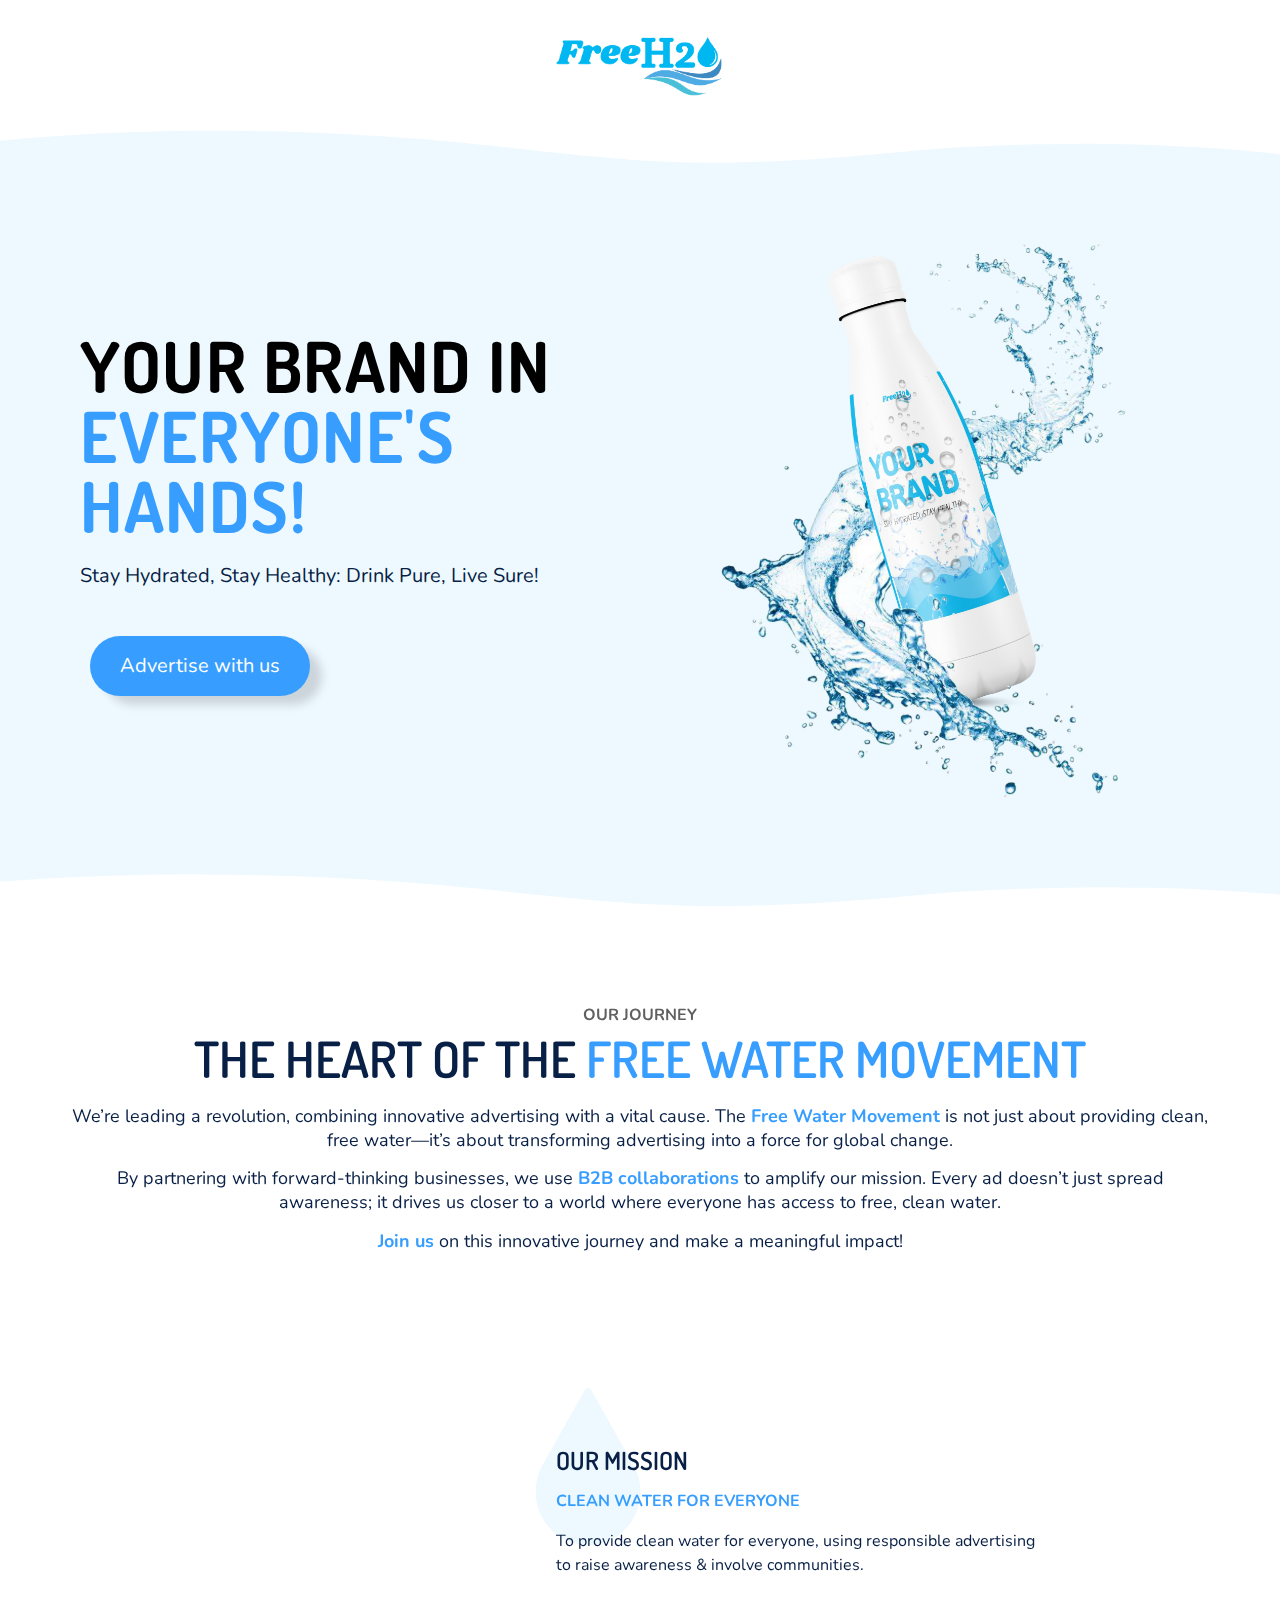
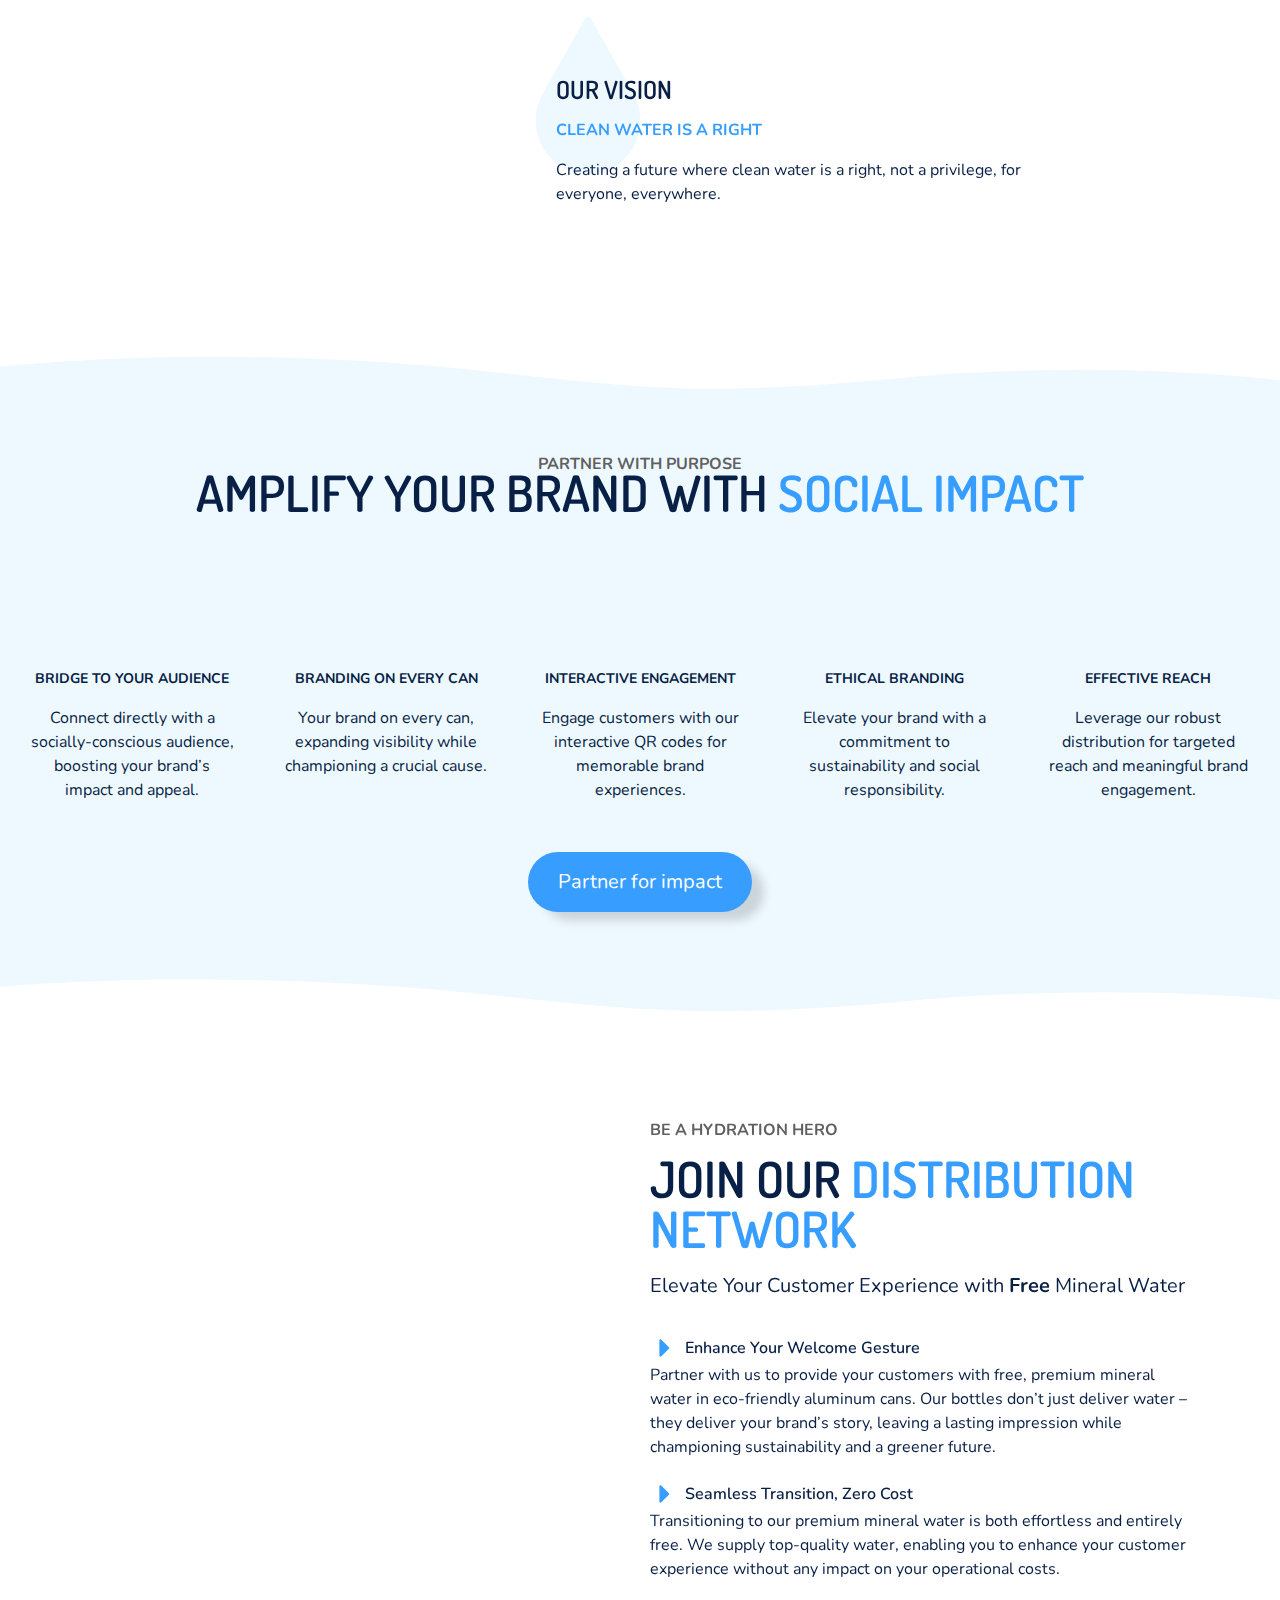
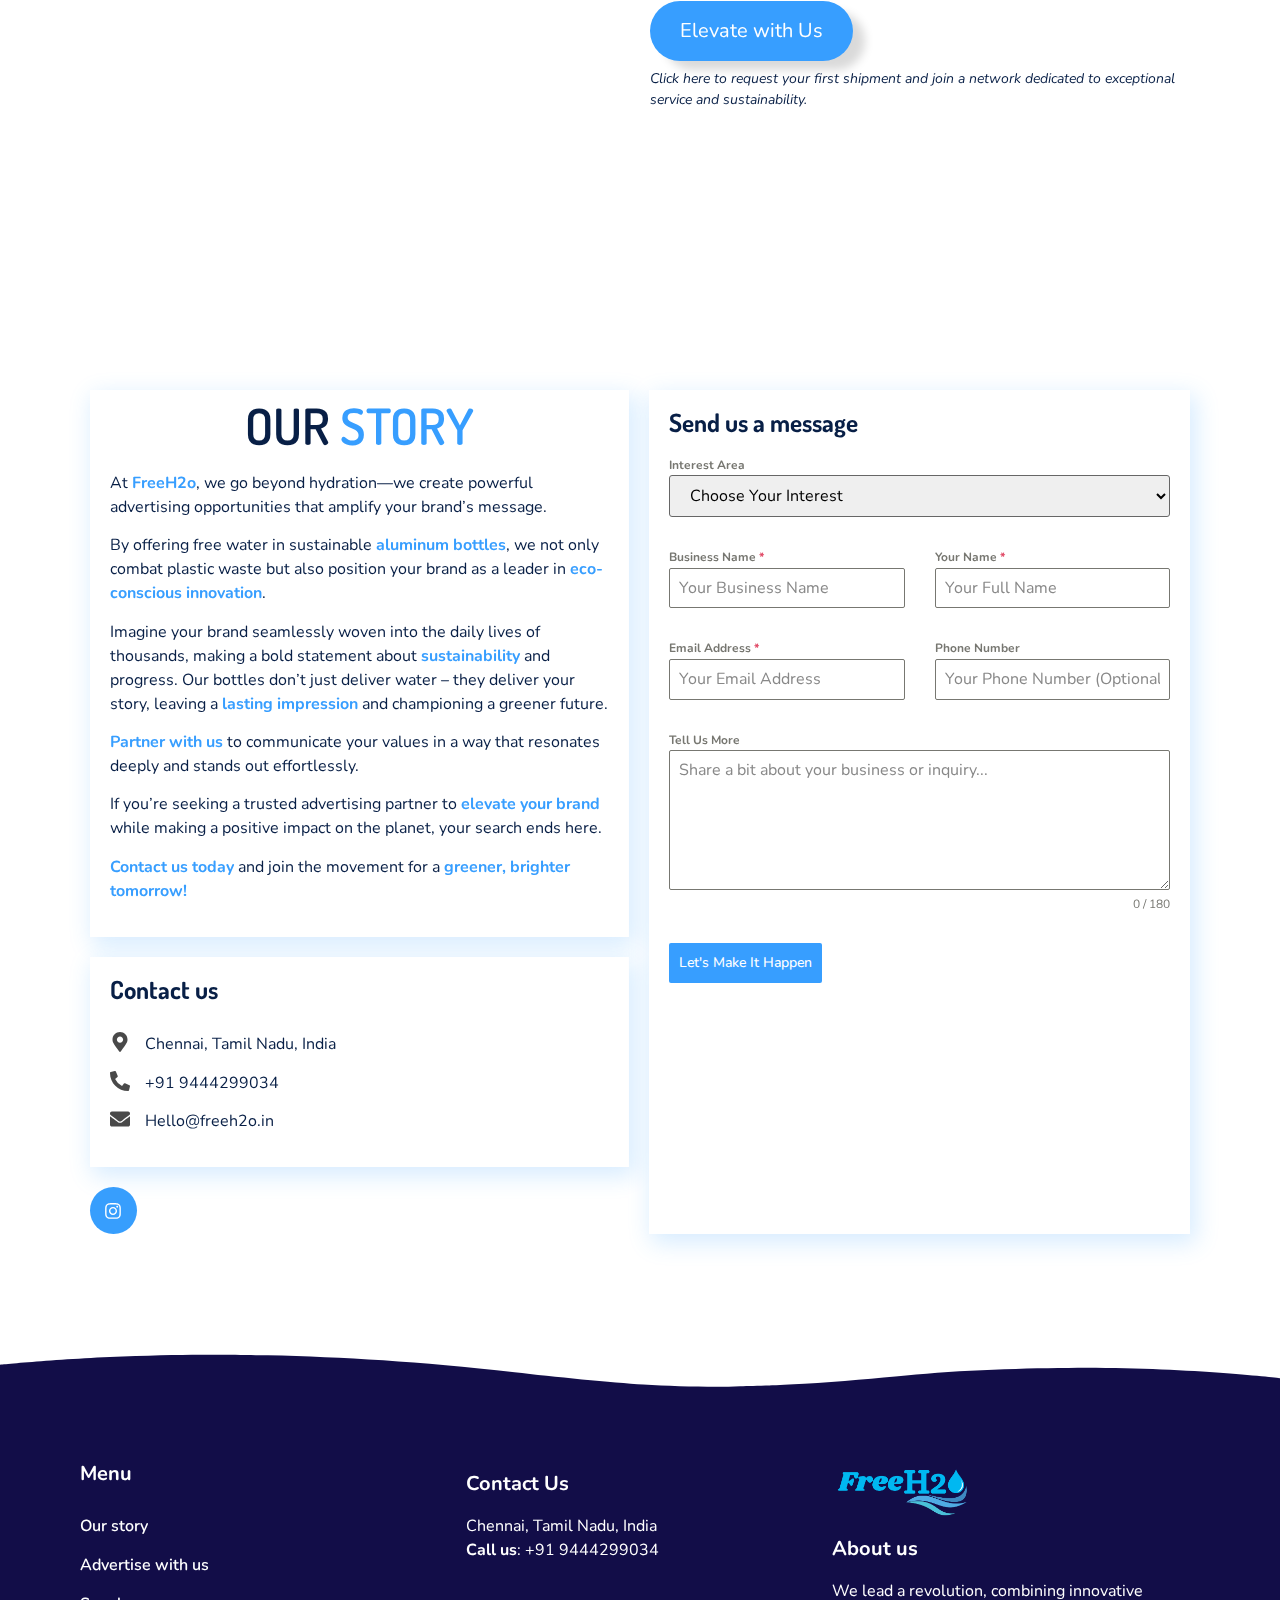
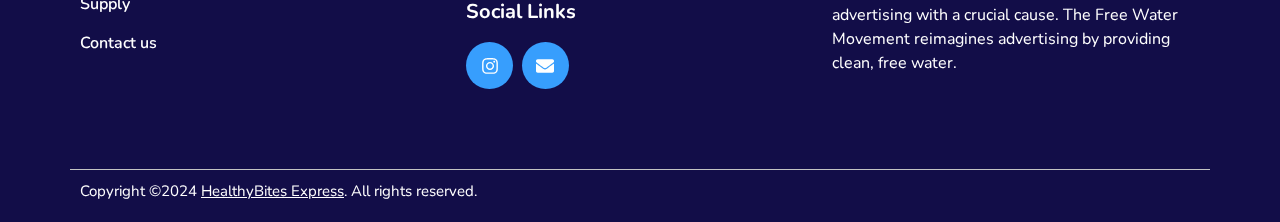
<file: index.html>
<!DOCTYPE html>
<html lang="en-US">


<head>
	<meta charset="UTF-8" />
	<meta name="viewport" content="width=device-width, initial-scale=1" />
	<link rel="profile" href="http://gmpg.org/xfn/11" />
	<link rel="pingback" href="xmlrpc.php" />
	<title>Free Water</title>
<meta name='robots' content='max-image-preview:large' />
<link rel="alternate" type="application/rss+xml" title="Free Water &raquo; Feed" href="feed/index.html" />
<link rel="alternate" type="application/rss+xml" title="Free Water &raquo; Comments Feed" href="comments/feed/index.html" />
<script>
window._wpemojiSettings = {"baseUrl":"https:\/\/s.w.org\/images\/core\/emoji\/14.0.0\/72x72\/","ext":".png","svgUrl":"https:\/\/s.w.org\/images\/core\/emoji\/14.0.0\/svg\/","svgExt":".svg","source":{"concatemoji":"https:\/\/freewater.life\/wp-includes\/js\/wp-emoji-release.min.js?ver=6.4.5"}};
/*! This file is auto-generated */
!function(i,n){var o,s,e;function c(e){try{var t={supportTests:e,timestamp:(new Date).valueOf()};sessionStorage.setItem(o,JSON.stringify(t))}catch(e){}}function p(e,t,n){e.clearRect(0,0,e.canvas.width,e.canvas.height),e.fillText(t,0,0);var t=new Uint32Array(e.getImageData(0,0,e.canvas.width,e.canvas.height).data),r=(e.clearRect(0,0,e.canvas.width,e.canvas.height),e.fillText(n,0,0),new Uint32Array(e.getImageData(0,0,e.canvas.width,e.canvas.height).data));return t.every(function(e,t){return e===r[t]})}function u(e,t,n){switch(t){case"flag":return n(e,"\ud83c\udff3\ufe0f\u200d\u26a7\ufe0f","\ud83c\udff3\ufe0f\u200b\u26a7\ufe0f")?!1:!n(e,"\ud83c\uddfa\ud83c\uddf3","\ud83c\uddfa\u200b\ud83c\uddf3")&&!n(e,"\ud83c\udff4\udb40\udc67\udb40\udc62\udb40\udc65\udb40\udc6e\udb40\udc67\udb40\udc7f","\ud83c\udff4\u200b\udb40\udc67\u200b\udb40\udc62\u200b\udb40\udc65\u200b\udb40\udc6e\u200b\udb40\udc67\u200b\udb40\udc7f");case"emoji":return!n(e,"\ud83e\udef1\ud83c\udffb\u200d\ud83e\udef2\ud83c\udfff","\ud83e\udef1\ud83c\udffb\u200b\ud83e\udef2\ud83c\udfff")}return!1}function f(e,t,n){var r="undefined"!=typeof WorkerGlobalScope&&self instanceof WorkerGlobalScope?new OffscreenCanvas(300,150):i.createElement("canvas"),a=r.getContext("2d",{willReadFrequently:!0}),o=(a.textBaseline="top",a.font="600 32px Arial",{});return e.forEach(function(e){o[e]=t(a,e,n)}),o}function t(e){var t=i.createElement("script");t.src=e,t.defer=!0,i.head.appendChild(t)}"undefined"!=typeof Promise&&(o="wpEmojiSettingsSupports",s=["flag","emoji"],n.supports={everything:!0,everythingExceptFlag:!0},e=new Promise(function(e){i.addEventListener("DOMContentLoaded",e,{once:!0})}),new Promise(function(t){var n=function(){try{var e=JSON.parse(sessionStorage.getItem(o));if("object"==typeof e&&"number"==typeof e.timestamp&&(new Date).valueOf()<e.timestamp+604800&&"object"==typeof e.supportTests)return e.supportTests}catch(e){}return null}();if(!n){if("undefined"!=typeof Worker&&"undefined"!=typeof OffscreenCanvas&&"undefined"!=typeof URL&&URL.createObjectURL&&"undefined"!=typeof Blob)try{var e="postMessage("+f.toString()+"("+[JSON.stringify(s),u.toString(),p.toString()].join(",")+"));",r=new Blob([e],{type:"text/javascript"}),a=new Worker(URL.createObjectURL(r),{name:"wpTestEmojiSupports"});return void(a.onmessage=function(e){c(n=e.data),a.terminate(),t(n)})}catch(e){}c(n=f(s,u,p))}t(n)}).then(function(e){for(var t in e)n.supports[t]=e[t],n.supports.everything=n.supports.everything&&n.supports[t],"flag"!==t&&(n.supports.everythingExceptFlag=n.supports.everythingExceptFlag&&n.supports[t]);n.supports.everythingExceptFlag=n.supports.everythingExceptFlag&&!n.supports.flag,n.DOMReady=!1,n.readyCallback=function(){n.DOMReady=!0}}).then(function(){return e}).then(function(){var e;n.supports.everything||(n.readyCallback(),(e=n.source||{}).concatemoji?t(e.concatemoji):e.wpemoji&&e.twemoji&&(t(e.twemoji),t(e.wpemoji)))}))}((window,document),window._wpemojiSettings);
</script>
<link rel='stylesheet' id='pa-frontend-css' href='wp-content/uploads/premium-addons-elementor/pa-frontend-e295bfe0b.min911b.css?ver=1731639741' media='all' />
<style id='wp-emoji-styles-inline-css'>

	img.wp-smiley, img.emoji {
		display: inline !important;
		border: none !important;
		box-shadow: none !important;
		height: 1em !important;
		width: 1em !important;
		margin: 0 0.07em !important;
		vertical-align: -0.1em !important;
		background: none !important;
		padding: 0 !important;
	}
</style>
<style id='classic-theme-styles-inline-css'>
/*! This file is auto-generated */
.wp-block-button__link{color:#fff;background-color:#32373c;border-radius:9999px;box-shadow:none;text-decoration:none;padding:calc(.667em + 2px) calc(1.333em + 2px);font-size:1.125em}.wp-block-file__button{background:#32373c;color:#fff;text-decoration:none}
</style>
<style id='global-styles-inline-css'>
body{--wp--preset--color--black: #000000;--wp--preset--color--cyan-bluish-gray: #abb8c3;--wp--preset--color--white: #ffffff;--wp--preset--color--pale-pink: #f78da7;--wp--preset--color--vivid-red: #cf2e2e;--wp--preset--color--luminous-vivid-orange: #ff6900;--wp--preset--color--luminous-vivid-amber: #fcb900;--wp--preset--color--light-green-cyan: #7bdcb5;--wp--preset--color--vivid-green-cyan: #00d084;--wp--preset--color--pale-cyan-blue: #8ed1fc;--wp--preset--color--vivid-cyan-blue: #0693e3;--wp--preset--color--vivid-purple: #9b51e0;--wp--preset--gradient--vivid-cyan-blue-to-vivid-purple: linear-gradient(135deg,rgba(6,147,227,1) 0%,rgb(155,81,224) 100%);--wp--preset--gradient--light-green-cyan-to-vivid-green-cyan: linear-gradient(135deg,rgb(122,220,180) 0%,rgb(0,208,130) 100%);--wp--preset--gradient--luminous-vivid-amber-to-luminous-vivid-orange: linear-gradient(135deg,rgba(252,185,0,1) 0%,rgba(255,105,0,1) 100%);--wp--preset--gradient--luminous-vivid-orange-to-vivid-red: linear-gradient(135deg,rgba(255,105,0,1) 0%,rgb(207,46,46) 100%);--wp--preset--gradient--very-light-gray-to-cyan-bluish-gray: linear-gradient(135deg,rgb(238,238,238) 0%,rgb(169,184,195) 100%);--wp--preset--gradient--cool-to-warm-spectrum: linear-gradient(135deg,rgb(74,234,220) 0%,rgb(151,120,209) 20%,rgb(207,42,186) 40%,rgb(238,44,130) 60%,rgb(251,105,98) 80%,rgb(254,248,76) 100%);--wp--preset--gradient--blush-light-purple: linear-gradient(135deg,rgb(255,206,236) 0%,rgb(152,150,240) 100%);--wp--preset--gradient--blush-bordeaux: linear-gradient(135deg,rgb(254,205,165) 0%,rgb(254,45,45) 50%,rgb(107,0,62) 100%);--wp--preset--gradient--luminous-dusk: linear-gradient(135deg,rgb(255,203,112) 0%,rgb(199,81,192) 50%,rgb(65,88,208) 100%);--wp--preset--gradient--pale-ocean: linear-gradient(135deg,rgb(255,245,203) 0%,rgb(182,227,212) 50%,rgb(51,167,181) 100%);--wp--preset--gradient--electric-grass: linear-gradient(135deg,rgb(202,248,128) 0%,rgb(113,206,126) 100%);--wp--preset--gradient--midnight: linear-gradient(135deg,rgb(2,3,129) 0%,rgb(40,116,252) 100%);--wp--preset--font-size--small: 13px;--wp--preset--font-size--medium: 20px;--wp--preset--font-size--large: 36px;--wp--preset--font-size--x-large: 42px;--wp--preset--spacing--20: 0.44rem;--wp--preset--spacing--30: 0.67rem;--wp--preset--spacing--40: 1rem;--wp--preset--spacing--50: 1.5rem;--wp--preset--spacing--60: 2.25rem;--wp--preset--spacing--70: 3.38rem;--wp--preset--spacing--80: 5.06rem;--wp--preset--shadow--natural: 6px 6px 9px rgba(0, 0, 0, 0.2);--wp--preset--shadow--deep: 12px 12px 50px rgba(0, 0, 0, 0.4);--wp--preset--shadow--sharp: 6px 6px 0px rgba(0, 0, 0, 0.2);--wp--preset--shadow--outlined: 6px 6px 0px -3px rgba(255, 255, 255, 1), 6px 6px rgba(0, 0, 0, 1);--wp--preset--shadow--crisp: 6px 6px 0px rgba(0, 0, 0, 1);}:where(.is-layout-flex){gap: 0.5em;}:where(.is-layout-grid){gap: 0.5em;}body .is-layout-flow > .alignleft{float: left;margin-inline-start: 0;margin-inline-end: 2em;}body .is-layout-flow > .alignright{float: right;margin-inline-start: 2em;margin-inline-end: 0;}body .is-layout-flow > .aligncenter{margin-left: auto !important;margin-right: auto !important;}body .is-layout-constrained > .alignleft{float: left;margin-inline-start: 0;margin-inline-end: 2em;}body .is-layout-constrained > .alignright{float: right;margin-inline-start: 2em;margin-inline-end: 0;}body .is-layout-constrained > .aligncenter{margin-left: auto !important;margin-right: auto !important;}body .is-layout-constrained > :where(:not(.alignleft):not(.alignright):not(.alignfull)){max-width: var(--wp--style--global--content-size);margin-left: auto !important;margin-right: auto !important;}body .is-layout-constrained > .alignwide{max-width: var(--wp--style--global--wide-size);}body .is-layout-flex{display: flex;}body .is-layout-flex{flex-wrap: wrap;align-items: center;}body .is-layout-flex > *{margin: 0;}body .is-layout-grid{display: grid;}body .is-layout-grid > *{margin: 0;}:where(.wp-block-columns.is-layout-flex){gap: 2em;}:where(.wp-block-columns.is-layout-grid){gap: 2em;}:where(.wp-block-post-template.is-layout-flex){gap: 1.25em;}:where(.wp-block-post-template.is-layout-grid){gap: 1.25em;}.has-black-color{color: var(--wp--preset--color--black) !important;}.has-cyan-bluish-gray-color{color: var(--wp--preset--color--cyan-bluish-gray) !important;}.has-white-color{color: var(--wp--preset--color--white) !important;}.has-pale-pink-color{color: var(--wp--preset--color--pale-pink) !important;}.has-vivid-red-color{color: var(--wp--preset--color--vivid-red) !important;}.has-luminous-vivid-orange-color{color: var(--wp--preset--color--luminous-vivid-orange) !important;}.has-luminous-vivid-amber-color{color: var(--wp--preset--color--luminous-vivid-amber) !important;}.has-light-green-cyan-color{color: var(--wp--preset--color--light-green-cyan) !important;}.has-vivid-green-cyan-color{color: var(--wp--preset--color--vivid-green-cyan) !important;}.has-pale-cyan-blue-color{color: var(--wp--preset--color--pale-cyan-blue) !important;}.has-vivid-cyan-blue-color{color: var(--wp--preset--color--vivid-cyan-blue) !important;}.has-vivid-purple-color{color: var(--wp--preset--color--vivid-purple) !important;}.has-black-background-color{background-color: var(--wp--preset--color--black) !important;}.has-cyan-bluish-gray-background-color{background-color: var(--wp--preset--color--cyan-bluish-gray) !important;}.has-white-background-color{background-color: var(--wp--preset--color--white) !important;}.has-pale-pink-background-color{background-color: var(--wp--preset--color--pale-pink) !important;}.has-vivid-red-background-color{background-color: var(--wp--preset--color--vivid-red) !important;}.has-luminous-vivid-orange-background-color{background-color: var(--wp--preset--color--luminous-vivid-orange) !important;}.has-luminous-vivid-amber-background-color{background-color: var(--wp--preset--color--luminous-vivid-amber) !important;}.has-light-green-cyan-background-color{background-color: var(--wp--preset--color--light-green-cyan) !important;}.has-vivid-green-cyan-background-color{background-color: var(--wp--preset--color--vivid-green-cyan) !important;}.has-pale-cyan-blue-background-color{background-color: var(--wp--preset--color--pale-cyan-blue) !important;}.has-vivid-cyan-blue-background-color{background-color: var(--wp--preset--color--vivid-cyan-blue) !important;}.has-vivid-purple-background-color{background-color: var(--wp--preset--color--vivid-purple) !important;}.has-black-border-color{border-color: var(--wp--preset--color--black) !important;}.has-cyan-bluish-gray-border-color{border-color: var(--wp--preset--color--cyan-bluish-gray) !important;}.has-white-border-color{border-color: var(--wp--preset--color--white) !important;}.has-pale-pink-border-color{border-color: var(--wp--preset--color--pale-pink) !important;}.has-vivid-red-border-color{border-color: var(--wp--preset--color--vivid-red) !important;}.has-luminous-vivid-orange-border-color{border-color: var(--wp--preset--color--luminous-vivid-orange) !important;}.has-luminous-vivid-amber-border-color{border-color: var(--wp--preset--color--luminous-vivid-amber) !important;}.has-light-green-cyan-border-color{border-color: var(--wp--preset--color--light-green-cyan) !important;}.has-vivid-green-cyan-border-color{border-color: var(--wp--preset--color--vivid-green-cyan) !important;}.has-pale-cyan-blue-border-color{border-color: var(--wp--preset--color--pale-cyan-blue) !important;}.has-vivid-cyan-blue-border-color{border-color: var(--wp--preset--color--vivid-cyan-blue) !important;}.has-vivid-purple-border-color{border-color: var(--wp--preset--color--vivid-purple) !important;}.has-vivid-cyan-blue-to-vivid-purple-gradient-background{background: var(--wp--preset--gradient--vivid-cyan-blue-to-vivid-purple) !important;}.has-light-green-cyan-to-vivid-green-cyan-gradient-background{background: var(--wp--preset--gradient--light-green-cyan-to-vivid-green-cyan) !important;}.has-luminous-vivid-amber-to-luminous-vivid-orange-gradient-background{background: var(--wp--preset--gradient--luminous-vivid-amber-to-luminous-vivid-orange) !important;}.has-luminous-vivid-orange-to-vivid-red-gradient-background{background: var(--wp--preset--gradient--luminous-vivid-orange-to-vivid-red) !important;}.has-very-light-gray-to-cyan-bluish-gray-gradient-background{background: var(--wp--preset--gradient--very-light-gray-to-cyan-bluish-gray) !important;}.has-cool-to-warm-spectrum-gradient-background{background: var(--wp--preset--gradient--cool-to-warm-spectrum) !important;}.has-blush-light-purple-gradient-background{background: var(--wp--preset--gradient--blush-light-purple) !important;}.has-blush-bordeaux-gradient-background{background: var(--wp--preset--gradient--blush-bordeaux) !important;}.has-luminous-dusk-gradient-background{background: var(--wp--preset--gradient--luminous-dusk) !important;}.has-pale-ocean-gradient-background{background: var(--wp--preset--gradient--pale-ocean) !important;}.has-electric-grass-gradient-background{background: var(--wp--preset--gradient--electric-grass) !important;}.has-midnight-gradient-background{background: var(--wp--preset--gradient--midnight) !important;}.has-small-font-size{font-size: var(--wp--preset--font-size--small) !important;}.has-medium-font-size{font-size: var(--wp--preset--font-size--medium) !important;}.has-large-font-size{font-size: var(--wp--preset--font-size--large) !important;}.has-x-large-font-size{font-size: var(--wp--preset--font-size--x-large) !important;}
.wp-block-navigation a:where(:not(.wp-element-button)){color: inherit;}
:where(.wp-block-post-template.is-layout-flex){gap: 1.25em;}:where(.wp-block-post-template.is-layout-grid){gap: 1.25em;}
:where(.wp-block-columns.is-layout-flex){gap: 2em;}:where(.wp-block-columns.is-layout-grid){gap: 2em;}
.wp-block-pullquote{font-size: 1.5em;line-height: 1.6;}
</style>
<link rel='stylesheet' id='hfe-style-css' href='wp-content/plugins/header-footer-elementor/assets/css/header-footer-elementor4a8b.css?ver=1.6.23' media='all' />
<link rel='stylesheet' id='elementor-frontend-css' href='wp-content/plugins/elementor/assets/css/frontend-lite.minf3b2.css?ver=3.18.3' media='all' />
<link rel='stylesheet' id='swiper-css' href='wp-content/plugins/elementor/assets/lib/swiper/v8/css/swiper.min94a4.css?ver=8.4.5' media='all' />
<link rel='stylesheet' id='elementor-post-5-css' href='wp-content/uploads/elementor/css/post-51b86.css?ver=1706357974' media='all' />
<link rel='stylesheet' id='she-header-style-css' href='wp-content/plugins/sticky-header-effects-for-elementor/assets/css/she-header-style744a.css?ver=1.6.10' media='all' />
<link rel='stylesheet' id='elementor-post-37-css' href='wp-content/uploads/elementor/css/post-37fa44.css?ver=1708804208' media='all' />
<link rel='stylesheet' id='hfe-widgets-style-css' href='wp-content/plugins/header-footer-elementor/inc/widgets-css/frontend4a8b.css?ver=1.6.23' media='all' />
<link rel='stylesheet' id='elementor-post-30-css' href='wp-content/uploads/elementor/css/post-30fcd5.css?ver=1708795573' media='all' />
<link rel='stylesheet' id='elementor-post-193-css' href='wp-content/uploads/elementor/css/post-193fa44.css?ver=1708804208' media='all' />
<link rel='stylesheet' id='hello-elementor-css' href='wp-content/themes/hello-elementor/style.min6e0e.css?ver=3.0.0' media='all' />
<link rel='stylesheet' id='hello-elementor-theme-style-css' href='wp-content/themes/hello-elementor/theme.min6e0e.css?ver=3.0.0' media='all' />
<link rel='stylesheet' id='hello-elementor-header-footer-css' href='wp-content/themes/hello-elementor/header-footer.min6e0e.css?ver=3.0.0' media='all' />
<link rel='stylesheet' id='google-fonts-1-css' href='https://fonts.googleapis.com/css?family=Roboto%3A100%2C100italic%2C200%2C200italic%2C300%2C300italic%2C400%2C400italic%2C500%2C500italic%2C600%2C600italic%2C700%2C700italic%2C800%2C800italic%2C900%2C900italic%7CRoboto+Slab%3A100%2C100italic%2C200%2C200italic%2C300%2C300italic%2C400%2C400italic%2C500%2C500italic%2C600%2C600italic%2C700%2C700italic%2C800%2C800italic%2C900%2C900italic%7CNunito%3A100%2C100italic%2C200%2C200italic%2C300%2C300italic%2C400%2C400italic%2C500%2C500italic%2C600%2C600italic%2C700%2C700italic%2C800%2C800italic%2C900%2C900italic%7CDosis%3A100%2C100italic%2C200%2C200italic%2C300%2C300italic%2C400%2C400italic%2C500%2C500italic%2C600%2C600italic%2C700%2C700italic%2C800%2C800italic%2C900%2C900italic&amp;display=swap&amp;ver=6.4.5' media='all' />
<link rel="preconnect" href="https://fonts.gstatic.com/" crossorigin><script src="wp-includes/js/jquery/jquery.minf43b.js?ver=3.7.1" id="jquery-core-js"></script>
<script src="wp-includes/js/jquery/jquery-migrate.min5589.js?ver=3.4.1" id="jquery-migrate-js"></script>
<script src="wp-content/plugins/sticky-header-effects-for-elementor/assets/js/she-header744a.js?ver=1.6.10" id="she-header-js"></script>
<link rel="https://api.w.org/" href="wp-json/index.html" /><link rel="alternate" type="application/json" href="wp-json/wp/v2/pages/37.json" /><link rel="EditURI" type="application/rsd+xml" title="RSD" href="xmlrpc0db0.php?rsd" />
<meta name="generator" content="WordPress 6.4.5" />
<link rel="canonical" href="index.html" />
<link rel='shortlink' href='index.html' />
<link rel="alternate" type="application/json+oembed" href="wp-json/oembed/1.0/embed8235.json?url=https%3A%2F%2Ffreewater.life%2F" />
<link rel="alternate" type="text/xml+oembed" href="wp-json/oembed/1.0/embed2016?url=https%3A%2F%2Ffreewater.life%2F&amp;format=xml" />
<meta name="generator" content="Elementor 3.18.3; features: e_dom_optimization, e_optimized_assets_loading, e_optimized_css_loading, e_font_icon_svg, additional_custom_breakpoints, block_editor_assets_optimize, e_image_loading_optimization; settings: css_print_method-external, google_font-enabled, font_display-swap">
<link rel="icon" href="wp-content/uploads/2024/02/faviconfinal-01.png" sizes="32x32" />
<link rel="icon" href="wp-content/uploads/2024/02/faviconfinal-01.png" sizes="192x192" />
<link rel="apple-touch-icon" href="wp-content/uploads/2024/02/faviconfinal-01.png" />
<meta name="msapplication-TileImage" content="https://freewater.life/wp-content/uploads/2024/02/faviconfinal-01.png" />
</head>

<body class="home page-template-default page page-id-37 ehf-header ehf-footer ehf-template-hello-elementor ehf-stylesheet-hello-elementor elementor-default elementor-kit-5 elementor-page elementor-page-37">
<div id="page" class="hfeed site">

		<header id="masthead" itemscope="itemscope" itemtype="https://schema.org/WPHeader">
			<p class="main-title bhf-hidden" itemprop="headline"><a href="index.html" title="Free Water" rel="home">Free Water</a></p>
					<div data-elementor-type="wp-post" data-elementor-id="30" class="elementor elementor-30">
							<div class="elementor-element elementor-element-3f96b8b e-con-full she-header-yes e-flex e-con e-parent" data-id="3f96b8b" data-element_type="container" data-settings="{&quot;content_width&quot;:&quot;full&quot;,&quot;background_background&quot;:&quot;classic&quot;,&quot;shape_divider_bottom&quot;:&quot;waves&quot;,&quot;transparent&quot;:&quot;yes&quot;,&quot;scroll_distance&quot;:{&quot;unit&quot;:&quot;px&quot;,&quot;size&quot;:80,&quot;sizes&quot;:[]},&quot;transparent_on&quot;:[&quot;desktop&quot;,&quot;tablet&quot;,&quot;mobile&quot;],&quot;scroll_distance_tablet&quot;:{&quot;unit&quot;:&quot;px&quot;,&quot;size&quot;:&quot;&quot;,&quot;sizes&quot;:[]},&quot;scroll_distance_mobile&quot;:{&quot;unit&quot;:&quot;px&quot;,&quot;size&quot;:&quot;&quot;,&quot;sizes&quot;:[]}}" data-core-v316-plus="true">
				<div class="elementor-shape elementor-shape-bottom" data-negative="false">
			<svg xmlns="http://www.w3.org/2000/svg" viewBox="0 0 1000 100" preserveAspectRatio="none">
	<path class="elementor-shape-fill" d="M421.9,6.5c22.6-2.5,51.5,0.4,75.5,5.3c23.6,4.9,70.9,23.5,100.5,35.7c75.8,32.2,133.7,44.5,192.6,49.7
	c23.6,2.1,48.7,3.5,103.4-2.5c54.7-6,106.2-25.6,106.2-25.6V0H0v30.3c0,0,72,32.6,158.4,30.5c39.2-0.7,92.8-6.7,134-22.4
	c21.2-8.1,52.2-18.2,79.7-24.2C399.3,7.9,411.6,7.5,421.9,6.5z"/>
</svg>		</div>
		<div class="elementor-element elementor-element-c1dc7d6 e-con-full e-flex e-con e-child" data-id="c1dc7d6" data-element_type="container" data-settings="{&quot;content_width&quot;:&quot;full&quot;}">
				<div class="elementor-element elementor-element-e7709c3 elementor-widget elementor-widget-image" data-id="e7709c3" data-element_type="widget" data-widget_type="image.default">
				<div class="elementor-widget-container">
			<style>/*! elementor - v3.18.0 - 20-12-2023 */
.elementor-widget-image{text-align:center}.elementor-widget-image a{display:inline-block}.elementor-widget-image a img[src$=".svg"]{width:48px}.elementor-widget-image img{vertical-align:middle;display:inline-block}</style>												<img fetchpriority="high" width="800" height="306" src="wp-content/uploads/2024/01/Blue.png" class="attachment-large size-large wp-image-65" alt="" />															</div>
				</div>
				</div>
				</div>
							</div>
				</header>

	
<main id="content" class="site-main post-37 page type-page status-publish hentry">

	
	<div class="page-content">
				<div data-elementor-type="wp-page" data-elementor-id="37" class="elementor elementor-37">
							<div class="elementor-element elementor-element-9fbce48 e-flex e-con-boxed e-con e-parent" data-id="9fbce48" data-element_type="container" data-settings="{&quot;background_background&quot;:&quot;classic&quot;,&quot;shape_divider_top&quot;:&quot;waves&quot;,&quot;shape_divider_top_negative&quot;:&quot;yes&quot;,&quot;shape_divider_bottom&quot;:&quot;waves&quot;,&quot;content_width&quot;:&quot;boxed&quot;}" data-core-v316-plus="true">
					<div class="e-con-inner">
				<div class="elementor-shape elementor-shape-top" data-negative="true">
			<svg xmlns="http://www.w3.org/2000/svg" viewBox="0 0 1000 100" preserveAspectRatio="none">
	<path class="elementor-shape-fill" d="M790.5,93.1c-59.3-5.3-116.8-18-192.6-50c-29.6-12.7-76.9-31-100.5-35.9c-23.6-4.9-52.6-7.8-75.5-5.3
	c-10.2,1.1-22.6,1.4-50.1,7.4c-27.2,6.3-58.2,16.6-79.4,24.7c-41.3,15.9-94.9,21.9-134,22.6C72,58.2,0,25.8,0,25.8V100h1000V65.3
	c0,0-51.5,19.4-106.2,25.7C839.5,97,814.1,95.2,790.5,93.1z"/>
</svg>		</div>
				<div class="elementor-shape elementor-shape-bottom" data-negative="false">
			<svg xmlns="http://www.w3.org/2000/svg" viewBox="0 0 1000 100" preserveAspectRatio="none">
	<path class="elementor-shape-fill" d="M421.9,6.5c22.6-2.5,51.5,0.4,75.5,5.3c23.6,4.9,70.9,23.5,100.5,35.7c75.8,32.2,133.7,44.5,192.6,49.7
	c23.6,2.1,48.7,3.5,103.4-2.5c54.7-6,106.2-25.6,106.2-25.6V0H0v30.3c0,0,72,32.6,158.4,30.5c39.2-0.7,92.8-6.7,134-22.4
	c21.2-8.1,52.2-18.2,79.7-24.2C399.3,7.9,411.6,7.5,421.9,6.5z"/>
</svg>		</div>
		<div class="elementor-element elementor-element-b50c119 e-con-full e-flex e-con e-child" data-id="b50c119" data-element_type="container" data-settings="{&quot;content_width&quot;:&quot;full&quot;}">
				<div class="elementor-element elementor-element-b0ed817 elementor-widget elementor-widget-heading" data-id="b0ed817" data-element_type="widget" data-widget_type="heading.default">
				<div class="elementor-widget-container">
			<style>/*! elementor - v3.18.0 - 20-12-2023 */
.elementor-heading-title{padding:0;margin:0;line-height:1}.elementor-widget-heading .elementor-heading-title[class*=elementor-size-]>a{color:inherit;font-size:inherit;line-height:inherit}.elementor-widget-heading .elementor-heading-title.elementor-size-small{font-size:15px}.elementor-widget-heading .elementor-heading-title.elementor-size-medium{font-size:19px}.elementor-widget-heading .elementor-heading-title.elementor-size-large{font-size:29px}.elementor-widget-heading .elementor-heading-title.elementor-size-xl{font-size:39px}.elementor-widget-heading .elementor-heading-title.elementor-size-xxl{font-size:59px}</style><h1 class="elementor-heading-title elementor-size-default"><span style="color: #000000;">Your brand in </span> <br>Everyone's Hands!</h1>		</div>
				</div>
				<div class="elementor-element elementor-element-106858a elementor-widget elementor-widget-text-editor" data-id="106858a" data-element_type="widget" data-widget_type="text-editor.default">
				<div class="elementor-widget-container">
			<style>/*! elementor - v3.18.0 - 20-12-2023 */
.elementor-widget-text-editor.elementor-drop-cap-view-stacked .elementor-drop-cap{background-color:#69727d;color:#fff}.elementor-widget-text-editor.elementor-drop-cap-view-framed .elementor-drop-cap{color:#69727d;border:3px solid;background-color:transparent}.elementor-widget-text-editor:not(.elementor-drop-cap-view-default) .elementor-drop-cap{margin-top:8px}.elementor-widget-text-editor:not(.elementor-drop-cap-view-default) .elementor-drop-cap-letter{width:1em;height:1em}.elementor-widget-text-editor .elementor-drop-cap{float:left;text-align:center;line-height:1;font-size:50px}.elementor-widget-text-editor .elementor-drop-cap-letter{display:inline-block}</style>				<p><span style="font-weight: 400;">Stay Hydrated, Stay Healthy: Drink Pure, Live Sure!</span></p>						</div>
				</div>
		<div class="elementor-element elementor-element-2f8e26c e-flex e-con-boxed e-con e-child" data-id="2f8e26c" data-element_type="container" data-settings="{&quot;content_width&quot;:&quot;boxed&quot;}">
					<div class="e-con-inner">
				<div class="elementor-element elementor-element-8fbd9ba elementor-mobile-align-center elementor-widget-mobile__width-auto elementor-widget elementor-widget-button" data-id="8fbd9ba" data-element_type="widget" data-widget_type="button.default">
				<div class="elementor-widget-container">
					<div class="elementor-button-wrapper">
			<a class="elementor-button elementor-button-link elementor-size-sm" href="#advertise">
						<span class="elementor-button-content-wrapper">
						<span class="elementor-button-text">Advertise with us</span>
		</span>
					</a>
		</div>
				</div>
				</div>
					</div>
				</div>
				</div>
		<div class="elementor-element elementor-element-c147c9d e-con-full e-flex e-con e-child" data-id="c147c9d" data-element_type="container" data-settings="{&quot;content_width&quot;:&quot;full&quot;}">
				<div class="elementor-element elementor-element-546aac2 first premium-floating-effects-yes elementor-widget elementor-widget-image" data-id="546aac2" data-element_type="widget" id="first" data-settings="{&quot;premium_fe_target&quot;:&quot;.first&quot;,&quot;premium_fe_Xtranslate&quot;:{&quot;unit&quot;:&quot;px&quot;,&quot;size&quot;:&quot;&quot;,&quot;sizes&quot;:{&quot;from&quot;:0,&quot;to&quot;:0}},&quot;premium_fe_Ytranslate&quot;:{&quot;unit&quot;:&quot;px&quot;,&quot;size&quot;:&quot;&quot;,&quot;sizes&quot;:{&quot;from&quot;:-10,&quot;to&quot;:0}},&quot;premium_fe_trans_duration&quot;:{&quot;unit&quot;:&quot;px&quot;,&quot;size&quot;:6000,&quot;sizes&quot;:[]},&quot;premium_fe_translate_switcher&quot;:&quot;yes&quot;,&quot;premium_fe_Xtranslate_tablet&quot;:{&quot;unit&quot;:&quot;px&quot;,&quot;size&quot;:&quot;&quot;,&quot;sizes&quot;:[]},&quot;premium_fe_Xtranslate_mobile&quot;:{&quot;unit&quot;:&quot;px&quot;,&quot;size&quot;:&quot;&quot;,&quot;sizes&quot;:[]},&quot;premium_fe_Ytranslate_tablet&quot;:{&quot;unit&quot;:&quot;px&quot;,&quot;size&quot;:&quot;&quot;,&quot;sizes&quot;:[]},&quot;premium_fe_Ytranslate_mobile&quot;:{&quot;unit&quot;:&quot;px&quot;,&quot;size&quot;:&quot;&quot;,&quot;sizes&quot;:[]},&quot;premium_fe_trans_delay&quot;:{&quot;unit&quot;:&quot;px&quot;,&quot;size&quot;:&quot;&quot;,&quot;sizes&quot;:[]},&quot;premium_fe_direction&quot;:&quot;alternate&quot;,&quot;premium_fe_loop&quot;:&quot;default&quot;,&quot;premium_fe_easing&quot;:&quot;easeInOutSine&quot;}" data-widget_type="image.default">
				<div class="elementor-widget-container">
															<img decoding="async" width="2172" height="2200" src="wp-content/uploads/2024/02/w-obg1-1.png" class="attachment-full size-full wp-image-398" alt="" />															</div>
				</div>
				</div>
					</div>
				</div>
		<div class="elementor-element elementor-element-3eea14e about e-flex e-con-boxed e-con e-parent" data-id="3eea14e" data-element_type="container" id="about" data-settings="{&quot;content_width&quot;:&quot;boxed&quot;}" data-core-v316-plus="true">
					<div class="e-con-inner">
				<div class="elementor-element elementor-element-6f99c5f elementor-widget elementor-widget-heading" data-id="6f99c5f" data-element_type="widget" data-widget_type="heading.default">
				<div class="elementor-widget-container">
			<p class="elementor-heading-title elementor-size-default">Our Journey</p>		</div>
				</div>
				<div class="elementor-element elementor-element-be0fa9b elementor-widget elementor-widget-heading" data-id="be0fa9b" data-element_type="widget" data-widget_type="heading.default">
				<div class="elementor-widget-container">
			<h2 class="elementor-heading-title elementor-size-default">The Heart of the <span style="color:#379EFF;"> Free Water Movement</span> </h2>		</div>
				</div>
				<div class="elementor-element elementor-element-eadc38d elementor-widget elementor-widget-text-editor" data-id="eadc38d" data-element_type="widget" data-widget_type="text-editor.default">
					<div class="elementor-widget-container">
						<p>
							We’re leading a revolution, combining innovative advertising with a vital cause. The <strong style="color:#379EFF;">Free Water Movement</strong> is not just about providing clean, free water—it’s about transforming advertising into a force for global change. 
						</p>
						<p>
							By partnering with forward-thinking businesses, we use <strong style="color:#379EFF;">B2B collaborations</strong> to amplify our mission. Every ad doesn’t just spread awareness; it drives us closer to a world where everyone has access to free, clean water. 
						</p>
						<p>
							<strong style="color:#379EFF;">Join us</strong> on this innovative journey and make a meaningful impact!
						</p>
					</div>
					
				</div>
					</div>
				</div>
		<div class="elementor-element elementor-element-7626eb4 e-flex e-con-boxed e-con e-parent" data-id="7626eb4" data-element_type="container" data-settings="{&quot;content_width&quot;:&quot;boxed&quot;}" data-core-v316-plus="true">
					<div class="e-con-inner">
		<div class="elementor-element elementor-element-9e5ed74 e-con-full e-flex e-con e-child" data-id="9e5ed74" data-element_type="container" data-settings="{&quot;content_width&quot;:&quot;full&quot;}">
				<div class="elementor-element elementor-element-cab6f93 premium-floating-effects-yes first elementor-widget elementor-widget-image" data-id="cab6f93" data-element_type="widget" id="second" data-settings="{&quot;premium_fe_target&quot;:&quot;.first&quot;,&quot;premium_fe_translate_switcher&quot;:&quot;yes&quot;,&quot;premium_fe_Xtranslate&quot;:{&quot;unit&quot;:&quot;px&quot;,&quot;size&quot;:&quot;&quot;,&quot;sizes&quot;:{&quot;from&quot;:0,&quot;to&quot;:0}},&quot;premium_fe_Ytranslate&quot;:{&quot;unit&quot;:&quot;px&quot;,&quot;size&quot;:&quot;&quot;,&quot;sizes&quot;:{&quot;from&quot;:-10,&quot;to&quot;:0}},&quot;premium_fe_trans_duration&quot;:{&quot;unit&quot;:&quot;px&quot;,&quot;size&quot;:6000,&quot;sizes&quot;:[]},&quot;premium_fe_Xtranslate_tablet&quot;:{&quot;unit&quot;:&quot;px&quot;,&quot;size&quot;:&quot;&quot;,&quot;sizes&quot;:[]},&quot;premium_fe_Xtranslate_mobile&quot;:{&quot;unit&quot;:&quot;px&quot;,&quot;size&quot;:&quot;&quot;,&quot;sizes&quot;:[]},&quot;premium_fe_Ytranslate_tablet&quot;:{&quot;unit&quot;:&quot;px&quot;,&quot;size&quot;:&quot;&quot;,&quot;sizes&quot;:[]},&quot;premium_fe_Ytranslate_mobile&quot;:{&quot;unit&quot;:&quot;px&quot;,&quot;size&quot;:&quot;&quot;,&quot;sizes&quot;:[]},&quot;premium_fe_trans_delay&quot;:{&quot;unit&quot;:&quot;px&quot;,&quot;size&quot;:&quot;&quot;,&quot;sizes&quot;:[]},&quot;premium_fe_direction&quot;:&quot;alternate&quot;,&quot;premium_fe_loop&quot;:&quot;default&quot;,&quot;premium_fe_easing&quot;:&quot;easeInOutSine&quot;}" data-widget_type="image.default">
				<div class="elementor-widget-container">
															<img decoding="async" width="1396" height="3198" src="wp-content/uploads/2024/02/w-obg9-1.png" class="attachment-full size-full wp-image-391" alt="" />															</div>
				</div>
				</div>
		<div class="elementor-element elementor-element-891e24b e-con-full e-flex e-con e-child" data-id="891e24b" data-element_type="container" data-settings="{&quot;content_width&quot;:&quot;full&quot;}">
		<div class="elementor-element elementor-element-6288ea3 e-flex e-con-boxed e-con e-child" data-id="6288ea3" data-element_type="container" data-settings="{&quot;content_width&quot;:&quot;boxed&quot;}">
					<div class="e-con-inner">
		<div class="elementor-element elementor-element-ec79fa0 e-flex e-con-boxed e-con e-child" data-id="ec79fa0" data-element_type="container" data-settings="{&quot;background_background&quot;:&quot;classic&quot;,&quot;content_width&quot;:&quot;boxed&quot;}">
					<div class="e-con-inner">
				<div class="elementor-element elementor-element-c77910b elementor-widget elementor-widget-heading" data-id="c77910b" data-element_type="widget" data-widget_type="heading.default">
				<div class="elementor-widget-container">
			<h6 class="elementor-heading-title elementor-size-default">OUR MISSION</h6>		</div>
				</div>
				<div class="elementor-element elementor-element-8f78bf4 elementor-widget elementor-widget-heading" data-id="8f78bf4" data-element_type="widget" data-widget_type="heading.default">
				<div class="elementor-widget-container">
			<p class="elementor-heading-title elementor-size-default">CLEAN WATER FOR EVERYONE</p>		</div>
				</div>
				<div class="elementor-element elementor-element-b35f60b elementor-widget elementor-widget-text-editor" data-id="b35f60b" data-element_type="widget" data-widget_type="text-editor.default">
				<div class="elementor-widget-container">
							To provide clean water for everyone, using responsible advertising to raise awareness &#038; involve communities.						</div>
				</div>
					</div>
				</div>
		<div class="elementor-element elementor-element-c977b89 e-flex e-con-boxed e-con e-child" data-id="c977b89" data-element_type="container" data-settings="{&quot;background_background&quot;:&quot;classic&quot;,&quot;content_width&quot;:&quot;boxed&quot;}">
					<div class="e-con-inner">
				<div class="elementor-element elementor-element-4c6e26f elementor-widget elementor-widget-heading" data-id="4c6e26f" data-element_type="widget" data-widget_type="heading.default">
				<div class="elementor-widget-container">
			<h6 class="elementor-heading-title elementor-size-default">OUR VISION</h6>		</div>
				</div>
				<div class="elementor-element elementor-element-a170bc4 elementor-widget elementor-widget-heading" data-id="a170bc4" data-element_type="widget" data-widget_type="heading.default">
				<div class="elementor-widget-container">
			<p class="elementor-heading-title elementor-size-default">CLEAN WATER IS A RIGHT</p>		</div>
				</div>
				<div class="elementor-element elementor-element-abdca28 elementor-widget elementor-widget-text-editor" data-id="abdca28" data-element_type="widget" data-widget_type="text-editor.default">
				<div class="elementor-widget-container">
							Creating a future where clean water is a right, not a privilege, for everyone, everywhere.						</div>
				</div>
					</div>
				</div>
					</div>
				</div>
				</div>
					</div>
				</div>
		<div class="elementor-element elementor-element-ff4f62b advertise e-flex e-con-boxed e-con e-parent" data-id="ff4f62b" data-element_type="container" id="advertise" data-settings="{&quot;background_background&quot;:&quot;classic&quot;,&quot;shape_divider_top&quot;:&quot;waves&quot;,&quot;shape_divider_top_negative&quot;:&quot;yes&quot;,&quot;shape_divider_bottom&quot;:&quot;waves&quot;,&quot;content_width&quot;:&quot;boxed&quot;}" data-core-v316-plus="true">
					<div class="e-con-inner">
				<div class="elementor-shape elementor-shape-top" data-negative="true">
			<svg xmlns="http://www.w3.org/2000/svg" viewBox="0 0 1000 100" preserveAspectRatio="none">
	<path class="elementor-shape-fill" d="M790.5,93.1c-59.3-5.3-116.8-18-192.6-50c-29.6-12.7-76.9-31-100.5-35.9c-23.6-4.9-52.6-7.8-75.5-5.3
	c-10.2,1.1-22.6,1.4-50.1,7.4c-27.2,6.3-58.2,16.6-79.4,24.7c-41.3,15.9-94.9,21.9-134,22.6C72,58.2,0,25.8,0,25.8V100h1000V65.3
	c0,0-51.5,19.4-106.2,25.7C839.5,97,814.1,95.2,790.5,93.1z"/>
</svg>		</div>
				<div class="elementor-shape elementor-shape-bottom" data-negative="false">
			<svg xmlns="http://www.w3.org/2000/svg" viewBox="0 0 1000 100" preserveAspectRatio="none">
	<path class="elementor-shape-fill" d="M421.9,6.5c22.6-2.5,51.5,0.4,75.5,5.3c23.6,4.9,70.9,23.5,100.5,35.7c75.8,32.2,133.7,44.5,192.6,49.7
	c23.6,2.1,48.7,3.5,103.4-2.5c54.7-6,106.2-25.6,106.2-25.6V0H0v30.3c0,0,72,32.6,158.4,30.5c39.2-0.7,92.8-6.7,134-22.4
	c21.2-8.1,52.2-18.2,79.7-24.2C399.3,7.9,411.6,7.5,421.9,6.5z"/>
</svg>		</div>
				<div class="elementor-element elementor-element-16d94ee elementor-widget elementor-widget-heading" data-id="16d94ee" data-element_type="widget" data-widget_type="heading.default">
				<div class="elementor-widget-container">
			<p class="elementor-heading-title elementor-size-default">Partner with Purpose</p>		</div>
				</div>
				<div class="elementor-element elementor-element-3e1fdb6 elementor-widget elementor-widget-heading" data-id="3e1fdb6" data-element_type="widget" data-widget_type="heading.default">
				<div class="elementor-widget-container">
			<h2 class="elementor-heading-title elementor-size-default">Amplify Your Brand with <span style="color:#379EFF;">Social Impact</span></h2>		</div>
				</div>
		<div class="elementor-element elementor-element-21207e6 e-flex e-con-boxed e-con e-child" data-id="21207e6" data-element_type="container" data-settings="{&quot;content_width&quot;:&quot;boxed&quot;}">
					<div class="e-con-inner">
		<div class="elementor-element elementor-element-f255a7f e-flex e-con-boxed e-con e-child" data-id="f255a7f" data-element_type="container" data-settings="{&quot;content_width&quot;:&quot;boxed&quot;}">
					<div class="e-con-inner">
		<div class="elementor-element elementor-element-99b235f e-flex e-con-boxed e-con e-child" data-id="99b235f" data-element_type="container" data-settings="{&quot;content_width&quot;:&quot;boxed&quot;}">
					<div class="e-con-inner">
				<div class="elementor-element elementor-element-41f0c57 premium-lottie-svg elementor-widget elementor-widget-premium-lottie" data-id="41f0c57" data-element_type="widget" data-widget_type="premium-lottie.default">
				<div class="elementor-widget-container">
			
		<div class="premium-lottie-animation" data-lottie-url="https://lottie.host/d4a39694-1615-4e63-aa09-7a2be4f8a807/ymTfvV5fnp.json" data-lottie-loop="true" data-lottie-reverse="" data-lottie-hover="" data-lottie-speed="1" data-lottie-render="svg">
					</div>

				</div>
				</div>
				<div class="elementor-element elementor-element-955279f elementor-hidden-desktop elementor-hidden-tablet elementor-hidden-mobile elementor-widget elementor-widget-image" data-id="955279f" data-element_type="widget" data-widget_type="image.default">
				<div class="elementor-widget-container">
															<img loading="lazy" decoding="async" width="512" height="512" src="wp-content/uploads/2024/02/users.png" class="attachment-large size-large wp-image-288" alt="" />															</div>
				</div>
				<div class="elementor-element elementor-element-26cea25 elementor-widget elementor-widget-heading" data-id="26cea25" data-element_type="widget" data-widget_type="heading.default">
				<div class="elementor-widget-container">
			<p class="elementor-heading-title elementor-size-default">Bridge to Your Audience</p>		</div>
				</div>
				<div class="elementor-element elementor-element-6901bbb elementor-widget elementor-widget-text-editor" data-id="6901bbb" data-element_type="widget" data-widget_type="text-editor.default">
				<div class="elementor-widget-container">
							Connect directly with a socially-conscious audience, boosting your brand’s impact and appeal.						</div>
				</div>
					</div>
				</div>
		<div class="elementor-element elementor-element-804b1f9 e-flex e-con-boxed e-con e-child" data-id="804b1f9" data-element_type="container" data-settings="{&quot;content_width&quot;:&quot;boxed&quot;}">
					<div class="e-con-inner">
				<div class="elementor-element elementor-element-77f26e4 premium-lottie-svg elementor-widget elementor-widget-premium-lottie" data-id="77f26e4" data-element_type="widget" data-widget_type="premium-lottie.default">
				<div class="elementor-widget-container">
			
		<div class="premium-lottie-animation" data-lottie-url="https://lottie.host/e5b41d10-1c80-455c-aad1-33fb40e3dfdb/wrsw8gZUpU.json" data-lottie-loop="true" data-lottie-reverse="" data-lottie-hover="" data-lottie-speed="1" data-lottie-render="svg">
					</div>

				</div>
				</div>
				<div class="elementor-element elementor-element-822d00d elementor-hidden-desktop elementor-hidden-tablet elementor-hidden-mobile elementor-widget elementor-widget-image" data-id="822d00d" data-element_type="widget" data-widget_type="image.default">
				<div class="elementor-widget-container">
															<img loading="lazy" decoding="async" width="512" height="512" src="wp-content/uploads/2024/02/beer.png" class="attachment-large size-large wp-image-291" alt="" />															</div>
				</div>
				<div class="elementor-element elementor-element-9741192 elementor-widget elementor-widget-heading" data-id="9741192" data-element_type="widget" data-widget_type="heading.default">
				<div class="elementor-widget-container">
			<p class="elementor-heading-title elementor-size-default">Branding on Every Can</p>		</div>
				</div>
				<div class="elementor-element elementor-element-5faa7c9 elementor-widget elementor-widget-text-editor" data-id="5faa7c9" data-element_type="widget" data-widget_type="text-editor.default">
				<div class="elementor-widget-container">
							Your brand on every can, expanding visibility while championing a crucial cause.						</div>
				</div>
					</div>
				</div>
		<div class="elementor-element elementor-element-1f1f11a e-flex e-con-boxed e-con e-child" data-id="1f1f11a" data-element_type="container" data-settings="{&quot;content_width&quot;:&quot;boxed&quot;}">
					<div class="e-con-inner">
				<div class="elementor-element elementor-element-57ca5d2 premium-lottie-svg elementor-widget elementor-widget-premium-lottie" data-id="57ca5d2" data-element_type="widget" data-widget_type="premium-lottie.default">
				<div class="elementor-widget-container">
			
		<div class="premium-lottie-animation" data-lottie-url="https://lottie.host/3fccac7f-effa-4b4e-a8e2-9a35ff10665c/qBppxU1Ab8.json" data-lottie-loop="true" data-lottie-reverse="" data-lottie-hover="" data-lottie-speed="1" data-lottie-render="svg">
					</div>

				</div>
				</div>
				<div class="elementor-element elementor-element-cd32091 elementor-hidden-desktop elementor-hidden-tablet elementor-hidden-mobile elementor-widget elementor-widget-image" data-id="cd32091" data-element_type="widget" data-widget_type="image.default">
				<div class="elementor-widget-container">
															<img loading="lazy" decoding="async" width="512" height="512" src="wp-content/uploads/2024/02/customer-experience.png" class="attachment-large size-large wp-image-289" alt="" />															</div>
				</div>
				<div class="elementor-element elementor-element-ae6d40f elementor-widget elementor-widget-heading" data-id="ae6d40f" data-element_type="widget" data-widget_type="heading.default">
				<div class="elementor-widget-container">
			<p class="elementor-heading-title elementor-size-default">Interactive Engagement</p>		</div>
				</div>
				<div class="elementor-element elementor-element-20fe7c8 elementor-widget elementor-widget-text-editor" data-id="20fe7c8" data-element_type="widget" data-widget_type="text-editor.default">
				<div class="elementor-widget-container">
							Engage customers with our interactive QR codes for memorable brand experiences.						</div>
				</div>
					</div>
				</div>
		<div class="elementor-element elementor-element-d5768eb e-flex e-con-boxed e-con e-child" data-id="d5768eb" data-element_type="container" data-settings="{&quot;content_width&quot;:&quot;boxed&quot;}">
					<div class="e-con-inner">
				<div class="elementor-element elementor-element-15979f7 premium-lottie-svg elementor-widget elementor-widget-premium-lottie" data-id="15979f7" data-element_type="widget" data-widget_type="premium-lottie.default">
				<div class="elementor-widget-container">
			
		<div class="premium-lottie-animation" data-lottie-url="https://lottie.host/c2fe3e51-57b4-4e3e-a56f-5743642a031a/ZX2N01aUkr.json" data-lottie-loop="true" data-lottie-reverse="" data-lottie-hover="" data-lottie-speed="1" data-lottie-render="svg">
					</div>

				</div>
				</div>
				<div class="elementor-element elementor-element-f888181 elementor-hidden-desktop elementor-hidden-tablet elementor-hidden-mobile elementor-widget elementor-widget-image" data-id="f888181" data-element_type="widget" data-widget_type="image.default">
				<div class="elementor-widget-container">
															<img loading="lazy" decoding="async" width="512" height="512" src="wp-content/uploads/2024/02/brand.png" class="attachment-large size-large wp-image-287" alt="" />															</div>
				</div>
				<div class="elementor-element elementor-element-a618fd1 elementor-widget elementor-widget-heading" data-id="a618fd1" data-element_type="widget" data-widget_type="heading.default">
				<div class="elementor-widget-container">
			<p class="elementor-heading-title elementor-size-default">Ethical Branding</p>		</div>
				</div>
				<div class="elementor-element elementor-element-ec5ba36 elementor-widget elementor-widget-text-editor" data-id="ec5ba36" data-element_type="widget" data-widget_type="text-editor.default">
				<div class="elementor-widget-container">
							Elevate your brand with a commitment to sustainability and social responsibility.						</div>
				</div>
					</div>
				</div>
		<div class="elementor-element elementor-element-ef22014 e-flex e-con-boxed e-con e-child" data-id="ef22014" data-element_type="container" data-settings="{&quot;content_width&quot;:&quot;boxed&quot;}">
					<div class="e-con-inner">
				<div class="elementor-element elementor-element-b2d28a5 premium-lottie-svg elementor-widget elementor-widget-premium-lottie" data-id="b2d28a5" data-element_type="widget" data-widget_type="premium-lottie.default">
				<div class="elementor-widget-container">
			
		<div class="premium-lottie-animation" data-lottie-url="https://lottie.host/e5288391-f06c-4b2d-8cb6-5447af91b796/XEyqWrgUvo.json" data-lottie-loop="true" data-lottie-reverse="" data-lottie-hover="" data-lottie-speed="1" data-lottie-render="svg">
					</div>

				</div>
				</div>
				<div class="elementor-element elementor-element-5f989ab elementor-hidden-desktop elementor-hidden-tablet elementor-hidden-mobile elementor-widget elementor-widget-image" data-id="5f989ab" data-element_type="widget" data-widget_type="image.default">
				<div class="elementor-widget-container">
															<img loading="lazy" decoding="async" width="512" height="512" src="wp-content/uploads/2024/02/megaphone.png" class="attachment-large size-large wp-image-292" alt="" />															</div>
				</div>
				<div class="elementor-element elementor-element-6ed4bdb elementor-widget elementor-widget-heading" data-id="6ed4bdb" data-element_type="widget" data-widget_type="heading.default">
				<div class="elementor-widget-container">
			<p class="elementor-heading-title elementor-size-default">Effective Reach</p>		</div>
				</div>
				<div class="elementor-element elementor-element-aa3e013 elementor-widget elementor-widget-text-editor" data-id="aa3e013" data-element_type="widget" data-widget_type="text-editor.default">
				<div class="elementor-widget-container">
							Leverage our robust distribution for targeted reach and meaningful brand engagement.						</div>
				</div>
					</div>
				</div>
					</div>
				</div>
					</div>
				</div>
				<div class="elementor-element elementor-element-27b1a66 elementor-align-center elementor-widget elementor-widget-button" data-id="27b1a66" data-element_type="widget" data-widget_type="button.default">
				<div class="elementor-widget-container">
					<div class="elementor-button-wrapper">
			<a class="elementor-button elementor-button-link elementor-size-sm" href="#contact">
						<span class="elementor-button-content-wrapper">
						<span class="elementor-button-text">Partner for impact</span>
		</span>
					</a>
		</div>
				</div>
				</div>
					</div>
				</div>
		<div class="elementor-element elementor-element-e1cf5da supply e-flex e-con-boxed e-con e-parent" data-id="e1cf5da" data-element_type="container" id="supply" data-settings="{&quot;content_width&quot;:&quot;boxed&quot;}" data-core-v316-plus="true">
					<div class="e-con-inner">
		<div class="elementor-element elementor-element-9190054 e-con-full e-flex e-con e-child" data-id="9190054" data-element_type="container" data-settings="{&quot;content_width&quot;:&quot;full&quot;}">
				<div class="elementor-element elementor-element-6040862 elementor-widget elementor-widget-image" data-id="6040862" data-element_type="widget" data-widget_type="image.default">
				<div class="elementor-widget-container">
															<img loading="lazy" decoding="async" width="516" height="1024" src="wp-content/uploads/2024/01/netclipart-1-600x1190-1.png" class="attachment-large size-large wp-image-70" alt="" />															</div>
				</div>
				</div>
		<div class="elementor-element elementor-element-b7a62c8 e-con-full e-flex e-con e-child" data-id="b7a62c8" data-element_type="container" data-settings="{&quot;content_width&quot;:&quot;full&quot;}">
				<div class="elementor-element elementor-element-e02fadf elementor-widget elementor-widget-heading" data-id="e02fadf" data-element_type="widget" data-widget_type="heading.default">
				<div class="elementor-widget-container">
			<p class="elementor-heading-title elementor-size-default">Be a Hydration Hero</p>		</div>
				</div>
				<div class="elementor-element elementor-element-0d3e904 elementor-widget elementor-widget-heading" data-id="0d3e904" data-element_type="widget" data-widget_type="heading.default">
				<div class="elementor-widget-container">
			<h2 class="elementor-heading-title elementor-size-default">Join Our <span style="color:#379EFF;">Distribution Network </span></h2>		</div>
				</div>
				<div class="elementor-element elementor-element-5a980dd elementor-widget elementor-widget-text-editor" data-id="5a980dd" data-element_type="widget" data-widget_type="text-editor.default">
				<div class="elementor-widget-container">
							<p>Elevate Your Customer Experience with <strong>Free</strong> Mineral Water</p>						</div>
				</div>
				<div class="elementor-element elementor-element-c1193d3 elementor-widget elementor-widget-premium-icon-list" data-id="c1193d3" data-element_type="widget" data-settings="{&quot;rbadges_repeater&quot;:[]}" data-widget_type="premium-icon-list.default">
				<div class="elementor-widget-container">
						<ul class="premium-bullet-list-box">
		
			<li class="premium-bullet-list-content elementor-repeater-item-f8a9520 premium-bullet-list-content-grow-lc">
				<div class="premium-bullet-list-text">
								<div class="premium-bullet-list-wrapper">
					<div class="premium-drawable-icon"><svg class="premium-svg-nodraw e-font-icon-svg e-fas-caret-right" aria-hidden="true" viewBox="0 0 192 512" xmlns="http://www.w3.org/2000/svg"><path d="M0 384.662V127.338c0-17.818 21.543-26.741 34.142-14.142l128.662 128.662c7.81 7.81 7.81 20.474 0 28.284L34.142 398.804C21.543 411.404 0 402.48 0 384.662z"></path></svg></div>				</div>
				
				<span   data-text="Enhance Your Welcome Gesture"> Enhance Your Welcome Gesture </span>
				</div>

				
				
			</li>

						</ul>
				</div>
				</div>
				<div class="elementor-element elementor-element-4e73dfc elementor-widget elementor-widget-text-editor" data-id="4e73dfc" data-element_type="widget" data-widget_type="text-editor.default">
				<div class="elementor-widget-container">
					Partner with us to provide your customers with free, premium mineral water in eco-friendly aluminum cans. Our bottles don’t just deliver water – they deliver your brand’s story, leaving a lasting impression while championing sustainability and a greener future.						</div>
				</div>
				<div class="elementor-element elementor-element-7086d63 elementor-widget elementor-widget-premium-icon-list" data-id="7086d63" data-element_type="widget" data-settings="{&quot;rbadges_repeater&quot;:[]}" data-widget_type="premium-icon-list.default">
				<div class="elementor-widget-container">
						<ul class="premium-bullet-list-box">
		
			<li class="premium-bullet-list-content elementor-repeater-item-f8a9520 premium-bullet-list-content-grow-lc">
				<div class="premium-bullet-list-text">
								<div class="premium-bullet-list-wrapper">
					<div class="premium-drawable-icon"><svg class="premium-svg-nodraw e-font-icon-svg e-fas-caret-right" aria-hidden="true" viewBox="0 0 192 512" xmlns="http://www.w3.org/2000/svg"><path d="M0 384.662V127.338c0-17.818 21.543-26.741 34.142-14.142l128.662 128.662c7.81 7.81 7.81 20.474 0 28.284L34.142 398.804C21.543 411.404 0 402.48 0 384.662z"></path></svg></div>				</div>
				
				<span   data-text="Seamless Transition, Zero Cost"> Seamless Transition, Zero Cost </span>
				</div>

				
				
			</li>

						</ul>
				</div>
				</div>
				<div class="elementor-element elementor-element-7e4c13c elementor-widget elementor-widget-text-editor" data-id="7e4c13c" data-element_type="widget" data-widget_type="text-editor.default">
				<div class="elementor-widget-container">
					Transitioning to our premium mineral water is both effortless and entirely free. We supply top-quality water, enabling you to enhance your customer experience without any impact on your operational costs.						</div>
				</div>
				<div class="elementor-element elementor-element-271e552 elementor-align-left elementor-widget elementor-widget-button" data-id="271e552" data-element_type="widget" data-widget_type="button.default">
				<div class="elementor-widget-container">
					<div class="elementor-button-wrapper">
			<a class="elementor-button elementor-button-link elementor-size-sm" href="#contact">
						<span class="elementor-button-content-wrapper">
						<span class="elementor-button-text">Elevate with Us</span>
		</span>
					</a>
		</div>
				</div>
				</div>
				<div class="elementor-element elementor-element-01a0fc9 elementor-widget elementor-widget-text-editor" data-id="01a0fc9" data-element_type="widget" data-widget_type="text-editor.default">
				<div class="elementor-widget-container">
							Click here to request your first shipment and join a network dedicated to exceptional service and sustainability.						</div>
				</div>
				</div>
					</div>
				</div>
		<div class="elementor-element elementor-element-8e38a3e elementor-hidden-desktop elementor-hidden-tablet elementor-hidden-mobile e-flex e-con-boxed e-con e-parent" data-id="8e38a3e" data-element_type="container" data-settings="{&quot;background_background&quot;:&quot;classic&quot;,&quot;shape_divider_top&quot;:&quot;waves&quot;,&quot;shape_divider_top_negative&quot;:&quot;yes&quot;,&quot;shape_divider_bottom&quot;:&quot;waves&quot;,&quot;content_width&quot;:&quot;boxed&quot;}" data-core-v316-plus="true">
					<div class="e-con-inner">
				<div class="elementor-shape elementor-shape-top" data-negative="true">
			<svg xmlns="http://www.w3.org/2000/svg" viewBox="0 0 1000 100" preserveAspectRatio="none">
	<path class="elementor-shape-fill" d="M790.5,93.1c-59.3-5.3-116.8-18-192.6-50c-29.6-12.7-76.9-31-100.5-35.9c-23.6-4.9-52.6-7.8-75.5-5.3
	c-10.2,1.1-22.6,1.4-50.1,7.4c-27.2,6.3-58.2,16.6-79.4,24.7c-41.3,15.9-94.9,21.9-134,22.6C72,58.2,0,25.8,0,25.8V100h1000V65.3
	c0,0-51.5,19.4-106.2,25.7C839.5,97,814.1,95.2,790.5,93.1z"/>
</svg>		</div>
				<div class="elementor-shape elementor-shape-bottom" data-negative="false">
			<svg xmlns="http://www.w3.org/2000/svg" viewBox="0 0 1000 100" preserveAspectRatio="none">
	<path class="elementor-shape-fill" d="M421.9,6.5c22.6-2.5,51.5,0.4,75.5,5.3c23.6,4.9,70.9,23.5,100.5,35.7c75.8,32.2,133.7,44.5,192.6,49.7
	c23.6,2.1,48.7,3.5,103.4-2.5c54.7-6,106.2-25.6,106.2-25.6V0H0v30.3c0,0,72,32.6,158.4,30.5c39.2-0.7,92.8-6.7,134-22.4
	c21.2-8.1,52.2-18.2,79.7-24.2C399.3,7.9,411.6,7.5,421.9,6.5z"/>
</svg>		</div>
				<div class="elementor-element elementor-element-7589008 elementor-widget elementor-widget-heading" data-id="7589008" data-element_type="widget" data-widget_type="heading.default">
				<div class="elementor-widget-container">
			<h2 class="elementor-heading-title elementor-size-default"><span style="color:#379EFF;">How</span>  It Works</h2>		</div>
				</div>
		<div class="elementor-element elementor-element-7b9b5f0 e-flex e-con-boxed e-con e-child" data-id="7b9b5f0" data-element_type="container" data-settings="{&quot;content_width&quot;:&quot;boxed&quot;}">
					<div class="e-con-inner">
		<div class="elementor-element elementor-element-c382679 e-flex e-con-boxed e-con e-child" data-id="c382679" data-element_type="container" data-settings="{&quot;background_background&quot;:&quot;classic&quot;,&quot;content_width&quot;:&quot;boxed&quot;}">
					<div class="e-con-inner">
				<div class="elementor-element elementor-element-27777f3 elementor-widget elementor-widget-heading" data-id="27777f3" data-element_type="widget" data-widget_type="heading.default">
				<div class="elementor-widget-container">
			<h2 class="elementor-heading-title elementor-size-default">01</h2>		</div>
				</div>
				<div class="elementor-element elementor-element-e352140 elementor-widget elementor-widget-heading" data-id="e352140" data-element_type="widget" data-widget_type="heading.default">
				<div class="elementor-widget-container">
			<h4 class="elementor-heading-title elementor-size-default">Connect</h4>		</div>
				</div>
				<div class="elementor-element elementor-element-d178282 elementor-widget elementor-widget-text-editor" data-id="d178282" data-element_type="widget" data-widget_type="text-editor.default">
				<div class="elementor-widget-container">
							Connect with us to embark on a sustainable journey. Reach out through filling our form. Let&#8217;s start a conversation about how you can become a key partner in promoting eco-friendly hydration.						</div>
				</div>
					</div>
				</div>
		<div class="elementor-element elementor-element-518a3ec e-flex e-con-boxed e-con e-child" data-id="518a3ec" data-element_type="container" data-settings="{&quot;background_background&quot;:&quot;classic&quot;,&quot;content_width&quot;:&quot;boxed&quot;}">
					<div class="e-con-inner">
				<div class="elementor-element elementor-element-43e88b8 elementor-widget elementor-widget-heading" data-id="43e88b8" data-element_type="widget" data-widget_type="heading.default">
				<div class="elementor-widget-container">
			<h2 class="elementor-heading-title elementor-size-default">02</h2>		</div>
				</div>
				<div class="elementor-element elementor-element-e2e5f3e elementor-widget elementor-widget-heading" data-id="e2e5f3e" data-element_type="widget" data-widget_type="heading.default">
				<div class="elementor-widget-container">
			<h4 class="elementor-heading-title elementor-size-default">Get Verified</h4>		</div>
				</div>
				<div class="elementor-element elementor-element-92fcf26 elementor-widget elementor-widget-text-editor" data-id="92fcf26" data-element_type="widget" data-widget_type="text-editor.default">
				<div class="elementor-widget-container">
							<p>Once you express your interest, our team will guide you through a straightforward verification process. Join us in championing the cause of providing clean water in environmentally responsible packaging.</p>						</div>
				</div>
					</div>
				</div>
		<div class="elementor-element elementor-element-c74d196 e-flex e-con-boxed e-con e-child" data-id="c74d196" data-element_type="container" data-settings="{&quot;background_background&quot;:&quot;classic&quot;,&quot;content_width&quot;:&quot;boxed&quot;}">
					<div class="e-con-inner">
				<div class="elementor-element elementor-element-0326a0a elementor-widget elementor-widget-heading" data-id="0326a0a" data-element_type="widget" data-widget_type="heading.default">
				<div class="elementor-widget-container">
			<h2 class="elementor-heading-title elementor-size-default">03</h2>		</div>
				</div>
				<div class="elementor-element elementor-element-ba5a409 elementor-widget elementor-widget-heading" data-id="ba5a409" data-element_type="widget" data-widget_type="heading.default">
				<div class="elementor-widget-container">
			<h4 class="elementor-heading-title elementor-size-default">Start Distributing</h4>		</div>
				</div>
				<div class="elementor-element elementor-element-f6c431d elementor-widget elementor-widget-text-editor" data-id="f6c431d" data-element_type="widget" data-widget_type="text-editor.default">
				<div class="elementor-widget-container">
							With verification complete, it&#8217;s time to bring free water in aluminium cans to your community.  Join us in the movement towards a greener future, one can at a time.						</div>
				</div>
					</div>
				</div>
					</div>
				</div>
					</div>
				</div>
		<div class="elementor-element elementor-element-69987b0 contact e-flex e-con-boxed e-con e-parent" data-id="69987b0" data-element_type="container" id="contact" data-settings="{&quot;content_width&quot;:&quot;boxed&quot;}" data-core-v316-plus="true">
					<div class="e-con-inner">
		<div class="elementor-element elementor-element-3288bdc e-flex e-con-boxed e-con e-child" data-id="3288bdc" data-element_type="container" data-settings="{&quot;content_width&quot;:&quot;boxed&quot;}">
					<div class="e-con-inner">
		<div class="elementor-element elementor-element-565535b e-con-full e-flex e-con e-child" data-id="565535b" data-element_type="container" data-settings="{&quot;content_width&quot;:&quot;full&quot;}">
		<div class="elementor-element elementor-element-2bc9fe9 e-con-full e-flex e-con e-child" data-id="2bc9fe9" data-element_type="container" data-settings="{&quot;content_width&quot;:&quot;full&quot;,&quot;background_background&quot;:&quot;classic&quot;}">
				<div class="elementor-element elementor-element-042ca9a elementor-widget elementor-widget-heading" data-id="042ca9a" data-element_type="widget" data-widget_type="heading.default">
				<div class="elementor-widget-container">
			<h2 class="elementor-heading-title elementor-size-default">Our <span style="color:#379EFF;">Story </span></h2>		</div>
				</div>
				<div class="elementor-element elementor-element-8224d72 elementor-widget elementor-widget-text-editor" data-id="8224d72" data-element_type="widget" data-widget_type="text-editor.default">
				<div class="elementor-widget-container">
					<p>
						At <strong style="color:#379EFF;">FreeH2o</strong>, we go beyond hydration—we create powerful advertising opportunities that amplify your brand’s message.
					</p>
					<p>
						By offering free water in sustainable <strong style="color:#379EFF;">aluminum bottles</strong>, we not only combat plastic waste but also position your brand as a leader in <strong style="color:#379EFF;">eco-conscious innovation</strong>.
					</p>
					<p>
						Imagine your brand seamlessly woven into the daily lives of thousands, making a bold statement about <strong style="color:#379EFF;">sustainability</strong> and progress. Our bottles don’t just deliver water – they deliver your story, leaving a <strong style="color:#379EFF;">lasting impression</strong> and championing a greener future.
					</p>
					<p>
						<strong style="color:#379EFF;">Partner with us</strong> to communicate your values in a way that resonates deeply and stands out effortlessly.
					</p>
					<p>
						If you’re seeking a trusted advertising partner to <strong style="color:#379EFF;">elevate your brand</strong> while making a positive impact on the planet, your search ends here.
					</p>
					<p>
						<strong style="color:#379EFF;">Contact us today</strong> and join the movement for a <strong style="color:#379EFF;">greener, brighter tomorrow!</strong>
					</p>
				</div>
				
								</div>
				</div>
		<div class="elementor-element elementor-element-19ce6d8 e-con-full e-flex e-con e-child" data-id="19ce6d8" data-element_type="container" data-settings="{&quot;content_width&quot;:&quot;full&quot;,&quot;background_background&quot;:&quot;classic&quot;}">
				<div class="elementor-element elementor-element-5394373 elementor-widget elementor-widget-heading" data-id="5394373" data-element_type="widget" data-widget_type="heading.default">
				<div class="elementor-widget-container">
			<h6 class="elementor-heading-title elementor-size-default">Contact us</h6>		</div>
				</div>
				<div class="elementor-element elementor-element-7cd2226 elementor-position-left elementor-view-default elementor-mobile-position-top elementor-vertical-align-top elementor-widget elementor-widget-icon-box" data-id="7cd2226" data-element_type="widget" data-widget_type="icon-box.default">
				<div class="elementor-widget-container">
			<link rel="stylesheet" href="wp-content/plugins/elementor/assets/css/widget-icon-box.min.css">		<div class="elementor-icon-box-wrapper">
						<div class="elementor-icon-box-icon">
				<span  class="elementor-icon elementor-animation-">
				<svg aria-hidden="true" class="e-font-icon-svg e-fas-map-marker-alt" viewBox="0 0 384 512" xmlns="http://www.w3.org/2000/svg"><path d="M172.268 501.67C26.97 291.031 0 269.413 0 192 0 85.961 85.961 0 192 0s192 85.961 192 192c0 77.413-26.97 99.031-172.268 309.67-9.535 13.774-29.93 13.773-39.464 0zM192 272c44.183 0 80-35.817 80-80s-35.817-80-80-80-80 35.817-80 80 35.817 80 80 80z"></path></svg>				</span>
			</div>
						<div class="elementor-icon-box-content">
				<p class="elementor-icon-box-title">
					<span  >
						Chennai, Tamil Nadu, India					</span>
				</p>
							</div>
		</div>
				</div>
				</div>
				<div class="elementor-element elementor-element-8c7bad4 elementor-position-left elementor-view-default elementor-mobile-position-top elementor-vertical-align-top elementor-widget elementor-widget-icon-box" data-id="8c7bad4" data-element_type="widget" data-widget_type="icon-box.default">
				<div class="elementor-widget-container">
					<div class="elementor-icon-box-wrapper">
						<div class="elementor-icon-box-icon">
				<a href="tel:%20+91%208383808021" class="elementor-icon elementor-animation-" tabindex="-1">
				<svg aria-hidden="true" class="e-font-icon-svg e-fas-phone-alt" viewBox="0 0 512 512" xmlns="http://www.w3.org/2000/svg"><path d="M497.39 361.8l-112-48a24 24 0 0 0-28 6.9l-49.6 60.6A370.66 370.66 0 0 1 130.6 204.11l60.6-49.6a23.94 23.94 0 0 0 6.9-28l-48-112A24.16 24.16 0 0 0 122.6.61l-104 24A24 24 0 0 0 0 48c0 256.5 207.9 464 464 464a24 24 0 0 0 23.4-18.6l24-104a24.29 24.29 0 0 0-14.01-27.6z"></path></svg>				</a>
			</div>
						<div class="elementor-icon-box-content">
				<p class="elementor-icon-box-title">
					<a href="tel:%20+91%208383808021" >
						+91 9444299034					</a>
				</p>
							</div>
		</div>
				</div>
				</div>
				<div class="elementor-element elementor-element-3fb4279 elementor-position-left elementor-view-default elementor-mobile-position-top elementor-vertical-align-top elementor-widget elementor-widget-icon-box" data-id="3fb4279" data-element_type="widget" data-widget_type="icon-box.default">
				<div class="elementor-widget-container">
					<div class="elementor-icon-box-wrapper">
						<div class="elementor-icon-box-icon">
				<a href="mailto:healthybitesexpress@gmail.com" class="elementor-icon elementor-animation-" tabindex="-1">
				<svg aria-hidden="true" class="e-font-icon-svg e-fas-envelope" viewBox="0 0 512 512" xmlns="http://www.w3.org/2000/svg"><path d="M502.3 190.8c3.9-3.1 9.7-.2 9.7 4.7V400c0 26.5-21.5 48-48 48H48c-26.5 0-48-21.5-48-48V195.6c0-5 5.7-7.8 9.7-4.7 22.4 17.4 52.1 39.5 154.1 113.6 21.1 15.4 56.7 47.8 92.2 47.6 35.7.3 72-32.8 92.3-47.6 102-74.1 131.6-96.3 154-113.7zM256 320c23.2.4 56.6-29.2 73.4-41.4 132.7-96.3 142.8-104.7 173.4-128.7 5.8-4.5 9.2-11.5 9.2-18.9v-19c0-26.5-21.5-48-48-48H48C21.5 64 0 85.5 0 112v19c0 7.4 3.4 14.3 9.2 18.9 30.6 23.9 40.7 32.4 173.4 128.7 16.8 12.2 50.2 41.8 73.4 41.4z"></path></svg>				</a>
			</div>
						<div class="elementor-icon-box-content">
				<p class="elementor-icon-box-title">
					<a href="mailto:healthybitesexpress@gmail.com" >
						Hello@freeh2o.in					</a>
				</p>
							</div>
		</div>
				</div>
				</div>
				</div>
				<div class="elementor-element elementor-element-74a7a70 elementor-shape-circle e-grid-align-left e-grid-align-mobile-center elementor-grid-0 elementor-widget elementor-widget-social-icons" data-id="74a7a70" data-element_type="widget" data-widget_type="social-icons.default">
				<div class="elementor-widget-container">
			<style>/*! elementor - v3.18.0 - 20-12-2023 */
.elementor-widget-social-icons.elementor-grid-0 .elementor-widget-container,.elementor-widget-social-icons.elementor-grid-mobile-0 .elementor-widget-container,.elementor-widget-social-icons.elementor-grid-tablet-0 .elementor-widget-container{line-height:1;font-size:0}.elementor-widget-social-icons:not(.elementor-grid-0):not(.elementor-grid-tablet-0):not(.elementor-grid-mobile-0) .elementor-grid{display:inline-grid}.elementor-widget-social-icons .elementor-grid{grid-column-gap:var(--grid-column-gap,5px);grid-row-gap:var(--grid-row-gap,5px);grid-template-columns:var(--grid-template-columns);justify-content:var(--justify-content,center);justify-items:var(--justify-content,center)}.elementor-icon.elementor-social-icon{font-size:var(--icon-size,25px);line-height:var(--icon-size,25px);width:calc(var(--icon-size, 25px) + 2 * var(--icon-padding, .5em));height:calc(var(--icon-size, 25px) + 2 * var(--icon-padding, .5em))}.elementor-social-icon{--e-social-icon-icon-color:#fff;display:inline-flex;background-color:#69727d;align-items:center;justify-content:center;text-align:center;cursor:pointer}.elementor-social-icon i{color:var(--e-social-icon-icon-color)}.elementor-social-icon svg{fill:var(--e-social-icon-icon-color)}.elementor-social-icon:last-child{margin:0}.elementor-social-icon:hover{opacity:.9;color:#fff}.elementor-social-icon-android{background-color:#a4c639}.elementor-social-icon-apple{background-color:#999}.elementor-social-icon-behance{background-color:#1769ff}.elementor-social-icon-bitbucket{background-color:#205081}.elementor-social-icon-codepen{background-color:#000}.elementor-social-icon-delicious{background-color:#39f}.elementor-social-icon-deviantart{background-color:#05cc47}.elementor-social-icon-digg{background-color:#005be2}.elementor-social-icon-dribbble{background-color:#ea4c89}.elementor-social-icon-elementor{background-color:#d30c5c}.elementor-social-icon-envelope{background-color:#ea4335}.elementor-social-icon-facebook,.elementor-social-icon-facebook-f{background-color:#3b5998}.elementor-social-icon-flickr{background-color:#0063dc}.elementor-social-icon-foursquare{background-color:#2d5be3}.elementor-social-icon-free-code-camp,.elementor-social-icon-freecodecamp{background-color:#006400}.elementor-social-icon-github{background-color:#333}.elementor-social-icon-gitlab{background-color:#e24329}.elementor-social-icon-globe{background-color:#69727d}.elementor-social-icon-google-plus,.elementor-social-icon-google-plus-g{background-color:#dd4b39}.elementor-social-icon-houzz{background-color:#7ac142}.elementor-social-icon-instagram{background-color:#262626}.elementor-social-icon-jsfiddle{background-color:#487aa2}.elementor-social-icon-link{background-color:#818a91}.elementor-social-icon-linkedin,.elementor-social-icon-linkedin-in{background-color:#0077b5}.elementor-social-icon-medium{background-color:#00ab6b}.elementor-social-icon-meetup{background-color:#ec1c40}.elementor-social-icon-mixcloud{background-color:#273a4b}.elementor-social-icon-odnoklassniki{background-color:#f4731c}.elementor-social-icon-pinterest{background-color:#bd081c}.elementor-social-icon-product-hunt{background-color:#da552f}.elementor-social-icon-reddit{background-color:#ff4500}.elementor-social-icon-rss{background-color:#f26522}.elementor-social-icon-shopping-cart{background-color:#4caf50}.elementor-social-icon-skype{background-color:#00aff0}.elementor-social-icon-slideshare{background-color:#0077b5}.elementor-social-icon-snapchat{background-color:#fffc00}.elementor-social-icon-soundcloud{background-color:#f80}.elementor-social-icon-spotify{background-color:#2ebd59}.elementor-social-icon-stack-overflow{background-color:#fe7a15}.elementor-social-icon-steam{background-color:#00adee}.elementor-social-icon-stumbleupon{background-color:#eb4924}.elementor-social-icon-telegram{background-color:#2ca5e0}.elementor-social-icon-thumb-tack{background-color:#1aa1d8}.elementor-social-icon-tripadvisor{background-color:#589442}.elementor-social-icon-tumblr{background-color:#35465c}.elementor-social-icon-twitch{background-color:#6441a5}.elementor-social-icon-twitter{background-color:#1da1f2}.elementor-social-icon-viber{background-color:#665cac}.elementor-social-icon-vimeo{background-color:#1ab7ea}.elementor-social-icon-vk{background-color:#45668e}.elementor-social-icon-weibo{background-color:#dd2430}.elementor-social-icon-weixin{background-color:#31a918}.elementor-social-icon-whatsapp{background-color:#25d366}.elementor-social-icon-wordpress{background-color:#21759b}.elementor-social-icon-xing{background-color:#026466}.elementor-social-icon-yelp{background-color:#af0606}.elementor-social-icon-youtube{background-color:#cd201f}.elementor-social-icon-500px{background-color:#0099e5}.elementor-shape-rounded .elementor-icon.elementor-social-icon{border-radius:10%}.elementor-shape-circle .elementor-icon.elementor-social-icon{border-radius:50%}</style>		<div class="elementor-social-icons-wrapper elementor-grid">
							<span class="elementor-grid-item">
					<a class="elementor-icon elementor-social-icon elementor-social-icon-instagram elementor-repeater-item-a933eaf" href="https://www.instagram.com/freeh20.in/" target="_blank">
						<span class="elementor-screen-only">Instagram</span>
						<svg class="e-font-icon-svg e-fab-instagram" viewBox="0 0 448 512" xmlns="http://www.w3.org/2000/svg"><path d="M224.1 141c-63.6 0-114.9 51.3-114.9 114.9s51.3 114.9 114.9 114.9S339 319.5 339 255.9 287.7 141 224.1 141zm0 189.6c-41.1 0-74.7-33.5-74.7-74.7s33.5-74.7 74.7-74.7 74.7 33.5 74.7 74.7-33.6 74.7-74.7 74.7zm146.4-194.3c0 14.9-12 26.8-26.8 26.8-14.9 0-26.8-12-26.8-26.8s12-26.8 26.8-26.8 26.8 12 26.8 26.8zm76.1 27.2c-1.7-35.9-9.9-67.7-36.2-93.9-26.2-26.2-58-34.4-93.9-36.2-37-2.1-147.9-2.1-184.9 0-35.8 1.7-67.6 9.9-93.9 36.1s-34.4 58-36.2 93.9c-2.1 37-2.1 147.9 0 184.9 1.7 35.9 9.9 67.7 36.2 93.9s58 34.4 93.9 36.2c37 2.1 147.9 2.1 184.9 0 35.9-1.7 67.7-9.9 93.9-36.2 26.2-26.2 34.4-58 36.2-93.9 2.1-37 2.1-147.8 0-184.8zM398.8 388c-7.8 19.6-22.9 34.7-42.6 42.6-29.5 11.7-99.5 9-132.1 9s-102.7 2.6-132.1-9c-19.6-7.8-34.7-22.9-42.6-42.6-11.7-29.5-9-99.5-9-132.1s-2.6-102.7 9-132.1c7.8-19.6 22.9-34.7 42.6-42.6 29.5-11.7 99.5-9 132.1-9s102.7-2.6 132.1 9c19.6 7.8 34.7 22.9 42.6 42.6 11.7 29.5 9 99.5 9 132.1s2.7 102.7-9 132.1z"></path></svg>					</a>
				</span>
					</div>
				</div>
				</div>
				</div>
		<div class="elementor-element elementor-element-59042d2 e-con-full e-flex e-con e-child" data-id="59042d2" data-element_type="container" data-settings="{&quot;content_width&quot;:&quot;full&quot;,&quot;background_background&quot;:&quot;classic&quot;}">
				<div class="elementor-element elementor-element-549baaf elementor-widget elementor-widget-heading" data-id="549baaf" data-element_type="widget" data-widget_type="heading.default">
				<div class="elementor-widget-container">
			<h6 class="elementor-heading-title elementor-size-default">Send us a message</h6>		</div>
				</div>
				<div class="elementor-element elementor-element-f99b85e elementor-widget elementor-widget-shortcode" data-id="f99b85e" data-element_type="widget" data-widget_type="shortcode.default">
				<div class="elementor-widget-container">
					<div class="elementor-shortcode"><div class="forminator-ui forminator-custom-form forminator-custom-form-209 forminator-design--default  forminator_ajax" data-forminator-render="0" data-form="forminator-module-209" data-uid="6736b9be16dbe"><br/></div><form
				id="forminator-module-209"
				class="forminator-ui forminator-custom-form forminator-custom-form-209 forminator-design--default  forminator_ajax"
				method="post"
				data-forminator-render="0"
				data-form-id="209"
				
				data-design="default"
				
				
				
				data-grid="open"
				
				
				style="display: none;"
				
				data-uid="6736b9be16dbe"
			><div role="alert" aria-live="polite" class="forminator-response-message forminator-error" aria-hidden="true"></div><div class="forminator-row"><div id="select-1" class="forminator-field-select forminator-col forminator-col-12 "><div class="forminator-field"><label for="forminator-form-209__field--select-1_6736b9be16dbe" id="forminator-form-209__field--select-1_6736b9be16dbe-label" class="forminator-label">Interest Area</label><select id="forminator-form-209__field--select-1_6736b9be16dbe" class="forminator-select--field forminator-select2" data-required="" name="select-1" data-default-value="" data-hidden-behavior="zero" data-placeholder="Choose Your Interest" data-search="false" aria-labelledby="forminator-form-209__field--select-1_6736b9be16dbe-label" aria-describedby="forminator-form-209__field--select-1_6736b9be16dbe-description"><option value="">Choose Your Interest</option><option value="one"  data-calculation="0">Advertise with Us</option><option value="two"  data-calculation="0">Supply Network Partnership</option></select></div></div></div><div class="forminator-row"><div id="text-1" class="forminator-field-text forminator-col forminator-col-6 "><div class="forminator-field"><label for="forminator-field-text-1_6736b9be16dbe" class="forminator-label" id="forminator-field-text-1_6736b9be16dbe-label">Business Name <span class="forminator-required">*</span></label><input type="text" name="text-1" value="" placeholder="Your Business Name" id="forminator-field-text-1_6736b9be16dbe" class="forminator-input forminator-name--field" data-required="1" /></div></div><div id="name-1" class="forminator-field-name forminator-col forminator-col-6 "><div class="forminator-field"><label for="forminator-field-name-1_6736b9be16dbe" class="forminator-label" id="forminator-field-name-1_6736b9be16dbe-label">Your Name <span class="forminator-required">*</span></label><input type="text" name="name-1" value="" placeholder="Your Full Name" id="forminator-field-name-1_6736b9be16dbe" class="forminator-input forminator-name--field" aria-required="true" /></div></div></div><div class="forminator-row"><div id="email-1" class="forminator-field-email forminator-col forminator-col-6 "><div class="forminator-field"><label for="forminator-field-email-1_6736b9be16dbe" class="forminator-label" id="forminator-field-email-1_6736b9be16dbe-label">Email Address <span class="forminator-required">*</span></label><input type="email" name="email-1" value="" placeholder="Your Email Address" id="forminator-field-email-1_6736b9be16dbe" class="forminator-input forminator-email--field" data-required="true" aria-required="true" /></div></div><div id="phone-1" class="forminator-field-phone forminator-col forminator-col-6 "><div class="forminator-field"><label for="forminator-field-phone-1_6736b9be16dbe" class="forminator-label" id="forminator-field-phone-1_6736b9be16dbe-label">Phone Number</label><input type="text" name="phone-1" value="" placeholder="Your Phone Number (Optional)" id="forminator-field-phone-1_6736b9be16dbe" class="forminator-input forminator-field--phone" data-required="" aria-required="false" autocomplete="off" /></div></div></div><div class="forminator-row"><div id="textarea-1" class="forminator-field-textarea forminator-col forminator-col-12 "><div class="forminator-field"><label for="forminator-field-textarea-1_6736b9be16dbe" id="forminator-field-textarea-1_6736b9be16dbe-label" class="forminator-label">Tell Us More</label><textarea name="textarea-1" placeholder="Share a bit about your business or inquiry..." id="forminator-field-textarea-1_6736b9be16dbe" class="forminator-textarea" rows="6" style="min-height:140px;" maxlength="180" ></textarea><span id="forminator-field-textarea-1_6736b9be16dbe-description" class="forminator-description"><span data-limit="180" data-type="characters">0 / 180</span></span></div></div></div><input type="hidden" name="referer_url" value="" /><div class="forminator-row forminator-row-last"><div class="forminator-col"><div class="forminator-field"><button class="forminator-button forminator-button-submit">Let&#039;s Make It Happen</button></div></div></div><input type="hidden" id="forminator_nonce" name="forminator_nonce" value="9d979d2ebb" /><input type="hidden" name="_wp_http_referer" value="/" /><input type="hidden" name="form_id" value="209"><input type="hidden" name="page_id" value="37"><input type="hidden" name="form_type" value="default"><input type="hidden" name="current_url" value="index.html"><input type="hidden" name="render_id" value="0"><input type="hidden" name="action" value="forminator_submit_form_custom-forms"></form></div>
				</div>
				</div>
				</div>
					</div>
				</div>
					</div>
				</div>
							</div>
				<div class="post-tags">
					</div>
			</div>

	
</main>

	
		<footer itemtype="https://schema.org/WPFooter" itemscope="itemscope" id="colophon" role="contentinfo">
			<div class='footer-width-fixer'>		<div data-elementor-type="wp-post" data-elementor-id="193" class="elementor elementor-193">
							<div class="elementor-element elementor-element-07f3da0 e-flex e-con-boxed e-con e-parent" data-id="07f3da0" data-element_type="container" data-settings="{&quot;background_background&quot;:&quot;classic&quot;,&quot;shape_divider_top&quot;:&quot;waves&quot;,&quot;shape_divider_top_negative&quot;:&quot;yes&quot;,&quot;content_width&quot;:&quot;boxed&quot;}" data-core-v316-plus="true">
					<div class="e-con-inner">
				<div class="elementor-shape elementor-shape-top" data-negative="true">
			<svg xmlns="http://www.w3.org/2000/svg" viewBox="0 0 1000 100" preserveAspectRatio="none">
	<path class="elementor-shape-fill" d="M790.5,93.1c-59.3-5.3-116.8-18-192.6-50c-29.6-12.7-76.9-31-100.5-35.9c-23.6-4.9-52.6-7.8-75.5-5.3
	c-10.2,1.1-22.6,1.4-50.1,7.4c-27.2,6.3-58.2,16.6-79.4,24.7c-41.3,15.9-94.9,21.9-134,22.6C72,58.2,0,25.8,0,25.8V100h1000V65.3
	c0,0-51.5,19.4-106.2,25.7C839.5,97,814.1,95.2,790.5,93.1z"/>
</svg>		</div>
		<div class="elementor-element elementor-element-89598bc e-con-full e-flex e-con e-child" data-id="89598bc" data-element_type="container" data-settings="{&quot;content_width&quot;:&quot;full&quot;}">
				<div class="elementor-element elementor-element-fe18cf0 elementor-widget elementor-widget-heading" data-id="fe18cf0" data-element_type="widget" data-widget_type="heading.default">
				<div class="elementor-widget-container">
			<p class="elementor-heading-title elementor-size-default">Menu</p>		</div>
				</div>
				<div class="elementor-element elementor-element-6eafd58 elementor-mobile-align-center elementor-icon-list--layout-traditional elementor-list-item-link-full_width elementor-widget elementor-widget-icon-list" data-id="6eafd58" data-element_type="widget" data-widget_type="icon-list.default">
				<div class="elementor-widget-container">
			<link rel="stylesheet" href="wp-content/plugins/elementor/assets/css/widget-icon-list.min.css">		<ul class="elementor-icon-list-items">
							<li class="elementor-icon-list-item">
											<a href="#about">

											<span class="elementor-icon-list-text">Our story</span>
											</a>
									</li>
								<li class="elementor-icon-list-item">
											<a href="#advertise">

											<span class="elementor-icon-list-text">Advertise with us</span>
											</a>
									</li>
								<li class="elementor-icon-list-item">
											<a href="#supply">

											<span class="elementor-icon-list-text">Supply</span>
											</a>
									</li>
								<li class="elementor-icon-list-item">
											<a href="#contact">

											<span class="elementor-icon-list-text">Contact us</span>
											</a>
									</li>
						</ul>
				</div>
				</div>
				</div>
		<div class="elementor-element elementor-element-7b0b2fe e-con-full e-flex e-con e-child" data-id="7b0b2fe" data-element_type="container" data-settings="{&quot;content_width&quot;:&quot;full&quot;}">
		<div class="elementor-element elementor-element-6c76b98 e-flex e-con-boxed e-con e-child" data-id="6c76b98" data-element_type="container" data-settings="{&quot;content_width&quot;:&quot;boxed&quot;}">
					<div class="e-con-inner">
				<div class="elementor-element elementor-element-9936389 elementor-widget elementor-widget-heading" data-id="9936389" data-element_type="widget" data-widget_type="heading.default">
				<div class="elementor-widget-container">
			<p class="elementor-heading-title elementor-size-default">Contact Us</p>		</div>
				</div>
				<div class="elementor-element elementor-element-4aff21a elementor-widget elementor-widget-text-editor" data-id="4aff21a" data-element_type="widget" data-widget_type="text-editor.default">
				<div class="elementor-widget-container">
					Chennai, Tamil Nadu, India<br>
<strong>Call us</strong>: <a style="color: #ffffff;" href="tel: +91 9444299034">+91 9444299034</a>						</div>
				</div>
					</div>
				</div>
		<div class="elementor-element elementor-element-1cc6d8c e-flex e-con-boxed e-con e-child" data-id="1cc6d8c" data-element_type="container" data-settings="{&quot;content_width&quot;:&quot;boxed&quot;}">
					<div class="e-con-inner">
				<div class="elementor-element elementor-element-f3b1c9b elementor-widget elementor-widget-heading" data-id="f3b1c9b" data-element_type="widget" data-widget_type="heading.default">
				<div class="elementor-widget-container">
			<p class="elementor-heading-title elementor-size-default">Social Links</p>		</div>
				</div>
				<div class="elementor-element elementor-element-877f4de elementor-shape-circle e-grid-align-left e-grid-align-mobile-center elementor-grid-0 elementor-widget elementor-widget-social-icons" data-id="877f4de" data-element_type="widget" data-widget_type="social-icons.default">
				<div class="elementor-widget-container">
					<div class="elementor-social-icons-wrapper elementor-grid">
							<span class="elementor-grid-item">
					<a class="elementor-icon elementor-social-icon elementor-social-icon-instagram elementor-repeater-item-a933eaf" href="https://www.instagram.com/freeh20.in/" target="_blank">
						<span class="elementor-screen-only">Instagram</span>
						<svg class="e-font-icon-svg e-fab-instagram" viewBox="0 0 448 512" xmlns="http://www.w3.org/2000/svg"><path d="M224.1 141c-63.6 0-114.9 51.3-114.9 114.9s51.3 114.9 114.9 114.9S339 319.5 339 255.9 287.7 141 224.1 141zm0 189.6c-41.1 0-74.7-33.5-74.7-74.7s33.5-74.7 74.7-74.7 74.7 33.5 74.7 74.7-33.6 74.7-74.7 74.7zm146.4-194.3c0 14.9-12 26.8-26.8 26.8-14.9 0-26.8-12-26.8-26.8s12-26.8 26.8-26.8 26.8 12 26.8 26.8zm76.1 27.2c-1.7-35.9-9.9-67.7-36.2-93.9-26.2-26.2-58-34.4-93.9-36.2-37-2.1-147.9-2.1-184.9 0-35.8 1.7-67.6 9.9-93.9 36.1s-34.4 58-36.2 93.9c-2.1 37-2.1 147.9 0 184.9 1.7 35.9 9.9 67.7 36.2 93.9s58 34.4 93.9 36.2c37 2.1 147.9 2.1 184.9 0 35.9-1.7 67.7-9.9 93.9-36.2 26.2-26.2 34.4-58 36.2-93.9 2.1-37 2.1-147.8 0-184.8zM398.8 388c-7.8 19.6-22.9 34.7-42.6 42.6-29.5 11.7-99.5 9-132.1 9s-102.7 2.6-132.1-9c-19.6-7.8-34.7-22.9-42.6-42.6-11.7-29.5-9-99.5-9-132.1s-2.6-102.7 9-132.1c7.8-19.6 22.9-34.7 42.6-42.6 29.5-11.7 99.5-9 132.1-9s102.7-2.6 132.1 9c19.6 7.8 34.7 22.9 42.6 42.6 11.7 29.5 9 99.5 9 132.1s2.7 102.7-9 132.1z"></path></svg>					</a>
				</span>
							<span class="elementor-grid-item">
					<a class="elementor-icon elementor-social-icon elementor-social-icon-envelope elementor-repeater-item-9d4ce54" href="mailto:healthybitesexpress@gmail.com" target="_blank">
						<span class="elementor-screen-only">Envelope</span>
						<svg class="e-font-icon-svg e-fas-envelope" viewBox="0 0 512 512" xmlns="http://www.w3.org/2000/svg"><path d="M502.3 190.8c3.9-3.1 9.7-.2 9.7 4.7V400c0 26.5-21.5 48-48 48H48c-26.5 0-48-21.5-48-48V195.6c0-5 5.7-7.8 9.7-4.7 22.4 17.4 52.1 39.5 154.1 113.6 21.1 15.4 56.7 47.8 92.2 47.6 35.7.3 72-32.8 92.3-47.6 102-74.1 131.6-96.3 154-113.7zM256 320c23.2.4 56.6-29.2 73.4-41.4 132.7-96.3 142.8-104.7 173.4-128.7 5.8-4.5 9.2-11.5 9.2-18.9v-19c0-26.5-21.5-48-48-48H48C21.5 64 0 85.5 0 112v19c0 7.4 3.4 14.3 9.2 18.9 30.6 23.9 40.7 32.4 173.4 128.7 16.8 12.2 50.2 41.8 73.4 41.4z"></path></svg>					</a>
				</span>
					</div>
				</div>
				</div>
					</div>
				</div>
				</div>
		<div class="elementor-element elementor-element-7d07871 e-con-full e-flex e-con e-child" data-id="7d07871" data-element_type="container" data-settings="{&quot;content_width&quot;:&quot;full&quot;}">
				<div class="elementor-element elementor-element-ac431de elementor-widget elementor-widget-image" data-id="ac431de" data-element_type="widget" data-widget_type="image.default">
				<div class="elementor-widget-container">
															<img fetchpriority="high" width="800" height="306" src="wp-content/uploads/2024/01/Blue.png" class="attachment-large size-large wp-image-65" alt="" />															</div>
				</div>
				<div class="elementor-element elementor-element-4e6c369 elementor-widget elementor-widget-heading" data-id="4e6c369" data-element_type="widget" data-widget_type="heading.default">
				<div class="elementor-widget-container">
			<p class="elementor-heading-title elementor-size-default">About us</p>		</div>
				</div>
				<div class="elementor-element elementor-element-a8e608d elementor-widget elementor-widget-text-editor" data-id="a8e608d" data-element_type="widget" data-widget_type="text-editor.default">
				<div class="elementor-widget-container">
							
We lead a revolution, combining innovative advertising with a crucial cause. The Free Water Movement reimagines advertising by providing clean, free water.						</div>
				</div>
				</div>
					</div>
				</div>
		<div class="elementor-element elementor-element-e181ef2 e-flex e-con-boxed e-con e-parent" data-id="e181ef2" data-element_type="container" data-settings="{&quot;background_background&quot;:&quot;classic&quot;,&quot;content_width&quot;:&quot;boxed&quot;}" data-core-v316-plus="true">
					<div class="e-con-inner">
		<div class="elementor-element elementor-element-52ddcd3 e-flex e-con-boxed e-con e-child" data-id="52ddcd3" data-element_type="container" data-settings="{&quot;content_width&quot;:&quot;boxed&quot;}">
					<div class="e-con-inner">
				<div class="elementor-element elementor-element-f4d3eff elementor-widget elementor-widget-text-editor" data-id="f4d3eff" data-element_type="widget" data-widget_type="text-editor.default">
				<div class="elementor-widget-container">
							Copyright ©2024 <a style="color: #ffffff; text-decoration: underline;" href="https://www.linkedin.com/company/healthybitesexpress/">HealthyBites Express</a>. All rights reserved.						</div>
				</div>
					</div>
				</div>
					</div>
				</div>
							</div>
		</div>		</footer>
	</div><!-- #page -->
<link rel='stylesheet' id='forminator-module-css-209-css' href='wp-content/uploads/forminator/209_f494e5790d84055c441f02494c1128cb/css/style-209a708.css?ver=1707327136' media='all' />
<link rel='stylesheet' id='forminator-icons-css' href='wp-content/plugins/forminator/assets/forminator-ui/css/forminator-icons.min8915.css?ver=1.28.1' media='all' />
<link rel='stylesheet' id='forminator-utilities-css' href='wp-content/plugins/forminator/assets/forminator-ui/css/src/forminator-utilities.min8915.css?ver=1.28.1' media='all' />
<link rel='stylesheet' id='forminator-grid-default-css' href='wp-content/plugins/forminator/assets/forminator-ui/css/src/grid/forminator-grid.open.min8915.css?ver=1.28.1' media='all' />
<link rel='stylesheet' id='forminator-forms-default-base-css' href='wp-content/plugins/forminator/assets/forminator-ui/css/src/form/forminator-form-default.base.min8915.css?ver=1.28.1' media='all' />
<link rel='stylesheet' id='forminator-forms-default-select2-css' href='wp-content/plugins/forminator/assets/forminator-ui/css/src/form/forminator-form-default.select2.min8915.css?ver=1.28.1' media='all' />
<link rel='stylesheet' id='forminator-forms-default-full-css' href='wp-content/plugins/forminator/assets/forminator-ui/css/src/form/forminator-form-default.full.min8915.css?ver=1.28.1' media='all' />
<link rel='stylesheet' id='intlTelInput-forminator-css-css' href='wp-content/plugins/forminator/assets/css/intlTelInput.minfa0c.css?ver=4.0.3' media='all' />
<link rel='stylesheet' id='buttons-css' href='wp-includes/css/buttons.min75e4.css?ver=6.4.5' media='all' />
<script id="pa-frontend-js-extra">
var PremiumSettings = {"ajaxurl":"https:\/\/freewater.life\/wp-admin\/admin-ajax.php","nonce":"8813250d0e"};
</script>
<script src="wp-content/uploads/premium-addons-elementor/pa-frontend-e295bfe0b.min911b.js?ver=1731639741" id="pa-frontend-js"></script>
<script src="wp-content/themes/hello-elementor/assets/js/hello-frontend.min6e0e.js?ver=3.0.0" id="hello-theme-frontend-js"></script>
<script src="wp-content/plugins/premium-addons-for-elementor/assets/frontend/min-js/premium-wrapper-link.mincd9f.js?ver=4.10.18" id="pa-wrapper-link-js"></script>
<script src="wp-content/plugins/elementor/assets/lib/waypoints/waypoints.min05da.js?ver=4.0.2" id="elementor-waypoints-js"></script>
<script src="wp-content/plugins/premium-addons-for-elementor/assets/frontend/min-js/anime.mincd9f.js?ver=4.10.18" id="pa-anime-js"></script>
<script id="pa-feffects-js-extra">
var PremiumFESettings = {"papro_installed":""};
</script>
<script src="wp-content/plugins/premium-addons-for-elementor/assets/frontend/min-js/premium-floating-effects.mincd9f.js?ver=4.10.18" id="pa-feffects-js"></script>
<script src="wp-content/plugins/premium-addons-for-elementor/assets/frontend/min-js/universal-tilt.mincd9f.js?ver=4.10.18" id="pa-tilt-js"></script>
<script src="wp-content/plugins/premium-addons-for-elementor/assets/frontend/min-js/lottie.mincd9f.js?ver=4.10.18" id="lottie-js-js"></script>
<script src="wp-content/plugins/forminator/assets/forminator-ui/js/select2.full.min8915.js?ver=1.28.1" id="forminator-select2-js"></script>
<script src="wp-content/plugins/forminator/assets/js/library/jquery.validate.min8915.js?ver=1.28.1" id="forminator-jquery-validate-js"></script>
<script src="wp-content/plugins/forminator/assets/forminator-ui/js/forminator-form.min8915.js?ver=1.28.1" id="forminator-form-js"></script>
<script id="forminator-front-scripts-js-extra">
var ForminatorFront = {"ajaxUrl":"https:\/\/freewater.life\/wp-admin\/admin-ajax.php","cform":{"processing":"Submitting form, please wait","error":"An error occurred while processing the form. Please try again","upload_error":"An upload error occurred while processing the form. Please try again","pagination_prev":"Previous","pagination_next":"Next","pagination_go":"Submit","gateway":{"processing":"Processing payment, please wait","paid":"Success! Payment confirmed. Submitting form, please wait","error":"Error! Something went wrong when verifying the payment"},"captcha_error":"Invalid CAPTCHA","no_file_chosen":"No file chosen","intlTelInput_utils_script":"https:\/\/freewater.life\/wp-content\/plugins\/forminator\/assets\/js\/library\/intlTelInputUtils.js","process_error":"Please try again"},"poll":{"processing":"Submitting vote, please wait","error":"An error occurred saving the vote. Please try again"},"quiz":{"view_results":"View Results"},"select2":{"load_more":"Loading more results\u2026","no_result_found":"No results found","searching":"Searching\u2026","loaded_error":"The results could not be loaded."}};
</script>
<script src="wp-content/plugins/forminator/build/front/front.multi.min8915.js?ver=1.28.1" id="forminator-front-scripts-js"></script>
<script src="wp-content/plugins/forminator/assets/js/library/intlTelInput.min8915.js?ver=1.28.1" id="forminator-intlTelInput-js"></script>
<script src="wp-content/plugins/forminator/assets/js/library/cleave.min8915.js?ver=1.28.1" id="forminator-cleave-js"></script>
<script src="wp-content/plugins/forminator/assets/js/library/cleave-phone.i18n8915.js?ver=1.28.1" id="forminator-cleave-phone-js"></script>
<script src="wp-content/plugins/elementor/assets/js/webpack.runtime.minf3b2.js?ver=3.18.3" id="elementor-webpack-runtime-js"></script>
<script src="wp-content/plugins/elementor/assets/js/frontend-modules.minf3b2.js?ver=3.18.3" id="elementor-frontend-modules-js"></script>
<script src="wp-includes/js/jquery/ui/core.min3f14.js?ver=1.13.2" id="jquery-ui-core-js"></script>
<script id="elementor-frontend-js-before">
var elementorFrontendConfig = {"environmentMode":{"edit":false,"wpPreview":false,"isScriptDebug":false},"i18n":{"shareOnFacebook":"Share on Facebook","shareOnTwitter":"Share on Twitter","pinIt":"Pin it","download":"Download","downloadImage":"Download image","fullscreen":"Fullscreen","zoom":"Zoom","share":"Share","playVideo":"Play Video","previous":"Previous","next":"Next","close":"Close","a11yCarouselWrapperAriaLabel":"Carousel | Horizontal scrolling: Arrow Left & Right","a11yCarouselPrevSlideMessage":"Previous slide","a11yCarouselNextSlideMessage":"Next slide","a11yCarouselFirstSlideMessage":"This is the first slide","a11yCarouselLastSlideMessage":"This is the last slide","a11yCarouselPaginationBulletMessage":"Go to slide"},"is_rtl":false,"breakpoints":{"xs":0,"sm":480,"md":768,"lg":1025,"xl":1440,"xxl":1600},"responsive":{"breakpoints":{"mobile":{"label":"Mobile Portrait","value":767,"default_value":767,"direction":"max","is_enabled":true},"mobile_extra":{"label":"Mobile Landscape","value":880,"default_value":880,"direction":"max","is_enabled":false},"tablet":{"label":"Tablet Portrait","value":1024,"default_value":1024,"direction":"max","is_enabled":true},"tablet_extra":{"label":"Tablet Landscape","value":1200,"default_value":1200,"direction":"max","is_enabled":false},"laptop":{"label":"Laptop","value":1366,"default_value":1366,"direction":"max","is_enabled":false},"widescreen":{"label":"Widescreen","value":2400,"default_value":2400,"direction":"min","is_enabled":false}}},"version":"3.18.3","is_static":false,"experimentalFeatures":{"e_dom_optimization":true,"e_optimized_assets_loading":true,"e_optimized_css_loading":true,"e_font_icon_svg":true,"additional_custom_breakpoints":true,"container":true,"e_swiper_latest":true,"hello-theme-header-footer":true,"block_editor_assets_optimize":true,"landing-pages":true,"e_image_loading_optimization":true,"e_global_styleguide":true},"urls":{"assets":"https:\/\/freewater.life\/wp-content\/plugins\/elementor\/assets\/"},"swiperClass":"swiper","settings":{"page":[],"editorPreferences":[]},"kit":{"active_breakpoints":["viewport_mobile","viewport_tablet"],"global_image_lightbox":"yes","lightbox_enable_counter":"yes","lightbox_enable_fullscreen":"yes","lightbox_enable_zoom":"yes","lightbox_enable_share":"yes","lightbox_title_src":"title","lightbox_description_src":"description","hello_header_logo_type":"title","hello_header_menu_layout":"horizontal","hello_footer_logo_type":"logo"},"post":{"id":37,"title":"Free%20Water","excerpt":"","featuredImage":false}};
</script>
<script src="wp-content/plugins/elementor/assets/js/frontend.minf3b2.js?ver=3.18.3" id="elementor-frontend-js"></script>
<script type="text/javascript">jQuery(function() {jQuery.ajax({url: 'https://freewater.life/wp-admin/admin-ajax.php',type: "POST",data: {action: "forminator_get_nonce",},success: function (response) {jQuery('#forminator-module-209 #forminator_nonce').val( response.data );}});})</script>        <script type="text/javascript">
            jQuery(function () {
                window.Forminator_Cform_Paginations = window.Forminator_Cform_Paginations || [];
				                window.Forminator_Cform_Paginations[209] =
						{"has-pagination":false,"pagination-header-design":"show","pagination-header":"nav","last-steps":"Finish","last-previous":"Previous","pagination-labels":"default","has-paypal":false};

                var runForminatorFront = function () {
                    jQuery('#forminator-module-209[data-forminator-render="0"]')
                        .forminatorFront({"form_type":"custom-form","inline_validation":true,"print_value":false,"rules":"\"text-1\": {\"required\": true,},\"name-1\": \"required\",\"name-1\": \"trim\",\"email-1\": {\n\"required\": true,\"emailWP\": true,},\n\"phone-1\": {},\"textarea-1\": {\"maxlength\": 180,},","messages":"\"text-1\": {\"required\": \"This field is required. Please enter text.\",\n},\"name-1\": \"This field is required. Please input your name.\",\n\"email-1\": {\n\"required\": \"This field is required. Please input a valid email.\",\n\"emailWP\": \"This is not a valid email.\",\n\"email\": \"This is not a valid email.\",\n},\n\"phone-1\": {\n\"phone\": \"Please enter a valid phone number.\",\n},\n\"textarea-1\": {\"maxlength\": \"You exceeded the allowed amount of characters. Please check again.\",\n},","conditions":{"fields":[],"relations":{"select-1":[],"text-1":[],"name-1":[],"email-1":[],"phone-1":[],"textarea-1":[],"submit":[]}},"calendar":"{\"days\":[\"Su\",\"Mo\",\"Tu\",\"We\",\"Th\",\"Fr\",\"Sa\"],\"months\":[\"Jan\",\"Feb\",\"Mar\",\"Apr\",\"May\",\"Jun\",\"Jul\",\"Aug\",\"Sep\",\"Oct\",\"Nov\",\"Dec\"]}","paypal_config":{"live_id":"","sandbox_id":"","redirect_url":"https:\/\/freewater.life","form_id":209},"forminator_fields":["address","calculation","captcha","consent","currency","custom","date","email","gdprcheckbox","group","hidden","html","checkbox","name","number","page-break","password","paypal","phone","postdata","radio","section","select","stripe","text","textarea","time","upload","url"],"general_messages":{"calculation_error":"Failed to calculate field.","payment_require_ssl_error":"SSL required to submit this form, please check your URL.","payment_require_amount_error":"PayPal amount must be greater than 0.","form_has_error":"Please correct the errors before submission."},"payment_require_ssl":false,"has_loader":true,"loader_label":"Submitting...","calcs_memoize_time":300,"is_reset_enabled":true,"has_stripe":false,"has_paypal":false,"submit_button_class":""});
                }

				if (window.elementorFrontend) {
					if (typeof elementorFrontend.hooks !== "undefined") {
						elementorFrontend.hooks.addAction('frontend/element_ready/global', function () {
							runForminatorFront();
						});
					}
				} else {
					runForminatorFront();
				}

										if (typeof ForminatorValidationErrors !== 'undefined') {
					var forminatorFrontSubmit = jQuery(ForminatorValidationErrors.selector).data('forminatorFrontSubmit');
					if (typeof forminatorFrontSubmit !== 'undefined') {
						forminatorFrontSubmit.show_messages(ForminatorValidationErrors.errors);
					}
				}
				if (typeof ForminatorFormHider !== 'undefined') {
					var forminatorFront = jQuery(ForminatorFormHider.selector).data('forminatorFront');
					if (typeof forminatorFront !== 'undefined') {
						jQuery(forminatorFront.forminator_selector).find('.forminator-row').hide();
						jQuery(forminatorFront.forminator_selector).find('.forminator-pagination-steps').hide();
						jQuery(forminatorFront.forminator_selector).find('.forminator-pagination-footer').hide();
					}
				}
				if (typeof ForminatorFormNewTabRedirect !== 'undefined') {
					var forminatorFront = ForminatorFormNewTabRedirect.url;
					if (typeof forminatorFront !== 'undefined') {
						window.open(ForminatorFormNewTabRedirect.url, '_blank');
					}
				}
			});
		</script>
		</body>


</html>
</file>
<file: wp-content/uploads/premium-addons-elementor/pa-frontend-e295bfe0b.min911b.css>
@charset "UTF-8";.elementor-widget-premium-lottie .premium-lottie-animation{position:relative;display:-webkit-inline-flex;display:-ms-inline-flexbox;display:inline-flex;-webkit-transition:all .3s ease-in-out;transition:all .3s ease-in-out}.elementor-widget-premium-lottie .premium-lottie-animation a{position:absolute;left:0;top:0;width:100%;height:100%;z-index:2}.premium-bullet-list-box{display:-webkit-flex;display:-ms-flexbox;display:flex;-webkit-flex-wrap:wrap;-ms-flex-wrap:wrap;flex-wrap:wrap;-webkit-flex-direction:column;-ms-flex-direction:column;flex-direction:column;padding:0}.premium-bullet-list-box .premium-bullet-list-content-grow-lc{-webkit-transform-origin:left center;-ms-transform-origin:left center;transform-origin:left center}.premium-bullet-list-box .premium-bullet-list-content-grow-rc{-webkit-transform-origin:right center;-ms-transform-origin:right center;transform-origin:right center}.premium-bullet-list-box .premium-bullet-list-content-grow-cc{-webkit-transform-origin:center center;-ms-transform-origin:center center;transform-origin:center center}.premium-bullet-list-content{display:-webkit-flex;display:-ms-flexbox;display:flex;-webkit-transition:all .3s ease-in-out;transition:all .3s ease-in-out;width:auto;position:relative}.premium-bullet-list-content .premium-bullet-list-text span,.premium-bullet-list-content .premium-bullet-list-wrapper{display:inline-block;-webkit-align-self:center;-ms-flex-item-align:center;align-self:center;-webkit-transition:all .3s ease-in-out;transition:all .3s ease-in-out}.premium-bullet-list-content .premium-bullet-list-text span{margin:0 5px;-webkit-flex:1;-ms-flex:1;flex:1}.premium-bullet-list-content .premium-bullet-list-icon-text p{font-size:18px;background-color:#eee;padding:1px 5px;border-radius:2px}.premium-bullet-list-content .premium-bullet-list-icon-text p,.premium-bullet-list-content .premium-bullet-list-text span,.premium-bullet-list-content .premium-bullet-list-wrapper i,.premium-bullet-list-content .premium-bullet-list-wrapper img,.premium-bullet-list-content .premium-bullet-list-wrapper svg{-webkit-transition:all .3s ease-in-out;transition:all .3s ease-in-out}.premium-bullet-list-content .premium-bullet-list-wrapper{position:relative;line-height:0}.premium-bullet-list-content .premium-bullet-list-wrapper img,.premium-bullet-list-content .premium-bullet-list-wrapper svg{width:30px!important;height:30px!important;position:relative;z-index:3}.premium-bullet-list-content .premium-bullet-list-wrapper .premium-bullet-list-icon-text,.premium-bullet-list-content .premium-bullet-list-wrapper i{position:relative;z-index:3}.premium-bullet-list-content .premium-bullet-list-link{position:absolute;top:0;left:0;width:100%;height:100%;z-index:1000}.premium-bullet-list-content .premium-bullet-list-link span{display:none}.premium-bullet-list-content:not(:last-of-type) .premium-bullet-list-connector{width:100%;height:100%;position:absolute;top:.5em;z-index:100;display:-webkit-flex;display:-ms-flexbox;display:flex;-webkit-justify-content:center;-ms-flex-pack:center;justify-content:center}.premium-bullet-list-content:not(:last-of-type) .premium-bullet-list-connector .premium-icon-connector-content:after{content:"";border-right-width:1px;border-right-style:solid;border-color:#333;display:block;height:100%}li.premium-bullet-list-content.premium-bullet-list-content-inline{-webkit-align-self:center;-ms-flex-item-align:center;align-self:center;z-index:2}li.premium-bullet-list-content.premium-bullet-list-content-inline:not(:first-child){margin:0 3px}li.premium-bullet-list-content.premium-bullet-list-content-inline:first-child{margin:0 3px 0 0}.premium-bullet-list-divider:not(:last-child){width:100%;-webkit-flex:0 0 100%;-ms-flex:0 0 100%;flex:0 0 100%;overflow:hidden}.premium-bullet-list-divider:not(:last-child):after{content:"";display:block;border-top-style:solid;border-top-width:1px}.premium-bullet-list-divider-inline:not(:last-child){float:right;display:inline-block;position:relative;height:100%;overflow:hidden;-webkit-align-self:center;-ms-flex-item-align:center;align-self:center;margin:0 3px}.premium-bullet-list-divider-inline:not(:last-child):after{content:"";display:block;border-left-width:1px;height:33px;border-left-style:solid}.premium-bullet-list-icon-text{line-height:1.5}.premium-bullet-list-icon-text p,li.premium-bullet-list-content,ul.premium-bullet-list-box{margin:0}.premium-bullet-list-blur:hover .premium-bullet-list-content .premium-bullet-list-icon-text p,.premium-bullet-list-blur:hover .premium-bullet-list-content .premium-bullet-list-text span,.premium-bullet-list-blur:hover .premium-bullet-list-content .premium-bullet-list-wrapper i{color:transparent!important;text-shadow:0 0 3px #aaa}.premium-bullet-list-blur:hover .premium-bullet-list-content .premium-bullet-list-badge,.premium-bullet-list-blur:hover .premium-bullet-list-content .premium-bullet-list-wrapper .premium-lottie-animation svg,.premium-bullet-list-blur:hover .premium-bullet-list-content .premium-bullet-list-wrapper img,.premium-bullet-list-blur:hover .premium-bullet-list-content .premium-icon-connector-content{-webkit-filter:blur(3px);filter:blur(3px)}.premium-bullet-list-blur:hover .premium-bullet-list-content:hover .premium-bullet-list-icon-text p,.premium-bullet-list-blur:hover .premium-bullet-list-content:hover .premium-bullet-list-text span,.premium-bullet-list-blur:hover .premium-bullet-list-content:hover .premium-bullet-list-wrapper i{color:#aaa!important;text-shadow:0 0 0 transparent}.premium-bullet-list-blur:hover .premium-bullet-list-content:hover .premium-bullet-list-badge,.premium-bullet-list-blur:hover .premium-bullet-list-content:hover .premium-bullet-list-wrapper .premium-lottie-animation svg,.premium-bullet-list-blur:hover .premium-bullet-list-content:hover .premium-bullet-list-wrapper img,.premium-bullet-list-blur:hover .premium-bullet-list-content:hover .premium-icon-connector-content{-webkit-filter:none;filter:none}.premium-bullet-list-content .premium-bullet-list-badge{font-size:11px;top:auto;min-width:-webkit-max-content;min-width:max-content;height:-webkit-fit-content;height:fit-content}.premium-bullet-list-content .premium-bullet-list-icon-text p{font-size:13px}.premium-bullet-list-gradient-effect[data-text]{display:inline-block;position:relative;text-decoration:none}.premium-bullet-list-gradient-effect[data-text]::before{content:attr(data-text);position:absolute;z-index:1;overflow:hidden;-webkit-clip-path:polygon(0 0,1px 0,1px 100%,0 100%);clip-path:polygon(0 0,1px 0,1px 100%,0 100%);-webkit-background-clip:text;background-clip:text;-webkit-text-fill-color:transparent;-webkit-transition:all .4s ease;transition:all .4s ease}.premium-bullet-list-content:focus .premium-bullet-list-gradient-effect[data-text]::before,.premium-bullet-list-content:hover .premium-bullet-list-gradient-effect[data-text]::before{-webkit-clip-path:polygon(0 0,100% 0,100% 100%,0 100%);clip-path:polygon(0 0,100% 0,100% 100%,0 100%)}ul[data-list-animation*=animated-] .premium-bullet-list-content,ul[data-list-animation*=animated-] .premium-bullet-list-divider,ul[data-list-animation*=animated-] .premium-bullet-list-divider-inline{opacity:0}.premium-bullet-list-content-grow-effect:hover{-webkit-transform:scale(1.07);-ms-transform:scale(1.07);transform:scale(1.07)}@-webkit-keyframes spin{100%{-webkit-transform:rotate(360deg);transform:rotate(360deg)}}@keyframes spin{100%{-webkit-transform:rotate(360deg);transform:rotate(360deg)}}.premium-title-bg-text:before{position:absolute;content:attr(data-background);top:0;left:0;text-align:left}.premium-bg-text-yes .elementor-widget-container:before{position:absolute;top:0;left:0;text-align:left}.premium-mask-yes .premium-dual-header-first-clip .premium-dual-header-first-span .premium-mask-span,.premium-mask-yes .premium-dual-header-second-clip .premium-mask-span{background:inherit}.premium-mask-yes .premium-mask-span{position:relative;overflow:hidden;display:-webkit-inline-flex!important;display:-ms-inline-flexbox!important;display:inline-flex!important}.premium-mask-yes .premium-mask-span::after{content:"";position:absolute;top:0;right:0;width:100%;height:100%;background-color:currentColor;-webkit-backface-visibility:visible;backface-visibility:visible}.premium-mask-active.premium-mask-tr .premium-mask-span::after{-webkit-animation:pa-mask-tr 1.7s cubic-bezier(1,0,.18,1) forwards;animation:pa-mask-tr 1.7s cubic-bezier(1,0,.18,1) forwards;-webkit-transform:translateX(-103%);-ms-transform:translateX(-103%);transform:translateX(-103%)}.premium-mask-active.premium-mask-tl .premium-mask-span::after{-webkit-animation:pa-mask-tl 1.7s cubic-bezier(1,0,.18,1) forwards;animation:pa-mask-tl 1.7s cubic-bezier(1,0,.18,1) forwards;-webkit-transform:translateX(103%);-ms-transform:translateX(103%);transform:translateX(103%)}.premium-mask-active.premium-mask-tb .premium-mask-span::after{-webkit-animation:pa-mask-tb 1.7s cubic-bezier(1,0,.18,1) forwards;animation:pa-mask-tb 1.7s cubic-bezier(1,0,.18,1) forwards;-webkit-transform:translateY(-103%);-ms-transform:translateY(-103%);transform:translateY(-103%)}.premium-mask-active.premium-mask-tt .premium-mask-span::after{-webkit-animation:pa-mask-tt 1.7s cubic-bezier(1,0,.18,1) forwards;animation:pa-mask-tt 1.7s cubic-bezier(1,0,.18,1) forwards;-webkit-transform:translateY(103%);-ms-transform:translateY(103%);transform:translateY(103%)}@-webkit-keyframes pa-mask-tr{0%{-webkit-transform:translateX(0);transform:translateX(0)}100%{-webkit-transform:translateX(103%);transform:translateX(103%)}}@keyframes pa-mask-tr{0%{-webkit-transform:translateX(0);transform:translateX(0)}100%{-webkit-transform:translateX(103%);transform:translateX(103%)}}@-webkit-keyframes pa-mask-tl{0%{-webkit-transform:translateX(0);transform:translateX(0)}100%{-webkit-transform:translateX(-103%);transform:translateX(-103%)}}@keyframes pa-mask-tl{0%{-webkit-transform:translateX(0);transform:translateX(0)}100%{-webkit-transform:translateX(-103%);transform:translateX(-103%)}}@-webkit-keyframes pa-mask-tb{0%{-webkit-transform:translateY(0);transform:translateY(0)}100%{-webkit-transform:translateY(103%);transform:translateY(103%)}}@keyframes pa-mask-tb{0%{-webkit-transform:translateY(0);transform:translateY(0)}100%{-webkit-transform:translateY(103%);transform:translateY(103%)}}@-webkit-keyframes pa-mask-tt{0%{-webkit-transform:translateY(0);transform:translateY(0)}100%{-webkit-transform:translateY(-103%);transform:translateY(-103%)}}@keyframes pa-mask-tt{0%{-webkit-transform:translateY(0);transform:translateY(0)}100%{-webkit-transform:translateY(-103%);transform:translateY(-103%)}}.premium-button .premium-lottie-animation,.premium-image-button .premium-lottie-animation{display:-webkit-flex;display:-ms-flexbox;display:flex}.premium-button svg:not(.premium-btn-svg),.premium-image-button svg:not(.premium-btn-svg){width:30px;height:30px}.premium-btn-block,.premium-btn-lg,.premium-btn-md,.premium-btn-sm{background-color:#eee;color:#042551;margin:0;text-decoration:none}.premium-btn-block:hover,.premium-btn-lg:hover,.premium-btn-md:hover,.premium-btn-sm:hover{background-color:#54595f;color:#eee}div[class*=elementor-widget-premium] .premium-btn-sm{padding:12px 24px;font-size:14px;line-height:1}div[class*=elementor-widget-premium] .premium-btn-sm.premium-button-line6::after{padding:12px 24px}div[class*=elementor-widget-premium] .premium-btn-md{padding:14px 26px;font-size:16px;line-height:1.2}div[class*=elementor-widget-premium] .premium-btn-md.premium-button-line6::after{padding:14px 26px}div[class*=elementor-widget-premium] .premium-btn-lg{padding:16px 28px;font-size:18px;line-height:1.3333}div[class*=elementor-widget-premium] .premium-btn-lg.premium-button-line6::after{padding:16px 28px}div[class*=elementor-widget-premium] .premium-btn-block{font-size:18px;line-height:1;padding:20px 0;width:100%;text-align:center}div[class*=elementor-widget-premium] .premium-btn-block.premium-button-line6::after{padding:20px 0}.premium-button-text{display:inline-block;width:100%}.premium-mouse-detect-yes .premium-button-style6 .premium-button-style6-bg{position:absolute;z-index:0;top:0;left:0;width:0;height:0;border-radius:50%;display:block;-webkit-transform:translate(-50%,-50%);-ms-transform:translate(-50%,-50%);transform:translate(-50%,-50%);-webkit-transition:width .4s ease-in-out,height .4s ease-in-out;transition:width .4s ease-in-out,height .4s ease-in-out}.premium-mouse-detect-yes .premium-button-style6:hover .premium-button-style6-bg{width:225%;height:560px}.premium-mouse-detect-yes .premium-button-style6:before{width:0;height:0}.premium-loader{border:3px solid #f3f3f3;border-top-width:3px;border-top-style:solid;border-top-color:#f3f3f3;border-radius:50%;border-top:3px solid;border-top-color:#bbb;width:30px;height:30px;-webkit-animation:spin 2s linear infinite;animation:spin 2s linear infinite;margin:0 auto}.premium-svg-drawer *,.premium-svg-nodraw *{-webkit-transition:all .3s ease-in-out;transition:all .3s ease-in-out;-webkit-transition-property:stroke,fill,background-color;transition-property:stroke,fill,background-color}.premium-svg-drawer .no-transition,.premium-svg-nodraw .no-transition{-webkit-transition:none!important;transition:none!important}@-webkit-keyframes spin{0%{-webkit-transform:rotate(0);transform:rotate(0)}100%{-webkit-transform:rotate(360deg);transform:rotate(360deg)}}@keyframes spin{0%{-webkit-transform:rotate(0);transform:rotate(0)}100%{-webkit-transform:rotate(360deg);transform:rotate(360deg)}}@-webkit-keyframes pa-btn-glitch{0%{-webkit-transform:scale3d(1,1,1);transform:scale3d(1,1,1)}10%{-webkit-transform:translate3d(10px,0,0);transform:translate3d(10px,0,0)}20%{-webkit-transform:translate3d(0,4px,0);transform:translate3d(0,4px,0)}30%{-webkit-transform:scale3d(.1,1.4,1) translate3d(0,-25px,0);transform:scale3d(.1,1.4,1) translate3d(0,-25px,0);-webkit-transform-origin:100% 0;transform-origin:100% 0}40%{-webkit-transform:scale3d(1,.3,1) translate3d(0,25px,0);transform:scale3d(1,.3,1) translate3d(0,25px,0)}50%{-webkit-transform:scale3d(.5,.3,1) translate3d(-100px,-80px,0);transform:scale3d(.5,.3,1) translate3d(-100px,-80px,0)}60%{-webkit-transform:scale3d(1,1.25,1) translate3d(10px,-5px,0);transform:scale3d(1,1.25,1) translate3d(10px,-5px,0)}70%{-webkit-transform:scale3d(.5,.5,1) translate3d(0,20px,0);transform:scale3d(.5,.5,1) translate3d(0,20px,0)}80%{-webkit-transform:translate3d(-30,10px,0) scale3d(1,.4,1);transform:translate3d(-30,10px,0) scale3d(1,.4,1);-webkit-transform-origin:100% 0;transform-origin:100% 0}90%{-webkit-transform:scale3d(1,.5,1) translate3d(0,-15px,0);transform:scale3d(1,.5,1) translate3d(0,-15px,0);-webkit-transform-origin:0 50%;transform-origin:0 50%}100%{opacity:1}}@keyframes pa-btn-glitch{0%{-webkit-transform:scale3d(1,1,1);transform:scale3d(1,1,1)}10%{-webkit-transform:translate3d(10px,0,0);transform:translate3d(10px,0,0)}20%{-webkit-transform:translate3d(0,4px,0);transform:translate3d(0,4px,0)}30%{-webkit-transform:scale3d(.1,1.4,1) translate3d(0,-25px,0);transform:scale3d(.1,1.4,1) translate3d(0,-25px,0);-webkit-transform-origin:100% 0;transform-origin:100% 0}40%{-webkit-transform:scale3d(1,.3,1) translate3d(0,25px,0);transform:scale3d(1,.3,1) translate3d(0,25px,0)}50%{-webkit-transform:scale3d(.5,.3,1) translate3d(-100px,-80px,0);transform:scale3d(.5,.3,1) translate3d(-100px,-80px,0)}60%{-webkit-transform:scale3d(1,1.25,1) translate3d(10px,-5px,0);transform:scale3d(1,1.25,1) translate3d(10px,-5px,0)}70%{-webkit-transform:scale3d(.5,.5,1) translate3d(0,20px,0);transform:scale3d(.5,.5,1) translate3d(0,20px,0)}80%{-webkit-transform:translate3d(-30,10px,0) scale3d(1,.4,1);transform:translate3d(-30,10px,0) scale3d(1,.4,1);-webkit-transform-origin:100% 0;transform-origin:100% 0}90%{-webkit-transform:scale3d(1,.5,1) translate3d(0,-15px,0);transform:scale3d(1,.5,1) translate3d(0,-15px,0);-webkit-transform-origin:0 50%;transform-origin:0 50%}100%{opacity:1}}@-webkit-keyframes pa-text-glitch{0%{opacity:1;-webkit-transform:translate3d(-10px,0,0) scale3d(-1,-1,1);transform:translate3d(-10px,0,0) scale3d(-1,-1,1);-webkit-clip-path:polygon(0 20%,100% 20%,100% 21%,0 21%);clip-path:polygon(0 20%,100% 20%,100% 21%,0 21%)}10%{-webkit-clip-path:polygon(0 33%,100% 33%,100% 33%,0 33%);clip-path:polygon(0 33%,100% 33%,100% 33%,0 33%)}20%{-webkit-clip-path:polygon(0 44%,100% 44%,100% 44%,0 44%);clip-path:polygon(0 44%,100% 44%,100% 44%,0 44%)}35%{-webkit-clip-path:polygon(0 50%,100% 50%,100% 20%,0 20%);clip-path:polygon(0 50%,100% 50%,100% 20%,0 20%)}50%{-webkit-clip-path:polygon(0 70%,100% 70%,100% 70%,0 70%);clip-path:polygon(0 70%,100% 70%,100% 70%,0 70%)}60%{-webkit-clip-path:polygon(0 80%,100% 80%,100% 80%,0 80%);clip-path:polygon(0 80%,100% 80%,100% 80%,0 80%)}70%{-webkit-clip-path:polygon(0 50%,100% 50%,100% 55%,0 55%);clip-path:polygon(0 50%,100% 50%,100% 55%,0 55%)}80%{-webkit-clip-path:polygon(0 70%,100% 70%,100% 80%,0 80%);clip-path:polygon(0 70%,100% 70%,100% 80%,0 80%)}90%{-webkit-transform:translate3d(-10px,0,0) scale3d(-1,-1,1);transform:translate3d(-10px,0,0) scale3d(-1,-1,1)}100%{opacity:1;-webkit-transform:translate3d(0,0,0) scale3d(1,1,1);transform:translate3d(0,0,0) scale3d(1,1,1);-webkit-clip-path:polygon(0 0,100% 0,100% 100%,0 100%);clip-path:polygon(0 0,100% 0,100% 100%,0 100%)}}@keyframes pa-text-glitch{0%{opacity:1;-webkit-transform:translate3d(-10px,0,0) scale3d(-1,-1,1);transform:translate3d(-10px,0,0) scale3d(-1,-1,1);-webkit-clip-path:polygon(0 20%,100% 20%,100% 21%,0 21%);clip-path:polygon(0 20%,100% 20%,100% 21%,0 21%)}10%{-webkit-clip-path:polygon(0 33%,100% 33%,100% 33%,0 33%);clip-path:polygon(0 33%,100% 33%,100% 33%,0 33%)}20%{-webkit-clip-path:polygon(0 44%,100% 44%,100% 44%,0 44%);clip-path:polygon(0 44%,100% 44%,100% 44%,0 44%)}35%{-webkit-clip-path:polygon(0 50%,100% 50%,100% 20%,0 20%);clip-path:polygon(0 50%,100% 50%,100% 20%,0 20%)}50%{-webkit-clip-path:polygon(0 70%,100% 70%,100% 70%,0 70%);clip-path:polygon(0 70%,100% 70%,100% 70%,0 70%)}60%{-webkit-clip-path:polygon(0 80%,100% 80%,100% 80%,0 80%);clip-path:polygon(0 80%,100% 80%,100% 80%,0 80%)}70%{-webkit-clip-path:polygon(0 50%,100% 50%,100% 55%,0 55%);clip-path:polygon(0 50%,100% 50%,100% 55%,0 55%)}80%{-webkit-clip-path:polygon(0 70%,100% 70%,100% 80%,0 80%);clip-path:polygon(0 70%,100% 70%,100% 80%,0 80%)}90%{-webkit-transform:translate3d(-10px,0,0) scale3d(-1,-1,1);transform:translate3d(-10px,0,0) scale3d(-1,-1,1)}100%{opacity:1;-webkit-transform:translate3d(0,0,0) scale3d(1,1,1);transform:translate3d(0,0,0) scale3d(1,1,1);-webkit-clip-path:polygon(0 0,100% 0,100% 100%,0 100%);clip-path:polygon(0 0,100% 0,100% 100%,0 100%)}}.premium-error-notice{width:100%;padding:10px;color:#b94a48;background-color:#f2dede;border-color:#eed3d7;text-align:center}.premium-error-notice a{color:#252c59}.premium-addons__v-hidden{visibility:hidden;opacity:0}.premium-instafeed-share-container,.premium-pinterest-share-container,.premium-tiktok-share-container{padding:2px;display:-webkit-flex;display:-ms-flexbox;display:flex}.premium-instafeed-share-container .fa.fa-share,.premium-pinterest-share-container .fa.fa-share,.premium-tiktok-share-container .fa.fa-share{color:transparent}.premium-instafeed-share-container .fa.custom-fa,.premium-pinterest-share-container .fa.custom-fa,.premium-tiktok-share-container .fa.custom-fa{font-size:17px;-webkit-text-stroke-color:#595959;color:transparent}.premium-instafeed-share-container .fa.fa-share,.premium-pinterest-share-container .fa.fa-share{-webkit-text-stroke-width:2px}.premium-tiktok-share-container .fa.fa-share{-webkit-text-stroke-width:1px}.premium-instafeed-share-container{background-color:#fff}.premium-pinterest-share-container,.premium-tiktok-share-container{border-radius:12px}.premium-instafeed-share-menu,.premium-pinterest-share-menu,.premium-tiktok-share-menu{position:absolute;z-index:100;padding:20px 0;opacity:0;bottom:40px;visibility:hidden;background-color:#fff;width:-webkit-max-content;width:max-content;border-radius:4px;box-shadow:0 10px 20px rgba(0,0,0,.1)}.premium-instafeed-share-menu,.premium-pinterest-share-menu{left:10px}.premium-tiktok-share-menu{right:0;border-radius:20px;padding:15px 0}.premium-instafeed-share-button,.premium-pinterest-share-button,.premium-tiktok-share-button{padding:12px;position:relative;-webkit-flex:1;-ms-flex:1;flex:1;display:-webkit-flex;display:-ms-flexbox;display:flex;-webkit-align-items:center;-ms-flex-align:center;align-items:center;-webkit-transition:all .5s ease;transition:all .5s ease;cursor:pointer}.premium-instafeed-share-button:hover .premium-instafeed-share-menu{visibility:visible;opacity:1;z-index:100;-webkit-transition:all .5s ease;transition:all .5s ease}.premium-pinterest-share-button:hover .premium-pinterest-share-menu{visibility:visible;opacity:1;z-index:1000;-webkit-transition:all .5s ease;transition:all .5s ease}.premium-tiktok-share-button:hover .premium-tiktok-share-menu{visibility:visible;opacity:1;z-index:1000;-webkit-transition:all .5s ease;transition:all .5s ease}.premium-instafeed-sharer,.premium-pinterest-sharer,.premium-tiktok-sharer{font-size:16px;font-weight:200;line-height:22px;color:#595959}.premium-instafeed-share-item,.premium-pinterest-share-item,.premium-tiktok-share-item{word-break:keep-all!important;display:-webkit-flex;display:-ms-flexbox;display:flex;padding:0 20px;-webkit-align-items:center;-ms-flex-align:center;align-items:center;line-height:30px;font-weight:200}.premium-instafeed-share-item *,.premium-instafeed-share-item ::after,.premium-instafeed-share-item ::before,.premium-pinterest-share-item *,.premium-pinterest-share-item ::after,.premium-pinterest-share-item ::before,.premium-tiktok-share-item *,.premium-tiktok-share-item ::after,.premium-tiktok-share-item ::before{word-break:keep-all!important}.premium-instafeed-share-item i,.premium-pinterest-share-item i,.premium-tiktok-share-item i{text-align:center;-ms-flex-negative:0;-webkit-flex-shrink:0;flex-shrink:0;width:1.25em}.premium-tiktok-share-item{padding:6px 20px;line-height:0}.premium-instafeed-share-text,.premium-pinterest-share-text,.premium-tiktok-share-text{display:inline-block;-webkit-align-self:center;-ms-flex-item-align:center;align-self:center;font-size:13px;color:#595959}.if-fb{color:#4674d1}.if-tw{color:#23abff}.if-pi{color:#e60023}.if-link{color:#000}.premium-loading-animation__slide-up .premium-pinterest-feed__board-wrapper,.premium-loading-animation__slide-up .premium-pinterest-feed__content-wrapper,.premium-loading-animation__slide-up .premium-pinterest-feed__pin-outer-wrapper.premium-display-none,.premium-loading-animation__slide-up .premium-smart-listing__grid-item,.premium-loading-animation__slide-up .premium-tiktok-feed__video-outer-wrapper.premium-display-none{-webkit-transform:translateY(20px);-ms-transform:translateY(20px);transform:translateY(20px);opacity:0;-webkit-animation:pa-smart-slide-up .4s forwards;animation:pa-smart-slide-up .4s forwards}.premium-loading-animation__slide-down .premium-pinterest-feed__board-wrapper,.premium-loading-animation__slide-down .premium-pinterest-feed__content-wrapper,.premium-loading-animation__slide-down .premium-pinterest-feed__pin-outer-wrapper.premium-display-none,.premium-loading-animation__slide-down .premium-smart-listing__grid-item,.premium-loading-animation__slide-down .premium-tiktok-feed__video-outer-wrapper.premium-display-none{-webkit-transform:translateY(-20px);-ms-transform:translateY(-20px);transform:translateY(-20px);opacity:0;-webkit-animation:pa-smart-slide-down .4s forwards;animation:pa-smart-slide-down .4s forwards}.premium-loading-animation__slide-left .premium-pinterest-feed__board-wrapper,.premium-loading-animation__slide-left .premium-pinterest-feed__content-wrapper,.premium-loading-animation__slide-left .premium-pinterest-feed__pin-outer-wrapper.premium-display-none,.premium-loading-animation__slide-left .premium-smart-listing__grid-item,.premium-loading-animation__slide-left .premium-tiktok-feed__video-outer-wrapper.premium-display-none{-webkit-transform:translateX(20px);-ms-transform:translateX(20px);transform:translateX(20px);opacity:0;-webkit-animation:pa-smart-slide-left .4s forwards;animation:pa-smart-slide-left .4s forwards}.premium-loading-animation__slide-right .premium-pinterest-feed__board-wrapper,.premium-loading-animation__slide-right .premium-pinterest-feed__content-wrapper,.premium-loading-animation__slide-right .premium-pinterest-feed__pin-outer-wrapper.premium-display-none,.premium-loading-animation__slide-right .premium-smart-listing__grid-item,.premium-loading-animation__slide-right .premium-tiktok-feed__video-outer-wrapper.premium-display-none{-webkit-transform:translateX(-20px);-ms-transform:translateX(-20px);transform:translateX(-20px);opacity:0;-webkit-animation:pa-smart-slide-right .4s forwards;animation:pa-smart-slide-right .4s forwards}@-webkit-keyframes pa-smart-slide-up{0%{-webkit-transform:translateY(20px);transform:translateY(20px);opacity:0}100%{-webkit-transform:translateY(0);transform:translateY(0);opacity:1}}@keyframes pa-smart-slide-up{0%{-webkit-transform:translateY(20px);transform:translateY(20px);opacity:0}100%{-webkit-transform:translateY(0);transform:translateY(0);opacity:1}}@-webkit-keyframes pa-smart-slide-down{0%{-webkit-transform:translateY(-20px);transform:translateY(-20px);opacity:0}100%{-webkit-transform:translateY(0);transform:translateY(0);opacity:1}}@keyframes pa-smart-slide-down{0%{-webkit-transform:translateY(-20px);transform:translateY(-20px);opacity:0}100%{-webkit-transform:translateY(0);transform:translateY(0);opacity:1}}@-webkit-keyframes pa-smart-slide-left{0%{-webkit-transform:translateX(20px);transform:translateX(20px);opacity:0}100%{-webkit-transform:translateX(0);transform:translateX(0);opacity:1}}@keyframes pa-smart-slide-left{0%{-webkit-transform:translateX(20px);transform:translateX(20px);opacity:0}100%{-webkit-transform:translateX(0);transform:translateX(0);opacity:1}}@-webkit-keyframes pa-smart-slide-right{0%{-webkit-transform:translateX(-20px);transform:translateX(-20px);opacity:0}100%{-webkit-transform:translateX(0);transform:translateX(0);opacity:1}}@keyframes pa-smart-slide-right{0%{-webkit-transform:translateX(-20px);transform:translateX(-20px);opacity:0}100%{-webkit-transform:translateX(0);transform:translateX(0);opacity:1}}.premium-hover-effects__scale,.premium-hover-effects__zoomout{-webkit-transform:scale(1.2);-ms-transform:scale(1.2);transform:scale(1.2)}.premium-hover-effects__blur{-webkit-filter:blur(1px);filter:blur(1px)}.premium-hover-effects__gray{-webkit-filter:grayscale(100%);filter:grayscale(100%)}.premium-hover-effects__sepia{-webkit-filter:sepia(30%);filter:sepia(30%)}.premium-hover-effects__bright{-webkit-filter:brightness(1);filter:brightness(1)}.premium-hover-effects__trans{-webkit-transform:translateX(-15px) scale(1.1);-ms-transform:translateX(-15px) scale(1.1);transform:translateX(-15px) scale(1.1)}.premium-media-wheel__item:hover .premium-hover-effects__zoomin,.premium-pinterest-feed__board-wrapper:hover .premium-hover-effects__zoomin,.premium-pinterest-feed__pin-wrapper:hover .premium-hover-effects__zoomin,.premium-tiktok-feed__video-wrapper:hover .premium-hover-effects__zoomin{-webkit-transform:scale(1.2);-ms-transform:scale(1.2);transform:scale(1.2)}.premium-media-wheel__item:hover .premium-hover-effects__zoomout,.premium-pinterest-feed__board-wrapper:hover .premium-hover-effects__zoomout,.premium-pinterest-feed__pin-wrapper:hover .premium-hover-effects__zoomout,.premium-tiktok-feed__video-wrapper:hover .premium-hover-effects__zoomout{-webkit-transform:scale(1.1);-ms-transform:scale(1.1);transform:scale(1.1)}.premium-media-wheel__item:hover .premium-hover-effects__scale,.premium-pinterest-feed__board-wrapper:hover .premium-hover-effects__scale,.premium-pinterest-feed__pin-wrapper:hover .premium-hover-effects__scale,.premium-tiktok-feed__video-wrapper:hover .premium-hover-effects__scale{-webkit-transform:scale(1.3) rotate(5deg);-ms-transform:scale(1.3) rotate(5deg);transform:scale(1.3) rotate(5deg)}.premium-media-wheel__item:hover .premium-hover-effects__gray,.premium-pinterest-feed__board-wrapper:hover .premium-hover-effects__gray,.premium-pinterest-feed__pin-wrapper:hover .premium-hover-effects__gray,.premium-tiktok-feed__video-wrapper:hover .premium-hover-effects__gray{-webkit-filter:grayscale(0);filter:grayscale(0)}.premium-media-wheel__item:hover .premium-hover-effects__blur,.premium-pinterest-feed__board-wrapper:hover .premium-hover-effects__blur,.premium-pinterest-feed__pin-wrapper:hover .premium-hover-effects__blur,.premium-tiktok-feed__video-wrapper:hover .premium-hover-effects__blur{-webkit-filter:blur(0);filter:blur(0)}.premium-media-wheel__item:hover .premium-hover-effects__sepia,.premium-pinterest-feed__board-wrapper:hover .premium-hover-effects__sepia,.premium-pinterest-feed__pin-wrapper:hover .premium-hover-effects__sepia,.premium-tiktok-feed__video-wrapper:hover .premium-hover-effects__sepia{-webkit-filter:sepia(0);filter:sepia(0)}.premium-media-wheel__item:hover .premium-hover-effects__bright,.premium-pinterest-feed__board-wrapper:hover .premium-hover-effects__bright,.premium-pinterest-feed__pin-wrapper:hover .premium-hover-effects__bright,.premium-tiktok-feed__video-wrapper:hover .premium-hover-effects__bright{-webkit-filter:brightness(1.2);filter:brightness(1.2)}.premium-media-wheel__item:hover .premium-hover-effects__trans,.premium-pinterest-feed__board-wrapper:hover .premium-hover-effects__trans,.premium-pinterest-feed__pin-wrapper:hover .premium-hover-effects__trans,.premium-tiktok-feed__video-wrapper:hover .premium-hover-effects__trans{-webkit-transform:translateX(0) scale(1.1);-ms-transform:translateX(0) scale(1.1);transform:translateX(0) scale(1.1)}.premium-button-text-icon-wrapper{display:-webkit-flex;display:-ms-flexbox;display:flex}.premium-image-button:not(.premium-button-style8),[class*=premium-button-style]:not(.premium-button-style8){overflow:hidden}.premium-button-style1,.premium-button-style2,.premium-button-style5,.premium-button-style7{display:inline-block;vertical-align:middle;-webkit-transform:perspective(1px) translateZ(0);transform:perspective(1px) translateZ(0);box-shadow:0 0 1px transparent;position:relative;-webkit-transition-property:all;transition-property:all;-webkit-transition-duration:.15s;transition-duration:.15s}.premium-button-style1:before,.premium-button-style2:before,.premium-button-style5:before{content:"";position:absolute;z-index:-1;top:0;left:0;right:0;bottom:0;-webkit-transform:scaleY(0);-ms-transform:scaleY(0);transform:scaleY(0);-webkit-transform-origin:50% 0;-ms-transform-origin:50% 0;transform-origin:50% 0;-webkit-transition-property:-webkit-transform;transition-property:-webkit-transform;transition-property:transform;transition-property:transform,-webkit-transform;-webkit-transition-duration:.15s;transition-duration:.15s;-webkit-transition-timing-function:ease-out;transition-timing-function:ease-out}.premium-button-style5-radialin:before,.premium-button-style5-radialout:before{-webkit-transform-origin:50%;-ms-transform-origin:50%;transform-origin:50%;border-radius:100%;-webkit-transform:scale(0);-ms-transform:scale(0);transform:scale(0)}.premium-button-style5-radialin:before{-webkit-transform:scale(2);-ms-transform:scale(2);transform:scale(2)}.premium-button-style5-rectin:before{-webkit-transform-origin:50%;-ms-transform-origin:50%;transform-origin:50%;-webkit-transform:scale(1);-ms-transform:scale(1);transform:scale(1)}.premium-button-style5-rectout:before{-webkit-transform-origin:50%;-ms-transform-origin:50%;transform-origin:50%;-webkit-transform:scale(0);-ms-transform:scale(0);transform:scale(0)}.premium-button-style5-rectout:hover:before{-webkit-transform:scale(1);-ms-transform:scale(1);transform:scale(1)}.premium-button-style5-rectin:hover:before{-webkit-transform:scale(0);-ms-transform:scale(0);transform:scale(0)}.premium-button-style5-radialout:hover:before{-webkit-transform:scale(2);-ms-transform:scale(2);transform:scale(2)}.premium-button-style5-radialin:hover:before{-webkit-transform:scale(0);-ms-transform:scale(0);transform:scale(0)}.premium-button-style1-top:before{-webkit-transform-origin:50% 100%;-ms-transform-origin:50% 100%;transform-origin:50% 100%}.premium-button-style1-right:before{-webkit-transform:scaleX(0);-ms-transform:scaleX(0);transform:scaleX(0);-webkit-transform-origin:0 50%;-ms-transform-origin:0 50%;transform-origin:0 50%}.premium-button-style1-left:before{-webkit-transform:scaleX(0);-ms-transform:scaleX(0);transform:scaleX(0);-webkit-transform-origin:100% 50%;-ms-transform-origin:100% 50%;transform-origin:100% 50%}.premium-button-style2-scshutoutver:before,.premium-button-style2-shutouthor:before{-webkit-transform:scaleY(0);-ms-transform:scaleY(0);transform:scaleY(0);-webkit-transform-origin:100% 50%;-ms-transform-origin:100% 50%;transform-origin:100% 50%}.premium-button-style2-scshutouthor:before,.premium-button-style2-shutoutver:before{-webkit-transform:scaleX(0);-ms-transform:scaleX(0);transform:scaleX(0);-webkit-transform-origin:50% 50%;-ms-transform-origin:50% 50%;transform-origin:50% 50%}.premium-button-style2-shutinhor:before{-webkit-transform:scaleX(1);-ms-transform:scaleX(1);transform:scaleX(1);-webkit-transform-origin:50%;-ms-transform-origin:50%;transform-origin:50%}.premium-button-style2-shutinver:before{-webkit-transform:scaleY(1);-ms-transform:scaleY(1);transform:scaleY(1);-webkit-transform-origin:50%;-ms-transform-origin:50%;transform-origin:50%}.premium-button-style1-bottom:hover:before,.premium-button-style1-top:hover:before{-webkit-transform:scaleY(1);-ms-transform:scaleY(1);transform:scaleY(1)}.premium-button-style1-left:hover:before,.premium-button-style1-right:hover:before,.premium-button-style2-shutouthor:hover:before,.premium-button-style2-shutoutver:hover:before{-webkit-transform:scaleX(1);-ms-transform:scaleX(1);transform:scaleX(1)}.premium-button-style2-shutinhor:hover:before{-webkit-transform:scaleX(0);-ms-transform:scaleX(0);transform:scaleX(0)}.premium-button-style2-shutinver:hover:before{-webkit-transform:scaleY(0);-ms-transform:scaleY(0);transform:scaleY(0)}.premium-button-style2-scshutouthor:hover:before{-webkit-transform:scaleX(.9);-ms-transform:scaleX(.9);transform:scaleX(.9)}.premium-button-style2-scshutoutver:hover:before{-webkit-transform:scaleY(.8);-ms-transform:scaleY(.8);transform:scaleY(.8)}.premium-button-style2-dshutinhor:before{top:50%;left:50%;width:120%;height:0%;-webkit-transform:translateX(-50%) translateY(-50%) rotate(-45deg);-ms-transform:translateX(-50%) translateY(-50%) rotate(-45deg);transform:translateX(-50%) translateY(-50%) rotate(-45deg);-webkit-transform-origin:50%;-ms-transform-origin:50%;transform-origin:50%;-webkit-transition-property:all;transition-property:all}.premium-button-style2-dshutinver:before{top:50%;left:50%;width:120%;height:0%;-webkit-transform-origin:50%;-ms-transform-origin:50%;transform-origin:50%;-webkit-transition-property:all;transition-property:all;-webkit-transform:translateX(-50%) translateY(-50%) rotate(45deg);-ms-transform:translateX(-50%) translateY(-50%) rotate(45deg);transform:translateX(-50%) translateY(-50%) rotate(45deg)}.premium-button-style2-dshutinhor:hover:before,.premium-button-style2-dshutinver:hover:before{height:220%}.premium-button-style6{position:relative}.premium-button-style6:before{content:"";position:absolute;left:50%;top:50%;width:100px;height:100px;border-radius:100%;-webkit-transform:translate(-50%,-50%) scale(0);-ms-transform:translate(-50%,-50%) scale(0);transform:translate(-50%,-50%) scale(0);-webkit-transition:all .3s ease-in-out;transition:all .3s ease-in-out}.premium-button-style6:hover:before{-webkit-transform:translate(-50%,-50%) scale(3);-ms-transform:translate(-50%,-50%) scale(3);transform:translate(-50%,-50%) scale(3)}.premium-button-style6>:not(.premium-button-style6-bg){position:relative;z-index:1}.premium-button-style7-left .premium-button-text-icon-wrapper:before,.premium-button-style7-right .premium-button-text-icon-wrapper:before{-webkit-transition:width .3s ease-out .15s;transition:width .3s ease-out .15s}.premium-button-style7-left .premium-button-text-icon-wrapper:after,.premium-button-style7-right .premium-button-text-icon-wrapper:after{-webkit-transition:width .3s ease-out 0s;transition:width .3s ease-out 0s}.premium-button-style7-bottom .premium-button-text-icon-wrapper:before,.premium-button-style7-top .premium-button-text-icon-wrapper:before{-webkit-transition:height .3s ease-out .15s;transition:height .3s ease-out .15s}.premium-button-style7-bottom .premium-button-text-icon-wrapper:after,.premium-button-style7-top .premium-button-text-icon-wrapper:after{-webkit-transition:height .3s ease-out 0s;transition:height .3s ease-out 0s}.premium-button-style7:hover .premium-button-text-icon-wrapper:before{-webkit-transition-delay:0s;transition-delay:0s}.premium-button-style7:hover .premium-button-text-icon-wrapper:after{-webkit-transition-delay:.15s;transition-delay:.15s}.premium-button-style7-bottom .premium-button-text-icon-wrapper:after,.premium-button-style7-bottom .premium-button-text-icon-wrapper:before{content:"";position:absolute;right:0;top:0;left:0;height:0;z-index:-1}.premium-button-style7-top .premium-button-text-icon-wrapper:after,.premium-button-style7-top .premium-button-text-icon-wrapper:before{content:"";position:absolute;right:0;bottom:0;left:0;height:0;z-index:-1}.premium-button-style7-right .premium-button-text-icon-wrapper:after,.premium-button-style7-right .premium-button-text-icon-wrapper:before{content:"";position:absolute;right:0;top:0;bottom:0;width:0;z-index:-1}.premium-button-style7-left .premium-button-text-icon-wrapper:after,.premium-button-style7-left .premium-button-text-icon-wrapper:before{content:"";position:absolute;left:0;top:0;bottom:0;width:0;z-index:-1}.premium-button-style7-bottom:hover .premium-button-text-icon-wrapper:after,.premium-button-style7-bottom:hover .premium-button-text-icon-wrapper:before{height:100%;top:0}.premium-button-style7-top:hover .premium-button-text-icon-wrapper:after,.premium-button-style7-top:hover .premium-button-text-icon-wrapper:before{height:100%;bottom:0}.premium-button-style7-left:hover .premium-button-text-icon-wrapper:after,.premium-button-style7-left:hover .premium-button-text-icon-wrapper:before{width:100%;left:0}.premium-button-style7-right:hover .premium-button-text-icon-wrapper:after,.premium-button-style7-right:hover .premium-button-text-icon-wrapper:before{width:100%;right:0}.premium-button-style8{position:relative}.premium-button-line1 .premium-btn-line-wrap{position:absolute;top:100%;left:0;width:100%}.premium-button-line1 .premium-btn-svg{stroke:currentColor;stroke-width:1px;height:auto}.premium-button-line1 .premium-btn-svg path{-webkit-transition:stroke-dashoffset .6s cubic-bezier(.7,0,.3,1);transition:stroke-dashoffset .6s cubic-bezier(.7,0,.3,1);stroke-dasharray:1;stroke-dashoffset:1;fill:none}.premium-button-line1:hover .premium-btn-svg path{-webkit-transition-timing-function:cubic-bezier(.8,1,.7,1);transition-timing-function:cubic-bezier(.8,1,.7,1);-webkit-transition-duration:.3s;transition-duration:.3s;stroke-dashoffset:0}.premium-button-line4{overflow:hidden}.premium-button-line4::before{position:absolute;content:"";width:100%;height:1px;top:100%;left:0;pointer-events:none}.premium-button-line4 .premium-btn-svg{position:absolute;left:0;top:-3px;pointer-events:none;fill:none;width:300%;max-width:inherit;height:100%;stroke-width:2px;-webkit-transition:-webkit-transform .7s;transition:-webkit-transform .7s;transition:transform .7s;transition:transform .7s,-webkit-transform .7s;-webkit-transition-timing-function:cubic-bezier(0,.25,.5,1);transition-timing-function:cubic-bezier(0,.25,.5,1)}.premium-button-line4 .premium-btn-svg path{fill:none}.premium-button-line4:hover .premium-btn-svg{-webkit-transform:translate3d(-66.6%,0,0);transform:translate3d(-66.6%,0,0)}.premium-button-line2::before{position:absolute;content:"";width:100%;height:1px;background:currentColor;left:0;top:50%;pointer-events:none;height:2px;-webkit-transform-origin:100% 50%;-ms-transform-origin:100% 50%;transform-origin:100% 50%;-webkit-transform:scale3d(0,1,1);transform:scale3d(0,1,1);-webkit-transition:-webkit-transform .3s cubic-bezier(.4,1,.8,1);transition:-webkit-transform .3s cubic-bezier(.4,1,.8,1);transition:transform .3s cubic-bezier(.4,1,.8,1);transition:transform .3s cubic-bezier(.4,1,.8,1),-webkit-transform .3s cubic-bezier(.4,1,.8,1)}.premium-button-line2:hover span{-webkit-transform:scale3d(1.1,1.1,1.1);transform:scale3d(1.1,1.1,1.1)}.premium-button-line2:hover::before{-webkit-transform-origin:0 50%;-ms-transform-origin:0 50%;transform-origin:0 50%;-webkit-transform:scale3d(1,1,1);transform:scale3d(1,1,1)}.premium-button-line3 .premium-btn-line-wrap{position:absolute;top:100%;left:0;width:100%}.premium-button-line3 .premium-btn-svg{stroke:currentColor;stroke-width:1px;height:auto}.premium-button-line3 .premium-btn-svg path{-webkit-transition:stroke-dashoffset .6s cubic-bezier(.7,0,.3,1);transition:stroke-dashoffset .6s cubic-bezier(.7,0,.3,1);stroke-dasharray:1;stroke-dashoffset:1;fill:none}.premium-button-line3:hover .premium-btn-svg path{-webkit-transition-timing-function:cubic-bezier(.8,1,.7,1);transition-timing-function:cubic-bezier(.8,1,.7,1);-webkit-transition-duration:.3s;transition-duration:.3s;stroke-dashoffset:0}.premium-button-line5::after,.premium-button-line5::before{position:absolute;content:"";width:100%;height:1px;top:100%;left:0;pointer-events:none}.premium-button-line5::before{-webkit-transform-origin:100% 50%;-ms-transform-origin:100% 50%;transform-origin:100% 50%;-webkit-transform:scale3d(0,1,1);transform:scale3d(0,1,1);-webkit-transition:-webkit-transform .3s cubic-bezier(.2,1,.8,1);transition:-webkit-transform .3s cubic-bezier(.2,1,.8,1);transition:transform .3s cubic-bezier(.2,1,.8,1);transition:transform .3s cubic-bezier(.2,1,.8,1),-webkit-transform .3s cubic-bezier(.2,1,.8,1)}.premium-button-line5::after{top:-webkit-calc(100% + 4px);top:calc(100% + 4px);-webkit-transform-origin:100% 50%;-ms-transform-origin:100% 50%;transform-origin:100% 50%;-webkit-transform:scale3d(0,1,1);transform:scale3d(0,1,1);-webkit-transition:-webkit-transform .4s .1s cubic-bezier(.2,1,.8,1);transition:-webkit-transform .4s .1s cubic-bezier(.2,1,.8,1);transition:transform .4s .1s cubic-bezier(.2,1,.8,1);transition:transform .4s .1s cubic-bezier(.2,1,.8,1),-webkit-transform .4s .1s cubic-bezier(.2,1,.8,1)}.premium-button-line5:hover::after,.premium-button-line5:hover::before{-webkit-transform-origin:0 50%;-ms-transform-origin:0 50%;transform-origin:0 50%;-webkit-transition-timing-function:cubic-bezier(.7,0,.2,1);transition-timing-function:cubic-bezier(.7,0,.2,1)}.premium-button-line5:hover::before{-webkit-transform:scale3d(1,2,1);transform:scale3d(1,2,1)}.premium-button-line5:hover::after{-webkit-transform:scale3d(1,1,1);transform:scale3d(1,1,1)}.premium-button-line6{overflow:hidden}.premium-button-line6::after,.premium-button-line6::before{position:absolute;content:"";width:100%;height:1px;top:100%;left:0;pointer-events:none}.premium-button-line6::before{height:2px;top:-webkit-calc(100% - 2px);top:calc(100% - 2px);-webkit-transform-origin:100% 50%;-ms-transform-origin:100% 50%;transform-origin:100% 50%;-webkit-transform:scale3d(0,1,1);transform:scale3d(0,1,1);-webkit-transition:-webkit-transform .3s cubic-bezier(.5,.5,.3,1);transition:-webkit-transform .3s cubic-bezier(.5,.5,.3,1);transition:transform .3s cubic-bezier(.5,.5,.3,1);transition:transform .3s cubic-bezier(.5,.5,.3,1),-webkit-transform .3s cubic-bezier(.5,.5,.3,1)}.premium-button-line6::after{content:attr(data-text);height:100%;top:0;background:0 0;-webkit-transform-origin:100% 50%;-ms-transform-origin:100% 50%;transform-origin:100% 50%;-webkit-transform:translate3d(150%,0,0);transform:translate3d(150%,0,0);-webkit-transition:-webkit-transform .3s cubic-bezier(.5,.5,.3,1);transition:-webkit-transform .3s cubic-bezier(.5,.5,.3,1);transition:transform .3s cubic-bezier(.5,.5,.3,1);transition:transform .3s cubic-bezier(.5,.5,.3,1),-webkit-transform .3s cubic-bezier(.5,.5,.3,1);padding:16px 28px;text-align:center}.premium-button-line6:hover::before{-webkit-transform-origin:0 50%;-ms-transform-origin:0 50%;transform-origin:0 50%;-webkit-transform:scale3d(1,1,1);transform:scale3d(1,1,1)}.premium-button-line6:hover::after{-webkit-transform:translate3d(0,0,0);transform:translate3d(0,0,0)}.premium-button-line6 span{-webkit-transition:all .3s ease-in-out;transition:all .3s ease-in-out}.premium-button-line6:hover span{-webkit-transform:translate3d(-200%,0,0);transform:translate3d(-200%,0,0);opacity:0}.premium-button-line7::before{position:absolute;content:"";width:100%;height:1px;top:100%;left:0;pointer-events:none;opacity:0}.premium-button-line7:hover::before{opacity:1;-webkit-animation:pa-btn-glitch .4s steps(2,start) forwards;animation:pa-btn-glitch .4s steps(2,start) forwards}.premium-button-line7:hover span{-webkit-animation:pa-text-glitch .4s linear;animation:pa-text-glitch .4s linear}
</file>
<file: wp-content/plugins/header-footer-elementor/assets/css/header-footer-elementor4a8b.css>
.footer-width-fixer {
    width: 100%;
}

/* Container fix for genesis themes */

.ehf-template-genesis.ehf-header .site-header .wrap,
.ehf-template-genesis.ehf-footer .site-footer .wrap,
.ehf-template-generatepress.ehf-header .site-header .inside-header {
    width: 100%;
    padding: 0;
    max-width: 100%;
}

/* Container fix for generatepress theme */

.ehf-template-generatepress.ehf-header .site-header,
.ehf-template-generatepress.ehf-footer .site-footer {
    width: 100%;
    padding: 0;
    max-width: 100%;
    background-color: transparent !important; /* override generatepress default white color for header */
}

.bhf-hidden {
    display: none
}

/* Fix: Header hidden below the page content */
.ehf-header #masthead {
	z-index: 99;
    position: relative;
}
</file>
<file: wp-content/uploads/elementor/css/post-51b86.css>
.elementor-kit-5{--e-global-color-primary:#6EC1E4;--e-global-color-secondary:#54595F;--e-global-color-text:#7A7A7A;--e-global-color-accent:#61CE70;--e-global-typography-primary-font-family:"Roboto";--e-global-typography-primary-font-weight:600;--e-global-typography-secondary-font-family:"Roboto Slab";--e-global-typography-secondary-font-weight:400;--e-global-typography-text-font-family:"Roboto";--e-global-typography-text-font-weight:400;--e-global-typography-accent-font-family:"Roboto";--e-global-typography-accent-font-weight:500;color:#081F46;font-family:"Nunito", Sans-serif;}.elementor-kit-5 a{color:#000000;font-family:"Nunito", Sans-serif;}.elementor-kit-5 h1{color:#379EFF;font-family:"Dosis", Sans-serif;font-size:70px;font-weight:700;}.elementor-kit-5 h2{color:#081F46;font-family:"Dosis", Sans-serif;font-size:50px;}.elementor-kit-5 h3{color:#081F46;font-family:"Dosis", Sans-serif;font-size:40px;}.elementor-kit-5 h4{color:#081F46;font-family:"Dosis", Sans-serif;font-size:35px;}.elementor-kit-5 h5{color:#081F46;font-family:"Dosis", Sans-serif;font-size:30px;}.elementor-kit-5 h6{color:#081F46;font-family:"Dosis", Sans-serif;font-size:25px;}.elementor-section.elementor-section-boxed > .elementor-container{max-width:1140px;}.e-con{--container-max-width:1140px;}.elementor-widget:not(:last-child){margin-block-end:20px;}.elementor-element{--widgets-spacing:20px 20px;}{}h1.entry-title{display:var(--page-title-display);}.site-header{padding-inline-end:0px;padding-inline-start:0px;}@media(max-width:1024px){.elementor-section.elementor-section-boxed > .elementor-container{max-width:1024px;}.e-con{--container-max-width:1024px;}}@media(max-width:767px){.elementor-section.elementor-section-boxed > .elementor-container{max-width:767px;}.e-con{--container-max-width:767px;}}
</file>
<file: wp-content/plugins/sticky-header-effects-for-elementor/assets/css/she-header-style744a.css>
/*------------------------------------------------------------------

Sticky Header Effects Style

-------------------------------------------------------------------*/

/* MAIN HEADER */
.header,
.she-header-yes,
.she-header-yes.e-con,
.she-header {
	transition: all 0.4s ease-in-out, height 0.4s ease-in-out, background-color 0.4s ease-in-out, border-bottom-width 0.4s ease-in-out, border-bottom-color 0.4s ease-in-out, margin 0s !important;
	width: 100% !important;
	max-width: 100%;
	z-index: 9999;
}

/* STICKY HEADER */
.she-header {
	margin-bottom: 0;
	margin-top: 0;
	padding-bottom: 0;
	padding-top: 0;
}

.she-header:not(.elementor-sticky) {
	position: fixed !important;
	top: 0 !important;
}

/* BLURRY HEADER */
.she-header.she-blur-yes {
	-webkit-backdrop-filter: saturate(180%) blur(20px);
	backdrop-filter: saturate(180%) blur(20px);
}

/* HIDE HEADER */
.headerup {
	-ms-transform: translateY(-110vh) !important;
	-o-transition: transform 0.4s ease-in-out !important;
	-webkit-transform: translateY(-110vh) !important;
	-webkit-transition: transform 0.4s ease-in-out !important;
	-webkit-transition: -webkit-transform 0.4s ease-in-out !important;
	transform: translateY(-110vh) !important;
	transition: transform 0.4s ease-in-out !important;
}

/* HEADER LOGO */
.she-header-yes .elementor-widget-theme-site-logo,
.she-header-yes .elementor-widget-image,
.she-header-yes .logo,
.she-header-yes .elementor-widget-theme-site-logo img,
.she-header-yes .elementor-widget-image img,
.she-header-yes .logo img {
	transition: all 0.4s ease-in-out !important;
}

/* TRANSPARENT HEADER */
.she-header-transparent-yes,
.elementor-editor-active .she-header-transparent-yes {
	transition: all 0.4s ease-in-out, top 0s;
	width: 100%;
	background-color: rgba(0, 0, 0, 0) !important;
	position: absolute !important;
	z-index: 99;
}

/* ADMIN BAR OFFSET */
@media screen and (min-width: 783px) {
.admin-bar .she-header:not(.elementor-sticky) {
top:32px!important
}
}

/* .she-header-hide-on-scroll-yes {
  -webkit-transition: transform 0.4s ease-in-out !important;
	-o-transition: transform 0.4s ease-in-out !important;
	-webkit-transition: -webkit-transform 0.4s ease-in-out !important;
	transition: -webkit-transform 0.4s ease-in-out !important;
	transition: transform 0.4s ease-in-out !important;
	transition: transform 0.4s ease-in-out, -webkit-transform 00.4s ease-in-out !important;
} */
</file>
<file: wp-content/uploads/elementor/css/post-37fa44.css>
.elementor-37 .elementor-element.elementor-element-9fbce48{--display:flex;--flex-direction:row;--container-widget-width:initial;--container-widget-height:100%;--container-widget-flex-grow:1;--container-widget-align-self:stretch;--gap:0px 0px;--background-transition:0.3s;--padding-block-start:100px;--padding-block-end:100px;--padding-inline-start:0px;--padding-inline-end:0px;}.elementor-37 .elementor-element.elementor-element-9fbce48:not(.elementor-motion-effects-element-type-background), .elementor-37 .elementor-element.elementor-element-9fbce48 > .elementor-motion-effects-container > .elementor-motion-effects-layer{background-color:#EEF9FF;}.elementor-37 .elementor-element.elementor-element-9fbce48, .elementor-37 .elementor-element.elementor-element-9fbce48::before{--border-transition:0.3s;}.elementor-37 .elementor-element.elementor-element-9fbce48 > .elementor-shape-top svg, .elementor-37 .elementor-element.elementor-element-9fbce48 > .e-con-inner > .elementor-shape-top svg{height:34px;}.elementor-37 .elementor-element.elementor-element-9fbce48 > .elementor-shape-bottom svg, .elementor-37 .elementor-element.elementor-element-9fbce48 > .e-con-inner > .elementor-shape-bottom svg{width:calc(105% + 1.3px);height:34px;}.elementor-37 .elementor-element.elementor-element-b50c119{--display:flex;--flex-direction:column;--container-widget-width:100%;--container-widget-height:initial;--container-widget-flex-grow:0;--container-widget-align-self:initial;--justify-content:center;--background-transition:0.3s;}.elementor-37 .elementor-element.elementor-element-b50c119.e-con{--flex-grow:0;--flex-shrink:0;}.elementor-37 .elementor-element.elementor-element-b0ed817 .elementor-heading-title{text-transform:uppercase;letter-spacing:1.5px;}.elementor-37 .elementor-element.elementor-element-106858a{font-size:20px;}.elementor-37 .elementor-element.elementor-element-2f8e26c{--display:flex;--flex-direction:row;--container-widget-width:calc( ( 1 - var( --container-widget-flex-grow ) ) * 100% );--container-widget-height:100%;--container-widget-flex-grow:1;--container-widget-align-self:stretch;--align-items:center;--gap:0px 40px;--background-transition:0.3s;}.elementor-37 .elementor-element.elementor-element-8fbd9ba .elementor-button{font-family:"Nunito", Sans-serif;font-size:20px;text-decoration:none;fill:#FFFFFF;color:#FFFFFF;background-color:#379EFF;border-radius:30px 30px 30px 30px;box-shadow:13px 10px 10px -1px rgba(0, 0, 0, 0.15);padding:20px 30px 20px 30px;}.elementor-37 .elementor-element.elementor-element-c147c9d{--display:flex;--flex-direction:column;--container-widget-width:100%;--container-widget-height:initial;--container-widget-flex-grow:0;--container-widget-align-self:initial;--background-transition:0.3s;}.elementor-37 .elementor-element.elementor-element-546aac2 img{width:100%;max-width:100%;}.elementor-37 .elementor-element.elementor-element-3eea14e{--display:flex;--flex-direction:column;--container-widget-width:100%;--container-widget-height:initial;--container-widget-flex-grow:0;--container-widget-align-self:initial;--background-transition:0.3s;--padding-block-start:100px;--padding-block-end:0px;--padding-inline-start:0px;--padding-inline-end:0px;}.elementor-37 .elementor-element.elementor-element-6f99c5f{text-align:center;}.elementor-37 .elementor-element.elementor-element-6f99c5f .elementor-heading-title{color:#606060;font-weight:700;text-transform:uppercase;}.elementor-37 .elementor-element.elementor-element-6f99c5f > .elementor-widget-container{padding:0px 0px -11px 0px;}.elementor-37 .elementor-element.elementor-element-be0fa9b{text-align:center;}.elementor-37 .elementor-element.elementor-element-be0fa9b .elementor-heading-title{font-weight:600;text-transform:uppercase;}.elementor-37 .elementor-element.elementor-element-be0fa9b > .elementor-widget-container{margin:-9px 0px 0px 0px;}.elementor-37 .elementor-element.elementor-element-eadc38d{text-align:center;font-size:18px;line-height:24px;}.elementor-37 .elementor-element.elementor-element-7626eb4{--display:flex;--flex-direction:row;--container-widget-width:initial;--container-widget-height:100%;--container-widget-flex-grow:1;--container-widget-align-self:stretch;--gap:0px 0px;--background-transition:0.3s;--margin-block-start:0px;--margin-block-end:50px;--margin-inline-start:0px;--margin-inline-end:0px;}.elementor-37 .elementor-element.elementor-element-9e5ed74{--display:flex;--flex-direction:column;--container-widget-width:100%;--container-widget-height:initial;--container-widget-flex-grow:0;--container-widget-align-self:initial;--justify-content:center;--background-transition:0.3s;}.elementor-37 .elementor-element.elementor-element-cab6f93 img{width:60%;}.elementor-37 .elementor-element.elementor-element-891e24b{--display:flex;--flex-direction:column;--container-widget-width:100%;--container-widget-height:initial;--container-widget-flex-grow:0;--container-widget-align-self:initial;--justify-content:center;--background-transition:0.3s;}.elementor-37 .elementor-element.elementor-element-6288ea3{--display:flex;--justify-content:flex-end;--background-transition:0.3s;--margin-block-start:0px;--margin-block-end:20px;--margin-inline-start:0px;--margin-inline-end:0px;--padding-block-start:60px;--padding-block-end:0px;--padding-inline-start:0px;--padding-inline-end:0px;}.elementor-37 .elementor-element.elementor-element-ec79fa0{--display:flex;--justify-content:flex-end;--background-transition:0.3s;--margin-block-start:0px;--margin-block-end:20px;--margin-inline-start:0px;--margin-inline-end:0px;--padding-block-start:60px;--padding-block-end:0px;--padding-inline-start:20px;--padding-inline-end:50px;}.elementor-37 .elementor-element.elementor-element-ec79fa0:not(.elementor-motion-effects-element-type-background), .elementor-37 .elementor-element.elementor-element-ec79fa0 > .elementor-motion-effects-container > .elementor-motion-effects-layer{background-image:url("../../2024/01/drop-filled-1.png");background-position:-25px 0px;background-repeat:no-repeat;background-size:28% auto;}.elementor-37 .elementor-element.elementor-element-ec79fa0, .elementor-37 .elementor-element.elementor-element-ec79fa0::before{--border-transition:0.3s;}.elementor-37 .elementor-element.elementor-element-c77910b{text-align:left;}.elementor-37 .elementor-element.elementor-element-c77910b .elementor-heading-title{font-weight:600;}.elementor-37 .elementor-element.elementor-element-c77910b > .elementor-widget-container{padding:0px 0px 0px 0px;}.elementor-37 .elementor-element.elementor-element-8f78bf4{text-align:left;}.elementor-37 .elementor-element.elementor-element-8f78bf4 .elementor-heading-title{color:#379EFF;font-weight:700;}.elementor-37 .elementor-element.elementor-element-8f78bf4 > .elementor-widget-container{padding:0px 0px 0px 0px;}.elementor-37 .elementor-element.elementor-element-b35f60b{text-align:left;}.elementor-37 .elementor-element.elementor-element-b35f60b > .elementor-widget-container{padding:0px 0px 0px 0px;}.elementor-37 .elementor-element.elementor-element-c977b89{--display:flex;--justify-content:flex-end;--background-transition:0.3s;--margin-block-start:0px;--margin-block-end:20px;--margin-inline-start:0px;--margin-inline-end:0px;--padding-block-start:60px;--padding-block-end:0px;--padding-inline-start:20px;--padding-inline-end:50px;}.elementor-37 .elementor-element.elementor-element-c977b89:not(.elementor-motion-effects-element-type-background), .elementor-37 .elementor-element.elementor-element-c977b89 > .elementor-motion-effects-container > .elementor-motion-effects-layer{background-image:url("../../2024/01/drop-filled-1.png");background-position:-25px 0px;background-repeat:no-repeat;background-size:28% auto;}.elementor-37 .elementor-element.elementor-element-c977b89, .elementor-37 .elementor-element.elementor-element-c977b89::before{--border-transition:0.3s;}.elementor-37 .elementor-element.elementor-element-4c6e26f{text-align:left;}.elementor-37 .elementor-element.elementor-element-4c6e26f .elementor-heading-title{font-weight:600;}.elementor-37 .elementor-element.elementor-element-4c6e26f > .elementor-widget-container{padding:0px 0px 0px 0px;}.elementor-37 .elementor-element.elementor-element-a170bc4{text-align:left;}.elementor-37 .elementor-element.elementor-element-a170bc4 .elementor-heading-title{color:#379EFF;font-weight:700;}.elementor-37 .elementor-element.elementor-element-a170bc4 > .elementor-widget-container{padding:0px 0px 0px 0px;}.elementor-37 .elementor-element.elementor-element-abdca28{text-align:left;}.elementor-37 .elementor-element.elementor-element-abdca28 > .elementor-widget-container{padding:0px 0px 0px 0px;}.elementor-37 .elementor-element.elementor-element-ff4f62b{--display:flex;--flex-direction:column;--container-widget-width:100%;--container-widget-height:initial;--container-widget-flex-grow:0;--container-widget-align-self:initial;--gap:0px 0px;--background-transition:0.3s;--padding-block-start:100px;--padding-block-end:100px;--padding-inline-start:0px;--padding-inline-end:0px;}.elementor-37 .elementor-element.elementor-element-ff4f62b:not(.elementor-motion-effects-element-type-background), .elementor-37 .elementor-element.elementor-element-ff4f62b > .elementor-motion-effects-container > .elementor-motion-effects-layer{background-color:#EEF9FF;}.elementor-37 .elementor-element.elementor-element-ff4f62b, .elementor-37 .elementor-element.elementor-element-ff4f62b::before{--border-transition:0.3s;}.elementor-37 .elementor-element.elementor-element-ff4f62b > .elementor-shape-top svg, .elementor-37 .elementor-element.elementor-element-ff4f62b > .e-con-inner > .elementor-shape-top svg{height:34px;}.elementor-37 .elementor-element.elementor-element-ff4f62b > .elementor-shape-bottom svg, .elementor-37 .elementor-element.elementor-element-ff4f62b > .e-con-inner > .elementor-shape-bottom svg{width:calc(105% + 1.3px);height:34px;}.elementor-37 .elementor-element.elementor-element-16d94ee{text-align:center;}.elementor-37 .elementor-element.elementor-element-16d94ee .elementor-heading-title{color:#606060;font-weight:700;text-transform:uppercase;}.elementor-37 .elementor-element.elementor-element-16d94ee > .elementor-widget-container{margin:0px 0px 5px 0px;padding:0px 0px 0px 0px;}.elementor-37 .elementor-element.elementor-element-3e1fdb6{text-align:center;}.elementor-37 .elementor-element.elementor-element-3e1fdb6 .elementor-heading-title{font-weight:600;text-transform:uppercase;}.elementor-37 .elementor-element.elementor-element-3e1fdb6 > .elementor-widget-container{margin:-9px 0px 0px 0px;}.elementor-37 .elementor-element.elementor-element-21207e6{--display:flex;--flex-direction:row;--container-widget-width:initial;--container-widget-height:100%;--container-widget-flex-grow:1;--container-widget-align-self:stretch;--background-transition:0.3s;--margin-block-start:30px;--margin-block-end:0px;--margin-inline-start:0px;--margin-inline-end:0px;}.elementor-37 .elementor-element.elementor-element-f255a7f{--display:flex;--flex-direction:row;--container-widget-width:initial;--container-widget-height:100%;--container-widget-flex-grow:1;--container-widget-align-self:stretch;--gap:0px 30px;--background-transition:0.3s;--margin-block-start:30px;--margin-block-end:0px;--margin-inline-start:0px;--margin-inline-end:0px;}.elementor-37 .elementor-element.elementor-element-99b235f{--display:flex;--background-transition:0.3s;--border-radius:50px 50px 50px 50px;}.elementor-37 .elementor-element.elementor-element-41f0c57.premium-lottie-canvas .premium-lottie-animation, .elementor-37 .elementor-element.elementor-element-41f0c57.premium-lottie-svg svg{width:200px !important;}.elementor-37 .elementor-element.elementor-element-41f0c57 .premium-lottie-animation{transform:rotate(0deg);}.elementor-37 .elementor-element.elementor-element-41f0c57 .elementor-widget-container{text-align:center;}.elementor-37 .elementor-element.elementor-element-955279f img{width:40%;}.elementor-37 .elementor-element.elementor-element-955279f > .elementor-widget-container{margin:0px 40px 0px 40px;padding:30px 0px 30px 0px;background-color:#FFFFFF;border-radius:200px 200px 200px 200px;box-shadow:0px 0px 37px -16px rgba(55.00000000000003, 158.00000000000003, 255, 0.6);}.elementor-37 .elementor-element.elementor-element-26cea25{text-align:center;}.elementor-37 .elementor-element.elementor-element-26cea25 .elementor-heading-title{font-size:14px;font-weight:700;text-transform:uppercase;}.elementor-37 .elementor-element.elementor-element-26cea25 > .elementor-widget-container{margin:20px 0px 10px 0px;}.elementor-37 .elementor-element.elementor-element-6901bbb{text-align:center;}.elementor-37 .elementor-element.elementor-element-6901bbb > .elementor-widget-container{margin:-10px 0px 0px 0px;}.elementor-37 .elementor-element.elementor-element-804b1f9{--display:flex;--background-transition:0.3s;--border-radius:50px 50px 50px 50px;}.elementor-37 .elementor-element.elementor-element-77f26e4.premium-lottie-canvas .premium-lottie-animation, .elementor-37 .elementor-element.elementor-element-77f26e4.premium-lottie-svg svg{width:200px !important;}.elementor-37 .elementor-element.elementor-element-77f26e4 .premium-lottie-animation{transform:rotate(0deg);}.elementor-37 .elementor-element.elementor-element-77f26e4 .elementor-widget-container{text-align:center;}.elementor-37 .elementor-element.elementor-element-822d00d img{width:40%;}.elementor-37 .elementor-element.elementor-element-822d00d > .elementor-widget-container{margin:0px 40px 0px 40px;padding:30px 0px 30px 0px;background-color:#FFFFFF;border-radius:200px 200px 200px 200px;box-shadow:0px 0px 37px -16px rgba(55.00000000000003, 158.00000000000003, 255, 0.6);}.elementor-37 .elementor-element.elementor-element-9741192{text-align:center;}.elementor-37 .elementor-element.elementor-element-9741192 .elementor-heading-title{font-size:14px;font-weight:700;text-transform:uppercase;}.elementor-37 .elementor-element.elementor-element-9741192 > .elementor-widget-container{margin:20px 0px 10px 0px;}.elementor-37 .elementor-element.elementor-element-5faa7c9{text-align:center;}.elementor-37 .elementor-element.elementor-element-5faa7c9 > .elementor-widget-container{margin:-10px 0px 0px 0px;}.elementor-37 .elementor-element.elementor-element-1f1f11a{--display:flex;--background-transition:0.3s;--border-radius:50px 50px 50px 50px;}.elementor-37 .elementor-element.elementor-element-57ca5d2.premium-lottie-canvas .premium-lottie-animation, .elementor-37 .elementor-element.elementor-element-57ca5d2.premium-lottie-svg svg{width:200px !important;}.elementor-37 .elementor-element.elementor-element-57ca5d2 .premium-lottie-animation{transform:rotate(0deg);}.elementor-37 .elementor-element.elementor-element-57ca5d2 .elementor-widget-container{text-align:center;}.elementor-37 .elementor-element.elementor-element-cd32091 img{width:40%;}.elementor-37 .elementor-element.elementor-element-cd32091 > .elementor-widget-container{margin:0px 40px 0px 40px;padding:30px 0px 30px 0px;background-color:#FFFFFF;border-radius:200px 200px 200px 200px;box-shadow:0px 0px 37px -16px rgba(55.00000000000003, 158.00000000000003, 255, 0.6);}.elementor-37 .elementor-element.elementor-element-ae6d40f{text-align:center;}.elementor-37 .elementor-element.elementor-element-ae6d40f .elementor-heading-title{font-size:14px;font-weight:700;text-transform:uppercase;}.elementor-37 .elementor-element.elementor-element-ae6d40f > .elementor-widget-container{margin:20px 0px 10px 0px;}.elementor-37 .elementor-element.elementor-element-20fe7c8{text-align:center;}.elementor-37 .elementor-element.elementor-element-20fe7c8 > .elementor-widget-container{margin:-10px 0px 0px 0px;}.elementor-37 .elementor-element.elementor-element-d5768eb{--display:flex;--background-transition:0.3s;--border-radius:50px 50px 50px 50px;}.elementor-37 .elementor-element.elementor-element-15979f7.premium-lottie-canvas .premium-lottie-animation, .elementor-37 .elementor-element.elementor-element-15979f7.premium-lottie-svg svg{width:200px !important;}.elementor-37 .elementor-element.elementor-element-15979f7 .premium-lottie-animation{transform:rotate(0deg);}.elementor-37 .elementor-element.elementor-element-15979f7 .elementor-widget-container{text-align:center;}.elementor-37 .elementor-element.elementor-element-f888181 img{width:40%;}.elementor-37 .elementor-element.elementor-element-f888181 > .elementor-widget-container{margin:0px 40px 0px 40px;padding:30px 0px 30px 0px;background-color:#FFFFFF;border-radius:200px 200px 200px 200px;box-shadow:0px 0px 37px -16px rgba(55.00000000000003, 158.00000000000003, 255, 0.6);}.elementor-37 .elementor-element.elementor-element-a618fd1{text-align:center;}.elementor-37 .elementor-element.elementor-element-a618fd1 .elementor-heading-title{font-size:14px;font-weight:700;text-transform:uppercase;}.elementor-37 .elementor-element.elementor-element-a618fd1 > .elementor-widget-container{margin:20px 0px 10px 0px;}.elementor-37 .elementor-element.elementor-element-ec5ba36{text-align:center;}.elementor-37 .elementor-element.elementor-element-ec5ba36 > .elementor-widget-container{margin:-10px 0px 0px 0px;}.elementor-37 .elementor-element.elementor-element-ef22014{--display:flex;--background-transition:0.3s;--border-radius:50px 50px 50px 50px;}.elementor-37 .elementor-element.elementor-element-b2d28a5.premium-lottie-canvas .premium-lottie-animation, .elementor-37 .elementor-element.elementor-element-b2d28a5.premium-lottie-svg svg{width:200px !important;}.elementor-37 .elementor-element.elementor-element-b2d28a5 .premium-lottie-animation{transform:rotate(0deg);}.elementor-37 .elementor-element.elementor-element-b2d28a5 .elementor-widget-container{text-align:center;}.elementor-37 .elementor-element.elementor-element-5f989ab img{width:40%;}.elementor-37 .elementor-element.elementor-element-5f989ab > .elementor-widget-container{margin:0px 40px 0px 40px;padding:30px 0px 30px 0px;background-color:#FFFFFF;border-radius:200px 200px 200px 200px;box-shadow:0px 0px 37px -16px rgba(55.00000000000003, 158.00000000000003, 255, 0.6);}.elementor-37 .elementor-element.elementor-element-6ed4bdb{text-align:center;}.elementor-37 .elementor-element.elementor-element-6ed4bdb .elementor-heading-title{font-size:14px;font-weight:700;text-transform:uppercase;}.elementor-37 .elementor-element.elementor-element-6ed4bdb > .elementor-widget-container{margin:20px 0px 10px 0px;}.elementor-37 .elementor-element.elementor-element-aa3e013{text-align:center;}.elementor-37 .elementor-element.elementor-element-aa3e013 > .elementor-widget-container{margin:-10px 0px 0px 0px;}.elementor-37 .elementor-element.elementor-element-27b1a66 .elementor-button{font-family:"Nunito", Sans-serif;font-size:20px;text-decoration:none;fill:#FFFFFF;color:#FFFFFF;background-color:#379EFF;border-radius:30px 30px 30px 30px;box-shadow:13px 10px 10px -1px rgba(0, 0, 0, 0.15);padding:20px 30px 20px 30px;}.elementor-37 .elementor-element.elementor-element-27b1a66 > .elementor-widget-container{margin:20px 0px 0px 0px;}.elementor-37 .elementor-element.elementor-element-e1cf5da{--display:flex;--flex-direction:row;--container-widget-width:initial;--container-widget-height:100%;--container-widget-flex-grow:1;--container-widget-align-self:stretch;--gap:0px 0px;--background-transition:0.3s;--padding-block-start:100px;--padding-block-end:100px;--padding-inline-start:0px;--padding-inline-end:0px;}.elementor-37 .elementor-element.elementor-element-9190054{--display:flex;--flex-direction:column;--container-widget-width:100%;--container-widget-height:initial;--container-widget-flex-grow:0;--container-widget-align-self:initial;--background-transition:0.3s;}.elementor-37 .elementor-element.elementor-element-6040862 img{width:46%;}.elementor-37 .elementor-element.elementor-element-b7a62c8{--display:flex;--flex-direction:column;--container-widget-width:100%;--container-widget-height:initial;--container-widget-flex-grow:0;--container-widget-align-self:initial;--justify-content:center;--background-transition:0.3s;}.elementor-37 .elementor-element.elementor-element-e02fadf{text-align:left;}.elementor-37 .elementor-element.elementor-element-e02fadf .elementor-heading-title{color:#606060;font-weight:700;text-transform:uppercase;}.elementor-37 .elementor-element.elementor-element-e02fadf > .elementor-widget-container{margin:0px 0px 5px 0px;padding:0px 0px 0px 0px;}.elementor-37 .elementor-element.elementor-element-0d3e904{text-align:left;}.elementor-37 .elementor-element.elementor-element-0d3e904 .elementor-heading-title{font-weight:600;text-transform:uppercase;}.elementor-37 .elementor-element.elementor-element-0d3e904 > .elementor-widget-container{margin:-9px 0px 0px 0px;}.elementor-37 .elementor-element.elementor-element-5a980dd{text-align:left;font-size:20px;line-height:24px;}.elementor-37 .elementor-element.elementor-element-c1193d3 .elementor-repeater-item-f8a9520 .premium-bullet-list-wrapper i{color:#379EFF;}.elementor-37 .elementor-element.elementor-element-c1193d3 .elementor-repeater-item-f8a9520 .premium-drawable-icon *, .elementor-37 .elementor-element.elementor-element-c1193d3 .elementor-repeater-item-f8a9520 svg:not([class*="premium-"]){fill:#379EFF;}.elementor-37 .elementor-element.elementor-element-c1193d3 .premium-bullet-list-blur:hover .elementor-repeater-item-f8a9520 .premium-bullet-list-wrapper i, .elementor-37 .elementor-element.elementor-element-c1193d3 .premium-bullet-list-blur:hover .elementor-repeater-item-f8a9520 .premium-bullet-list-wrapper svg{text-shadow:0 0 3px #379EFF;}.elementor-37 .elementor-element.elementor-element-c1193d3 .premium-bullet-list-content{overflow:hidden;}.elementor-37 .elementor-element.elementor-element-c1193d3  .premium-bullet-list-box {flex-direction:column;}.elementor-37 .elementor-element.elementor-element-c1193d3 .premium-bullet-list-content , .elementor-37 .elementor-element.elementor-element-c1193d3 .premium-bullet-list-box {justify-content:flex-start;}.elementor-37 .elementor-element.elementor-element-c1193d3 .premium-bullet-list-divider , .elementor-37 .elementor-element.elementor-element-c1193d3 .premium-bullet-list-wrapper-top {align-self:flex-start;}.elementor-37 .elementor-element.elementor-element-c1193d3 .premium-bullet-list-text{display:flex;flex-direction:row;order:5;}.elementor-37 .elementor-element.elementor-element-c1193d3 .premium-bullet-list-wrapper{align-self:center;}.elementor-37 .elementor-element.elementor-element-c1193d3 .premium-bullet-list-badge{order:8;}.elementor-37 .elementor-element.elementor-element-c1193d3 .premium-bullet-list-content {border-radius:0px 0px 0px 0px;} .elementor-37 .elementor-element.elementor-element-c1193d3 .premium-bullet-list-text span {font-weight:600;}.elementor-37 .elementor-element.elementor-element-c1193d3 .premium-bullet-list-badge span{color:#fff;background-color:#6ec1e4;}.elementor-37 .elementor-element.elementor-element-c1193d3 .premium-bullet-list-badge span {border-radius:2px 2px 2px 2px;padding:2px 5px 2px 5px;}.elementor-37 .elementor-element.elementor-element-c1193d3 .premium-bullet-list-badge {margin:0px 0px 0px 5px;}.elementor-37 .elementor-element.elementor-element-c1193d3 > .elementor-widget-container{margin:0px 0px -10px 0px;}.elementor-37 .elementor-element.elementor-element-4e73dfc{text-align:left;}.elementor-37 .elementor-element.elementor-element-4e73dfc > .elementor-widget-container{margin:-10px 0px 0px 0px;}.elementor-37 .elementor-element.elementor-element-7086d63 .elementor-repeater-item-f8a9520 .premium-bullet-list-wrapper i{color:#379EFF;}.elementor-37 .elementor-element.elementor-element-7086d63 .elementor-repeater-item-f8a9520 .premium-drawable-icon *, .elementor-37 .elementor-element.elementor-element-7086d63 .elementor-repeater-item-f8a9520 svg:not([class*="premium-"]){fill:#379EFF;}.elementor-37 .elementor-element.elementor-element-7086d63 .premium-bullet-list-blur:hover .elementor-repeater-item-f8a9520 .premium-bullet-list-wrapper i, .elementor-37 .elementor-element.elementor-element-7086d63 .premium-bullet-list-blur:hover .elementor-repeater-item-f8a9520 .premium-bullet-list-wrapper svg{text-shadow:0 0 3px #379EFF;}.elementor-37 .elementor-element.elementor-element-7086d63 .premium-bullet-list-content{overflow:hidden;}.elementor-37 .elementor-element.elementor-element-7086d63  .premium-bullet-list-box {flex-direction:column;}.elementor-37 .elementor-element.elementor-element-7086d63 .premium-bullet-list-content , .elementor-37 .elementor-element.elementor-element-7086d63 .premium-bullet-list-box {justify-content:flex-start;}.elementor-37 .elementor-element.elementor-element-7086d63 .premium-bullet-list-divider , .elementor-37 .elementor-element.elementor-element-7086d63 .premium-bullet-list-wrapper-top {align-self:flex-start;}.elementor-37 .elementor-element.elementor-element-7086d63 .premium-bullet-list-text{display:flex;flex-direction:row;order:5;}.elementor-37 .elementor-element.elementor-element-7086d63 .premium-bullet-list-wrapper{align-self:center;}.elementor-37 .elementor-element.elementor-element-7086d63 .premium-bullet-list-badge{order:8;}.elementor-37 .elementor-element.elementor-element-7086d63 .premium-bullet-list-content {border-radius:0px 0px 0px 0px;} .elementor-37 .elementor-element.elementor-element-7086d63 .premium-bullet-list-text span {font-weight:600;}.elementor-37 .elementor-element.elementor-element-7086d63 .premium-bullet-list-badge span{color:#fff;background-color:#6ec1e4;}.elementor-37 .elementor-element.elementor-element-7086d63 .premium-bullet-list-badge span {border-radius:2px 2px 2px 2px;padding:2px 5px 2px 5px;}.elementor-37 .elementor-element.elementor-element-7086d63 .premium-bullet-list-badge {margin:0px 0px 0px 5px;}.elementor-37 .elementor-element.elementor-element-7086d63 > .elementor-widget-container{margin:0px 0px -10px 0px;}.elementor-37 .elementor-element.elementor-element-7e4c13c{text-align:left;}.elementor-37 .elementor-element.elementor-element-7e4c13c > .elementor-widget-container{margin:-10px 0px 0px 0px;}.elementor-37 .elementor-element.elementor-element-271e552 .elementor-button{font-family:"Nunito", Sans-serif;font-size:20px;text-decoration:none;fill:#FFFFFF;color:#FFFFFF;background-color:#379EFF;border-radius:30px 30px 30px 30px;box-shadow:13px 10px 10px -1px rgba(0, 0, 0, 0.15);padding:20px 30px 20px 30px;}.elementor-37 .elementor-element.elementor-element-271e552 > .elementor-widget-container{margin:0px 0px 0px 0px;}.elementor-37 .elementor-element.elementor-element-01a0fc9{text-align:left;font-size:14px;font-style:italic;}.elementor-37 .elementor-element.elementor-element-01a0fc9 > .elementor-widget-container{margin:-13px 0px 0px 0px;}.elementor-37 .elementor-element.elementor-element-8e38a3e{--display:flex;--flex-direction:column;--container-widget-width:100%;--container-widget-height:initial;--container-widget-flex-grow:0;--container-widget-align-self:initial;--gap:0px 0px;--background-transition:0.3s;--padding-block-start:100px;--padding-block-end:100px;--padding-inline-start:0px;--padding-inline-end:0px;}.elementor-37 .elementor-element.elementor-element-8e38a3e:not(.elementor-motion-effects-element-type-background), .elementor-37 .elementor-element.elementor-element-8e38a3e > .elementor-motion-effects-container > .elementor-motion-effects-layer{background-color:#EEF9FF;}.elementor-37 .elementor-element.elementor-element-8e38a3e, .elementor-37 .elementor-element.elementor-element-8e38a3e::before{--border-transition:0.3s;}.elementor-37 .elementor-element.elementor-element-8e38a3e > .elementor-shape-top svg, .elementor-37 .elementor-element.elementor-element-8e38a3e > .e-con-inner > .elementor-shape-top svg{height:34px;}.elementor-37 .elementor-element.elementor-element-8e38a3e > .elementor-shape-bottom svg, .elementor-37 .elementor-element.elementor-element-8e38a3e > .e-con-inner > .elementor-shape-bottom svg{width:calc(105% + 1.3px);height:34px;}.elementor-37 .elementor-element.elementor-element-7589008{text-align:center;}.elementor-37 .elementor-element.elementor-element-7589008 .elementor-heading-title{font-weight:600;text-transform:uppercase;}.elementor-37 .elementor-element.elementor-element-7589008 > .elementor-widget-container{margin:-9px 0px 0px 0px;}.elementor-37 .elementor-element.elementor-element-7b9b5f0{--display:flex;--flex-direction:row;--container-widget-width:initial;--container-widget-height:100%;--container-widget-flex-grow:1;--container-widget-align-self:stretch;--background-transition:0.3s;}.elementor-37 .elementor-element.elementor-element-c382679{--display:flex;--background-transition:0.3s;box-shadow:10px 11px 25px 7px rgba(54.99999999999997, 158, 255, 0.23921568627450981);}.elementor-37 .elementor-element.elementor-element-c382679:not(.elementor-motion-effects-element-type-background), .elementor-37 .elementor-element.elementor-element-c382679 > .elementor-motion-effects-container > .elementor-motion-effects-layer{background-color:#FFFFFF;}.elementor-37 .elementor-element.elementor-element-c382679, .elementor-37 .elementor-element.elementor-element-c382679::before{--border-transition:0.3s;}.elementor-37 .elementor-element.elementor-element-27777f3 .elementor-heading-title{color:#379EFF24;}.elementor-37 .elementor-element.elementor-element-27777f3 > .elementor-widget-container{margin:0px 0px -11px 0px;}.elementor-37 .elementor-element.elementor-element-e352140 .elementor-heading-title{font-weight:700;text-transform:uppercase;}.elementor-37 .elementor-element.elementor-element-e352140 > .elementor-widget-container{margin:0px 0px 0px 0px;}.elementor-37 .elementor-element.elementor-element-d178282{text-align:left;font-size:16px;}.elementor-37 .elementor-element.elementor-element-518a3ec{--display:flex;--background-transition:0.3s;box-shadow:10px 11px 25px 7px rgba(54.99999999999997, 158, 255, 0.23921568627450981);}.elementor-37 .elementor-element.elementor-element-518a3ec:not(.elementor-motion-effects-element-type-background), .elementor-37 .elementor-element.elementor-element-518a3ec > .elementor-motion-effects-container > .elementor-motion-effects-layer{background-color:#FFFFFF;}.elementor-37 .elementor-element.elementor-element-518a3ec, .elementor-37 .elementor-element.elementor-element-518a3ec::before{--border-transition:0.3s;}.elementor-37 .elementor-element.elementor-element-43e88b8 .elementor-heading-title{color:#379EFF24;}.elementor-37 .elementor-element.elementor-element-43e88b8 > .elementor-widget-container{margin:0px 0px -11px 0px;}.elementor-37 .elementor-element.elementor-element-e2e5f3e .elementor-heading-title{font-weight:700;text-transform:uppercase;}.elementor-37 .elementor-element.elementor-element-e2e5f3e > .elementor-widget-container{margin:0px 0px 0px 0px;}.elementor-37 .elementor-element.elementor-element-92fcf26{text-align:left;font-size:16px;}.elementor-37 .elementor-element.elementor-element-c74d196{--display:flex;--background-transition:0.3s;box-shadow:10px 11px 25px 7px rgba(54.99999999999997, 158, 255, 0.23921568627450981);}.elementor-37 .elementor-element.elementor-element-c74d196:not(.elementor-motion-effects-element-type-background), .elementor-37 .elementor-element.elementor-element-c74d196 > .elementor-motion-effects-container > .elementor-motion-effects-layer{background-color:#FFFFFF;}.elementor-37 .elementor-element.elementor-element-c74d196, .elementor-37 .elementor-element.elementor-element-c74d196::before{--border-transition:0.3s;}.elementor-37 .elementor-element.elementor-element-0326a0a .elementor-heading-title{color:#379EFF24;}.elementor-37 .elementor-element.elementor-element-0326a0a > .elementor-widget-container{margin:0px 0px -11px 0px;}.elementor-37 .elementor-element.elementor-element-ba5a409 .elementor-heading-title{font-weight:700;text-transform:uppercase;}.elementor-37 .elementor-element.elementor-element-ba5a409 > .elementor-widget-container{margin:0px 0px 0px 0px;}.elementor-37 .elementor-element.elementor-element-f6c431d{text-align:left;font-size:16px;}.elementor-37 .elementor-element.elementor-element-69987b0{--display:flex;--flex-direction:column;--container-widget-width:100%;--container-widget-height:initial;--container-widget-flex-grow:0;--container-widget-align-self:initial;--background-transition:0.3s;--padding-block-start:100px;--padding-block-end:100px;--padding-inline-start:0px;--padding-inline-end:0px;}.elementor-37 .elementor-element.elementor-element-3288bdc{--display:flex;--flex-direction:row;--container-widget-width:initial;--container-widget-height:100%;--container-widget-flex-grow:1;--container-widget-align-self:stretch;--gap:0px 0px;--background-transition:0.3s;--margin-block-start:50px;--margin-block-end:0px;--margin-inline-start:0px;--margin-inline-end:0px;}.elementor-37 .elementor-element.elementor-element-565535b{--display:flex;--flex-direction:column;--container-widget-width:100%;--container-widget-height:initial;--container-widget-flex-grow:0;--container-widget-align-self:initial;--background-transition:0.3s;--margin-block-start:10px;--margin-block-end:10px;--margin-inline-start:10px;--margin-inline-end:10px;--padding-block-start:0px;--padding-block-end:0px;--padding-inline-start:0px;--padding-inline-end:0px;}.elementor-37 .elementor-element.elementor-element-2bc9fe9{--display:flex;--flex-direction:column;--container-widget-width:100%;--container-widget-height:initial;--container-widget-flex-grow:0;--container-widget-align-self:initial;--background-transition:0.3s;box-shadow:4px 7px 22px 2px rgba(54.99999999999997, 158, 255, 0.2);--margin-block-start:0px;--margin-block-end:0px;--margin-inline-start:0px;--margin-inline-end:0px;--padding-block-start:20px;--padding-block-end:20px;--padding-inline-start:20px;--padding-inline-end:20px;}.elementor-37 .elementor-element.elementor-element-2bc9fe9:not(.elementor-motion-effects-element-type-background), .elementor-37 .elementor-element.elementor-element-2bc9fe9 > .elementor-motion-effects-container > .elementor-motion-effects-layer{background-color:#FFFFFF;}.elementor-37 .elementor-element.elementor-element-2bc9fe9, .elementor-37 .elementor-element.elementor-element-2bc9fe9::before{--border-transition:0.3s;}.elementor-37 .elementor-element.elementor-element-042ca9a{text-align:center;}.elementor-37 .elementor-element.elementor-element-042ca9a .elementor-heading-title{font-weight:600;text-transform:uppercase;}.elementor-37 .elementor-element.elementor-element-042ca9a > .elementor-widget-container{margin:-9px 0px 0px 0px;}.elementor-37 .elementor-element.elementor-element-8224d72{text-align:left;font-size:16px;}.elementor-37 .elementor-element.elementor-element-19ce6d8{--display:flex;--flex-direction:column;--container-widget-width:100%;--container-widget-height:initial;--container-widget-flex-grow:0;--container-widget-align-self:initial;--background-transition:0.3s;box-shadow:4px 7px 22px 2px rgba(54.99999999999997, 158, 255, 0.2);--margin-block-start:0px;--margin-block-end:0px;--margin-inline-start:0px;--margin-inline-end:0px;--padding-block-start:20px;--padding-block-end:20px;--padding-inline-start:20px;--padding-inline-end:20px;}.elementor-37 .elementor-element.elementor-element-19ce6d8:not(.elementor-motion-effects-element-type-background), .elementor-37 .elementor-element.elementor-element-19ce6d8 > .elementor-motion-effects-container > .elementor-motion-effects-layer{background-color:#FFFFFF;}.elementor-37 .elementor-element.elementor-element-19ce6d8, .elementor-37 .elementor-element.elementor-element-19ce6d8::before{--border-transition:0.3s;}.elementor-37 .elementor-element.elementor-element-5394373 .elementor-heading-title{font-weight:700;}.elementor-37 .elementor-element.elementor-element-7cd2226 .elementor-icon-box-wrapper{text-align:left;}.elementor-37 .elementor-element.elementor-element-7cd2226.elementor-view-stacked .elementor-icon{background-color:#494949;}.elementor-37 .elementor-element.elementor-element-7cd2226.elementor-view-framed .elementor-icon, .elementor-37 .elementor-element.elementor-element-7cd2226.elementor-view-default .elementor-icon{fill:#494949;color:#494949;border-color:#494949;}.elementor-37 .elementor-element.elementor-element-7cd2226{--icon-box-icon-margin:15px;}.elementor-37 .elementor-element.elementor-element-7cd2226 .elementor-icon{font-size:20px;}.elementor-37 .elementor-element.elementor-element-7cd2226 > .elementor-widget-container{margin:10px 0px -20px 0px;}.elementor-37 .elementor-element.elementor-element-8c7bad4 .elementor-icon-box-wrapper{text-align:left;}.elementor-37 .elementor-element.elementor-element-8c7bad4.elementor-view-stacked .elementor-icon{background-color:#494949;}.elementor-37 .elementor-element.elementor-element-8c7bad4.elementor-view-framed .elementor-icon, .elementor-37 .elementor-element.elementor-element-8c7bad4.elementor-view-default .elementor-icon{fill:#494949;color:#494949;border-color:#494949;}.elementor-37 .elementor-element.elementor-element-8c7bad4{--icon-box-icon-margin:15px;}.elementor-37 .elementor-element.elementor-element-8c7bad4 .elementor-icon{font-size:20px;}.elementor-37 .elementor-element.elementor-element-8c7bad4 .elementor-icon-box-title, .elementor-37 .elementor-element.elementor-element-8c7bad4 .elementor-icon-box-title a{text-decoration:none;}.elementor-37 .elementor-element.elementor-element-8c7bad4 > .elementor-widget-container{margin:0px 0px -20px 0px;}.elementor-37 .elementor-element.elementor-element-3fb4279 .elementor-icon-box-wrapper{text-align:left;}.elementor-37 .elementor-element.elementor-element-3fb4279.elementor-view-stacked .elementor-icon{background-color:#494949;}.elementor-37 .elementor-element.elementor-element-3fb4279.elementor-view-framed .elementor-icon, .elementor-37 .elementor-element.elementor-element-3fb4279.elementor-view-default .elementor-icon{fill:#494949;color:#494949;border-color:#494949;}.elementor-37 .elementor-element.elementor-element-3fb4279{--icon-box-icon-margin:15px;}.elementor-37 .elementor-element.elementor-element-3fb4279 .elementor-icon{font-size:20px;}.elementor-37 .elementor-element.elementor-element-3fb4279 .elementor-icon-box-title, .elementor-37 .elementor-element.elementor-element-3fb4279 .elementor-icon-box-title a{text-decoration:none;}.elementor-37 .elementor-element.elementor-element-3fb4279 > .elementor-widget-container{margin:0px 0px 0px 0px;}.elementor-37 .elementor-element.elementor-element-74a7a70{--grid-template-columns:repeat(0, auto);--icon-size:18px;--grid-column-gap:9px;--grid-row-gap:0px;}.elementor-37 .elementor-element.elementor-element-74a7a70 .elementor-widget-container{text-align:left;}.elementor-37 .elementor-element.elementor-element-74a7a70 .elementor-social-icon{background-color:#379EFD;--icon-padding:0.8em;}.elementor-37 .elementor-element.elementor-element-74a7a70 .elementor-social-icon i{color:#FFFFFF;}.elementor-37 .elementor-element.elementor-element-74a7a70 .elementor-social-icon svg{fill:#FFFFFF;}.elementor-37 .elementor-element.elementor-element-59042d2{--display:flex;--flex-direction:column;--container-widget-width:100%;--container-widget-height:initial;--container-widget-flex-grow:0;--container-widget-align-self:initial;--background-transition:0.3s;box-shadow:4px 7px 22px 2px rgba(54.99999999999997, 158, 255, 0.2);--margin-block-start:10px;--margin-block-end:10px;--margin-inline-start:10px;--margin-inline-end:10px;--padding-block-start:20px;--padding-block-end:20px;--padding-inline-start:20px;--padding-inline-end:20px;}.elementor-37 .elementor-element.elementor-element-59042d2:not(.elementor-motion-effects-element-type-background), .elementor-37 .elementor-element.elementor-element-59042d2 > .elementor-motion-effects-container > .elementor-motion-effects-layer{background-color:#FFFFFF;}.elementor-37 .elementor-element.elementor-element-59042d2, .elementor-37 .elementor-element.elementor-element-59042d2::before{--border-transition:0.3s;}.elementor-37 .elementor-element.elementor-element-549baaf .elementor-heading-title{font-weight:700;}:root{--page-title-display:none;}@media(max-width:1024px){.elementor-37 .elementor-element.elementor-element-ec79fa0:not(.elementor-motion-effects-element-type-background), .elementor-37 .elementor-element.elementor-element-ec79fa0 > .elementor-motion-effects-container > .elementor-motion-effects-layer{background-position:0px 0px;}.elementor-37 .elementor-element.elementor-element-c977b89:not(.elementor-motion-effects-element-type-background), .elementor-37 .elementor-element.elementor-element-c977b89 > .elementor-motion-effects-container > .elementor-motion-effects-layer{background-position:0px 0px;}}@media(min-width:768px){.elementor-37 .elementor-element.elementor-element-b50c119{--width:50%;}.elementor-37 .elementor-element.elementor-element-c147c9d{--width:50%;}.elementor-37 .elementor-element.elementor-element-9e5ed74{--width:40%;}.elementor-37 .elementor-element.elementor-element-891e24b{--width:50%;}.elementor-37 .elementor-element.elementor-element-ff4f62b{--content-width:1300px;}.elementor-37 .elementor-element.elementor-element-21207e6{--content-width:1300px;}.elementor-37 .elementor-element.elementor-element-f255a7f{--content-width:1300px;}.elementor-37 .elementor-element.elementor-element-9190054{--width:50%;}.elementor-37 .elementor-element.elementor-element-b7a62c8{--width:50%;}.elementor-37 .elementor-element.elementor-element-8e38a3e{--content-width:1300px;}.elementor-37 .elementor-element.elementor-element-565535b{--width:50%;}.elementor-37 .elementor-element.elementor-element-2bc9fe9{--width:100%;}.elementor-37 .elementor-element.elementor-element-19ce6d8{--width:100%;}.elementor-37 .elementor-element.elementor-element-59042d2{--width:50%;}}@media(max-width:767px){.elementor-37 .elementor-element.elementor-element-b0ed817{text-align:center;}.elementor-37 .elementor-element.elementor-element-b0ed817 .elementor-heading-title{font-size:44px;}.elementor-37 .elementor-element.elementor-element-106858a{text-align:center;font-size:18px;}.elementor-37 .elementor-element.elementor-element-2f8e26c{--content-width:100%;--justify-content:center;}.elementor-37 .elementor-element.elementor-element-8fbd9ba .elementor-button{font-size:16px;}.elementor-37 .elementor-element.elementor-element-8fbd9ba > .elementor-widget-container{margin:0px 0px 20px 0px;}.elementor-37 .elementor-element.elementor-element-8fbd9ba{width:auto;max-width:auto;}.elementor-37 .elementor-element.elementor-element-c147c9d.e-con{--order:-99999 /* order start hack */;}.elementor-37 .elementor-element.elementor-element-3eea14e{--padding-block-start:100px;--padding-block-end:0px;--padding-inline-start:10px;--padding-inline-end:10px;}.elementor-37 .elementor-element.elementor-element-be0fa9b .elementor-heading-title{font-size:35px;}.elementor-37 .elementor-element.elementor-element-eadc38d{font-size:18px;}.elementor-37 .elementor-element.elementor-element-891e24b{--margin-block-start:0px;--margin-block-end:-20px;--margin-inline-start:0px;--margin-inline-end:0px;}.elementor-37 .elementor-element.elementor-element-6288ea3{--padding-block-start:50px;--padding-block-end:0px;--padding-inline-start:0px;--padding-inline-end:0px;}.elementor-37 .elementor-element.elementor-element-ec79fa0:not(.elementor-motion-effects-element-type-background), .elementor-37 .elementor-element.elementor-element-ec79fa0 > .elementor-motion-effects-container > .elementor-motion-effects-layer{background-position:0px 0px;}.elementor-37 .elementor-element.elementor-element-ec79fa0{--padding-block-start:50px;--padding-block-end:0px;--padding-inline-start:0px;--padding-inline-end:0px;}.elementor-37 .elementor-element.elementor-element-c77910b{text-align:center;}.elementor-37 .elementor-element.elementor-element-8f78bf4{text-align:center;}.elementor-37 .elementor-element.elementor-element-b35f60b{text-align:center;}.elementor-37 .elementor-element.elementor-element-c977b89:not(.elementor-motion-effects-element-type-background), .elementor-37 .elementor-element.elementor-element-c977b89 > .elementor-motion-effects-container > .elementor-motion-effects-layer{background-position:0px 0px;}.elementor-37 .elementor-element.elementor-element-c977b89{--padding-block-start:50px;--padding-block-end:0px;--padding-inline-start:0px;--padding-inline-end:0px;}.elementor-37 .elementor-element.elementor-element-4c6e26f{text-align:center;}.elementor-37 .elementor-element.elementor-element-a170bc4{text-align:center;}.elementor-37 .elementor-element.elementor-element-abdca28{text-align:center;}.elementor-37 .elementor-element.elementor-element-3e1fdb6 .elementor-heading-title{font-size:35px;}.elementor-37 .elementor-element.elementor-element-3e1fdb6 > .elementor-widget-container{margin:10px 10px 10px 10px;}.elementor-37 .elementor-element.elementor-element-21207e6{--margin-block-start:0px;--margin-block-end:0px;--margin-inline-start:0px;--margin-inline-end:0px;}.elementor-37 .elementor-element.elementor-element-99b235f{--margin-block-start:0px;--margin-block-end:20px;--margin-inline-start:0px;--margin-inline-end:0px;}.elementor-37 .elementor-element.elementor-element-955279f img{width:50%;}.elementor-37 .elementor-element.elementor-element-955279f > .elementor-widget-container{padding:38px 38px 38px 38px;border-radius:200px 200px 200px 200px;}.elementor-37 .elementor-element.elementor-element-804b1f9{--margin-block-start:0px;--margin-block-end:20px;--margin-inline-start:0px;--margin-inline-end:0px;}.elementor-37 .elementor-element.elementor-element-822d00d img{width:50%;}.elementor-37 .elementor-element.elementor-element-822d00d > .elementor-widget-container{padding:38px 38px 38px 38px;border-radius:200px 200px 200px 200px;}.elementor-37 .elementor-element.elementor-element-1f1f11a{--margin-block-start:0px;--margin-block-end:20px;--margin-inline-start:0px;--margin-inline-end:0px;}.elementor-37 .elementor-element.elementor-element-cd32091 img{width:50%;}.elementor-37 .elementor-element.elementor-element-cd32091 > .elementor-widget-container{padding:38px 38px 38px 38px;border-radius:200px 200px 200px 200px;}.elementor-37 .elementor-element.elementor-element-d5768eb{--margin-block-start:0px;--margin-block-end:20px;--margin-inline-start:0px;--margin-inline-end:0px;}.elementor-37 .elementor-element.elementor-element-f888181 img{width:50%;}.elementor-37 .elementor-element.elementor-element-f888181 > .elementor-widget-container{padding:38px 38px 38px 38px;border-radius:200px 200px 200px 200px;}.elementor-37 .elementor-element.elementor-element-ef22014{--margin-block-start:0px;--margin-block-end:0px;--margin-inline-start:0px;--margin-inline-end:0px;}.elementor-37 .elementor-element.elementor-element-5f989ab img{width:50%;}.elementor-37 .elementor-element.elementor-element-5f989ab > .elementor-widget-container{padding:38px 38px 38px 38px;border-radius:200px 200px 200px 200px;}.elementor-37 .elementor-element.elementor-element-e1cf5da{--padding-block-start:100px;--padding-block-end:100px;--padding-inline-start:10px;--padding-inline-end:10px;}.elementor-37 .elementor-element.elementor-element-e02fadf{text-align:center;}.elementor-37 .elementor-element.elementor-element-0d3e904 .elementor-heading-title{font-size:35px;}.elementor-37 .elementor-element.elementor-element-5a980dd{font-size:18px;} .elementor-37 .elementor-element.elementor-element-c1193d3 .premium-bullet-list-text span {font-size:16px;} .elementor-37 .elementor-element.elementor-element-7086d63 .premium-bullet-list-text span {font-size:16px;}.elementor-37 .elementor-element.elementor-element-7589008 .elementor-heading-title{font-size:35px;}.elementor-37 .elementor-element.elementor-element-7589008 > .elementor-widget-container{margin:-9px 0px 20px 0px;}.elementor-37 .elementor-element.elementor-element-c382679{--padding-block-start:20px;--padding-block-end:20px;--padding-inline-start:20px;--padding-inline-end:20px;}.elementor-37 .elementor-element.elementor-element-d178282{font-size:16px;}.elementor-37 .elementor-element.elementor-element-518a3ec{--padding-block-start:20px;--padding-block-end:20px;--padding-inline-start:20px;--padding-inline-end:20px;}.elementor-37 .elementor-element.elementor-element-c74d196{--padding-block-start:20px;--padding-block-end:20px;--padding-inline-start:20px;--padding-inline-end:20px;}.elementor-37 .elementor-element.elementor-element-042ca9a .elementor-heading-title{font-size:35px;}.elementor-37 .elementor-element.elementor-element-8224d72{text-align:center;}.elementor-37 .elementor-element.elementor-element-5394373{text-align:center;}.elementor-37 .elementor-element.elementor-element-7cd2226 .elementor-icon-box-wrapper{text-align:center;}.elementor-37 .elementor-element.elementor-element-8c7bad4 .elementor-icon-box-wrapper{text-align:center;}.elementor-37 .elementor-element.elementor-element-3fb4279 .elementor-icon-box-wrapper{text-align:center;}.elementor-37 .elementor-element.elementor-element-74a7a70 .elementor-widget-container{text-align:center;}}
</file>
<file: wp-content/plugins/header-footer-elementor/inc/widgets-css/frontend4a8b.css>
/* Navigation Menu CSS */

ul.hfe-nav-menu,
.hfe-nav-menu li,
.hfe-nav-menu ul {
    list-style: none !important;
    margin: 0;
    padding: 0;
}

.hfe-nav-menu li.menu-item {
    position: relative;
}

.hfe-flyout-container .hfe-nav-menu li.menu-item {
    position: relative;
    background: unset;
}

.hfe-nav-menu .sub-menu li.menu-item {
    position: relative;
    background: inherit;
}
.hfe-nav-menu__theme-icon-yes button.sub-menu-toggle {
    display: none;
}
div.hfe-nav-menu,
.elementor-widget-hfe-nav-menu .elementor-widget-container {
    -js-display: flex;
    display: -webkit-box;
    display: -webkit-flex;
    display: -moz-box;
    display: -ms-flexbox;
    display: flex;
    -webkit-box-orient: vertical;
    -webkit-box-direction: normal;
    -webkit-flex-direction: column;
    -moz-box-orient: vertical;
    -moz-box-direction: normal;
    -ms-flex-direction: column;
    flex-direction: column;
}

.hfe-nav-menu__layout-horizontal,
.hfe-nav-menu__layout-horizontal .hfe-nav-menu {
    -js-display: flex;
    display: -webkit-box;
    display: -webkit-flex;
    display: -moz-box;
    display: -ms-flexbox;
    display: flex;
}

.hfe-nav-menu__layout-horizontal .hfe-nav-menu {
    -webkit-flex-wrap: wrap;
    -ms-flex-wrap: wrap;
    flex-wrap: wrap;
}

.hfe-nav-menu .parent-has-no-child .hfe-menu-toggle {
    display: none;
}

.hfe-nav-menu__layout-horizontal .hfe-nav-menu .sub-menu,
.hfe-submenu-action-hover .hfe-layout-vertical .hfe-nav-menu .sub-menu {
    position: absolute;
    top: 100%;
    left: 0;
    z-index: 16;
    visibility: hidden;
    opacity: 0;
    text-align: left;
    -webkit-transition: all 300ms ease-in;
    transition: all 300ms ease-in;
}

.hfe-nav-menu__layout-horizontal .hfe-nav-menu .menu-item-has-children:hover > .sub-menu,
.hfe-nav-menu__layout-horizontal .hfe-nav-menu .menu-item-has-children:focus > .sub-menu {
    visibility: visible;
    opacity: 1;
}

.hfe-submenu-action-click .hfe-nav-menu .menu-item-has-children:hover > .sub-menu,
.hfe-submenu-action-click .hfe-nav-menu .menu-item-has-children:focus > .sub-menu {
    visibility: hidden;
    opacity: 0;
}

.hfe-nav-menu .menu-item-has-children .sub-menu {
    position: absolute;
    top: 100%;
    left: 0;
    z-index: 9999;
    visibility: hidden;
    opacity: 0;
}

.hfe-flyout-container .hfe-nav-menu .menu-item-has-children .menu-item-has-children .sub-menu {
    top: 0;
    left: 0;
}

.hfe-nav-menu .menu-item-has-children .menu-item-has-children .sub-menu {
    top: 0;
    left: 100%;
}

.hfe-nav-menu__layout-horizontal .hfe-nav-menu .menu-item-has-children:hover > .sub-menu,
.hfe-nav-menu__layout-horizontal .hfe-nav-menu .menu-item-has-children.focus > .sub-menu {
    visibility: visible;
    opacity: 1;
    -webkit-transition: all 300ms ease-out;
    transition: all 300ms ease-out;
}

.hfe-nav-menu:before,
.hfe-nav-menu:after {
    content: '';
    display: table;
    clear: both;
}


/* Alignemnt CSS */
.hfe-nav-menu__align-right .hfe-nav-menu {
  margin-left: auto;
  -webkit-box-pack: end;
      -ms-flex-pack: end;
          -webkit-justify-content: flex-end;
          -moz-box-pack: end;
          justify-content: flex-end; }

.hfe-nav-menu__align-right .hfe-nav-menu__layout-vertical li a.hfe-menu-item,
.hfe-nav-menu__align-right .hfe-nav-menu__layout-vertical li a.hfe-sub-menu-item {
  -webkit-box-pack: end;
      -ms-flex-pack: end;
          -webkit-justify-content: flex-end;
          -moz-box-pack: end;
          justify-content: flex-end; }

.hfe-nav-menu__align-right .hfe-nav-menu__layout-vertical li.hfe-has-submenu .elementor-button-wrapper,
.rtl .hfe-nav-menu__align-left .hfe-nav-menu__layout-vertical li.hfe-has-submenu .elementor-button-wrapper,
.hfe-nav-menu__align-right .hfe-nav-menu__layout-vertical li.elementor-button-wrapper,
.rtl .hfe-nav-menu__align-left .hfe-nav-menu__layout-vertical li.elementor-button-wrapper{
    text-align: right;
}
.hfe-nav-menu__align-left .hfe-nav-menu__layout-vertical li.hfe-has-submenu .elementor-button-wrapper,
.rtl .hfe-nav-menu__align-right .hfe-nav-menu__layout-vertical li.hfe-has-submenu .elementor-button-wrapper,
.hfe-nav-menu__align-left .hfe-nav-menu__layout-vertical li.elementor-button-wrapper,
.rtl .hfe-nav-menu__align-right .hfe-nav-menu__layout-vertical li.elementor-button-wrapper{
    text-align: left;
}
.hfe-nav-menu__align-center .hfe-nav-menu__layout-vertical li.hfe-has-submenu .elementor-button-wrapper,
.hfe-nav-menu__align-center .hfe-nav-menu__layout-vertical li.elementor-button-wrapper{
    text-align: center;
}
.hfe-nav-menu__align-left .hfe-nav-menu {
  margin-right: auto;
  -webkit-box-pack: start;
      -ms-flex-pack: start;
          -webkit-justify-content: flex-start;
          -moz-box-pack: start;
          justify-content: flex-start; }

.hfe-nav-menu__align-left .hfe-nav-menu__layout-vertical li a.hfe-menu-item,
.hfe-nav-menu__align-left .hfe-nav-menu__layout-vertical li a.hfe-sub-menu-item {
  -webkit-box-pack: start;
      -ms-flex-pack: start;
          -webkit-justify-content: flex-start;
          -moz-box-pack: start;
          justify-content: flex-start; }

.hfe-nav-menu__align-center .hfe-nav-menu {
  margin-left: auto;
  margin-right: auto;
  -webkit-box-pack: center;
      -ms-flex-pack: center;
          -webkit-justify-content: center;
          -moz-box-pack: center;
          justify-content: center; }

.hfe-nav-menu__align-center .hfe-nav-menu__layout-vertical li a.hfe-menu-item,
.hfe-nav-menu__align-center .hfe-nav-menu__layout-vertical li a.hfe-sub-menu-item {
  -webkit-box-pack: center;
      -ms-flex-pack: center;
          -webkit-justify-content: center;
          -moz-box-pack: center;
          justify-content: center; }

.hfe-nav-menu__layout-horizontal .hfe-nav-menu {
    -js-display: flex;
    display: -webkit-box;
    display: -webkit-flex;
    display: -moz-box;
    display: -ms-flexbox;
    display: flex;
    -webkit-flex-wrap: wrap;
    -ms-flex-wrap: wrap;
    flex-wrap: wrap; 
}
.hfe-nav-menu__align-justify .hfe-nav-menu__layout-horizontal .hfe-nav-menu {
    width: 100%; 
}
  .hfe-nav-menu__align-justify .hfe-nav-menu__layout-horizontal .hfe-nav-menu li.menu-item {
    -webkit-box-flex: 1;
        -ms-flex-positive: 1;
            -webkit-flex-grow: 1;
            -moz-box-flex: 1;
            flex-grow: 1; }
    .hfe-nav-menu__align-justify .hfe-nav-menu__layout-horizontal .hfe-nav-menu li a.hfe-menu-item {
      -webkit-box-pack: center;
          -ms-flex-pack: center;
              -webkit-justify-content: center;
              -moz-box-pack: center;
              justify-content: center; }

/* Alignment CSS ends */

.hfe-active-menu + nav li:not(:last-child) a.hfe-menu-item,
.hfe-active-menu + nav li:not(:last-child) a.hfe-sub-menu-item {
    border-bottom-width: 0;
}

/*  Horizontal Menu */

.hfe-nav-menu a.hfe-menu-item,
.hfe-nav-menu a.hfe-sub-menu-item {
    line-height: 1;
    text-decoration: none;
    -js-display: flex;
    display: -webkit-box;
    display: -webkit-flex;
    display: -moz-box;
    display: -ms-flexbox;
    display: flex;
    -webkit-box-pack: justify;
    -moz-box-pack: justify;
    -ms-flex-pack: justify;
    -webkit-box-shadow: none;
    box-shadow: none;
    -webkit-box-align: center;
    -webkit-align-items: center;
    -moz-box-align: center;
    -ms-flex-align: center;
    align-items: center;
    -webkit-justify-content: space-between;
    justify-content: space-between;
}

.hfe-nav-menu a.hfe-menu-item:hover,
.hfe-nav-menu a.hfe-sub-menu-item:hover {
    text-decoration: none;
}

.hfe-nav-menu .sub-menu {
    min-width: 220px;
    margin: 0;
    z-index: 9999;
}

.hfe-nav-menu__layout-horizontal {
    font-size: 0;
}

.hfe-nav-menu__layout-horizontal li.menu-item,
.hfe-nav-menu__layout-horizontal > li.menu-item {
    font-size: medium;
}

.hfe-nav-menu__layout-horizontal .hfe-nav-menu .sub-menu{
    -webkit-box-shadow: 0 4px 10px -2px rgba(0, 0, 0, 0.1);
    box-shadow: 0 4px 10px -2px rgba(0, 0, 0, 0.1);
}

/* Icons CSS */
.hfe-submenu-icon-arrow .hfe-nav-menu .parent-has-child .sub-arrow i:before {
    content: ''; 
}
.hfe-submenu-icon-classic .hfe-nav-menu .parent-has-child .sub-arrow i:before {
    content: ''; 
}
.hfe-submenu-icon-plus .hfe-nav-menu .parent-has-child .sub-arrow i:before {
    content: '+'; 
}
.hfe-submenu-icon-none .hfe-nav-menu .parent-has-child .sub-arrow {
    display: none; 
}

.hfe-submenu-icon-arrow .hfe-nav-menu .parent-has-child .sub-menu-active .sub-arrow i:before,.hfe-link-redirect-self_link.hfe-submenu-icon-arrow .hfe-nav-menu .parent-has-child .menu-active .sub-arrow i:before {
    content: ''; 
}
.hfe-submenu-icon-plus .hfe-nav-menu .parent-has-child .sub-menu-active .sub-arrow i:before, .hfe-link-redirect-self_link.hfe-submenu-icon-plus .hfe-nav-menu .parent-has-child .menu-active .sub-arrow i:before {
    content: '-'; 
}
.hfe-submenu-icon-classic .hfe-nav-menu .parent-has-child .sub-menu-active .sub-arrow i:before, .hfe-link-redirect-self_link.hfe-submenu-icon-classic .hfe-nav-menu .parent-has-child .menu-active .sub-arrow i:before {
    content: ''; 
}

.rtl .hfe-submenu-icon-arrow .hfe-nav-menu__layout-horizontal .menu-item-has-children ul a .sub-arrow i:before {
    content: ''; 
}

.rtl .hfe-submenu-icon-classic .hfe-nav-menu__layout-horizontal .menu-item-has-children ul a .sub-arrow i:before {
    content: ''; 
}

.hfe-submenu-icon-arrow .hfe-nav-menu__layout-horizontal .menu-item-has-children ul a .sub-arrow i:before {
    content: ''; 
}

.hfe-submenu-icon-classic .hfe-nav-menu__layout-horizontal .menu-item-has-children ul a .sub-arrow i:before {
    content: ''; 
}
/* Icon CSS ends */

.hfe-nav-menu-icon {
    padding: 0.35em;
    border: 0 solid;
}

.hfe-nav-menu-icon svg {
    width: 25px;
    height: 25px;
    line-height: 25px;
    font-size: 25px;
}

.hfe-nav-menu-icon i:focus {
    outline: 0;
}

.hfe-has-submenu-container a.hfe-menu-item:focus,
.hfe-has-submenu-container a.hfe-sub-menu-item:focus {
    outline: 0;
}
/* Submenus */

.hfe-nav-menu .menu-item-has-children:focus,
.hfe-nav-menu .menu-item-has-children .sub-menu:focus,
.hfe-nav-menu .menu-item-has-children-container:focus {
    outline: 0;
}
.hfe-nav-menu .menu-item-has-children-container {
    position: relative;
}

.hfe-nav-menu__layout-expandible .sub-menu,
.hfe-nav-menu__layout-vertical .sub-menu,
.hfe-flyout-wrapper .sub-menu {
    position: relative;
    height: 0;
}

.hfe-nav-menu__submenu-arrow .hfe-menu-toggle:before,
.hfe-nav-menu__submenu-plus .hfe-menu-toggle:before,
.hfe-nav-menu__submenu-classic .hfe-menu-toggle:before {
    font-family: 'Font Awesome 5 Free';
    z-index: 1;
    font-size: inherit;
    font-weight: inherit;
    line-height: 0;
}

.hfe-menu-item-center .hfe-nav-menu li a.hfe-menu-item,
.hfe-menu-item-center .hfe-nav-menu li a.hfe-sub-menu-item {
    margin-right: 0px;
}

.hfe-nav-menu__submenu-none .hfe-nav-menu li a.hfe-menu-item,
.hfe-nav-menu__submenu-none .hfe-nav-menu li a.hfe-sub-menu-item {
    margin-right: 0px;
}

.hfe-nav-menu__toggle-icon:before {
    content: '\f0c9';
    font-family: 'fontAwesome';
    z-index: 1;
    font-size: 24px;
    font-weight: inherit;
    font-style: normal;
    line-height: 0;
}

.hfe-active-menu .hfe-nav-menu__toggle-icon:before {
    content: '\f00d';
}

.hfe-nav-menu__layout-expandible {
    -webkit-transition-property: display;
    transition-property: display;
    -webkit-transition-duration: .5s;
    transition-duration: .5s;
    -webkit-transition-timing-function: cubic-bezier( 0, 1, 0.5, 1 );
    transition-timing-function: cubic-bezier( 0, 1, 0.5, 1 );
}

.hfe-nav-menu__layout-expandible {
    visibility: hidden;
    opacity: 0; 
}

.hfe-nav-menu__layout-expandible .sub-menu {
    visibility: hidden;
    opacity: 0; 
}

.hfe-active-menu + .hfe-nav-menu__layout-expandible {
    visibility: visible;
    opacity: 1; 
    height: auto;
}

.hfe-active-menu.hfe-active-menu-full-width + .hfe-nav-menu__layout-expandible,
.hfe-active-menu.hfe-active-menu-full-width + .hfe-nav-menu__layout-horizontal,
.hfe-active-menu.hfe-active-menu-full-width + .hfe-nav-menu__layout-vertical {
    position: absolute;
    top: 100%;
}

.hfe-nav-menu__layout-expandible .menu-item-has-children .menu-item-has-children .sub-menu,
.hfe-nav-menu__layout-vertical .menu-item-has-children .menu-item-has-children .sub-menu {
    top: 0;
    left: 0;
}

.hfe-layout-expandible nav {
    height: 0;
}

.hfe-nav-sub-menu-icon, .hfe-nav-menu__icon {
    display: inline-block;
    line-height: 1;
}

.hfe-nav-menu__toggle {
    -js-display: flex;
    display: -webkit-box;
    display: -webkit-flex;
    display: -moz-box;
    display: -ms-flexbox;
    display: flex;
    font-size: 22px;
    cursor: pointer;
    border: 0 solid;
    -webkit-border-radius: 3px;
    border-radius: 3px;
    color: #494c4f;
    position: relative;
    line-height: 1;
}

.hfe-nav-menu__toggle-icon {
    display: inline-block;
    font-size: inherit;
    font-weight: normal;
    font-style: normal;
    font-variant: normal;
    line-height: 1;
    text-rendering: auto;
    -webkit-font-smoothing: antialiased;
    -moz-osx-font-smoothing: grayscale;
}

.hfe-nav-menu .sub-arrow {
    font-size: 14px;
    line-height: 1;
    -js-display: flex;
    display: -webkit-box;
    display: -webkit-flex;
    display: -moz-box;
    display: -ms-flexbox;
    display: flex;
    cursor: pointer;
    margin-top: -10px;
    margin-bottom: -10px;
}

.hfe-nav-menu__layout-horizontal .hfe-nav-menu .sub-arrow {
    margin-left: 10px;
}

.hfe-nav-menu__layout-vertical .hfe-nav-menu .sub-arrow,
.hfe-layout-expandible .sub-arrow,
.hfe-flyout-wrapper .sub-arrow
{
    padding: 10px;
}

.hfe-nav-menu .child-item,
.hfe-nav-menu__layout-vertical .hfe-nav-menu .child-item {
    font-size: 14px;
    line-height: 1;
    padding: 10px 0 10px 10px;
    margin-top: -10px;
    margin-bottom: -10px;
    position: absolute;
    right: 0;
    margin-right: 20px;
}

.hfe-layout-horizontal .hfe-nav-menu__toggle,
.hfe-layout-vertical .hfe-nav-menu__toggle {
    visibility: hidden;
    opacity: 0;
    display: none;
}

.hfe-nav-menu-icon {
    display: inline-block;
    line-height: 1;
    text-align: center;
}

.hfe-nav-menu__layout-expandible .saved-content,
.hfe-nav-menu__layout-expandible .sub-menu,
.hfe-nav-menu__layout-expandible .child,
.hfe-nav-menu__layout-vertical .saved-content,
.hfe-nav-menu__layout-vertical .sub-menu,
.hfe-nav-menu__layout-vertical .child,
.hfe-flyout-container .saved-content,
.hfe-flyout-container .sub-menu,
.hfe-flyout-container .child {
    left: 0 !important;
    width: 100% !important; 
}

.hfe-flyout-container .hfe-nav-menu .sub-menu {
    background: unset;
}

.hfe-nav-menu__layout-vertical .hfe-menu-toggle:hover,
.hfe-nav-menu__layout-expandible .hfe-menu-toggle:hover,
.hfe-flyout-wrapper .hfe-menu-toggle:hover {
    border:1px dotted;
}

.hfe-nav-menu__layout-vertical .hfe-menu-toggle,
.hfe-nav-menu__layout-expandible .hfe-menu-toggle,
.hfe-flyout-wrapper .hfe-menu-toggle {
    border:1px dotted transparent;
}

/* Common Animation CSS */

.hfe-nav-menu .menu-item a:before,
.hfe-nav-menu .menu-item a:after {
  display: block;
  position: absolute;
  -webkit-transition: 0.3s;
  transition: 0.3s;
  -webkit-transition-timing-function: cubic-bezier(0.58, 0.3, 0.005, 1);
          transition-timing-function: cubic-bezier(0.58, 0.3, 0.005, 1); }

.hfe-nav-menu .menu-item a.hfe-menu-item:not(:hover):not(:focus):not(.current-menu-item):not(.highlighted):before, .hfe-nav-menu .menu-item a.hfe-menu-item:not(:hover):not(:focus):not(.current-menu-item):not(.highlighted):after {
  opacity: 0; }

.hfe-nav-menu .menu-item a.hfe-menu-item:hover:before,
.hfe-nav-menu .menu-item a.hfe-menu-item:hover:after,
.hfe-nav-menu .menu-item a.hfe-menu-item:focus:before,
.hfe-nav-menu .menu-item a.hfe-menu-item:focus:after,
.hfe-nav-menu .menu-item a.hfe-menu-item.highlighted:before,
.hfe-nav-menu .menu-item a.hfe-menu-item.highlighted:after,
.hfe-nav-menu .current-menu-item:before,
.hfe-nav-menu .current-menu-item:after {
  -webkit-transform: scale(1);
      -ms-transform: scale(1);
          transform: scale(1);
}

/* Double Line / Underline / Overline Style */

.hfe-pointer__double-line .menu-item.parent a.hfe-menu-item:before, .hfe-pointer__double-line .menu-item.parent a.hfe-menu-item:after, .hfe-pointer__underline .menu-item.parent a.hfe-menu-item:before, .hfe-pointer__underline .menu-item.parent a.hfe-menu-item:after, .hfe-pointer__overline .menu-item.parent a.hfe-menu-item:before, .hfe-pointer__overline .menu-item.parent a.hfe-menu-item:after {
    height: 3px;
    width: 100%;
    left: 0;
    background-color: #55595c;
    z-index: 2;
}

.hfe-pointer__double-line.hfe-animation__grow .menu-item.parent a.hfe-menu-item:not(:hover):not(:focus):not(.current-menu-item):not(.highlighted):before, .hfe-pointer__double-line.hfe-animation__grow .menu-item.parent a.hfe-menu-item:not(:hover):not(:focus):not(.current-menu-item):not(.highlighted):after, .hfe-pointer__underline.hfe-animation__grow .menu-item.parent a.hfe-menu-item:not(:hover):not(:focus):not(.current-menu-item):not(.highlighted):before, .hfe-pointer__underline.hfe-animation__grow .menu-item.parent a.hfe-menu-item:not(:hover):not(:focus):not(.current-menu-item):not(.highlighted):after, .hfe-pointer__overline.hfe-animation__grow .menu-item.parent a.hfe-menu-item:not(:hover):not(:focus):not(.current-menu-item):not(.highlighted):before, .hfe-pointer__overline.hfe-animation__grow .menu-item.parent a.hfe-menu-item:not(:hover):not(:focus):not(.current-menu-item):not(.highlighted):after {
    height: 0;
    width: 0;
    left: 50%;
}

.hfe-pointer__double-line.hfe-animation__drop-out .menu-item.parent a.hfe-menu-item:not(:hover):not(:focus):not(.current-menu-item):not(.highlighted):before, .hfe-pointer__underline.hfe-animation__drop-out .menu-item.parent a.hfe-menu-item:not(:hover):not(:focus):not(.current-menu-item):not(.highlighted):before, .hfe-pointer__overline.hfe-animation__drop-out .menu-item.parent a.hfe-menu-item:not(:hover):not(:focus):not(.current-menu-item):not(.highlighted):before {
    top: 10px;
}

.hfe-pointer__double-line.hfe-animation__drop-out .menu-item.parent a.hfe-menu-item:not(:hover):not(:focus):not(.current-menu-item):not(.highlighted):after, .hfe-pointer__underline.hfe-animation__drop-out .menu-item.parent a.hfe-menu-item:not(:hover):not(:focus):not(.current-menu-item):not(.highlighted):after, .hfe-pointer__overline.hfe-animation__drop-out .menu-item.parent a.hfe-menu-item:not(:hover):not(:focus):not(.current-menu-item):not(.highlighted):after {
    bottom: 10px;
}

.hfe-pointer__double-line.hfe-animation__drop-in .menu-item.parent a.hfe-menu-item:not(:hover):not(:focus):not(.current-menu-item):not(.highlighted):before, .hfe-pointer__underline.hfe-animation__drop-in .menu-item.parent a.hfe-menu-item:not(:hover):not(:focus):not(.current-menu-item):not(.highlighted):before, .hfe-pointer__overline.hfe-animation__drop-in .menu-item.parent a.hfe-menu-item:not(:hover):not(:focus):not(.current-menu-item):not(.highlighted):before {
    top: -10px;
}

.hfe-pointer__double-line.hfe-animation__drop-in .menu-item.parent a.hfe-menu-item:not(:hover):not(:focus):not(.current-menu-item):not(.highlighted):after, .hfe-pointer__underline.hfe-animation__drop-in .menu-item.parent a.hfe-menu-item:not(:hover):not(:focus):not(.current-menu-item):not(.highlighted):after, .hfe-pointer__overline.hfe-animation__drop-in .menu-item.parent a.hfe-menu-item:not(:hover):not(:focus):not(.current-menu-item):not(.highlighted):after {
    bottom: -10px;
}

.hfe-pointer__double-line.hfe-animation__none, .hfe-pointer__double-line.hfe-animation__none .menu-item.parent a.hfe-menu-item, .hfe-pointer__underline.hfe-animation__none, .hfe-pointer__underline.hfe-animation__none .menu-item.parent a.hfe-menu-item, .hfe-pointer__overline.hfe-animation__none, .hfe-pointer__overline.hfe-animation__none .menu-item.parent a.hfe-menu-item {
    -webkit-transition-duration: 0s;
    transition-duration: 0s;
}

.hfe-pointer__double-line.hfe-animation__none:before, .hfe-pointer__double-line.hfe-animation__none:after, .hfe-pointer__double-line.hfe-animation__none:hover, .hfe-pointer__double-line.hfe-animation__none:focus, .hfe-pointer__double-line.hfe-animation__none .menu-item.parent a.hfe-menu-item:before, .hfe-pointer__double-line.hfe-animation__none .menu-item.parent a.hfe-menu-item:after, .hfe-pointer__double-line.hfe-animation__none .menu-item.parent a.hfe-menu-item:hover, .hfe-pointer__double-line.hfe-animation__none .menu-item.parent a.hfe-menu-item:focus, .hfe-pointer__underline.hfe-animation__none:before, .hfe-pointer__underline.hfe-animation__none:after, .hfe-pointer__underline.hfe-animation__none:hover, .hfe-pointer__underline.hfe-animation__none:focus, .hfe-pointer__underline.hfe-animation__none .menu-item.parent a.hfe-menu-item:before, .hfe-pointer__underline.hfe-animation__none .menu-item.parent a.hfe-menu-item:after, .hfe-pointer__underline.hfe-animation__none .menu-item.parent a.hfe-menu-item:hover, .hfe-pointer__underline.hfe-animation__none .menu-item.parent a.hfe-menu-item:focus, .hfe-pointer__overline.hfe-animation__none:before, .hfe-pointer__overline.hfe-animation__none:after, .hfe-pointer__overline.hfe-animation__none:hover, .hfe-pointer__overline.hfe-animation__none:focus, .hfe-pointer__overline.hfe-animation__none .menu-item.parent a.hfe-menu-item:before, .hfe-pointer__overline.hfe-animation__none .menu-item.parent a.hfe-menu-item:after, .hfe-pointer__overline.hfe-animation__none .menu-item.parent a.hfe-menu-item:hover, .hfe-pointer__overline.hfe-animation__none .menu-item.parent a.hfe-menu-item:focus {
    -webkit-transition-duration: 0s;
    transition-duration: 0s;
}

.hfe-pointer__double-line .menu-item.parent a.hfe-menu-item:before, .hfe-pointer__overline .menu-item.parent a.hfe-menu-item:before {
    content: '';
    top: 0;
}

.hfe-pointer__double-line.hfe-animation__slide .menu-item.parent a.hfe-menu-item:not(:hover):not(:focus):not(.current-menu-item):not(.highlighted):before, .hfe-pointer__overline.hfe-animation__slide .menu-item.parent a.hfe-menu-item:not(:hover):not(:focus):not(.current-menu-item):not(.highlighted):before {
    width: 10px;
    left: -20px;
}

.hfe-pointer__double-line .menu-item.parent a.hfe-menu-item:after, .hfe-pointer__underline .menu-item.parent a.hfe-menu-item:after {
    content: '';
    bottom: 0;
}

.hfe-pointer__double-line.hfe-animation__slide .menu-item.parent a.hfe-menu-item:not(:hover):not(:focus):not(.current-menu-item):not(.highlighted):after, .hfe-pointer__underline.hfe-animation__slide .menu-item.parent a.hfe-menu-item:not(:hover):not(:focus):not(.current-menu-item):not(.highlighted):after {
    width: 10px;
    left: -webkit-calc( 100% + 20px);
    left: calc( 100% + 20px);
}


/* Framed Style */

.hfe-pointer__framed .menu-item.parent a.hfe-menu-item:before, .hfe-pointer__framed .menu-item.parent a.hfe-menu-item:after {
    background: transparent;
    left: 0;
    top: 0;
    bottom: 0;
    right: 0;
    border: 3px solid #55595c;
}

.hfe-pointer__framed .menu-item.parent a.hfe-menu-item:before {
    content: '';
}

.hfe-pointer__framed.hfe-animation__grow .menu-item.parent a.hfe-menu-item:not(:hover):not(:focus):not(.current-menu-item):not(.highlighted):before {
    -webkit-transform: scale(0.75);
    -ms-transform: scale(0.75);
    transform: scale(0.75);
}

.hfe-pointer__framed.hfe-animation__shrink .menu-item.parent a.hfe-menu-item:not(:hover):not(:focus):not(.current-menu-item):not(.highlighted):before {
    -webkit-transform: scale(1.25);
    -ms-transform: scale(1.25);
    transform: scale(1.25);
}

.hfe-pointer__framed.hfe-animation__grow .menu-item.parent a.hfe-menu-item:before, .hfe-pointer__framed.hfe-animation__shrink .menu-item.parent a.hfe-menu-item:before {
    -webkit-transition: opacity 0.2s, -webkit-transform 0.4s;
    transition: opacity 0.2s, -webkit-transform 0.4s;
    transition: opacity 0.2s, transform 0.4s;
    transition: opacity 0.2s, transform 0.4s, -webkit-transform 0.4s;
}

.hfe-pointer__framed.hfe-animation__draw .menu-item.parent a.hfe-menu-item:before, .hfe-pointer__framed.hfe-animation__draw .menu-item.parent a.hfe-menu-item:after {
    width: 3px;
    height: 3px;
}

.hfe-pointer__framed.hfe-animation__draw .menu-item.parent a.hfe-menu-item:before {
    border-width: 0 0 3px 3px;
    -webkit-transition: width 0.1s 0.2s, height 0.1s 0.3s, opacity 0.12s 0.22s;
    transition: width 0.1s 0.2s, height 0.1s 0.3s, opacity 0.12s 0.22s;
}

.hfe-pointer__framed.hfe-animation__draw .menu-item.parent a.hfe-menu-item:after {
    content: '';
    top: initial;
    bottom: 0;
    left: initial;
    right: 0;
    border-width: 3px 3px 0 0;
    -webkit-transition: width 0.1s, height 0.1s 0.1s, opacity 0.02s 0.18s;
    transition: width 0.1s, height 0.1s 0.1s, opacity 0.02s 0.18s;
}

.hfe-pointer__framed.hfe-animation__draw .menu-item.parent a.hfe-menu-item:hover:before, .hfe-pointer__framed.hfe-animation__draw .menu-item.parent a.hfe-menu-item:hover:after, .hfe-pointer__framed.hfe-animation__draw .menu-item.parent a.hfe-menu-item:focus:before, .hfe-pointer__framed.hfe-animation__draw .menu-item.parent a.hfe-menu-item:focus:after, .hfe-pointer__framed.hfe-animation__draw .menu-item.parent a.hfe-menu-item.highlighted:before, .hfe-pointer__framed.hfe-animation__draw .menu-item.parent a.hfe-menu-item.highlighted:after, .hfe-pointer__framed.hfe-animation__draw .current-menu-item:before, .hfe-pointer__framed.hfe-animation__draw .current-menu-item:after {
    width: 100%;
    height: 100%;
}

.hfe-pointer__framed.hfe-animation__draw .menu-item.parent a.hfe-menu-item:hover:before, .hfe-pointer__framed.hfe-animation__draw .menu-item.parent a.hfe-menu-item:focus:before, .hfe-pointer__framed.hfe-animation__draw .menu-item.parent a.hfe-menu-item.highlighted:before, .hfe-pointer__framed.hfe-animation__draw .current-menu-item:before {
    -webkit-transition: opacity 0.02s, height 0.1s, width 0.1s 0.1s;
    transition: opacity 0.02s, height 0.1s, width 0.1s 0.1s;
}

.hfe-pointer__framed.hfe-animation__draw .menu-item.parent a.hfe-menu-item:hover:after, .hfe-pointer__framed.hfe-animation__draw .menu-item.parent a.hfe-menu-item:focus:after, .hfe-pointer__framed.hfe-animation__draw .menu-item.parent a.hfe-menu-item.highlighted:after, .hfe-pointer__framed.hfe-animation__draw .current-menu-item:after {
    -webkit-transition: opacity 0.02s 0.2s, height 0.1s 0.2s, width 0.1s 0.3s;
    transition: opacity 0.02s 0.2s, height 0.1s 0.2s, width 0.1s 0.3s;
}

.hfe-pointer__framed.hfe-animation__corners .menu-item.parent a.hfe-menu-item:before, .hfe-pointer__framed.hfe-animation__corners .menu-item.parent a.hfe-menu-item:after {
    width: 3px;
    height: 3px;
}

.hfe-pointer__framed.hfe-animation__corners .menu-item.parent a.hfe-menu-item:before {
    border-width: 3px 0 0 3px;
}

.hfe-pointer__framed.hfe-animation__corners .menu-item.parent a.hfe-menu-item:after {
    content: '';
    top: initial;
    bottom: 0;
    left: initial;
    right: 0;
    border-width: 0 3px 3px 0;
}

.hfe-pointer__framed.hfe-animation__corners .menu-item.parent a.hfe-menu-item:hover:before, .hfe-pointer__framed.hfe-animation__corners .menu-item.parent a.hfe-menu-item:hover:after, .hfe-pointer__framed.hfe-animation__corners .menu-item.parent a.hfe-menu-item:focus:before, .hfe-pointer__framed.hfe-animation__corners .menu-item.parent a.hfe-menu-item:focus:after, .hfe-pointer__framed.hfe-animation__corners .menu-item.parent a.hfe-menu-item.highlighted:before, .hfe-pointer__framed.hfe-animation__corners .menu-item.parent a.hfe-menu-item.highlighted:after, .hfe-pointer__framed.hfe-animation__corners .current-menu-item:before, .hfe-pointer__framed.hfe-animation__corners .current-menu-item:after {
    width: 100%;
    height: 100%;
    -webkit-transition: opacity 0.002s, width 0.4s, height 0.4s;
    transition: opacity 0.002s, width 0.4s, height 0.4s;
}

.hfe-pointer__framed.hfe-animation__none, .hfe-pointer__framed.hfe-animation__none .menu-item.parent a.hfe-menu-item {
    -webkit-transition-duration: 0s;
    transition-duration: 0s;
}

.hfe-pointer__framed.hfe-animation__none:before, .hfe-pointer__framed.hfe-animation__none:after, .hfe-pointer__framed.hfe-animation__none:hover, .hfe-pointer__framed.hfe-animation__none:focus, .hfe-pointer__framed.hfe-animation__none .menu-item.parent a.hfe-menu-item:before, .hfe-pointer__framed.hfe-animation__none .menu-item.parent a.hfe-menu-item:after, .hfe-pointer__framed.hfe-animation__none .menu-item.parent a.hfe-menu-item:hover, .hfe-pointer__framed.hfe-animation__none .menu-item.parent a.hfe-menu-item:focus {
    -webkit-transition-duration: 0s;
    transition-duration: 0s;
}

/* Background Style */

.hfe-pointer__background .menu-item.parent a.hfe-menu-item:before, .hfe-pointer__background .menu-item.parent a.hfe-menu-item:after {
    content: '';
    -webkit-transition: 0.3s;
    transition: 0.3s;
}

.hfe-pointer__background .menu-item.parent a.hfe-menu-item:before {
    top: 0;
    left: 0;
    right: 0;
    bottom: 0;
    background: #55595c;
    z-index: -1;
}

.hfe-pointer__background .menu-item.parent a.hfe-menu-item:hover, .hfe-pointer__background .menu-item.parent a.hfe-menu-item:focus, .hfe-pointer__background .menu-item.parent a.hfe-menu-item.highlighted, .hfe-pointer__background .current-menu-item {
    color: #fff;
}

.hfe-pointer__background.hfe-animation__grow .menu-item.parent a.hfe-menu-item:before {
    -webkit-transform: scale(0.5);
    -ms-transform: scale(0.5);
    transform: scale(0.5);
}

.hfe-pointer__background.hfe-animation__grow .menu-item.parent a.hfe-menu-item:hover:before, .hfe-pointer__background.hfe-animation__grow .menu-item.parent a.hfe-menu-item:focus:before, .hfe-pointer__background.hfe-animation__grow .menu-item.parent a.hfe-menu-item.highlighted:before, .hfe-pointer__background.hfe-animation__grow .current-menu-item:before {
    -webkit-transform: scale(1);
    -ms-transform: scale(1);
    transform: scale(1);
    opacity: 1;
}

.hfe-pointer__background.hfe-animation__shrink .menu-item.parent a.hfe-menu-item:not(:hover):not(:focus):not(.current-menu-item):not(.highlighted):before {
    -webkit-transform: scale(1.2);
    -ms-transform: scale(1.2);
    transform: scale(1.2);
    -webkit-transition: 0.3s;
    transition: 0.3s;
}

.hfe-pointer__background.hfe-animation__shrink .menu-item.parent a.hfe-menu-item:hover:before, .hfe-pointer__background.hfe-animation__shrink .menu-item.parent a.hfe-menu-item:focus:before, .hfe-pointer__background.hfe-animation__shrink .menu-item.parent a.hfe-menu-item.highlighted:before, .hfe-pointer__background.hfe-animation__shrink .current-menu-item:before {
    -webkit-transition: opacity 0.15s, -webkit-transform 0.4s;
    transition: opacity 0.15s, -webkit-transform 0.4s;
    transition: opacity 0.15s, transform 0.4s;
    transition: opacity 0.15s, transform 0.4s, -webkit-transform 0.4s;
}

.hfe-pointer__background.hfe-animation__sweep-left .menu-item.parent a.hfe-menu-item:not(:hover):not(:focus):not(.current-menu-item):not(.highlighted):before {
    left: 100%;
}

.hfe-pointer__background.hfe-animation__sweep-right .menu-item.parent a.hfe-menu-item:not(:hover):not(:focus):not(.current-menu-item):not(.highlighted):before {
    right: 100%;
}

.hfe-pointer__background.hfe-animation__sweep-up .menu-item.parent a.hfe-menu-item:not(:hover):not(:focus):not(.current-menu-item):not(.highlighted):before {
    top: 100%;
}

.hfe-pointer__background.hfe-animation__sweep-down .menu-item.parent a.hfe-menu-item:not(:hover):not(:focus):not(.current-menu-item):not(.highlighted):before {
    bottom: 100%;
}

.hfe-pointer__background.hfe-animation__shutter-out-vertical .menu-item.parent a.hfe-menu-item:not(:hover):not(:focus):not(.current-menu-item):not(.highlighted):before {
    bottom: 50%;
    top: 50%;
}

.hfe-pointer__background.hfe-animation__shutter-out-horizontal .menu-item.parent a.hfe-menu-item:not(:hover):not(:focus):not(.current-menu-item):not(.highlighted):before {
    right: 50%;
    left: 50%;
}

.hfe-pointer__background.hfe-animation__shutter-in-vertical .menu-item.parent a.hfe-menu-item:after, .hfe-pointer__background.hfe-animation__shutter-in-horizontal .menu-item.parent a.hfe-menu-item:after {
    top: 0;
    left: 0;
    right: 0;
    bottom: 0;
    background: #55595c;
    z-index: -1;
}

.hfe-pointer__background.hfe-animation__shutter-in-vertical .menu-item.parent a.hfe-menu-item:before {
    top: 0;
    bottom: 100%;
}

.hfe-pointer__background.hfe-animation__shutter-in-vertical .menu-item.parent a.hfe-menu-item:after {
    top: 100%;
    bottom: 0;
}

.hfe-pointer__background.hfe-animation__shutter-in-vertical .menu-item.parent a.hfe-menu-item:hover:before, .hfe-pointer__background.hfe-animation__shutter-in-vertical .menu-item.parent a.hfe-menu-item:focus:before, .hfe-pointer__background.hfe-animation__shutter-in-vertical .menu-item.parent a.hfe-menu-item.highlighted:before, .hfe-pointer__background.hfe-animation__shutter-in-vertical .current-menu-item:before {
    bottom: 50%;
}

.hfe-pointer__background.hfe-animation__shutter-in-vertical .menu-item.parent a.hfe-menu-item:hover:after, .hfe-pointer__background.hfe-animation__shutter-in-vertical .menu-item.parent a.hfe-menu-item:focus:after, .hfe-pointer__background.hfe-animation__shutter-in-vertical .menu-item.parent a.hfe-menu-item.highlighted:after, .hfe-pointer__background.hfe-animation__shutter-in-vertical .current-menu-item:after {
    top: 50%;
}

.hfe-pointer__background.hfe-animation__shutter-in-horizontal .menu-item.parent a.hfe-menu-item:before {
    right: 0;
    left: 100%;
}

.hfe-pointer__background.hfe-animation__shutter-in-horizontal .menu-item.parent a.hfe-menu-item:after {
    right: 100%;
    left: 0;
}

.hfe-pointer__background.hfe-animation__shutter-in-horizontal .menu-item.parent a.hfe-menu-item:hover:before, .hfe-pointer__background.hfe-animation__shutter-in-horizontal .menu-item.parent a.hfe-menu-item:focus:before, .hfe-pointer__background.hfe-animation__shutter-in-horizontal .menu-item.parent a.hfe-menu-item.highlighted:before, .hfe-pointer__background.hfe-animation__shutter-in-horizontal .current-menu-item:before {
    left: 50%;
}

.hfe-pointer__background.hfe-animation__shutter-in-horizontal .menu-item.parent a.hfe-menu-item:hover:after, .hfe-pointer__background.hfe-animation__shutter-in-horizontal .menu-item.parent a.hfe-menu-item:focus:after, .hfe-pointer__background.hfe-animation__shutter-in-horizontal .menu-item.parent a.hfe-menu-item.highlighted:after, .hfe-pointer__background.hfe-animation__shutter-in-horizontal .current-menu-item:after {
    right: 50%;
}

.hfe-pointer__background.hfe-animation__none, .hfe-pointer__background.hfe-animation__none .menu-item.parent a.hfe-menu-item {
    -webkit-transition-duration: 0s;
    transition-duration: 0s;
}

.hfe-pointer__background.hfe-animation__none:before, .hfe-pointer__background.hfe-animation__none:after, .hfe-pointer__background.hfe-animation__none:hover, .hfe-pointer__background.hfe-animation__none:focus, .hfe-pointer__background.hfe-animation__none .menu-item.parent a.hfe-menu-item:before, .hfe-pointer__background.hfe-animation__none .menu-item.parent a.hfe-menu-item:after, .hfe-pointer__background.hfe-animation__none .menu-item.parent a.hfe-menu-item:hover, .hfe-pointer__background.hfe-animation__none .menu-item.parent a.hfe-menu-item:focus {
    -webkit-transition-duration: 0s;
    transition-duration: 0s;
}

/* Text Style */

.hfe-pointer__text.hfe-animation__skew .menu-item.parent a.hfe-menu-item:hover, .hfe-pointer__text.hfe-animation__skew .menu-item.parent a.hfe-menu-item:focus {
    -webkit-transform: skew(-8deg);
    -ms-transform: skew(-8deg);
    transform: skew(-8deg);
}

.hfe-pointer__text.hfe-animation__grow .menu-item.parent a.hfe-menu-item:hover, .hfe-pointer__text.hfe-animation__grow .menu-item.parent a.hfe-menu-item:focus {
    -webkit-transform: scale(1.2);
    -ms-transform: scale(1.2);
    transform: scale(1.2);
}

.hfe-pointer__text.hfe-animation__shrink .menu-item.parent a.hfe-menu-item:hover, .hfe-pointer__text.hfe-animation__shrink .menu-item.parent a.hfe-menu-item:focus {
    -webkit-transform: scale(0.8);
    -ms-transform: scale(0.8);
    transform: scale(0.8);
}

.hfe-pointer__text.hfe-animation__float .menu-item.parent a.hfe-menu-item:hover, .hfe-pointer__text.hfe-animation__float .menu-item.parent a.hfe-menu-item:focus {
    -webkit-transform: translateY(-8px);
    -ms-transform: translateY(-8px);
    transform: translateY(-8px);
}

.hfe-pointer__text.hfe-animation__sink .menu-item.parent a.hfe-menu-item:hover, .hfe-pointer__text.hfe-animation__sink .menu-item.parent a.hfe-menu-item:focus {
    -webkit-transform: translateY(8px);
    -ms-transform: translateY(8px);
    transform: translateY(8px);
}

.hfe-pointer__text.hfe-animation__rotate .menu-item.parent a.hfe-menu-item:hover, .hfe-pointer__text.hfe-animation__rotate .menu-item.parent a.hfe-menu-item:focus {
    -webkit-transform: rotate(6deg);
    -ms-transform: rotate(6deg);
    transform: rotate(6deg);
}

.hfe-pointer__text.hfe-animation__none, .hfe-pointer__text.hfe-animation__none .menu-item.parent a.hfe-menu-item {
    -webkit-transition-duration: 0s;
    transition-duration: 0s;
}

.hfe-pointer__text.hfe-animation__none:before, .hfe-pointer__text.hfe-animation__none:after, .hfe-pointer__text.hfe-animation__none:hover, .hfe-pointer__text.hfe-animation__none:focus, .hfe-pointer__text.hfe-animation__none .menu-item.parent a.hfe-menu-item:before, .hfe-pointer__text.hfe-animation__none .menu-item.parent a.hfe-menu-item:after, .hfe-pointer__text.hfe-animation__none .menu-item.parent a.hfe-menu-item:hover, .hfe-pointer__text.hfe-animation__none .menu-item.parent a.hfe-menu-item:focus {
    -webkit-transition-duration: 0s;
    transition-duration: 0s;
}

.hfe-flyout-overlay {
    display: none;
    position: fixed;
    top: 0;
    bottom: 0;
    left: 0;
    right: 0;
    z-index: 999998;
    background: rgba(0,0,0,.6);
    cursor: pointer;
    -webkit-backface-visibility: hidden;
}

/* No link hover effect to last menu item */

.hfe-pointer__underline .menu-item.parent a.hfe-menu-item.elementor-button:after,
.hfe-pointer__overline .menu-item.parent a.hfe-menu-item.elementor-button:before,
.hfe-pointer__double-line .menu-item.parent a.hfe-menu-item.elementor-button:after,
.hfe-pointer__double-line .menu-item.parent a.hfe-menu-item.elementor-button:before {
    height: 0px;
}

.hfe-pointer__framed .menu-item.parent a.hfe-menu-item.elementor-button:before,
.hfe-pointer__framed .menu-item.parent a.hfe-menu-item.elementor-button:after{
    border-width: 0px;
}

.hfe-pointer__text.hfe-animation__grow .menu-item.parent a.hfe-menu-item.elementor-button:hover,
.hfe-pointer__text.hfe-animation__grow .menu-item.parent a.hfe-menu-item.elementor-button:focus
{
    -webkit-transform: none;
    transform: none;
}

.hfe-flyout-close,
.hfe-flyout-close svg {
    position: absolute;
    top: 0;
    right: 0;
    margin: 5px;
    width: 23px;
    height: 23px;
    line-height: 23px;
    font-size: 23px;
    display: block;
    cursor: pointer;
}

.hfe-flyout-wrapper .hfe-side.hfe-flyout-left {
    top: 0;
    bottom: 0;
    left: -100%;
    right: auto;
    height: 100%;
    /*height: 100vh;*/
    width: 300px;
    max-width: 100%;
    max-width: 100vw;
}

.hfe-flyout-wrapper .hfe-side {
    display: none;
    position: fixed;
    z-index: 999999;
    padding: 0;
    margin: 0;
    -webkit-overflow-scrolling: touch;
    -webkit-backface-visibility: hidden;
}

.hfe-flyout-wrapper .hfe-side.hfe-flyout-show {
    display: block;
}

.hfe-flyout-content.push {
    color: #ffffff;
}

.hfe-flyout-content ul li {
    color: #ffffff;
}

/* ===========================================================
 *  Flyout Location
 * ======================================================== */

.hfe-flyout-wrapper .hfe-side.hfe-flyout-right {
    top: 0;
    bottom: 0;
    left: auto;
    right: -100%; /* default */
    height: 100%;
    /*height: 100vh;*/
    width: 300px; /* default */
    max-width: 100%;
}

.hfe-flyout-wrapper .hfe-side.hfe-flyout-left {
    top: 0;
    bottom: 0;
    left: -100%; /* default */
    right: auto;
    height: 100%;
    /*height: 100vh;*/
    width: 300px; /* default */
    max-width: 100%;
    max-width: 100vw;
}

.hfe-flyout-wrapper .hfe-side.top {
    top: -100%; /* default */
    bottom: auto;
    left: 0;
    right: 0;
    width: 100%;
    width: 100vw;
    height: 300px; /* default */
    max-height: 100%;
}

.hfe-flyout-wrapper .hfe-side.bottom {
    top: auto;
    bottom: -100%; /* default */
    left: 0;
    right: 0;
    width: 100%;
    width: 100vw;
    height: 300px; /* default */
    max-height: 100%;
}

/* ===========================================================
 *  Flyout Container
 * ======================================================== */

.hfe-flyout-content {
    height: 100%;
    overflow-x: hidden;
    overflow-y: auto;
    line-height: 1.4em;
    color: #fff;
}
/* iOS fix */
@media (max-width:1024px) {
    .hfe-flyout-content {
        -webkit-transform: translateZ(0);
        transform: translateZ(0);
    }
}

.hfe-flyout-content::-webkit-scrollbar {
    display: none;
}

.admin-bar .hfe-side {
    margin-top: 32px;
}

/* Dropdown animation CSS */

.hfe-submenu-animation-slide_up .hfe-layout-horizontal .menu-item-has-children > ul.sub-menu {
    -webkit-transform: translateY(20%);
    -ms-transform: translateY(20%);
    transform: translateY(20%);
    opacity: 0;
    -ms-filter: "progid:DXImageTransform.Microsoft.Alpha(Opacity=0)";
    -webkit-transition: all 0.1s;
    transition: all 0.1s;
}

.hfe-submenu-animation-slide_up .hfe-layout-horizontal .menu-item-has-children:hover > ul.sub-menu {
    -webkit-transform: translateY(0);
    -ms-transform: translateY(0);
    transform: translateY(0);
    opacity: 1;
    -ms-filter: "progid:DXImageTransform.Microsoft.Alpha(Opacity=100)";
}

.hfe-submenu-animation-slide_down .hfe-layout-horizontal .menu-item-has-children > ul.sub-menu {  
    -webkit-transform: translateY(-20%);
    -ms-transform: translateY(-20%);
    transform: translateY(-20%);
    opacity: 0;
    -ms-filter: "progid:DXImageTransform.Microsoft.Alpha(Opacity=0)";
    -webkit-transition: all 0.1s;
    transition: all 0.1s;
}

.hfe-submenu-animation-slide_down .hfe-layout-horizontal .menu-item-has-children:hover > ul.sub-menu {
    -webkit-transform: translateY(0);
    -ms-transform: translateY(0);
    transform: translateY(0);
    opacity: 1;
    -ms-filter: "progid:DXImageTransform.Microsoft.Alpha(Opacity=100)";
}

.elementor-widget-navigation-menu:not(.hfe-nav-menu__align-justify):not(.hfe-menu-item-space-between) a.hfe-menu-item.elementor-button {
    display: inline-flex;
} 

.hfe-nav-menu li.elementor-button-wrapper {
    align-self: center;
}

/* Tablet */
@media only screen and ( max-width: 1024px ) {

    .hfe-nav-menu__breakpoint-tablet .hfe-nav-menu__layout-horizontal li,
    .hfe-nav-menu__breakpoint-tablet .hfe-nav-menu{
        width: 100%;
        margin-right:0px;
    }

    .hfe-nav-menu__breakpoint-tablet .hfe-layout-horizontal .hfe-nav-menu__toggle,
    .hfe-nav-menu__breakpoint-tablet .hfe-layout-vertical .hfe-nav-menu__toggle {
        display: block;
    }

    .hfe-nav-menu__breakpoint-tablet .hfe-nav-menu__layout-horizontal .hfe-nav-menu {
        visibility: hidden;
        opacity: 0;
    }

    .hfe-nav-menu__breakpoint-tablet .hfe-active-menu + .hfe-nav-menu__layout-horizontal .hfe-nav-menu {
        visibility: visible;
        opacity: 1;
    }

    .hfe-nav-menu__breakpoint-tablet .hfe-nav-menu__layout-horizontal,
    .hfe-nav-menu__breakpoint-tablet .hfe-nav-menu__layout-vertical {
        visibility: hidden;
        opacity: 0;
        height: 0;
    }

    .hfe-nav-menu__breakpoint-tablet .hfe-active-menu + .hfe-nav-menu__layout-horizontal,
    .hfe-nav-menu__breakpoint-tablet .hfe-active-menu + .hfe-nav-menu__layout-vertical {
        visibility: visible;
        opacity: 1;
        height: auto;
    }

    .hfe-nav-menu__breakpoint-tablet .hfe-active-menu.hfe-active-menu-full-width + .hfe-nav-menu__layout-horizontal .hfe-nav-menu {
        position: relative;
    }

    .hfe-nav-menu__breakpoint-tablet .hfe-active-menu.hfe-active-menu-full-width + .hfe-nav-menu__layout-horizontal,
    .hfe-nav-menu__breakpoint-tablet .hfe-active-menu.hfe-active-menu-full-width + .hfe-nav-menu__layout-vertical {
        position: absolute;
    }

    .hfe-nav-menu__breakpoint-tablet .hfe-nav-menu__layout-horizontal .sub-menu {
        visibility: hidden;
        opacity: 0;
    }

    .hfe-nav-menu__breakpoint-tablet .hfe-nav-menu__layout-horizontal .menu-item-has-children .menu-item-has-children .sub-menu {
        top: 0;
        left: 0;
    }

    .hfe-nav-menu__breakpoint-tablet .hfe-layout-horizontal .hfe-nav-menu__toggle,
    .hfe-nav-menu__breakpoint-tablet .hfe-layout-vertical .hfe-nav-menu__toggle
    {
        visibility: visible;
        opacity: 1;
        display: block;
    }

    .hfe-nav-menu__breakpoint-tablet .hfe-nav-menu__layout-vertical {
        float: none;
    }

    .hfe-nav-menu__breakpoint-tablet .hfe-nav-menu__layout-horizontal .hfe-nav-menu .menu-item-has-children:hover > .sub-menu,
    .hfe-nav-menu__breakpoint-mobile .hfe-nav-menu__layout-horizontal .hfe-nav-menu .menu-item-has-children:hover > .sub-menu,
    .hfe-nav-menu__breakpoint-none .hfe-nav-menu__layout-horizontal .hfe-nav-menu .menu-item-has-children:hover > .sub-menu {
        visibility: hidden;
        opacity: 0;
        -webkit-transition: none;
        transition: none;
    }

    .hfe-nav-menu__breakpoint-tablet .hfe-menu-toggle:hover {
        border:1px dotted;
    }

    .hfe-nav-menu__breakpoint-tablet .hfe-menu-toggle {
        border:1px dotted transparent;
    }

    .hfe-nav-menu__breakpoint-tablet .hfe-nav-menu__layout-horizontal .sub-menu {
        position: relative;
        height: 0;
    }

    .hfe-nav-menu__breakpoint-tablet .hfe-nav-menu__layout-horizontal .sub-menu {
        position: relative;
        height: 0;
        top: 0;
    }

    .hfe-nav-menu__breakpoint-tablet .saved-content,
    .hfe-nav-menu__breakpoint-tablet .sub-menu,
    .hfe-nav-menu__breakpoint-tablet .child {
        left: 0 !important;
        width:auto !important;  
    }

    .hfe-nav-menu .sub-menu {
        min-width: auto;
        margin: 0;
    }

    .hfe-nav-menu__breakpoint-tablet .hfe-nav-menu__layout-horizontal .hfe-nav-menu .sub-arrow {
        padding: 10px;
    }

    .hfe-nav-menu__breakpoint-tablet.hfe-submenu-icon-arrow .hfe-nav-menu__layout-horizontal .menu-item-has-children ul a .sub-arrow i:before{
        content: ''; 
    }

    .hfe-nav-menu__breakpoint-tablet.hfe-submenu-icon-classic .hfe-nav-menu__layout-horizontal .menu-item-has-children ul a .sub-arrow i:before{
        content: ''; 
    }

    .hfe-nav-menu__breakpoint-tablet.hfe-submenu-icon-arrow .hfe-nav-menu__layout-horizontal .menu-item-has-children .sub-menu-active a .sub-arrow i:before{
        content: ''; 
    }

    .hfe-nav-menu__breakpoint-tablet.hfe-submenu-icon-classic .hfe-nav-menu__layout-horizontal .menu-item-has-children .sub-menu-active a .sub-arrow i:before{
        content: ''; 
    }

    .hfe-nav-menu__breakpoint-tablet.hfe-submenu-icon-plus .hfe-nav-menu__layout-horizontal .menu-item-has-children .sub-menu-active a .sub-arrow i:before{
        content: '-'; 
    }

    .hfe-nav-menu__breakpoint-tablet .hfe-nav-menu .sub-menu{
        -webkit-box-shadow: none;
        box-shadow: none;
    }

    .hfe-nav-menu__breakpoint-mobile.hfe-submenu-icon-arrow .hfe-nav-menu__layout-horizontal .menu-item-has-children .sub-menu-active a .sub-arrow i:before,
    .hfe-nav-menu__breakpoint-none.hfe-submenu-icon-arrow .hfe-nav-menu__layout-horizontal .menu-item-has-children .sub-menu-active a .sub-arrow i:before{
        content: ''; 
    }

    .hfe-nav-menu__breakpoint-mobile.hfe-submenu-icon-classic .hfe-nav-menu__layout-horizontal .menu-item-has-children .sub-menu-active a .sub-arrow i:before,
    .hfe-nav-menu__breakpoint-none.hfe-submenu-icon-classic .hfe-nav-menu__layout-horizontal .menu-item-has-children .sub-menu-active a .sub-arrow i:before{
        content: ''
    }

    .hfe-nav-menu__breakpoint-mobile.hfe-submenu-icon-arrow .hfe-nav-menu__layout-horizontal .menu-item-has-children .sub-menu-active a.hfe-menu-item .sub-arrow i:before,
    .hfe-nav-menu__breakpoint-none.hfe-submenu-icon-arrow .hfe-nav-menu__layout-horizontal .menu-item-has-children .sub-menu-active a.hfe-menu-item .sub-arrow i:before{
        content: ''; 
    }

    .hfe-nav-menu__breakpoint-mobile.hfe-submenu-icon-classic .hfe-nav-menu__layout-horizontal .menu-item-has-children .sub-menu-active a.hfe-menu-item .sub-arrow i:before,
    .hfe-nav-menu__breakpoint-none.hfe-submenu-icon-classic .hfe-nav-menu__layout-horizontal .menu-item-has-children .sub-menu-active a.hfe-menu-item .sub-arrow i:before{
        content: ''
    }

    /* Effect 1: Fade in and scale up */
    .hfe-submenu-animation-slide_up .hfe-layout-horizontal .menu-item-has-children ul.sub-menu,
    .hfe-submenu-animation-slide_up .hfe-layout-horizontal .menu-item-has-children:hover ul.sub-menu,
    .hfe-submenu-animation-slide_down .hfe-layout-horizontal .menu-item-has-children ul.sub-menu,
    .hfe-submenu-animation-slide_down .hfe-layout-horizontal .menu-item-has-children:hover ul.sub-menu {
        -webkit-transform: none;
        -ms-transform: none;
        transform: none;
    }
    
    /*.hfe-nav-menu__breakpoint-tablet .hfe-nav-menu__layout-horizontal .hfe-nav-menu ul.sub-menu ul.sub-menu li a{
        border-left: 16px solid transparent;
    }*/

    .elementor-widget-hfe-nav-menu.hfe-nav-menu__breakpoint-tablet .hfe-nav-menu-layout:not(.hfe-pointer__framed) .menu-item.parent a.hfe-menu-item:after,
    .elementor-widget-hfe-nav-menu.hfe-nav-menu__breakpoint-tablet .hfe-nav-menu-layout:not(.hfe-pointer__framed) .menu-item.parent a.hfe-menu-item:before {
         background-color: unset!important; 
    }

    .elementor-widget-hfe-nav-menu.hfe-nav-menu__breakpoint-tablet .hfe-pointer__framed .menu-item.parent a.hfe-menu-item:before{
        border: 0px!important;
    }

    .elementor-widget-hfe-nav-menu.hfe-nav-menu__breakpoint-tablet .hfe-pointer__text .menu-item.parent a.hfe-menu-item:hover, .hfe-pointer__text  .menu-item.parent a.hfe-menu-item:focus{
        -webkit-transform: none!important;
        -ms-transform: none!important;
        transform: none!important;
    }

    .hfe-nav-menu__breakpoint-tablet.hfe-nav-menu__align-justify .hfe-nav-menu__layout-horizontal .hfe-nav-menu li a.hfe-menu-item,
    .hfe-nav-menu__breakpoint-tablet.hfe-nav-menu__align-justify .hfe-nav-menu__layout-horizontal .hfe-nav-menu li a.hfe-sub-menu-item,
    .hfe-nav-menu__breakpoint-tablet.hfe-nav-menu__align-justify .hfe-nav-menu__layout-horizontal .hfe-nav-menu li.elementor-button-wrapper {
        -webkit-box-pack: justify;
        -webkit-justify-content: space-between;
        -moz-box-pack: justify;
        -ms-flex-pack: justify;
        justify-content: space-between; 
    }
}

/* Mobile */
@media only screen and ( max-width: 767px ) {

    .hfe-nav-menu__breakpoint-mobile.hfe-nav-menu__align-justify .hfe-nav-menu__layout-horizontal .hfe-nav-menu li a.hfe-menu-item,
    .hfe-nav-menu__breakpoint-mobile.hfe-nav-menu__align-justify .hfe-nav-menu__layout-horizontal .hfe-nav-menu li a.hfe-sub-menu-item 
    .hfe-nav-menu__breakpoint-tablet.hfe-nav-menu__align-justify .hfe-nav-menu__layout-horizontal .hfe-nav-menu li.elementor-button-wrapper { 
        -webkit-box-pack: justify;
        -webkit-justify-content: space-between;
        -moz-box-pack: justify;
        -ms-flex-pack: justify;
        justify-content: space-between; 
    }

    .hfe-nav-menu__breakpoint-mobile.hfe-nav-toggle-yes .hfe-layout-horizontal .hfe-nav-menu__toggle,
    .hfe-nav-menu__breakpoint-mobile.hfe-nav-toggle-yes .hfe-nav-menu__layout-horizontal .hfe-nav-menu {
        visibility: visible;
        opacity: 1;
        display: block;
    }

    .hfe-nav-menu__breakpoint-mobile .hfe-nav-menu__layout-horizontal li.menu-item,
    .hfe-nav-menu__breakpoint-mobile .hfe-nav-menu {
        width: 100%
    }

    .hfe-nav-menu__breakpoint-mobile.hfe-nav-toggle-yes .hfe-layout-vertical .hfe-nav-menu__toggle {
        display: inline-block;
    }

    .hfe-nav-menu__breakpoint-mobile .hfe-nav-menu__layout-horizontal .sub-menu {
        position: relative;
        height: 0;
        top: 0;
    }

    .hfe-nav-menu .sub-menu {
        min-width: auto;
        margin: 0;
    }

    .hfe-nav-menu__breakpoint-mobile .hfe-nav-menu__layout-horizontal .hfe-nav-menu .menu-item-has-children:hover > .sub-menu,
    .hfe-nav-menu__breakpoint-none .hfe-nav-menu__layout-horizontal .hfe-nav-menu .menu-item-has-children:hover > .sub-menu {
        visibility: hidden;
        opacity: 0;
        -webkit-transition: none;
        transition: none;
    }

    .hfe-nav-menu__breakpoint-tablet .hfe-nav-menu__layout-vertical {
        float: none;
    }

    .hfe-nav-menu__breakpoint-mobile.hfe-nav-toggle-yes .hfe-layout-vertical .hfe-nav-menu__toggle.hfe-active-menu {
        display: block;
    }

    .hfe-nav-menu__breakpoint-mobile.hfe-nav-toggle-yes .hfe-nav-menu__layout-horizontal,
    .hfe-nav-menu__breakpoint-mobile.hfe-nav-toggle-yes .hfe-nav-menu__layout-vertical {
        visibility: hidden;
        opacity: 0;
        height: 0;  
    }

    .hfe-nav-menu__breakpoint-mobile .hfe-layout-horizontal .hfe-nav-menu__toggle,
    .hfe-nav-menu__breakpoint-mobile .hfe-layout-vertical .hfe-nav-menu__toggle
    {
        visibility: visible;
        opacity: 1;
        display: block;
    }

    .hfe-nav-menu__breakpoint-mobile .hfe-nav-menu__layout-horizontal {
        visibility: hidden;
        opacity: 0;
        height: 0;
    }

    .hfe-nav-menu__breakpoint-mobile .hfe-nav-menu__layout-vertical {
        float: none;
    }

    .hfe-nav-menu__breakpoint-mobile .hfe-nav-menu__layout-horizontal .sub-menu {
        visibility: hidden;
        opacity: 0;
    }

    .hfe-nav-menu__breakpoint-mobile .hfe-nav-menu__layout-horizontal .hfe-nav-menu {
        visibility: hidden;
        opacity: 0;
    }

    .hfe-nav-menu__breakpoint-mobile .hfe-active-menu + .hfe-nav-menu__layout-horizontal .hfe-nav-menu {
        visibility: visible;
        opacity: 1;
    }

    .hfe-nav-menu__breakpoint-mobile .hfe-nav-menu__layout-horizontal,
    .hfe-nav-menu__breakpoint-mobile .hfe-nav-menu__layout-vertical {
        visibility: hidden;
        opacity: 0;
        height: 0;
    }

    .hfe-nav-menu__breakpoint-mobile .hfe-active-menu + .hfe-nav-menu__layout-horizontal,
    .hfe-nav-menu__breakpoint-mobile .hfe-active-menu + .hfe-nav-menu__layout-vertical {
        visibility: visible;
        opacity: 1;
        height: auto;
    }

    .hfe-nav-menu__breakpoint-mobile .hfe-active-menu.hfe-active-menu-full-width + .hfe-nav-menu__layout-horizontal .hfe-nav-menu {
        position: relative;
    }

    .hfe-nav-menu__breakpoint-mobile .hfe-active-menu.hfe-active-menu-full-width + .hfe-nav-menu__layout-horizontal,
    .hfe-nav-menu__breakpoint-mobile .hfe-active-menu.hfe-active-menu-full-width + .hfe-nav-menu__layout-vertical {
        position: absolute;
    }

    .hfe-nav-menu__breakpoint-mobile .hfe-nav-menu__layout-horizontal .menu-item-has-children .menu-item-has-children .sub-menu {
        top: 0;
        left: 0;
    }

    .hfe-nav-menu__breakpoint-mobile.hfe-submenu-icon-arrow .hfe-nav-menu__layout-horizontal .menu-item-has-children ul a .sub-arrow i:before{
        content: ''; 
    }

    .hfe-nav-menu__breakpoint-mobile.hfe-submenu-icon-classic .hfe-nav-menu__layout-horizontal .menu-item-has-children ul a .sub-arrow i:before{
        content: ''; 
    }

    .hfe-nav-menu__breakpoint-mobile.hfe-submenu-icon-arrow .hfe-nav-menu__layout-horizontal .menu-item-has-children .sub-menu-active a .sub-arrow i:before{
        content: ''; 
    }

    .hfe-nav-menu__breakpoint-mobile.hfe-submenu-icon-classic .hfe-nav-menu__layout-horizontal .menu-item-has-children .sub-menu-active a .sub-arrow i:before{
        content: ''; 
    }

    .hfe-nav-menu__breakpoint-mobile.hfe-submenu-icon-plus .hfe-nav-menu__layout-horizontal .menu-item-has-children .sub-menu-active a .sub-arrow i:before{
        content: '-'; 
    }

    .hfe-nav-menu__breakpoint-none.hfe-submenu-icon-arrow .hfe-nav-menu__layout-horizontal .menu-item-has-children .sub-menu-active a .sub-arrow i:before{
        content: ''; 
    }

    .hfe-nav-menu__breakpoint-none.hfe-submenu-icon-classic .hfe-nav-menu__layout-horizontal .menu-item-has-children .sub-menu-active a .sub-arrow i:before{
        content: ''
    }

    .hfe-nav-menu__breakpoint-none.hfe-submenu-icon-arrow .hfe-nav-menu__layout-horizontal .menu-item-has-children .sub-menu-active a.hfe-menu-item .sub-arrow i:before{
        content: ''; 
    }

    .hfe-nav-menu__breakpoint-none.hfe-submenu-icon-classic .hfe-nav-menu__layout-horizontal .menu-item-has-children .sub-menu-active a.hfe-menu-item .sub-arrow i:before{
        content: ''
    }

    .hfe-nav-menu__breakpoint-mobile .hfe-menu-toggle:hover{
        border:1px dotted;
    }

    .hfe-nav-menu__breakpoint-mobile .hfe-menu-toggle{
        border:1px dotted transparent;
    }

    .hfe-nav-menu__breakpoint-mobile .hfe-nav-menu .sub-menu{
        -webkit-box-shadow: none;
        box-shadow: none;
    }

    /* Effect 1: Fade in and scale up */
    .hfe-nav-menu__breakpoint-mobile.hfe-nav-toggle-yes .hfe-effect-1 .hfe-nav-menu {
        -webkit-transform: scale(0.7);
        -ms-transform: scale(0.7);
        transform: scale(0.7);
        -ms-filter: "progid:DXImageTransform.Microsoft.Alpha(Opacity=0)";
        -webkit-transition: all 0.3s;
        transition: all 0.3s;
    }

    .hfe-nav-menu__breakpoint-mobile .hfe-nav-menu__layout-horizontal .hfe-nav-menu .sub-arrow {
        padding: 10px;
    }

    .hfe-nav-menu__breakpoint-mobile .menu-is-active.hfe-effect-1 .hfe-nav-menu {
        -webkit-transform: scale(1);
        -ms-transform: scale(1);
        transform: scale(1);
        opacity: 1;
        -ms-filter: "progid:DXImageTransform.Microsoft.Alpha(Opacity=100)";
    }

    /* Effect 2: Slide from the right */
    .hfe-nav-menu__breakpoint-mobile.hfe-nav-toggle-yes .hfe-effect-2 .hfe-nav-menu {
        -webkit-transform: translateX(20%);
        -ms-transform: translateX(20%);
        transform: translateX(20%);
        opacity: 0;
        -ms-filter: "progid:DXImageTransform.Microsoft.Alpha(Opacity=0)";
        -webkit-transition: all 0.3s cubic-bezier(0.25, 0.5, 0.5, 0.9);
        transition: all 0.3s cubic-bezier(0.25, 0.5, 0.5, 0.9);
    }

    .hfe-nav-menu__breakpoint-mobile .menu-is-active.hfe-effect-2 .hfe-nav-menu {
        -webkit-transform: translateX(0);
        -ms-transform: translateX(0);
        transform: translateX(0);
        opacity: 1;
        -ms-filter: "progid:DXImageTransform.Microsoft.Alpha(Opacity=100)";
    }

    /* Effect 3: Slide from the bottom */
    .hfe-nav-menu__breakpoint-mobile.hfe-nav-toggle-yes .hfe-effect-3 .hfe-nav-menu {
        -webkit-transform: translateY(20%);
        -ms-transform: translateY(20%);
        transform: translateY(20%);
        opacity: 0;
        -ms-filter: "progid:DXImageTransform.Microsoft.Alpha(Opacity=0)";
        -webkit-transition: all 0.3s;
        transition: all 0.3s;
    }

    .hfe-nav-menu__breakpoint-mobile .menu-is-active.hfe-effect-3 .hfe-nav-menu {
        -webkit-transform: translateY(0);
        -ms-transform: translateY(0);
        transform: translateY(0);
        opacity: 1;
        -ms-filter: "progid:DXImageTransform.Microsoft.Alpha(Opacity=100)";
    }

    .hfe-nav-menu__breakpoint-mobile .saved-content,
    .hfe-nav-menu__breakpoint-mobile .sub-menu,
    .hfe-nav-menu__breakpoint-mobile .child,
    .hfe-nav-menu__breakpoint-tablet .saved-content,
    .hfe-nav-menu__breakpoint-tablet .sub-menu,
    .hfe-nav-menu__breakpoint-tablet .child{
        left: 0 !important;
        width: auto !important; 
    }

    .hfe-submenu-animation-slide_up .hfe-layout-horizontal .menu-item-has-children ul.sub-menu,
    .hfe-submenu-animation-slide_up .hfe-layout-horizontal .menu-item-has-children:hover ul.sub-menu,
    .hfe-submenu-animation-slide_down .hfe-layout-horizontal .menu-item-has-children ul.sub-menu,
    .hfe-submenu-animation-slide_down .hfe-layout-horizontal .menu-item-has-children:hover ul.sub-menu {
        -webkit-transform: none;
        -ms-transform: none;
        transform: none;
    }   

    .elementor-widget-hfe-nav-menu.hfe-nav-menu__breakpoint-tablet .hfe-nav-menu-layout:not(.hfe-pointer__framed) .menu-item.parent a.hfe-menu-item:after,
    .elementor-widget-hfe-nav-menu.hfe-nav-menu__breakpoint-mobile .hfe-nav-menu-layout:not(.hfe-pointer__framed) .menu-item.parent a.hfe-menu-item:after,
    .elementor-widget-hfe-nav-menu.hfe-nav-menu__breakpoint-tablet .hfe-nav-menu-layout:not(.hfe-pointer__framed) .menu-item.parent a.hfe-menu-item:before,
    .elementor-widget-hfe-nav-menu.hfe-nav-menu__breakpoint-mobile .hfe-nav-menu-layout:not(.hfe-pointer__framed) .menu-item.parent a.hfe-menu-item:before {
        background-color: unset!important; 
    }

    .elementor-widget-hfe-nav-menu.hfe-nav-menu__breakpoint-tablet .hfe-pointer__framed .menu-item.parent a.hfe-menu-item:before,
    .elementor-widget-hfe-nav-menu.hfe-nav-menu__breakpoint-mobile .hfe-pointer__framed .menu-item.parent a.hfe-menu-item:before{
        border: 0px!important;
    }

    .elementor-widget-hfe-nav-menu.hfe-nav-menu__breakpoint-tablet .hfe-pointer__text .menu-item.parent a.hfe-menu-item:hover, .hfe-pointer__text  .menu-item.parent a.hfe-menu-item:focus,
    .elementor-widget-hfe-nav-menu.hfe-nav-menu__breakpoint-mobile .hfe-pointer__text  .menu-item.parent a.hfe-menu-item:hover, .hfe-pointer__text .menu-item.parent a.hfe-menu-item:focus {
        -webkit-transform: none!important;
        -ms-transform: none!important;
        transform: none!important;
    }
}

.hfe-toggle-no .hfe-layout-expandible .hfe-nav-menu__toggle {
    display: none;
}

/* Icon common CSS */

.hfe-icon {
    display: inline-block;
}

/* Menu Cart CSS */

.hfe-cart-menu-wrap-custom {
    display: inline-block;
    line-height: 1;
}

.hfe-cart-menu-wrap-custom .hfe-cart-count, 
.hfe-cart-menu-wrap-custom .hfe-cart-count:after {
    border-color: #75c32c;
    color: #75c32c;
}

.hfe-cart-menu-wrap-custom .hfe-cart-count {
    font-weight: bold;
    position: relative;
    display: inline-block;
    vertical-align: middle;
    text-align: center;
    min-width: 2.1em;
    min-height: 2.1em;
    font-size: 0.860em;
    line-height: 1.8;
    border-radius: 0.3em 0.3em 0.3em 0.3em;
    border-width: 2px;
    border-style: solid;
    padding: 12px 24px;
}

/* Default skin for cart*/
.hfe-cart-menu-wrap-default {
    display: inline-block;
    line-height: 1;
}

.hfe-cart-menu-wrap-default .hfe-cart-count, 
.hfe-cart-menu-wrap-default .hfe-cart-count:after {
    border-color: #75c32c;
    color: #75c32c;
}

.hfe-cart-menu-wrap-default .hfe-cart-count {
    font-weight: bold;
    position: relative;
    display: inline-block;
    vertical-align: middle;
    text-align: center;
    min-width: 2.1em;
    min-height: 2.1em;
    font-size: 0.860em;
    line-height: 1.8;
    border-radius: 0em 0em 0.3em 0.3em;
    border-width: 2px;
    border-style: solid;
    padding: 0 .4em;
}

.hfe-cart-menu-wrap-default .hfe-cart-count:after {
    bottom: 100%;
    margin-bottom: 0;
    height: .8em;
    width: .8em;
    left: 50%;
    transform: translateX(-50%);
    top: -.6em;
    content: ' ';
    position: absolute;
    pointer-events: none;
    border-width: 2px;
    border-style: solid;
    border-top-left-radius: 10em;
    border-top-right-radius: 10em;
    border-bottom: 0;
}

.elementor-widget-hfe-cart:not(.hfe-menu-cart--show-subtotal-yes) .hfe-menu-cart__toggle .elementor-button-text {
    display: none; 
}

.elementor-widget-hfe-cart.toggle-icon--bag-light .hfe-menu-cart__toggle .elementor-button-icon i:before {
    content: '\e8e3'; 
}

.elementor-widget-hfe-cart.toggle-icon--bag-medium .hfe-menu-cart__toggle .elementor-button-icon i:before {
    content: '\e8e4'; 
}

.elementor-widget-hfe-cart.toggle-icon--bag-solid .hfe-menu-cart__toggle .elementor-button-icon i:before {
    content: '\e8e5'; 
}

.hfe-menu-cart__toggle .elementor-button {
    background: transparent;
    border-radius: 0;
    color: #818a91;
    border: 1px solid;
    border-color: inherit;
    display: -webkit-inline-box;
    display: -ms-inline-flexbox;
    display: inline-flex;
    -webkit-box-align: center;
      -ms-flex-align: center;
          align-items: center; 
}

.hfe-menu-cart__toggle .elementor-button-text {
    margin-right: 0.3em; 
}

.hfe-menu-cart__toggle .elementor-button-icon {
    position: relative;
    -webkit-transition: color 0.1s;
    -o-transition: color 0.1s;
    transition: color 0.1s; 
}

.hfe-menu-cart--items-indicator-bubble .hfe-menu-cart__toggle .elementor-button-icon[data-counter]:before {
    content: attr(data-counter);
    display: block;
    position: absolute;
    min-width: 1.6em;
    height: 1.6em;
    line-height: 1.5em;
    top: -0.7em;
    right: -0.7em;
    border-radius: 100%;
    color: #fff;
    background-color: #d9534f;
    text-align: center;
    font-size: 10px; 
}

.hfe-menu-cart--items-indicator-plain .hfe-menu-cart__toggle .elementor-button-icon[data-counter]:before {
    content: attr(data-counter);
    display: inline-block;
    font-weight: normal; 
}

.hfe-menu-cart--empty-indicator-hide .hfe-menu-cart__toggle .elementor-button .elementor-button-icon[data-counter="0"]:before {
    content: none;
    display: none; 
}

.hfe-menu-cart__toggle .elementor-button-icon {
    -webkit-box-ordinal-group: 16;
    -webkit-order: 15;
    -ms-flex-order: 15;
    order: 15;
}

.hfe-menu-cart__toggle.elementor-button-wrapper .elementor-button {
    color:#4d4848;
}

/*Search Box CSS*/

.hfe-search-button-wrapper {
    display: block;
    cursor: pointer;
    vertical-align: middle;
    text-align: right;
}

.hfe-search-form__container {
    display: flex;
    overflow: hidden;
}

.hfe-search-form__input {
    flex-basis: 100%;
}

.hfe-search-icon-toggle i.fa-search {
    display: inline-block;
    position: absolute;
    width: 20px;
    box-sizing: content-box;
    padding: 10px;
}

.hfe-search-icon-toggle i:before {
    vertical-align: middle;
}
/*search icon toggle css*/

.hfe-search-button-wrapper input[type=search] {
    border: 0;
    padding: 10px;
    cursor: pointer;
    border-radius: 0;
    transition: all .5s;
    box-sizing: border-box;
    outline: none;
}

.hfe-search-button-wrapper button {
    border: none;
    border-radius: 0;
    padding: 0;
}

.hfe-search-button-wrapper input[type=search]:focus {
    cursor: auto;
    border: none;
    box-shadow: none;
}

.hfe-search-icon-toggle input:-moz-placeholder,
.hfe-search-icon-toggle input::-webkit-input-placeholder {
    color: transparent;
}

.hfe-search-layout-icon .hfe-search-icon-toggle .hfe-search-form__input {
    background-color: unset;
    height: 100%;
}

.hfe-search-button-wrapper.hfe-input-focus {
    display: flex;
}

.hfe-search-form__container .hfe-search-submit {
    min-width: 3%;
    position:relative;
}

.hfe-search-form__container button#clear,
.hfe-search-icon-toggle button#clear {
    visibility: hidden;
    position: absolute;
    right:0; 
    top:0;
    padding: 0 8px;
    font-style: normal;
    user-select: none;
    cursor: pointer;
    bottom:0;
    margin-right:10px;
    background-color: transparent;
}

.hfe-search-button-wrapper input[type="search"]::-webkit-search-decoration,
.hfe-search-button-wrapper input[type="search"]::-webkit-search-cancel-button,
.hfe-search-button-wrapper input[type="search"]::-webkit-search-results-button,
.hfe-search-button-wrapper input[type="search"]::-webkit-search-results-decoration { 
    display: none; 
}

.hfe-search-form__container button#clear-with-button{
    visibility: hidden;
    position: absolute;
    top: 0;
    padding: 0 8px;
    font-style: normal;
    font-size: 1.2em;
    user-select: none;
    cursor: pointer;
    bottom:0;
    background-color: transparent;
}

.hfe-search-button-wrapper, 
.hfe-search-form__container,
.hfe-search-icon-toggle,
.hfe-search-button-wrapper .hfe-search-icon-toggle i,
.hfe-search-button-wrapper .hfe-search-icon-toggle i:before {
    position: relative;
}

.hfe-search-button-wrapper .hfe-search-icon-toggle .hfe-search-form__input {
    position: absolute;
    width: 0;
    right: 0;
    background-color: transparent;
}

.hfe-search-icon-toggle {
    width: 100%!important;
}

.hfe-search-button-wrapper.hfe-input-focus .hfe-search-icon-toggle .hfe-search-form__input{
    position: absolute;
    width: 250px;
    right: 0;
}

.hfe-search-layout-text .hfe-search-form__container,
.hfe-search-layout-icon_text .hfe-search-form__container,
.hfe-search-layout-text .hfe-search-form__container .hfe-search-form__input,
.hfe-search-layout-icon_text .hfe-search-form__container .hfe-search-form__input {
    width: 100%;
}

.hfe-search-icon-toggle {
    line-height: 1.5;
}

/*-------Navigation menu active parent---------*/
.hfe-pointer__double-line.hfe-animation__slide .menu-item.parent.current-menu-item a.hfe-menu-item:not(:hover):not(:focus):not(.current-menu-item):not(.highlighted):after,.hfe-pointer__double-line.hfe-animation__slide .menu-item.parent.current-menu-item a.hfe-menu-item:not(:hover):not(:focus):not(.current-menu-item):not(.highlighted):before, .hfe-pointer__underline.hfe-animation__slide .menu-item.parent.current-menu-item a.hfe-menu-item:not(:hover):not(:focus):not(.current-menu-item):not(.highlighted):after,
 .hfe-pointer__overline.hfe-animation__slide .menu-item.parent.current-menu-item a.hfe-menu-item:not(:hover):not(:focus):not(.current-menu-item):not(.highlighted):before, .hfe-pointer__overline.hfe-animation__fade .menu-item.parent.current-menu-item a.hfe-menu-item:not(:hover):not(:focus):not(.current-menu-item):not(.highlighted):before  {
    width: 100%;
    left: 0;
    opacity:1;
}

.hfe-pointer__double-line.hfe-animation__drop-out .menu-item.parent.current-menu-item a.hfe-menu-item:not(:hover):not(:focus):not(.current-menu-item):not(.highlighted):after, .hfe-pointer__underline.hfe-animation__drop-out .menu-item.parent.current-menu-item a.hfe-menu-item:not(:hover):not(:focus):not(.current-menu-item):not(.highlighted):after, .hfe-pointer__overline.hfe-animation__drop-out .menu-item.parent.current-menu-item a.hfe-menu-item:not(:hover):not(:focus):not(.current-menu-item):not(.highlighted):after,.hfe-pointer__double-line.hfe-animation__drop-in .menu-item.parent.current-menu-item a.hfe-menu-item:not(:hover):not(:focus):not(.current-menu-item):not(.highlighted):after, .hfe-pointer__underline.hfe-animation__drop-in .menu-item.parent.current-menu-item a.hfe-menu-item:not(:hover):not(:focus):not(.current-menu-item):not(.highlighted):after, .hfe-pointer__overline.hfe-animation__drop-in .menu-item.parent.current-menu-item a.hfe-menu-item:not(:hover):not(:focus):not(.current-menu-item):not(.highlighted):after {
    bottom: 0px;
    opacity:1;
}
.hfe-pointer__double-line.hfe-animation__drop-out .menu-item.parent.current-menu-item a.hfe-menu-item:not(:hover):not(:focus):not(.current-menu-item):not(.highlighted):before, .hfe-pointer__underline.hfe-animation__drop-out .menu-item.parent.current-menu-item a.hfe-menu-item:not(:hover):not(:focus):not(.current-menu-item):not(.highlighted):before, .hfe-pointer__overline.hfe-animation__drop-out .menu-item.parent.current-menu-item a.hfe-menu-item:not(:hover):not(:focus):not(.current-menu-item):not(.highlighted):before, .hfe-pointer__double-line.hfe-animation__drop-in .menu-item.parent.current-menu-item a.hfe-menu-item:not(:hover):not(:focus):not(.current-menu-item):not(.highlighted):before, .hfe-pointer__underline.hfe-animation__drop-in .menu-item.parent.current-menu-item a.hfe-menu-item:not(:hover):not(:focus):not(.current-menu-item):not(.highlighted):before, .hfe-pointer__overline.hfe-animation__drop-in .menu-item.parent.current-menu-item a.hfe-menu-item:not(:hover):not(:focus):not(.current-menu-item):not(.highlighted):before {
    top: 0px;
    opacity: 1;
}

.hfe-pointer__double-line.hfe-animation__grow .menu-item.parent.current-menu-item a.hfe-menu-item:not(:hover):not(:focus):not(.current-menu-item):not(.highlighted):before, .hfe-pointer__double-line.hfe-animation__grow .menu-item.parent.current-menu-item a.hfe-menu-item:not(:hover):not(:focus):not(.current-menu-item):not(.highlighted):after, .hfe-pointer__underline.hfe-animation__grow .menu-item.parent.current-menu-item a.hfe-menu-item:not(:hover):not(:focus):not(.current-menu-item):not(.highlighted):before, .hfe-pointer__underline.hfe-animation__grow .menu-item.parent.current-menu-item a.hfe-menu-item:not(:hover):not(:focus):not(.current-menu-item):not(.highlighted):after, .hfe-pointer__overline.hfe-animation__grow .menu-item.parent.current-menu-item a.hfe-menu-item:not(:hover):not(:focus):not(.current-menu-item):not(.highlighted):before, .hfe-pointer__overline.hfe-animation__grow .menu-item.parent.current-menu-item a.hfe-menu-item:not(:hover):not(:focus):not(.current-menu-item):not(.highlighted):after {
    height: 3px;
    width: 100%;
    left: 0;
    opacity: 1;
}

.hfe-pointer__framed.hfe-animation__grow .menu-item.parent.current-menu-item a.hfe-menu-item:not(:hover):not(:focus):not(.current-menu-item):not(.highlighted):before, .hfe-pointer__framed.hfe-animation__shrink .menu-item.parent.current-menu-item a.hfe-menu-item:not(:hover):not(:focus):not(.current-menu-item):not(.highlighted):before {
    opacity: 1;
    -webkit-transform: scale(1);
    -ms-transform: scale(1);
    transform: scale(1);
}

.hfe-pointer__framed.hfe-animation__fade .menu-item.parent.current-menu-item a.hfe-menu-item:not(:hover):not(:focus):not(.current-menu-item):not(.highlighted):before, .hfe-pointer__framed.hfe-animation__draw .menu-item.parent.current-menu-item a.hfe-menu-item:before, .hfe-pointer__underline.hfe-animation__fade .menu-item.parent.current-menu-item a.hfe-menu-item:not(:hover):not(:focus):not(.current-menu-item):not(.highlighted):after, .hfe-pointer__double-line.hfe-animation__fade .menu-item.parent.current-menu-item a.hfe-menu-item:not(:hover):not(:focus):not(.current-menu-item):not(.highlighted):before, .hfe-pointer__double-line.hfe-animation__fade .menu-item.parent.current-menu-item a.hfe-menu-item:not(:hover):not(:focus):not(.current-menu-item):not(.highlighted):after {
    opacity:1;
}

.hfe-pointer__framed.hfe-animation__corners .menu-item.parent.current-menu-item a.hfe-menu-item:not(:hover):not(:focus):not(.current-menu-item):not(.highlighted):before, 
.hfe-pointer__framed.hfe-animation__corners .menu-item.parent.current-menu-item a.hfe-menu-item:not(:hover):not(:focus):not(.current-menu-item):not(.highlighted):after,
.hfe-pointer__framed.hfe-animation__draw .menu-item.parent.current-menu-item a.hfe-menu-item:not(:hover):not(:focus):not(.current-menu-item):not(.highlighted):before, 
.hfe-pointer__framed.hfe-animation__draw .menu-item.parent.current-menu-item a.hfe-menu-item:not(:hover):not(:focus):not(.current-menu-item):not(.highlighted):after {
    border-width:3px;
    width:100%;
    opacity:1;
    height:100%;
}
</file>
<file: wp-content/uploads/elementor/css/post-30fcd5.css>
.elementor-30 .elementor-element.elementor-element-3f96b8b{--display:flex;--flex-direction:row;--container-widget-width:initial;--container-widget-height:100%;--container-widget-flex-grow:1;--container-widget-align-self:stretch;--gap:0px 0px;--background-transition:0.3s;--padding-block-start:20px;--padding-block-end:20px;--padding-inline-start:20px;--padding-inline-end:20px;}.elementor-30 .elementor-element.elementor-element-3f96b8b:not(.elementor-motion-effects-element-type-background), .elementor-30 .elementor-element.elementor-element-3f96b8b > .elementor-motion-effects-container > .elementor-motion-effects-layer{background-color:#FFFFFF;}.elementor-30 .elementor-element.elementor-element-3f96b8b, .elementor-30 .elementor-element.elementor-element-3f96b8b::before{--border-transition:0.3s;}.elementor-30 .elementor-element.elementor-element-3f96b8b > .elementor-shape-bottom .elementor-shape-fill, .elementor-30 .elementor-element.elementor-element-3f96b8b > .e-con-inner > .elementor-shape-bottom .elementor-shape-fill{fill:#8D4F4F00;}.elementor-30 .elementor-element.elementor-element-3f96b8b > .elementor-shape-bottom svg, .elementor-30 .elementor-element.elementor-element-3f96b8b > .e-con-inner > .elementor-shape-bottom svg{height:16px;transform:translateX(-50%) rotateY(180deg);}.elementor-30 .elementor-element.elementor-element-c1dc7d6{--display:flex;--flex-direction:column;--container-widget-width:100%;--container-widget-height:initial;--container-widget-flex-grow:0;--container-widget-align-self:initial;--justify-content:center;--background-transition:0.3s;}.elementor-30 .elementor-element.elementor-element-e7709c3{text-align:center;}.elementor-30 .elementor-element.elementor-element-e7709c3 img{width:15%;}@media(max-width:767px){.elementor-30 .elementor-element.elementor-element-c1dc7d6{--width:50%;}.elementor-30 .elementor-element.elementor-element-e7709c3 img{width:100%;}}@media(min-width:768px){.elementor-30 .elementor-element.elementor-element-3f96b8b{--width:90%;}.elementor-30 .elementor-element.elementor-element-c1dc7d6{--width:100%;}}
</file>
<file: wp-content/uploads/elementor/css/post-193fa44.css>
.elementor-193 .elementor-element.elementor-element-07f3da0{--display:flex;--flex-direction:row;--container-widget-width:initial;--container-widget-height:100%;--container-widget-flex-grow:1;--container-widget-align-self:stretch;--gap:0px 0px;--background-transition:0.3s;--padding-block-start:100px;--padding-block-end:50px;--padding-inline-start:0px;--padding-inline-end:0px;}.elementor-193 .elementor-element.elementor-element-07f3da0:not(.elementor-motion-effects-element-type-background), .elementor-193 .elementor-element.elementor-element-07f3da0 > .elementor-motion-effects-container > .elementor-motion-effects-layer{background-color:#120D48;}.elementor-193 .elementor-element.elementor-element-07f3da0, .elementor-193 .elementor-element.elementor-element-07f3da0::before{--border-transition:0.3s;}.elementor-193 .elementor-element.elementor-element-07f3da0 > .elementor-shape-top svg, .elementor-193 .elementor-element.elementor-element-07f3da0 > .e-con-inner > .elementor-shape-top svg{height:34px;}.elementor-193 .elementor-element.elementor-element-89598bc{--display:flex;--flex-direction:column;--container-widget-width:100%;--container-widget-height:initial;--container-widget-flex-grow:0;--container-widget-align-self:initial;--background-transition:0.3s;}.elementor-193 .elementor-element.elementor-element-fe18cf0 .elementor-heading-title{color:#FFFFFF;font-size:20px;font-weight:700;}.elementor-193 .elementor-element.elementor-element-6eafd58 .elementor-icon-list-items:not(.elementor-inline-items) .elementor-icon-list-item:not(:last-child){padding-bottom:calc(15px/2);}.elementor-193 .elementor-element.elementor-element-6eafd58 .elementor-icon-list-items:not(.elementor-inline-items) .elementor-icon-list-item:not(:first-child){margin-top:calc(15px/2);}.elementor-193 .elementor-element.elementor-element-6eafd58 .elementor-icon-list-items.elementor-inline-items .elementor-icon-list-item{margin-right:calc(15px/2);margin-left:calc(15px/2);}.elementor-193 .elementor-element.elementor-element-6eafd58 .elementor-icon-list-items.elementor-inline-items{margin-right:calc(-15px/2);margin-left:calc(-15px/2);}body.rtl .elementor-193 .elementor-element.elementor-element-6eafd58 .elementor-icon-list-items.elementor-inline-items .elementor-icon-list-item:after{left:calc(-15px/2);}body:not(.rtl) .elementor-193 .elementor-element.elementor-element-6eafd58 .elementor-icon-list-items.elementor-inline-items .elementor-icon-list-item:after{right:calc(-15px/2);}.elementor-193 .elementor-element.elementor-element-6eafd58 .elementor-icon-list-icon i{transition:color 0.3s;}.elementor-193 .elementor-element.elementor-element-6eafd58 .elementor-icon-list-icon svg{transition:fill 0.3s;}.elementor-193 .elementor-element.elementor-element-6eafd58{--e-icon-list-icon-size:14px;--icon-vertical-offset:0px;}.elementor-193 .elementor-element.elementor-element-6eafd58 .elementor-icon-list-item > .elementor-icon-list-text, .elementor-193 .elementor-element.elementor-element-6eafd58 .elementor-icon-list-item > a{font-family:"Nunito", Sans-serif;font-size:16px;font-weight:600;}.elementor-193 .elementor-element.elementor-element-6eafd58 .elementor-icon-list-text{color:#FFFFFF;transition:color 0.3s;}.elementor-193 .elementor-element.elementor-element-6eafd58 > .elementor-widget-container{margin:10px 0px 0px 0px;}.elementor-193 .elementor-element.elementor-element-7b0b2fe{--display:flex;--flex-direction:column;--container-widget-width:100%;--container-widget-height:initial;--container-widget-flex-grow:0;--container-widget-align-self:initial;--background-transition:0.3s;}.elementor-193 .elementor-element.elementor-element-6c76b98{--display:flex;--background-transition:0.3s;}.elementor-193 .elementor-element.elementor-element-9936389 .elementor-heading-title{color:#FFFFFF;font-size:20px;font-weight:700;}.elementor-193 .elementor-element.elementor-element-4aff21a{color:#FFFFFF;}.elementor-193 .elementor-element.elementor-element-4aff21a > .elementor-widget-container{margin:0px 0px 0px 0px;}.elementor-193 .elementor-element.elementor-element-1cc6d8c{--display:flex;--background-transition:0.3s;}.elementor-193 .elementor-element.elementor-element-f3b1c9b .elementor-heading-title{color:#FFFFFF;font-size:20px;font-weight:700;}.elementor-193 .elementor-element.elementor-element-877f4de{--grid-template-columns:repeat(0, auto);--icon-size:18px;--grid-column-gap:9px;--grid-row-gap:0px;}.elementor-193 .elementor-element.elementor-element-877f4de .elementor-widget-container{text-align:left;}.elementor-193 .elementor-element.elementor-element-877f4de .elementor-social-icon{background-color:#379EFD;--icon-padding:0.8em;}.elementor-193 .elementor-element.elementor-element-877f4de .elementor-social-icon i{color:#FFFFFF;}.elementor-193 .elementor-element.elementor-element-877f4de .elementor-social-icon svg{fill:#FFFFFF;}.elementor-193 .elementor-element.elementor-element-7d07871{--display:flex;--flex-direction:column;--container-widget-width:100%;--container-widget-height:initial;--container-widget-flex-grow:0;--container-widget-align-self:initial;--background-transition:0.3s;}.elementor-193 .elementor-element.elementor-element-ac431de{text-align:left;}.elementor-193 .elementor-element.elementor-element-ac431de img{width:40%;}.elementor-193 .elementor-element.elementor-element-4e6c369 .elementor-heading-title{color:#FFFFFF;font-size:20px;font-weight:700;}.elementor-193 .elementor-element.elementor-element-a8e608d{color:#FFFFFF;}.elementor-193 .elementor-element.elementor-element-e181ef2{--display:flex;--flex-direction:column;--container-widget-width:100%;--container-widget-height:initial;--container-widget-flex-grow:0;--container-widget-align-self:initial;--background-transition:0.3s;}.elementor-193 .elementor-element.elementor-element-e181ef2:not(.elementor-motion-effects-element-type-background), .elementor-193 .elementor-element.elementor-element-e181ef2 > .elementor-motion-effects-container > .elementor-motion-effects-layer{background-color:#120D48;}.elementor-193 .elementor-element.elementor-element-e181ef2, .elementor-193 .elementor-element.elementor-element-e181ef2::before{--border-transition:0.3s;}.elementor-193 .elementor-element.elementor-element-52ddcd3{--display:flex;--background-transition:0.3s;border-style:solid;--border-style:solid;border-width:01px 0px 0px 0px;--border-block-start-width:01px;--border-inline-end-width:0px;--border-block-end-width:0px;--border-inline-start-width:0px;border-color:#C3C3C3;--border-color:#C3C3C3;}.elementor-193 .elementor-element.elementor-element-52ddcd3, .elementor-193 .elementor-element.elementor-element-52ddcd3::before{--border-transition:0.3s;}.elementor-193 .elementor-element.elementor-element-f4d3eff{color:#FFFFFF;font-size:15px;}@media(min-width:768px){.elementor-193 .elementor-element.elementor-element-89598bc{--width:33%;}.elementor-193 .elementor-element.elementor-element-7b0b2fe{--width:33%;}.elementor-193 .elementor-element.elementor-element-7d07871{--width:33%;}}@media(max-width:767px){.elementor-193 .elementor-element.elementor-element-07f3da0{--padding-block-start:100px;--padding-block-end:10px;--padding-inline-start:0px;--padding-inline-end:0px;}.elementor-193 .elementor-element.elementor-element-fe18cf0{text-align:center;}.elementor-193 .elementor-element.elementor-element-7b0b2fe{--margin-block-start:20px;--margin-block-end:0px;--margin-inline-start:0px;--margin-inline-end:0px;}.elementor-193 .elementor-element.elementor-element-9936389{text-align:center;}.elementor-193 .elementor-element.elementor-element-4aff21a{text-align:center;}.elementor-193 .elementor-element.elementor-element-f3b1c9b{text-align:center;}.elementor-193 .elementor-element.elementor-element-877f4de .elementor-widget-container{text-align:center;}.elementor-193 .elementor-element.elementor-element-ac431de{text-align:center;}.elementor-193 .elementor-element.elementor-element-ac431de.elementor-element{--order:99999 /* order end hack */;}.elementor-193 .elementor-element.elementor-element-4e6c369{text-align:center;}.elementor-193 .elementor-element.elementor-element-a8e608d{text-align:center;}}
</file>
<file: wp-content/themes/hello-elementor/style.min6e0e.css>
html{line-height:1.15;-webkit-text-size-adjust:100%}*,:after,:before{box-sizing:border-box}body{margin:0;font-family:-apple-system,BlinkMacSystemFont,Segoe UI,Roboto,Helvetica Neue,Arial,Noto Sans,sans-serif,Apple Color Emoji,Segoe UI Emoji,Segoe UI Symbol,Noto Color Emoji;font-size:1rem;font-weight:400;line-height:1.5;color:#333;background-color:#fff;-webkit-font-smoothing:antialiased;-moz-osx-font-smoothing:grayscale}h1,h2,h3,h4,h5,h6{margin-block-start:.5rem;margin-block-end:1rem;font-family:inherit;font-weight:500;line-height:1.2;color:inherit}h1{font-size:2.5rem}h2{font-size:2rem}h3{font-size:1.75rem}h4{font-size:1.5rem}h5{font-size:1.25rem}h6{font-size:1rem}p{margin-block-start:0;margin-block-end:.9rem}hr{box-sizing:content-box;height:0;overflow:visible}pre{font-family:monospace,monospace;font-size:1em;white-space:pre-wrap}a{background-color:transparent;text-decoration:none;color:#c36}a:active,a:hover{color:#336}a:not([href]):not([tabindex]),a:not([href]):not([tabindex]):focus,a:not([href]):not([tabindex]):hover{color:inherit;text-decoration:none}a:not([href]):not([tabindex]):focus{outline:0}abbr[title]{border-block-end:none;-webkit-text-decoration:underline dotted;text-decoration:underline dotted}b,strong{font-weight:bolder}code,kbd,samp{font-family:monospace,monospace;font-size:1em}small{font-size:80%}sub,sup{font-size:75%;line-height:0;position:relative;vertical-align:baseline}sub{bottom:-.25em}sup{top:-.5em}img{border-style:none;height:auto;max-width:100%}details{display:block}summary{display:list-item}figcaption{font-size:16px;color:#333;line-height:1.4;font-style:italic;font-weight:400}[hidden],template{display:none}@media print{*,:after,:before{background:transparent!important;color:#000!important;box-shadow:none!important;text-shadow:none!important}a,a:visited{text-decoration:underline}a[href]:after{content:" (" attr(href) ")"}abbr[title]:after{content:" (" attr(title) ")"}a[href^="#"]:after,a[href^="javascript:"]:after{content:""}pre{white-space:pre-wrap!important}blockquote,pre{-moz-column-break-inside:avoid;break-inside:avoid;border:1px solid #ccc}thead{display:table-header-group}img,tr{-moz-column-break-inside:avoid;break-inside:avoid}h2,h3,p{orphans:3;widows:3}h2,h3{-moz-column-break-after:avoid;break-after:avoid}}label{display:inline-block;line-height:1;vertical-align:middle}button,input,optgroup,select,textarea{font-family:inherit;font-size:1rem;line-height:1.5;margin:0}input[type=date],input[type=email],input[type=number],input[type=password],input[type=search],input[type=tel],input[type=text],input[type=url],select,textarea{width:100%;border:1px solid #666;border-radius:3px;padding:.5rem 1rem;transition:all .3s}input[type=date]:focus,input[type=email]:focus,input[type=number]:focus,input[type=password]:focus,input[type=search]:focus,input[type=tel]:focus,input[type=text]:focus,input[type=url]:focus,select:focus,textarea:focus{border-color:#333}button,input{overflow:visible}button,select{text-transform:none}[type=button],[type=reset],[type=submit],button{width:auto;-webkit-appearance:button}[type=button]::-moz-focus-inner,[type=reset]::-moz-focus-inner,[type=submit]::-moz-focus-inner,button::-moz-focus-inner{border-style:none;padding:0}[type=button]:-moz-focusring,[type=reset]:-moz-focusring,[type=submit]:-moz-focusring,button:-moz-focusring{outline:1px dotted ButtonText}[type=button],[type=submit],button{display:inline-block;font-weight:400;color:#c36;text-align:center;white-space:nowrap;-webkit-user-select:none;-moz-user-select:none;user-select:none;background-color:transparent;border:1px solid #c36;padding:.5rem 1rem;font-size:1rem;border-radius:3px;transition:all .3s}[type=button]:focus,[type=submit]:focus,button:focus{outline:5px auto -webkit-focus-ring-color}[type=button]:focus,[type=button]:hover,[type=submit]:focus,[type=submit]:hover,button:focus,button:hover{color:#fff;background-color:#c36;text-decoration:none}[type=button]:not(:disabled),[type=submit]:not(:disabled),button:not(:disabled){cursor:pointer}fieldset{padding:.35em .75em .625em}legend{box-sizing:border-box;color:inherit;display:table;max-width:100%;padding:0;white-space:normal}progress{vertical-align:baseline}textarea{overflow:auto;resize:vertical}[type=checkbox],[type=radio]{box-sizing:border-box;padding:0}[type=number]::-webkit-inner-spin-button,[type=number]::-webkit-outer-spin-button{height:auto}[type=search]{-webkit-appearance:textfield;outline-offset:-2px}[type=search]::-webkit-search-decoration{-webkit-appearance:none}::-webkit-file-upload-button{-webkit-appearance:button;font:inherit}select{display:block}table{background-color:transparent;width:100%;margin-block-end:15px;font-size:.9em;border-spacing:0;border-collapse:collapse}table td,table th{padding:15px;line-height:1.5;vertical-align:top;border:1px solid hsla(0,0%,50.2%,.5019607843)}table th{font-weight:700}table tfoot th,table thead th{font-size:1em}table caption+thead tr:first-child td,table caption+thead tr:first-child th,table colgroup+thead tr:first-child td,table colgroup+thead tr:first-child th,table thead:first-child tr:first-child td,table thead:first-child tr:first-child th{border-block-start:1px solid hsla(0,0%,50.2%,.5019607843)}table tbody>tr:nth-child(odd)>td,table tbody>tr:nth-child(odd)>th{background-color:hsla(0,0%,50.2%,.0705882353)}table tbody tr:hover>td,table tbody tr:hover>th{background-color:hsla(0,0%,50.2%,.1019607843)}table tbody+tbody{border-block-start:2px solid hsla(0,0%,50.2%,.5019607843)}@media (max-width:767px){table table{font-size:.8em}table table td,table table th{padding:7px;line-height:1.3}table table th{font-weight:400}}dd,dl,dt,li,ol,ul{margin-block-start:0;margin-block-end:0;border:0;outline:0;font-size:100%;vertical-align:baseline;background:transparent}
</file>
<file: wp-content/themes/hello-elementor/theme.min6e0e.css>
@charset "UTF-8";.comments-area a,.page-content a{text-decoration:underline}.alignright{float:right;margin-left:1rem}.alignleft{float:left;margin-right:1rem}.aligncenter{clear:both;display:block;margin-left:auto;margin-right:auto}.alignwide{margin-left:-80px;margin-right:-80px}.alignfull{margin-left:calc(50% - 50vw);margin-right:calc(50% - 50vw);max-width:100vw}.alignfull,.alignfull img{width:100vw}.wp-caption{margin-block-end:1.25rem;max-width:100%}.wp-caption.alignleft{margin:5px 20px 20px 0}.wp-caption.alignright{margin:5px 0 20px 20px}.wp-caption img{display:block;margin-left:auto;margin-right:auto}.wp-caption-text{margin:0}.gallery-caption{display:block;font-size:.8125rem;line-height:1.5;margin:0;padding:.75rem}.pagination{margin:20px auto}.sticky{position:relative;display:block}.bypostauthor{font-size:inherit}.hide{display:none!important}.post-password-form p{width:100%;display:flex;align-items:flex-end}.post-password-form [type=submit]{margin-inline-start:3px}.screen-reader-text{clip:rect(1px,1px,1px,1px);height:1px;overflow:hidden;position:absolute!important;width:1px;word-wrap:normal!important}.screen-reader-text:focus{background-color:#eee;clip:auto!important;-webkit-clip-path:none;clip-path:none;color:#333;display:block;font-size:1rem;height:auto;left:5px;line-height:normal;padding:15px 23px 14px;text-decoration:none;top:5px;width:auto;z-index:100000}.post .entry-title a{text-decoration:none}.post .wp-post-image{width:100%;max-height:500px;-o-object-fit:cover;object-fit:cover}@media (max-width:991px){.post .wp-post-image{max-height:400px}}@media (max-width:575px){.post .wp-post-image{max-height:300px}}#comments .comment-list{margin:0;padding:0;list-style:none;font-size:.9em}#comments .comment,#comments .pingback{position:relative}#comments .comment .comment-body,#comments .pingback .comment-body{display:flex;flex-direction:column;padding-block-start:30px;padding-block-end:30px;padding-inline-start:60px;padding-inline-end:0;border-block-end:1px solid #ccc}#comments .comment .avatar,#comments .pingback .avatar{position:absolute;left:0;border-radius:50%;margin-inline-end:10px}body.rtl #comments .comment .avatar,body.rtl #comments .pingback .avatar,html[dir=rtl] #comments .comment .avatar,html[dir=rtl] #comments .pingback .avatar{left:auto;right:0}#comments .comment-meta{display:flex;justify-content:space-between;margin-block-end:.9rem}#comments .comment-metadata,#comments .reply{font-size:11px;line-height:1}#comments .children{position:relative;list-style:none;margin:0;padding-inline-start:30px}#comments .children li:last-child{padding-block-end:0}#comments ol.comment-list .children:before{display:inline-block;font-size:1em;font-weight:400;line-height:100%;content:"↪";position:absolute;top:45px;left:0;width:auto}body.rtl #comments ol.comment-list .children:before,html[dir=rtl] #comments ol.comment-list .children:before{content:"↩";left:auto;right:0}@media (min-width:768px){#comments .comment-author,#comments .comment-metadata{line-height:1}}@media (max-width:767px){#comments .comment .comment-body{padding:30px 0}#comments .children{padding-inline-start:20px}#comments .comment .avatar{position:inherit;float:left}body.rtl #comments .comment .avatar,html[dir=rtl] #comments .comment .avatar{float:right}}.page-header .entry-title,.site-footer .footer-inner,.site-footer:not(.dynamic-footer),.site-header .header-inner,.site-header:not(.dynamic-header),body:not([class*=elementor-page-]) .site-main{margin-inline-start:auto;margin-inline-end:auto;width:100%}@media (max-width:575px){.page-header .entry-title,.site-footer .footer-inner,.site-footer:not(.dynamic-footer),.site-header .header-inner,.site-header:not(.dynamic-header),body:not([class*=elementor-page-]) .site-main{padding-inline-start:10px;padding-inline-end:10px}}@media (min-width:576px){.page-header .entry-title,.site-footer .footer-inner,.site-footer:not(.dynamic-footer),.site-header .header-inner,.site-header:not(.dynamic-header),body:not([class*=elementor-page-]) .site-main{max-width:500px}.site-footer.footer-full-width .footer-inner,.site-header.header-full-width .header-inner{max-width:100%}}@media (min-width:768px){.page-header .entry-title,.site-footer .footer-inner,.site-footer:not(.dynamic-footer),.site-header .header-inner,.site-header:not(.dynamic-header),body:not([class*=elementor-page-]) .site-main{max-width:600px}.site-footer.footer-full-width,.site-header.header-full-width{max-width:100%}}@media (min-width:992px){.page-header .entry-title,.site-footer .footer-inner,.site-footer:not(.dynamic-footer),.site-header .header-inner,.site-header:not(.dynamic-header),body:not([class*=elementor-page-]) .site-main{max-width:800px}.site-footer.footer-full-width,.site-header.header-full-width{max-width:100%}}@media (min-width:1200px){.page-header .entry-title,.site-footer .footer-inner,.site-footer:not(.dynamic-footer),.site-header .header-inner,.site-header:not(.dynamic-header),body:not([class*=elementor-page-]) .site-main{max-width:1140px}.site-footer.footer-full-width,.site-header.header-full-width{max-width:100%}}.site-header+.elementor{min-height:calc(100vh - 320px)}
</file>
<file: wp-content/themes/hello-elementor/header-footer.min6e0e.css>
@charset "UTF-8";.site-header{display:flex;flex-wrap:wrap;justify-content:space-between;padding-block-start:1rem;padding-block-end:1rem;position:relative}.site-header .site-navigation{justify-content:flex-end}.site-header .site-branding{display:flex;flex-direction:column;justify-content:center}.site-header .header-inner{display:flex;flex-wrap:wrap;justify-content:space-between}.site-header .header-inner .custom-logo-link{display:block}.site-header .header-inner .site-branding .site-description,.site-header .header-inner .site-branding .site-title{margin:0}.site-header .header-inner .site-branding.show-logo .site-title,.site-header .header-inner .site-branding.show-title .site-logo{display:none!important}.site-header:not(.header-stacked) .header-inner .site-branding{max-width:30%}.site-header:not(.header-stacked) .header-inner .site-navigation{max-width:70%}.site-header.header-inverted .header-inner{flex-direction:row-reverse}.site-header.header-inverted .header-inner .site-branding{text-align:right}.site-header.header-inverted .header-inner .site-navigation{justify-content:start}.site-header.header-stacked .header-inner{align-items:center;flex-direction:column;text-align:center}@media (max-width:576px){.site-header .header-inner:not(.header-stacked) .site-branding{max-width:80%}}.site-footer{padding-block-start:1rem;padding-block-end:1rem;position:relative}.site-footer .footer-inner{display:flex;flex-wrap:wrap;justify-content:space-between}.site-footer .footer-inner .custom-logo-link{display:block}.site-footer .footer-inner .site-navigation{justify-content:flex-end}.site-footer .footer-inner .site-branding{display:flex;flex-direction:column;justify-content:center}.site-footer .footer-inner .site-branding .site-description,.site-footer .footer-inner .site-branding .site-title{margin:0}.site-footer .footer-inner .site-branding.show-logo .site-title,.site-footer .footer-inner .site-branding.show-title .site-logo{display:none!important}.site-footer .footer-inner .copyright{align-items:center;display:flex;justify-content:flex-end}.site-footer .footer-inner .copyright p{margin:0}.site-footer.footer-inverted .footer-inner{flex-direction:row-reverse}.site-footer.footer-inverted .footer-inner .site-branding{text-align:right}.site-footer.footer-inverted .footer-inner .site-navigation{justify-content:flex-start}.site-footer.footer-has-copyright .footer-inner .site-navigation{justify-content:center}.site-footer.footer-stacked .footer-inner{align-items:center;flex-direction:column;text-align:center}.site-footer.footer-stacked .footer-inner .site-branding h4.site-title{text-align:center}.site-footer.footer-stacked .footer-inner .site-navigation .menu{padding:0}.site-footer:not(.footer-stacked) .footer-inner .site-branding{max-width:20%}.site-footer:not(.footer-stacked) .footer-inner .site-navigation{max-width:60%}.site-footer:not(.footer-stacked) .footer-inner .copyright{max-width:20%}@media (max-width:576px){.site-footer:not(.footer-stacked) .footer-inner .copyright,.site-footer:not(.footer-stacked) .footer-inner .site-branding,.site-footer:not(.footer-stacked) .footer-inner .site-navigation{display:block;text-align:center;width:100%;max-width:none}.site-footer .footer-inner .site-navigation ul.menu{justify-content:center}.site-footer .footer-inner .site-navigation ul.menu li{display:inline-block}}.site-header.header-inverted .site-navigation-toggle-holder{justify-content:flex-start}.site-header.header-stacked .site-navigation-toggle-holder{justify-content:center;max-width:100%}.site-header.menu-layout-dropdown .site-navigation{display:none}.site-navigation-toggle-holder{display:flex;align-items:center;justify-content:flex-end;flex-grow:1;max-width:20%;padding:8px 15px}.site-navigation-toggle-holder .site-navigation-toggle{display:flex;align-items:center;justify-content:center;font-size:22px;padding:.25em;cursor:pointer;border:0 solid;border-radius:3px;background-color:rgba(0,0,0,.05);color:#494c4f}.site-navigation-toggle-holder.elementor-active .site-navigation-toggle i:before{content:"\e87f"}.site-navigation{grid-area:nav-menu;display:flex;align-items:center;flex-grow:1}.site-navigation ul.menu,.site-navigation ul.menu ul{list-style-type:none;padding:0}.site-navigation ul.menu{display:flex;flex-wrap:wrap}.site-navigation ul.menu li{position:relative;display:flex}.site-navigation ul.menu li a{display:block;padding:8px 15px}.site-navigation ul.menu li.menu-item-has-children{padding-inline-end:15px}.site-navigation ul.menu li.menu-item-has-children:after{display:block;content:"▾";font-size:1.5em;align-items:center;color:#666;position:absolute;right:0;top:50%;transform:translateY(-50%);text-decoration:none}.site-navigation ul.menu li.menu-item-has-children:focus-within>ul{display:block}.site-navigation ul.menu li ul{background:#fff;display:none;min-width:150px;position:absolute;z-index:2;left:0;top:100%}.site-navigation ul.menu li ul li{border-block-end:#eee 1px solid}.site-navigation ul.menu li ul li:last-child{border-block-end:none}.site-navigation ul.menu li ul li.menu-item-has-children a{flex-grow:1}.site-navigation ul.menu li ul li.menu-item-has-children:after{transform:translateY(-50%) rotate(-90deg)}.site-navigation ul.menu li ul ul{left:100%;top:0}.site-navigation ul.menu li:hover>ul{display:block}footer .site-navigation ul.menu li ul{top:auto;bottom:100%}footer .site-navigation ul.menu li ul ul{bottom:0}footer .site-navigation ul.menu a{padding:5px 15px}.site-navigation-dropdown{margin-block-start:10px;transition:max-height .3s,transform .3s;transform-origin:top;position:absolute;bottom:0;left:0;z-index:10000;width:100%}.site-navigation-toggle-holder:not(.elementor-active)+.site-navigation-dropdown{transform:scaleY(0);max-height:0}.site-navigation-toggle-holder.elementor-active+.site-navigation-dropdown{transform:scaleY(1);max-height:100vh}.site-navigation-dropdown ul{padding:0}.site-navigation-dropdown ul.menu{position:absolute;width:100%;padding:0;margin:0;background:#fff}.site-navigation-dropdown ul.menu li{display:block;width:100%;position:relative}.site-navigation-dropdown ul.menu li a{display:block;padding:20px;background:#fff;color:#55595c;box-shadow:inset 0 -1px 0 rgba(0,0,0,.1019607843)}.site-navigation-dropdown ul.menu li.current-menu-item a{color:#fff;background:#55595c}.site-navigation-dropdown ul.menu>li li{transition:max-height .3s,transform .3s;transform-origin:top;transform:scaleY(0);max-height:0}.site-navigation-dropdown ul.menu li.elementor-active>ul>li{transform:scaleY(1);max-height:100vh}@media (max-width:576px){.site-header.menu-dropdown-mobile:not(.menu-layout-dropdown) .site-navigation{display:none!important}}@media (min-width:768px){.site-header.menu-dropdown-mobile:not(.menu-layout-dropdown) .site-navigation-toggle-holder{display:none!important}}@media (min-width:576px) and (max-width:767px){.site-header.menu-dropdown-mobile:not(.menu-layout-dropdown) .site-navigation{display:none!important}}@media (min-width:992px){.site-header.menu-dropdown-tablet:not(.menu-layout-dropdown) .site-navigation-toggle-holder{display:none!important}}@media (max-width:992px){.site-header.menu-dropdown-tablet:not(.menu-layout-dropdown) .site-navigation{display:none!important}}.site-header.menu-dropdown-none:not(.menu-layout-dropdown) .site-navigation-toggle-holder{display:none!important}
</file>
<file: wp-content/uploads/forminator/209_f494e5790d84055c441f02494c1128cb/css/style-209a708.css>
#forminator-module-209:not(.select2-dropdown) {
		padding-top: 0;
		padding-right: 0;
		padding-bottom: 0;
		padding-left: 0;
	}


	#forminator-module-209 {
		border-width: 0;
		border-style: none;
		border-radius: 0;
		-moz-border-radius: 0;
		-webkit-border-radius: 0;
	}


	#forminator-module-209 {
					border-color: rgba(0,0,0,0);
							background-color: rgba(0,0,0,0);
			}

#forminator-module-209 .forminator-pagination-footer .forminator-button-paypal {
			flex: 1;
	}
#forminator-module-209 .forminator-button-paypal > .paypal-buttons {
		}
	.forminator-ui#forminator-module-209.forminator-design--default .forminator-response-message,
	.forminator-ui#forminator-module-209.forminator-design--default .forminator-response-message p {
		font-size: 15px;
		font-family: inherit;
		font-weight: 400;
	}


	.forminator-ui#forminator-module-209.forminator-design--default .forminator-response-message.forminator-error {
					background-color: #F9E4E8;
							box-shadow: inset 2px 0 0 0 #E04562;
			-moz-box-shadow: inset 2px 0 0 0 #E04562;
			-webkit-box-shadow: inset 2px 0 0 0 #E04562;
			}

	.forminator-ui#forminator-module-209.forminator-design--default .forminator-response-message.forminator-error:hover,
	.forminator-ui#forminator-module-209.forminator-design--default .forminator-response-message.forminator-error:focus,
	.forminator-ui#forminator-module-209.forminator-design--default .forminator-response-message.forminator-error:active {
					box-shadow: inset 2px 0 0 0 #E04562;
			-moz-box-shadow: inset 2px 0 0 0 #E04562;
			-webkit-box-shadow: inset 2px 0 0 0 #E04562;
			}

	.forminator-ui#forminator-module-209.forminator-design--default .forminator-response-message.forminator-error,
	.forminator-ui#forminator-module-209.forminator-design--default .forminator-response-message.forminator-error p {
					color: #333333;
			}


	.forminator-ui#forminator-module-209.forminator-design--default .forminator-response-message.forminator-success {
					background-color: #BCEEE6;
							box-shadow: inset 2px 0 0 0 #1ABCA1;
			-moz-box-shadow: inset 2px 0 0 0 #1ABCA1;
			-webkit-box-shadow: inset 2px 0 0 0 #1ABCA1;
			}

	.forminator-ui#forminator-module-209.forminator-design--default .forminator-response-message.forminator-success:hover,
	.forminator-ui#forminator-module-209.forminator-design--default .forminator-response-message.forminator-success:focus,
	.forminator-ui#forminator-module-209.forminator-design--default .forminator-response-message.forminator-success:active {
					box-shadow: inset 2px 0 0 0 #1ABCA1;
			-moz-box-shadow: inset 2px 0 0 0 #1ABCA1;
			-webkit-box-shadow: inset 2px 0 0 0 #1ABCA1;
			}

	.forminator-ui#forminator-module-209.forminator-design--default .forminator-response-message.forminator-success,
	.forminator-ui#forminator-module-209.forminator-design--default .forminator-response-message.forminator-success p {
					color: #333333;
			}


	.forminator-ui#forminator-module-209.forminator-design--default .forminator-response-message.forminator-loading {
					background-color: #F8F8F8;
			}

	.forminator-ui#forminator-module-209.forminator-design--default .forminator-response-message.forminator-loading,
	.forminator-ui#forminator-module-209.forminator-design--default .forminator-response-message.forminator-loading p {
					color: #666666;
			}


	.forminator-ui#forminator-module-209.forminator-design--default .forminator-title {
		font-size: 45px;
		font-family: inherit;
		font-weight: 400;
		text-align: left;
	}

	.forminator-ui#forminator-module-209.forminator-design--default .forminator-subtitle {
		font-size: 18px;
		font-family: inherit;
		font-weight: 400;
		text-align: left;
	}


	.forminator-ui#forminator-module-209.forminator-design--default .forminator-title {
					color: #333333;
			}

	.forminator-ui#forminator-module-209.forminator-design--default .forminator-subtitle {
					color: #333333;
			}


	.forminator-ui#forminator-module-209.forminator-design--default .forminator-label {
		font-size: 12px;
		font-family: inherit;
		font-weight: 700;
	}


	.forminator-ui#forminator-module-209.forminator-design--default .forminator-label {
					color: #777771;
			}

	.forminator-ui#forminator-module-209.forminator-design--default .forminator-label .forminator-required {
					color: #E04562;
			}


	.forminator-ui#forminator-module-209.forminator-design--default .forminator-description-password {
		display: block;
	}

	.forminator-ui#forminator-module-209.forminator-design--default .forminator-description,
	.forminator-ui#forminator-module-209.forminator-design--default .forminator-description p {
		font-size: 12px;
		font-family: inherit;
		font-weight: 400;
	}

	.forminator-ui#forminator-module-209.forminator-design--default .forminator-description a,
	.forminator-ui#forminator-module-209.forminator-design--default .forminator-description a:hover,
	.forminator-ui#forminator-module-209.forminator-design--default .forminator-description a:focus,
	.forminator-ui#forminator-module-209.forminator-design--default .forminator-description a:active {
		box-shadow: none;
		text-decoration: none;
	}

	.forminator-ui#forminator-module-209.forminator-design--default .forminator-description p {
		margin: 0;
		padding: 0;
		border: 0;
	}


	.forminator-ui#forminator-module-209.forminator-design--default .forminator-description,
	.forminator-ui#forminator-module-209.forminator-design--default .forminator-description p {
					color: #777771;
			}

	.forminator-ui#forminator-module-209.forminator-design--default .forminator-description a {
		color: #17A8E3;
	}

	.forminator-ui#forminator-module-209.forminator-design--default .forminator-description a:hover {
		color: #008FCA;
	}

	.forminator-ui#forminator-module-209.forminator-design--default .forminator-description a:active {
		color: #008FCA;
	}


	.forminator-ui#forminator-module-209.forminator-design--default .forminator-error-message {
		font-size: 12px;
		font-family: inherit;
		font-weight: 500;
	}


	.forminator-ui#forminator-module-209.forminator-design--default .forminator-error-message {
					background-color: #F9E4E8;
							color: #E04562;
			}


	.forminator-ui#forminator-module-209.forminator-design--default .forminator-input,
	.forminator-ui#forminator-module-209.forminator-design--default .forminator-input input {
		font-size: 16px;
		font-family: inherit;
		font-weight: 400;
	}


	.forminator-ui#forminator-module-209.forminator-design--default .forminator-input {
					border-color: #777771;
							background-color: #ffffff;
							color: #000000;
			}

	.forminator-ui#forminator-module-209.forminator-design--default .forminator-input.forminator-calculation:disabled {
					-webkit-text-fill-color: #000000;
				opacity: 1;
	}

	.forminator-ui#forminator-module-209.forminator-design--default .forminator-input:hover {
					color: #000000;
			}

	.forminator-ui#forminator-module-209.forminator-design--default .forminator-input:focus,
	.forminator-ui#forminator-module-209.forminator-design--default .forminator-input:active {
					color: #000000;
			}

	.forminator-ui#forminator-module-209.forminator-design--default .forminator-input input,
	.forminator-ui#forminator-module-209.forminator-design--default .forminator-input input:hover,
	.forminator-ui#forminator-module-209.forminator-design--default .forminator-input input:focus,
	.forminator-ui#forminator-module-209.forminator-design--default .forminator-input input:active {
					color: #000000;
			}

	.forminator-ui#forminator-module-209.forminator-design--default .forminator-input::placeholder {
					color: #888888;
			}

	.forminator-ui#forminator-module-209.forminator-design--default .forminator-input:-moz-placeholder {
					color: #888888;
			}

	.forminator-ui#forminator-module-209.forminator-design--default .forminator-input::-moz-placeholder {
					color: #888888;
			}

	.forminator-ui#forminator-module-209.forminator-design--default .forminator-input:-ms-input-placeholder {
					color: #888888;
			}

	.forminator-ui#forminator-module-209.forminator-design--default .forminator-input::-webkit-input-placeholder {
					color: #888888;
			}

	.forminator-ui#forminator-module-209.forminator-design--default .forminator-is_hover .forminator-input {
					border-color: #379eff;
							background-color: #ffffff;
			}

	.forminator-ui#forminator-module-209.forminator-design--default .forminator-is_active .forminator-input {
					border-color: #379eff;
							background-color: #ffffff;
			}

	.forminator-ui#forminator-module-209.forminator-design--default .forminator-has_error .forminator-input {
					border-color: #E04562;
			}

	.forminator-ui#forminator-module-209.forminator-design--default .forminator-input-with-icon [class*="forminator-icon-"] {
					color: #777771;
			}

	.forminator-ui#forminator-module-209.forminator-design--default .forminator-input-with-icon:hover [class*="forminator-icon-"],
					color: #777771;
			}

	.forminator-ui#forminator-module-209.forminator-design--default .forminator-is_active .forminator-input-with-icon [class*="forminator-icon-"],
					color: #777771;
			}

	.forminator-ui#forminator-module-209.forminator-design--default .forminator-is_active .forminator-input-with-icon [class*="forminator-icon-"] {
					border-color: #379eff;
			}


	.forminator-ui#forminator-module-209.forminator-design--default .forminator-suffix {
		font-size: 16px;
		font-family: inherit;
		font-weight: 500;
	}


	.forminator-ui#forminator-module-209.forminator-design--default .forminator-suffix {
					color: #000000;
			}


	.forminator-ui#forminator-module-209.forminator-design--default .forminator-prefix {
		font-size: 16px;
		font-family: inherit;
		font-weight: 500;
	}


	.forminator-ui#forminator-module-209.forminator-design--default .forminator-prefix {
					color: #000000;
			}

    
    #forminator-module-209 .forminator-field .forminator-radio .forminator-radio-image span,
    #forminator-module-209 .forminator-field .forminator-checkbox .forminator-checkbox-image span {
                    width: 70px;
                    height: 70px;
            }


	.forminator-ui#forminator-module-209.forminator-design--default .forminator-textarea {
		font-size: 16px;
		font-family: inherit;
		font-weight: 400;
	}


	.forminator-ui#forminator-module-209.forminator-design--default .forminator-textarea {
					border-color: #777771;
							background-color: #ffffff;
							color: #000000;
			}

	.forminator-ui#forminator-module-209.forminator-design--default .forminator-textarea:hover {
					color: #000000;
			}

	.forminator-ui#forminator-module-209.forminator-design--default .forminator-textarea:focus,
	.forminator-ui#forminator-module-209.forminator-design--default .forminator-textarea:active {
					color: #000000;
			}

	.forminator-ui#forminator-module-209.forminator-design--default .forminator-is_hover .forminator-textarea {
					border-color: #379eff;
							background-color: #ffffff;
			}

	.forminator-ui#forminator-module-209.forminator-design--default .forminator-is_active .forminator-textarea {
					border-color: #379eff;
							background-color: #ffffff;
			}

	.forminator-ui#forminator-module-209.forminator-design--default .forminator-has_error .forminator-textarea {
					border-color: #E04562;
			}

	.forminator-ui#forminator-module-209.forminator-design--default .forminator-textarea::placeholder {
					color: #888888;
			}

	.forminator-ui#forminator-module-209.forminator-design--default .forminator-textarea:-moz-placeholder {
					color: #888888;
			}

	.forminator-ui#forminator-module-209.forminator-design--default .forminator-textarea::-moz-placeholder {
					color: #888888;
			}

	.forminator-ui#forminator-module-209.forminator-design--default .forminator-textarea:-ms-input-placeholder {
					color: #888888;
			}

	.forminator-ui#forminator-module-209.forminator-design--default .forminator-textarea::-webkit-input-placeholder {
					color: #888888;
			}


	.forminator-ui#forminator-module-209.forminator-design--default .forminator-radio {
		font-size: 14px;
		font-family: inherit;
		font-weight: 400;
	}


	.forminator-ui#forminator-module-209.forminator-design--default .forminator-radio {
					color: #000000;
			}

	.forminator-ui#forminator-module-209.forminator-design--default .forminator-radio .forminator-radio-bullet {
					border-color: #777771;
							background-color: #EDEDED;
			}

	.forminator-ui#forminator-module-209.forminator-design--default .forminator-radio .forminator-radio-image {
					border-color: #777771;
							background-color: #EDEDED;
			}

	.forminator-ui#forminator-module-209.forminator-design--default .forminator-radio .forminator-radio-bullet:before {
					background-color: #17A8E3;
			}

	.forminator-ui#forminator-module-209.forminator-design--default .forminator-radio input:checked + .forminator-radio-bullet {
					border-color: #17A8E3;
							background-color: #EDEDED;
			}

	.forminator-ui#forminator-module-209.forminator-design--default .forminator-radio:hover .forminator-radio-image,
	.forminator-ui#forminator-module-209.forminator-design--default .forminator-radio input:checked ~ .forminator-radio-image {
					border-color: #17A8E3;
							background-color: #E1F6FF;
			}

	.forminator-ui#forminator-module-209.forminator-design--default .forminator-has_error .forminator-radio .forminator-radio-bullet {
					border-color: #E04562;
			}


	.forminator-ui#forminator-module-209.forminator-design--default .forminator-checkbox,
	.forminator-ui#forminator-module-209.forminator-design--default .forminator-checkbox__label,
	.forminator-ui#forminator-module-209.forminator-design--default .forminator-checkbox__label p {
		font-size: 14px;
		font-family: inherit;
		font-weight: 400;
	}


	.forminator-ui#forminator-module-209.forminator-design--default .forminator-checkbox,
	.forminator-ui#forminator-module-209.forminator-design--default .forminator-checkbox__label,
	.forminator-ui#forminator-module-209.forminator-design--default .forminator-checkbox__label p {
					color: #000000;
			}

	.forminator-ui#forminator-module-209.forminator-design--default .forminator-checkbox .forminator-checkbox-box {
					border-color: #777771;
							background-color: #EDEDED;
							color: #17A8E3;
			}

	.forminator-ui#forminator-module-209.forminator-design--default .forminator-checkbox .forminator-checkbox-image {
					border-color: #777771;
							background-color: #EDEDED;
			}

	.forminator-ui#forminator-module-209.forminator-design--default .forminator-checkbox input:checked + .forminator-checkbox-box {
					border-color: #17A8E3;
							background-color: #EDEDED;
			}

	.forminator-ui#forminator-module-209.forminator-design--default .forminator-checkbox:hover .forminator-checkbox-image,
	.forminator-ui#forminator-module-209.forminator-design--default .forminator-checkbox input:checked ~ .forminator-checkbox-image {
					border-color: #17A8E3;
							background-color: #E1F6FF;
			}

	.forminator-ui#forminator-module-209.forminator-design--default .forminator-has_error .forminator-checkbox .forminator-checkbox-box {
					border-color: #E04562;
			}

	@media screen and ( max-width: 782px ) {
		.forminator-ui#forminator-module-209.forminator-design--default .forminator-checkbox:hover .forminator-checkbox-image {
							border-color: #777771;
										background-color: #EDEDED;
					}
	}


	.forminator-ui#forminator-module-209.forminator-design--default .forminator-consent,
	.forminator-ui#forminator-module-209.forminator-design--default .forminator-consent__label,
	.forminator-ui#forminator-module-209.forminator-design--default .forminator-consent__label p {
					color: #000000;
			}

	.forminator-ui#forminator-module-209.forminator-design--default .forminator-checkbox.forminator-consent .forminator-checkbox-box {
					border-color: #777771;
							background-color: #EDEDED;
							color: #17A8E3;
			}

	.forminator-ui#forminator-module-209.forminator-design--default .forminator-consent input:checked + .forminator-checkbox-box {
					border-color: #17A8E3;
							background-color: #EDEDED;
			}

	.forminator-ui#forminator-module-209.forminator-design--default .forminator-has_error .forminator-consent .forminator-checkbox-box {
					border-color: #E04562;
			}


	.forminator-ui#forminator-module-209.forminator-design--default select.forminator-select2 + .forminator-select .selection .select2-selection--single[role="combobox"] .select2-selection__rendered {
		font-size: 16px;
		line-height: 22px;
		font-weight: 400;
	}


	.forminator-ui#forminator-module-209.forminator-design--default .forminator-select2 + .forminator-select .selection .select2-selection--single[role="combobox"] {
					border-color: #777771;
							background-color: #ffffff;
			}

	.forminator-ui#forminator-module-209.forminator-design--default .forminator-select2 + .forminator-select .selection .select2-selection--single[role="combobox"] .select2-selection__rendered {
					color: #000000;
			}

	.forminator-ui#forminator-module-209.forminator-design--default .forminator-select2 + .forminator-select .selection .select2-selection--single[role="combobox"] .select2-selection__arrow {
					color: #777771;
			}

	.forminator-ui#forminator-module-209.forminator-design--default .forminator-select2 + .forminator-select .selection .select2-selection--single[role="combobox"]:hover {
					border-color: #379eff;
							background-color: #E6E6E6;
			}

	.forminator-ui#forminator-module-209.forminator-design--default .forminator-select2 + .forminator-select .selection .select2-selection--single[role="combobox"]:hover .select2-selection__rendered {
					color: #000000;
			}

	.forminator-ui#forminator-module-209.forminator-design--default .forminator-select2 + .forminator-select .selection .select2-selection--single[role="combobox"]:hover .select2-selection__arrow {
					color: #379eff;
			}

	.forminator-ui#forminator-module-209.forminator-design--default .forminator-select2 + .forminator-select.select2-container--open .selection .select2-selection--single[role="combobox"] {
					border-color: #379eff;
							background-color: #E6E6E6;
			}

	.forminator-ui#forminator-module-209.forminator-design--default .forminator-select2 + .forminator-select.select2-container--open .selection .select2-selection--single[role="combobox"] .select2-selection__rendered {
					color: #000000;
			}

	.forminator-ui#forminator-module-209.forminator-design--default .forminator-select2 + .forminator-select.select2-container--open .selection .select2-selection--single[role="combobox"] .select2-selection__arrow {
					color: #379eff;
			}

	.forminator-ui#forminator-module-209.forminator-design--default .forminator-field.forminator-has_error .forminator-select2 + .forminator-select .selection .select2-selection--single[role="combobox"] {
					border-color: #E04562;
			}


	.forminator-select-dropdown-container--open .forminator-custom-form-209.forminator-dropdown--default .select2-search input {
		font-size: 16px;
		font-weight: 400;
	}

	.forminator-select-dropdown-container--open .forminator-custom-form-209.forminator-dropdown--default .select2-results .select2-results__options .select2-results__option {
		font-size: 16px;
		font-weight: 400;
	}


	.forminator-select-dropdown-container--open .forminator-custom-form-209.forminator-dropdown--default {
					border-color: #17A8E3;
							background-color: #E6E6E6;
			}

	.forminator-select-dropdown-container--open .forminator-custom-form-209.forminator-dropdown--default .select2-results .select2-results__options .select2-results__option {
					color: #777771;
			}

	.forminator-select-dropdown-container--open .forminator-custom-form-209.forminator-dropdown--default .select2-results .select2-results__options .select2-results__option:not(.select2-results__option--selected).select2-results__option--highlighted {
					background-color: #DDDDDD;
							color: #000000;
			}

	.forminator-select-dropdown-container--open .forminator-custom-form-209.forminator-dropdown--default .select2-results .select2-results__options .select2-results__option.select2-results__option--selected {
					background-color: #17A8E3;
							color: #FFFFFF;
			}

	.forminator-select-dropdown-container--open .forminator-custom-form-209.forminator-dropdown--default .select2-search input,
	.forminator-select-dropdown-container--open .forminator-custom-form-209.forminator-dropdown--default .select2-search input:focus,
	.forminator-select-dropdown-container--open .forminator-custom-form-209.forminator-dropdown--default .select2-search input:hover {
					border-color: #17A8E3;
							background-color: #FFFFFF;
							color: #000000;
			}


	.forminator-ui#forminator-module-209.forminator-design--default .forminator-multiselect .forminator-option {
		font-size: 16px;
		font-family: inherit;
		font-weight: 400;
	}


	.forminator-ui#forminator-module-209.forminator-design--default .forminator-multiselect {
					border-color: #777771;
							background-color: #E6E6E6;
			}

	.forminator-ui#forminator-module-209.forminator-design--default .forminator-has_error .forminator-multiselect {
					border-color: #E04562;
			}

	.forminator-ui#forminator-module-209.forminator-design--default .forminator-multiselect .forminator-option {
					color: #777771;
			}

	.forminator-ui#forminator-module-209.forminator-design--default .forminator-multiselect .forminator-option:hover {
					background-color: #DDDDDD;
							color: #000000;
			}

	.forminator-ui#forminator-module-209.forminator-design--default .forminator-multiselect .forminator-option.forminator-is_checked {
					background-color: #17A8E3;
							color: #FFFFFF;
			}


	.forminator-custom-form-209.forminator-calendar--default {
		font-family: inherit;
	}


	.forminator-custom-form-209.forminator-calendar--default:before {
					border-color: #17A8E3;
							background-color: #E6E6E6;
			}

	.forminator-custom-form-209.forminator-calendar--default .ui-datepicker-header .ui-corner-all {
					background-color: #17A8E3;
							color: #FFFFFF;
			}

	.forminator-custom-form-209.forminator-calendar--default .ui-datepicker-header .ui-datepicker-title select {
					border-color: #BBBBBB;
							background-color: #FFFFFF;
							color: #777771;
			}

	.forminator-custom-form-209.forminator-calendar--default .ui-datepicker-calendar thead th {
					color: #333333;
			}

	.forminator-custom-form-209.forminator-calendar--default .ui-datepicker-calendar tbody td a.ui-state-default,
	.forminator-custom-form-209.forminator-calendar--default .ui-datepicker-calendar tbody td.ui-state-disabled span {
					border-color: #E6E6E6;
							background-color: #E6E6E6;
							color: #777771;
			}

	.forminator-custom-form-209.forminator-calendar--default .ui-datepicker-calendar tbody td a.ui-state-default:hover,
	.forminator-custom-form-209.forminator-calendar--default .ui-datepicker-calendar tbody td a.ui-state-default.ui-state-hover {
					border-color: #DDDDDD;
							background-color: #DDDDDD;
							color: #777771;
			}

	.forminator-custom-form-209.forminator-calendar--default .ui-datepicker-calendar tbody td a.ui-state-default:active,
	.forminator-custom-form-209.forminator-calendar--default .ui-datepicker-calendar tbody td a.ui-state-default.ui-state-active {
					border-color: #17A8E3;
							background-color: #17A8E3;
							color: #FFFFFF;
			}

	.forminator-custom-form-209.forminator-calendar--default .ui-datepicker-calendar tbody td a.ui-state-default.ui-state-highlight {
					border-color: #17A8E3;
							background-color: #C8DEE7;
							color: #17A8E3;
			}

	.forminator-custom-form-209.forminator-calendar--default .ui-datepicker-calendar tbody td a.ui-state-default.ui-state-highlight:active,
	.forminator-custom-form-209.forminator-calendar--default .ui-datepicker-calendar tbody td a.ui-state-default.ui-state-highlight.ui-state-active {
					border-color: #17A8E3;
							background-color: #17A8E3;
							color: #FFFFFF;
			}


	.forminator-ui#forminator-module-209.forminator-design--default .forminator-button-upload {
		font-size: 14px;
		font-family: inherit;
		font-weight: 500;
	}

	.forminator-ui#forminator-module-209.forminator-design--default .forminator-file-upload > span {
		font-size: 12px;
		font-family: inherit;
		font-weight: 500;
	}


	.forminator-ui#forminator-module-209.forminator-design--default .forminator-button-upload {
					background-color: #1ABCA1;
							color: #FFFFFF;
			}

	.forminator-ui#forminator-module-209.forminator-design--default .forminator-button-upload:hover {
					background-color: #159C85;
							color: #FFFFFF;
			}

	.forminator-ui#forminator-module-209.forminator-design--default .forminator-button-upload:active {
					background-color: #159C85;
							color: #FFFFFF;
			}

	.forminator-ui#forminator-module-209.forminator-design--default .forminator-file-upload > span {
					color: #777771;
			}

	.forminator-ui#forminator-module-209.forminator-design--default .forminator-button-delete {
					background-color: rgba(0,0,0,0);
			}

	.forminator-ui#forminator-module-209.forminator-design--default .forminator-button-delete:hover {
					background-color: #F9E4E8;
			}

	.forminator-ui#forminator-module-209.forminator-design--default .forminator-button-delete:active {
					background-color: #F9E4E8;
			}

	.forminator-ui#forminator-module-209.forminator-design--default .forminator-button-delete [class*="forminator-icon-"] {
					color: #E04562;
			}

	.forminator-ui#forminator-module-209.forminator-design--default .forminator-button-delete:hover [class*="forminator-icon-"] {
					color: #E04562;
			}

	.forminator-ui#forminator-module-209.forminator-design--default .forminator-button-delete:active [class*="forminator-icon-"] {
					color: #E04562;
			}


	/*
	====================
	MU Panel Font Styles
	====================
	*/

	/* STATE: Default */

	.forminator-ui#forminator-module-209.forminator-design--default .forminator-multi-upload .forminator-multi-upload-message p {
		font-size: 13px;
		line-height: 1.7;
		font-weight: 400;
	}

	.forminator-ui#forminator-module-209.forminator-design--default .forminator-multi-upload .forminator-multi-upload-message p a,
	.forminator-ui#forminator-module-209.forminator-design--default .forminator-multi-upload .forminator-multi-upload-message p a:visited,
	.forminator-ui#forminator-module-209.forminator-design--default .forminator-multi-upload .forminator-multi-upload-message p a:hover,
	.forminator-ui#forminator-module-209.forminator-design--default .forminator-multi-upload .forminator-multi-upload-message p a:focus {
		font-weight: 700;
		text-decoration: underline;
	}

	/*
	====================
	MU File Font Styles
	====================
	*/

	/* STATE: Default */

	.forminator-ui#forminator-module-209.forminator-design--default .forminator-uploaded-file .forminator-uploaded-file--title {
		font-size: 13px;
		line-height: 1.3;
		font-weight: 700;
	}

	.forminator-ui#forminator-module-209.forminator-design--default .forminator-uploaded-file .forminator-uploaded-file--size {
		font-size: 12px;
		line-height: 1.4em;
		font-weight: 700;
	}


	/*
	====================
	MU Panel Color Styles
	====================
	*/

	/* STATE: Default */

	.forminator-ui#forminator-module-209.forminator-design--default .forminator-multi-upload {
		cursor: pointer;
					border-color: #777771;
							background-color: #EDEDED;
							color: #777771;
			}

	.forminator-ui#forminator-module-209.forminator-design--default .forminator-multi-upload .forminator-multi-upload-message p {
					color: #666666;
			}

	.forminator-ui#forminator-module-209.forminator-design--default .forminator-multi-upload .forminator-multi-upload-message p a,
	.forminator-ui#forminator-module-209.forminator-design--default .forminator-multi-upload .forminator-multi-upload-message p a:visited,
	.forminator-ui#forminator-module-209.forminator-design--default .forminator-multi-upload .forminator-multi-upload-message p a:hover,
	.forminator-ui#forminator-module-209.forminator-design--default .forminator-multi-upload .forminator-multi-upload-message p a:focus {
					color: #17A8E3;
			}

	/* STATE: Hover */

	.forminator-ui#forminator-module-209.forminator-design--default .forminator-multi-upload:hover {
					border-color: #17A8E3;
							background-color: #E6E6E6;
							color: #777771;
			}

	/* STATE: Drag Over */

	.forminator-ui#forminator-module-209.forminator-design--default .forminator-multi-upload.forminator-dragover {
					border-color: #17A8E3;
							background-color: #E1F6FF;
							color: #17A8E3;
			}

	/* STATE: Error */

	.forminator-ui#forminator-module-209.forminator-design--default .forminator-has_error .forminator-multi-upload {
					border-color: #E04562;
							background-color: #EDEDED;
							color: #777771;
			}

	/*
	====================
	MU File Color Styles
	====================
	*/

	/* STATE: Default */

	.forminator-ui#forminator-module-209.forminator-design--default .forminator-uploaded-file .forminator-uploaded-file--preview {
					border-color: #777771;
							background-color: #FFFFFF;
			}

	.forminator-ui#forminator-module-209.forminator-design--default .forminator-uploaded-file .forminator-uploaded-file--preview [class*="forminator-icon-"] {
					color: #777771;
			}

	.forminator-ui#forminator-module-209.forminator-design--default .forminator-uploaded-file .forminator-uploaded-file--title {
					color: #333333;
			}

	.forminator-ui#forminator-module-209.forminator-design--default .forminator-uploaded-file .forminator-uploaded-file--size {
					color: #888888;
			}

	.forminator-ui#forminator-module-209.forminator-design--default .forminator-uploaded-file .forminator-uploaded-file--size [class*="forminator-icon-"] {
					color: #888888;
			}

	/* Error */

	.forminator-ui#forminator-module-209.forminator-design--default .forminator-uploaded-file.forminator-has_error .forminator-uploaded-file--image,
	.forminator-ui#forminator-module-209.forminator-design--default .forminator-uploaded-file.forminator-has_error .forminator-uploaded-file--preview {
					border-color: #E04562;
							background-color: #FFFFFF;
			}

	.forminator-ui#forminator-module-209.forminator-design--default .forminator-uploaded-file.forminator-has_error .forminator-uploaded-file--preview [class*="forminator-icon-"] {
					color: #777771;
			}

	.forminator-ui#forminator-module-209.forminator-design--default .forminator-uploaded-file.forminator-has_error .forminator-uploaded-file--size [class*="forminator-icon-"] {
					color: #E04562;
			}


	/*
	====================
	Signature Font Styles
	====================
	*/

	/* STATE: Default */

	.forminator-ui#forminator-module-209.forminator-design--default .forminator-signature .forminator-signature--placeholder {
		font-size: 16px;
		font-weight: 400;
	}


	/*
	====================
	Signature Colors
	====================
	*/

	/* STATE: Default */

	.forminator-ui#forminator-module-209.forminator-design--default .forminator-signature {
					border-color: #777771;
							background-color: #EDEDED !important;
			}

	.forminator-ui#forminator-module-209.forminator-design--default .forminator-signature .forminator-signature--placeholder {
					color: #888888;
			}

	/* STATE: Hover */

	.forminator-ui#forminator-module-209.forminator-design--default .forminator-field-signature.forminator-is_hover .forminator-signature {
					border-color: #17A8E3;
							background-color: #E6E6E6 !important;
			}

	/* STATE: Error */

	.forminator-ui#forminator-module-209.forminator-design--default .forminator-field-signature.forminator-has_error .forminator-signature {
					border-color: #E04562;
			}


	.forminator-ui#forminator-module-209.forminator-design--default .forminator-button-submit {
		font-size: 14px;
		font-family: inherit;
		font-weight: 500;
	}


	.forminator-ui#forminator-module-209.forminator-design--default .forminator-button-submit {
					background-color: #379eff;
							color: #FFFFFF;
			}

	.forminator-ui#forminator-module-209.forminator-design--default .forminator-button-submit:hover {
					background-color: #008FCA;
							color: #FFFFFF;
			}

	.forminator-ui#forminator-module-209.forminator-design--default .forminator-button-submit:active {
					background-color: #008FCA;
							color: #FFFFFF;
			}


	.forminator-ui#forminator-module-209.forminator-design--default .forminator-pagination-steps .forminator-step .forminator-step-label {
		font-size: 12px;
		font-family: inherit;
		font-weight: 500;
	}


	.forminator-ui#forminator-module-209.forminator-design--default .forminator-pagination-steps .forminator-break {
					background-color: #777771;
			}

	.forminator-ui#forminator-module-209.forminator-design--default .forminator-pagination-steps .forminator-break:before {
					background-color: #17A8E3;
			}

	.forminator-ui#forminator-module-209.forminator-design--default .forminator-pagination-steps .forminator-step .forminator-step-label {
					color: #17A8E3;
			}

	.forminator-ui#forminator-module-209.forminator-design--default .forminator-pagination-steps .forminator-step .forminator-step-dot {
					border-color: #777771;
							background-color: #17A8E3;
			}

	.forminator-ui#forminator-module-209.forminator-design--default .forminator-pagination-steps .forminator-step.forminator-current ~ .forminator-step .forminator-step-label {
					color: #777771;
			}

	.forminator-ui#forminator-module-209.forminator-design--default .forminator-pagination-steps .forminator-step.forminator-current ~ .forminator-step .forminator-step-dot {
					border-color: #777771;
							background-color: #777771;
			}


	.forminator-ui#forminator-module-209.forminator-design--default .forminator-pagination-progress .forminator-progress-label {
		font-size: 12px;
		font-family: inherit;
		font-weight: 500;
	}


	.forminator-ui#forminator-module-209.forminator-design--default .forminator-pagination-progress .forminator-progress-label {
					color: #777771;
			}

	.forminator-ui#forminator-module-209.forminator-design--default .forminator-pagination-progress .forminator-progress-bar {
					background-color: #E6E6E6;
			}

	.forminator-ui#forminator-module-209.forminator-design--default .forminator-pagination-progress .forminator-progress-bar span {
					background-color: #17A8E3;
			}


	.forminator-ui#forminator-module-209.forminator-design--default .forminator-button-back {
		font-size: 14px;
		font-family: inherit;
		font-weight: 500;
	}


	.forminator-ui#forminator-module-209.forminator-design--default .forminator-button-back {
					background-color: #1ABCA1;
							color: #FFFFFF;
			}

	.forminator-ui#forminator-module-209.forminator-design--default .forminator-button-back:hover {
					background-color: #159C85;
							color: #FFFFFF;
			}

	.forminator-ui#forminator-module-209.forminator-design--default .forminator-button-back:active {
					background-color: #159C85;
							color: #FFFFFF;
			}


	.forminator-ui#forminator-module-209.forminator-design--default .forminator-button-next {
		font-size: 14px;
		font-family: inherit;
		font-weight: 500;
	}


	.forminator-ui#forminator-module-209.forminator-design--default .forminator-button-next {
					background-color: #1ABCA1;
							color: #FFFFFF;
			}

	.forminator-ui#forminator-module-209.forminator-design--default .forminator-button-next:hover {
					background-color: #159C85;
							color: #FFFFFF;
			}

	.forminator-ui#forminator-module-209.forminator-design--default .forminator-button-next:active {
					background-color: #159C85;
							color: #FFFFFF;
			}


	.forminator-ui#forminator-module-209.forminator-design--default .forminator-repeater-field {
					background: rgba(248, 248, 248, 0.5);
							box-shadow: inset 5px 0px 0px rgba(221, 221, 221, 0.5);
			}

	.forminator-ui#forminator-module-209.forminator-design--default .forminator-repeater-field .forminator-grouped-fields {
					border-bottom: 1px solid rgba(170, 170, 170, 0.5);
			}


.forminator-ui#forminator-module-209.forminator-design--default .forminator-repeater-field .forminator-grouped-fields:last-child {
	border-bottom: unset;
}    
	.forminator-ui#forminator-module-209.forminator-design--default .forminator-repeater-action-link,
	.forminator-ui#forminator-module-209.forminator-design--default .forminator-repeater-action-button {
		font-size: 12px;
		font-family: inherit;
		font-weight: 500;
	}

	.forminator-ui#forminator-module-209.forminator-design--default .forminator-repeater-action-icon {
		font-size: 18px;
	}


	.forminator-ui#forminator-module-209.forminator-design--default .forminator-repeater-action-link {
					color: #17A8E3;
			}

	.forminator-ui#forminator-module-209.forminator-design--default .forminator-repeater-action-link:hover {
					color: #289DCC;
			}

	.forminator-ui#forminator-module-209.forminator-design--default .forminator-repeater-action-link:active,
	.forminator-ui#forminator-module-209.forminator-design--default .forminator-repeater-action-link:focus {
					color: #289DCC;
			}


	.forminator-ui#forminator-module-209.forminator-design--default .forminator-repeater-action-icon {
					color: #888888;
			}

	.forminator-ui#forminator-module-209.forminator-design--default .forminator-repeater-action-icon:hover {
					color: #666;
			}

	.forminator-ui#forminator-module-209.forminator-design--default .forminator-repeater-action-icon:active {
					color: #666;
			}


	.forminator-ui#forminator-module-209.forminator-design--default .forminator-repeater-action-button {
					background-color: #F8F8F8;
							color: #666666;
							border: 1px solid #AAAAAA;
			}

	.forminator-ui#forminator-module-209.forminator-design--default .forminator-repeater-action-button:hover {
					background-color: #F1F1F1;
							color: #666666;
							border: 1px solid #AAAAAA;
			}

	.forminator-ui#forminator-module-209.forminator-design--default .forminator-repeater-action-button:active {
					background-color: #EEEEEE;
							color: #333333;
							border: 1px solid #888888;
			}

	.forminator-ui#forminator-module-209.forminator-design--default .forminator-repeater-action-button:disabled {
		background-color: transparent;
		color: #AAAAAA;
		border: 1px solid rgba(31, 31, 31, 0.12);
	}


	.forminator-ui#forminator-module-209.forminator-design--default .StripeElement {
		padding: 9px;
		border-width: 1px;
		border-style: solid;
					border-color: #777771;
				border-radius: 2px;
					background-color: #ffffff;
							color: #000000;
				transition: 0.2s ease;
	}

	.forminator-ui#forminator-module-209.forminator-design--default .StripeElement:hover {
					border-color: #379eff;
							background-color: #ffffff;
			}

	.forminator-ui#forminator-module-209.forminator-design--default .StripeElement--focus,
	.forminator-ui#forminator-module-209.forminator-design--default .StripeElement--focus:hover {
					border-color: #379eff;
							background-color: #ffffff;
			}

	.forminator-ui#forminator-module-209.forminator-design--default .StripeElement--invalid,
	.forminator-ui#forminator-module-209.forminator-design--default .StripeElement--invalid:hover,
	.forminator-ui#forminator-module-209.forminator-design--default .StripeElement--focus.StripeElement--invalid {
					border-color: #E04562;
			}
</file>
<file: wp-content/plugins/forminator/assets/forminator-ui/css/forminator-icons.min8915.css>
/*!
 * WPMU DEV Forminator UI
 * Copyright 2019 Incsub (https://incsub.com)
 * Licensed under GPL v3 (http://www.gnu.org/licenses/gpl-3.0.html)
 */.et-db #et-boc .et_pb_module .forminator-ui [class*=forminator-icon-]:before,.et-db #et-boc .et_pb_module .forminator-ui [class^=forminator-icon-]:before,.forminator-ui [class*=forminator-icon-]:before,.forminator-ui [class^=forminator-icon-]:before{speak:none;line-height:1;font-family:forminator-icons-font!important;font-style:normal;font-weight:400;font-variant:normal;text-transform:none;letter-spacing:0;-webkit-font-feature-settings:"liga" 1;font-feature-settings:"liga" 1;-webkit-font-variant-ligatures:discretionary-ligatures;font-variant-ligatures:discretionary-ligatures;-webkit-font-smoothing:antialiased;-moz-osx-font-smoothing:grayscale}@-webkit-keyframes spin{0%{-webkit-transform:rotate(0);transform:rotate(0)}100%{-webkit-transform:rotate(360deg);transform:rotate(360deg)}}@keyframes spin{0%{-webkit-transform:rotate(0);transform:rotate(0)}100%{-webkit-transform:rotate(360deg);transform:rotate(360deg)}}@-webkit-keyframes click-animation{0%{-webkit-transform:translate(-50%,-50%) scale(1);transform:translate(-50%,-50%) scale(1);opacity:.2;-khtml-opacity:.2}50%{-webkit-transform:translate(-50%,-50%) scale(2);transform:translate(-50%,-50%) scale(2);opacity:.1;-khtml-opacity:.1}100%{-webkit-transform:translate(-50%,-50%) scale(0);transform:translate(-50%,-50%) scale(0);opacity:0;-khtml-opacity:0}}@keyframes click-animation{0%{-webkit-transform:translate(-50%,-50%) scale(1);transform:translate(-50%,-50%) scale(1);opacity:.2;-khtml-opacity:.2}50%{-webkit-transform:translate(-50%,-50%) scale(2);transform:translate(-50%,-50%) scale(2);opacity:.1;-khtml-opacity:.1}100%{-webkit-transform:translate(-50%,-50%) scale(0);transform:translate(-50%,-50%) scale(0);opacity:0;-khtml-opacity:0}}@font-face{font-family:forminator-icons-font;font-weight:400;font-style:normal;font-display:swap;src:url(../fonts/forminator-icons-font8782.eot?1.7.4);src:local("forminator-icons-font"),url(../fonts/forminator-icons-font8782.eot?1.7.4#iefix) format("embedded-opentype"),url(../fonts/forminator-icons-font8782.woff2?1.7.4) format("woff2"),url(../fonts/forminator-icons-font8782.woff?1.7.4) format("woff"),url(../fonts/forminator-icons-font8782.ttf?1.7.4) format("truetype"),url(../fonts/forminator-icons-font8782.svg?1.7.4#forminator-icons-font) format("svg")}.et-db #et-boc .et_pb_module .forminator-ui .forminator-loading:before,.forminator-ui .forminator-loading:before{-webkit-animation:spin 1.3s linear infinite;animation:spin 1.3s linear infinite}.et-db #et-boc .et_pb_module .forminator-ui .forminator-icon-calendar:before,.forminator-ui .forminator-icon-calendar:before{content:"📅"}.et-db #et-boc .et_pb_module .forminator-ui .forminator-icon-cancel:before,.forminator-ui .forminator-icon-cancel:before{content:"✕"}.et-db #et-boc .et_pb_module .forminator-ui .forminator-icon-check:before,.forminator-ui .forminator-icon-check:before{content:"✓"}.et-db #et-boc .et_pb_module .forminator-ui .forminator-icon-chevron-down:before,.forminator-ui .forminator-icon-chevron-down:before{content:"⌄"}.et-db #et-boc .et_pb_module .forminator-ui .forminator-icon-chevron-left:before,.forminator-ui .forminator-icon-chevron-left:before{content:"❮"}.et-db #et-boc .et_pb_module .forminator-ui .forminator-icon-chevron-right:before,.forminator-ui .forminator-icon-chevron-right:before{content:"❯"}.et-db #et-boc .et_pb_module .forminator-ui .forminator-icon-chevron-up:before,.forminator-ui .forminator-icon-chevron-up:before{content:"⌃"}.et-db #et-boc .et_pb_module .forminator-ui .forminator-icon-close:before,.forminator-ui .forminator-icon-close:before{content:"⊗"}.et-db #et-boc .et_pb_module .forminator-ui .forminator-icon-file:before,.forminator-ui .forminator-icon-file:before{content:"📄"}.et-db #et-boc .et_pb_module .forminator-ui .forminator-icon-loader:before,.forminator-ui .forminator-icon-loader:before{content:"◌"}.et-db #et-boc .et_pb_module .forminator-ui .forminator-icon-refresh:before,.forminator-ui .forminator-icon-refresh:before{content:"⟳"}.et-db #et-boc .et_pb_module .forminator-ui .forminator-icon-reset:before,.forminator-ui .forminator-icon-reset:before{content:"⥁"}.et-db #et-boc .et_pb_module .forminator-ui .forminator-icon-social-facebook:before,.forminator-ui .forminator-icon-social-facebook:before{content:""}.et-db #et-boc .et_pb_module .forminator-ui .forminator-icon-social-linkedin:before,.forminator-ui .forminator-icon-social-linkedin:before{content:""}.et-db #et-boc .et_pb_module .forminator-ui .forminator-icon-social-twitter:before,.forminator-ui .forminator-icon-social-twitter:before{content:""}.et-db #et-boc .et_pb_module .forminator-ui .forminator-icon-upload:before,.forminator-ui .forminator-icon-upload:before{content:"⊼"}.et-db #et-boc .et_pb_module .forminator-ui .forminator-icon-warning:before,.forminator-ui .forminator-icon-warning:before{content:"⚠"}.et-db #et-boc .et_pb_module .forminator-ui .forminator-icon-add:before,.forminator-ui .forminator-icon-add:before{content:""}.et-db #et-boc .et_pb_module .forminator-ui .forminator-icon-remove:before,.forminator-ui .forminator-icon-remove:before{content:""}
</file>
<file: wp-content/plugins/forminator/assets/forminator-ui/css/src/forminator-utilities.min8915.css>
/*!
 * WPMU DEV Forminator UI
 * Copyright 2019 Incsub (https://incsub.com)
 * Licensed under GPL v3 (http://www.gnu.org/licenses/gpl-3.0.html)
 */.et-db #et-boc .et_pb_module .forminator-ui .forminator-screen-reader-only,.forminator-ui .forminator-screen-reader-only{width:1px!important;height:1px!important;overflow:hidden!important;position:absolute!important;white-space:nowrap!important;margin:-1px!important;padding:0!important;border:0!important;clip:rect(0 0 0 0)!important;-webkit-clip-path:inset(50%)!important;clip-path:inset(50%)!important}.forminator-ui *{-webkit-box-sizing:border-box;box-sizing:border-box}.et-db #et-boc .et_pb_module .forminator-ui img,.forminator-ui img{max-width:100%}.et-db #et-boc .et_pb_module .forminator-ui .forminator-hidden,.forminator-ui .forminator-hidden{display:none!important}.et-db #et-boc .et_pb_module .forminator-ui fieldset,.forminator-ui fieldset{line-height:1}
</file>
<file: wp-content/plugins/forminator/assets/forminator-ui/css/src/grid/forminator-grid.open.min8915.css>
/*!
 * WPMU DEV Forminator UI
 * Copyright 2019 Incsub (https://incsub.com)
 * Licensed under GPL v3 (http://www.gnu.org/licenses/gpl-3.0.html)
 */.et-db #et-boc .et_pb_module .forminator-ui.forminator-custom-form[data-grid=open] .forminator-row:not(:last-child),.forminator-ui.forminator-custom-form[data-grid=open] .forminator-row:not(:last-child){margin-bottom:20px}.et-db #et-boc .et_pb_module .forminator-ui.forminator-custom-form[data-grid=open] .forminator-row:focus,.forminator-ui.forminator-custom-form[data-grid=open] .forminator-row:focus{outline:0;-webkit-box-shadow:none;box-shadow:none}.et-db #et-boc .et_pb_module .forminator-ui.forminator-custom-form[data-grid=open] .forminator-col:not(:last-child),.forminator-ui.forminator-custom-form[data-grid=open] .forminator-col:not(:last-child){margin-bottom:20px}.et-db #et-boc .et_pb_module .forminator-ui.forminator-custom-form[data-grid=open] .forminator-col:focus,.forminator-ui.forminator-custom-form[data-grid=open] .forminator-col:focus{outline:0;-webkit-box-shadow:none;box-shadow:none}.et-db #et-boc .et_pb_module .forminator-ui.forminator-custom-form:not(.forminator-size--small)[data-grid=open] .forminator-row,.forminator-ui.forminator-custom-form:not(.forminator-size--small)[data-grid=open] .forminator-row{-ms-flex-wrap:wrap;flex-wrap:wrap}@media (min-width:783px){.et-db #et-boc .et_pb_module .forminator-ui.forminator-custom-form:not(.forminator-size--small)[data-grid=open] .forminator-row .forminator-col-md-3,.forminator-ui.forminator-custom-form:not(.forminator-size--small)[data-grid=open] .forminator-row .forminator-col-md-3{width:25%;max-width:25%;-ms-flex-preferred-size:25%;flex-basis:25%}.et-db #et-boc .et_pb_module .forminator-ui.forminator-custom-form:not(.forminator-size--small)[data-grid=open] .forminator-row .forminator-col-md-4,.forminator-ui.forminator-custom-form:not(.forminator-size--small)[data-grid=open] .forminator-row .forminator-col-md-4{width:33.33333333%;max-width:33.33333333%;-ms-flex-preferred-size:33.33333333%;flex-basis:33.33333333%}.et-db #et-boc .et_pb_module .forminator-ui.forminator-custom-form:not(.forminator-size--small)[data-grid=open] .forminator-row .forminator-col-md-6,.forminator-ui.forminator-custom-form:not(.forminator-size--small)[data-grid=open] .forminator-row .forminator-col-md-6{width:50%;max-width:50%;-ms-flex-preferred-size:50%;flex-basis:50%}.et-db #et-boc .et_pb_module .forminator-ui.forminator-custom-form:not(.forminator-size--small)[data-grid=open] .forminator-row .forminator-col-md-12,.forminator-ui.forminator-custom-form:not(.forminator-size--small)[data-grid=open] .forminator-row .forminator-col-md-12{width:100%;max-width:100%;-ms-flex-preferred-size:100%;flex-basis:100%}.et-db #et-boc .et_pb_module .forminator-ui.forminator-custom-form:not(.forminator-size--small)[data-grid=open] .forminator-row .forminator-no-margin,.forminator-ui.forminator-custom-form:not(.forminator-size--small)[data-grid=open] .forminator-row .forminator-no-margin{margin-bottom:-30px}.et-db #et-boc .et_pb_module .forminator-ui.forminator-custom-form:not(.forminator-size--small)[data-grid=open] .forminator-row .forminator-no-margin .forminator-col,.forminator-ui.forminator-custom-form:not(.forminator-size--small)[data-grid=open] .forminator-row .forminator-no-margin .forminator-col{margin-bottom:30px}}@media (min-width:783px){.et-db #et-boc .et_pb_module .forminator-ui.forminator-custom-form:not(.forminator-size--small)[data-grid=open] .forminator-row:not(:last-child),.forminator-ui.forminator-custom-form:not(.forminator-size--small)[data-grid=open] .forminator-row:not(:last-child){margin-bottom:30px}}@media (min-width:783px){.et-db #et-boc .et_pb_module .forminator-ui.forminator-custom-form:not(.forminator-size--small)[data-grid=open] .forminator-row,.forminator-ui.forminator-custom-form:not(.forminator-size--small)[data-grid=open] .forminator-row{display:-webkit-box;display:-ms-flexbox;display:flex;margin-right:-15px;margin-left:-15px}}@media (min-width:783px){.et-db #et-boc .et_pb_module .forminator-ui.forminator-custom-form:not(.forminator-size--small)[data-grid=open] .forminator-col:not(:last-child),.forminator-ui.forminator-custom-form:not(.forminator-size--small)[data-grid=open] .forminator-col:not(:last-child){margin-bottom:0}}@media (min-width:783px){.et-db #et-boc .et_pb_module .forminator-ui.forminator-custom-form:not(.forminator-size--small)[data-grid=open] .forminator-col,.forminator-ui.forminator-custom-form:not(.forminator-size--small)[data-grid=open] .forminator-col{min-width:0;-webkit-box-flex:1;-ms-flex:1;flex:1;padding:0 15px}}@media (min-width:783px){.et-db #et-boc .et_pb_module .forminator-ui.forminator-custom-form:not(.forminator-size--small)[data-grid=open] .forminator-col-3 .forminator-row[data-multiple=true] .forminator-col:not(:last-child),.et-db #et-boc .et_pb_module .forminator-ui.forminator-custom-form:not(.forminator-size--small)[data-grid=open] .forminator-col-4 .forminator-row[data-multiple=true] .forminator-col:not(:last-child),.forminator-ui.forminator-custom-form:not(.forminator-size--small)[data-grid=open] .forminator-col-3 .forminator-row[data-multiple=true] .forminator-col:not(:last-child),.forminator-ui.forminator-custom-form:not(.forminator-size--small)[data-grid=open] .forminator-col-4 .forminator-row[data-multiple=true] .forminator-col:not(:last-child){margin-bottom:30px}}@media (min-width:783px){.et-db #et-boc .et_pb_module .forminator-ui.forminator-custom-form:not(.forminator-size--small)[data-grid=open] .forminator-col-3 .forminator-row[data-multiple=true],.et-db #et-boc .et_pb_module .forminator-ui.forminator-custom-form:not(.forminator-size--small)[data-grid=open] .forminator-col-4 .forminator-row[data-multiple=true],.forminator-ui.forminator-custom-form:not(.forminator-size--small)[data-grid=open] .forminator-col-3 .forminator-row[data-multiple=true],.forminator-ui.forminator-custom-form:not(.forminator-size--small)[data-grid=open] .forminator-col-4 .forminator-row[data-multiple=true]{display:block}}
</file>
<file: wp-content/plugins/forminator/assets/forminator-ui/css/src/form/forminator-form-default.select2.min8915.css>
/*!
 * WPMU DEV Forminator UI
 * Copyright 2019 Incsub (https://incsub.com)
 * Licensed under GPL v3 (http://www.gnu.org/licenses/gpl-3.0.html)
 */.et-db #et-boc .et_pb_module .forminator-ui.forminator-custom-form[data-design=default] select.forminator-select2+.forminator-select,.forminator-ui.forminator-custom-form[data-design=default] select.forminator-select2+.forminator-select{min-width:100%;max-width:100%;display:block;text-align:left}.et-db #et-boc .et_pb_module .forminator-ui.forminator-custom-form[data-design=default] select.forminator-select2+.forminator-select .selection,.forminator-ui.forminator-custom-form[data-design=default] select.forminator-select2+.forminator-select .selection{display:block}.et-db #et-boc .et_pb_module .forminator-ui.forminator-custom-form[data-design=default] select.forminator-select2+.forminator-select .selection span[role=combobox].select2-selection--single,.forminator-ui.forminator-custom-form[data-design=default] select.forminator-select2+.forminator-select .selection span[role=combobox].select2-selection--single{height:auto;cursor:pointer;-webkit-user-select:none;-moz-user-select:none;-ms-user-select:none;user-select:none;display:-webkit-box;display:-ms-flexbox;display:flex;-webkit-box-orient:horizontal;-webkit-box-direction:normal;-ms-flex-flow:row nowrap;flex-flow:row nowrap;-webkit-box-align:center;-ms-flex-align:center;align-items:center;position:relative;margin:0;padding:0;border-width:1px;border-style:solid;background-image:none!important}.et-db #et-boc .et_pb_module .forminator-ui.forminator-custom-form[data-design=default] select.forminator-select2+.forminator-select .selection span[role=combobox].select2-selection--single .select2-selection__rendered,.forminator-ui.forminator-custom-form[data-design=default] select.forminator-select2+.forminator-select .selection span[role=combobox].select2-selection--single .select2-selection__rendered{min-width:10px;overflow:hidden;display:block;-webkit-box-flex:1;-ms-flex:1;flex:1;padding:8px 5px 8px 14px;text-overflow:ellipsis;white-space:nowrap}.et-db #et-boc .et_pb_module .forminator-ui.forminator-custom-form[data-design=default] select.forminator-select2+.forminator-select .selection span[role=combobox].select2-selection--single .select2-selection__arrow,.forminator-ui.forminator-custom-form[data-design=default] select.forminator-select2+.forminator-select .selection span[role=combobox].select2-selection--single .select2-selection__arrow{width:38px;height:38px;display:-webkit-box;display:-ms-flexbox;display:flex;-webkit-box-flex:0;-ms-flex:0 0 auto;flex:0 0 auto;-webkit-box-orient:horizontal;-webkit-box-direction:normal;-ms-flex-flow:row wrap;flex-flow:row wrap;-webkit-box-align:center;-ms-flex-align:center;align-items:center;position:relative;margin:0;padding:0;border:0}.et-db #et-boc .et_pb_module .forminator-ui.forminator-custom-form[data-design=default] select.forminator-select2+.forminator-select .selection span[role=combobox].select2-selection--single .select2-selection__arrow [class*=forminator-icon-],.forminator-ui.forminator-custom-form[data-design=default] select.forminator-select2+.forminator-select .selection span[role=combobox].select2-selection--single .select2-selection__arrow [class*=forminator-icon-]{display:block;margin:0 auto;font-size:12px;-webkit-transition:.2s linear;transition:.2s linear}.et-db #et-boc .et_pb_module .forminator-ui.forminator-custom-form[data-design=default] select.forminator-select2+.forminator-select .selection span[role=combobox].select2-selection--single .select2-selection__arrow [class*=forminator-icon-]:before,.forminator-ui.forminator-custom-form[data-design=default] select.forminator-select2+.forminator-select .selection span[role=combobox].select2-selection--single .select2-selection__arrow [class*=forminator-icon-]:before{display:block;color:inherit}.et-db #et-boc .et_pb_module .forminator-ui.forminator-custom-form[data-design=default] select.forminator-select2+.forminator-select .selection span[role=combobox].select2-selection--single[aria-expanded=true] .select2-selection__arrow [class*=forminator-icon-],.forminator-ui.forminator-custom-form[data-design=default] select.forminator-select2+.forminator-select .selection span[role=combobox].select2-selection--single[aria-expanded=true] .select2-selection__arrow [class*=forminator-icon-]{-webkit-transform:rotate(180deg);transform:rotate(180deg)}.et-db #et-boc .et_pb_module .forminator-ui.forminator-custom-form[data-design=default] select.forminator-select2+.forminator-select .selection span[role=combobox]:focus,.et-db #et-boc .et_pb_module .forminator-ui.forminator-custom-form[data-design=default] select.forminator-select2+.forminator-select .selection span[role=combobox]:hover,.forminator-ui.forminator-custom-form[data-design=default] select.forminator-select2+.forminator-select .selection span[role=combobox]:focus,.forminator-ui.forminator-custom-form[data-design=default] select.forminator-select2+.forminator-select .selection span[role=combobox]:hover{outline:0;-webkit-box-shadow:none;box-shadow:none}.et-db #et-boc .et_pb_module .forminator-ui.forminator-custom-form[data-design=default] select.forminator-select2+.forminator-select .selection:focus,.et-db #et-boc .et_pb_module .forminator-ui.forminator-custom-form[data-design=default] select.forminator-select2+.forminator-select .selection:hover,.forminator-ui.forminator-custom-form[data-design=default] select.forminator-select2+.forminator-select .selection:focus,.forminator-ui.forminator-custom-form[data-design=default] select.forminator-select2+.forminator-select .selection:hover{outline:0;-webkit-box-shadow:none;box-shadow:none}.et-db #et-boc .et_pb_module .forminator-ui.forminator-custom-form[data-design=default] select.forminator-select2+.forminator-select:focus,.et-db #et-boc .et_pb_module .forminator-ui.forminator-custom-form[data-design=default] select.forminator-select2+.forminator-select:hover,.forminator-ui.forminator-custom-form[data-design=default] select.forminator-select2+.forminator-select:focus,.forminator-ui.forminator-custom-form[data-design=default] select.forminator-select2+.forminator-select:hover{outline:0;-webkit-box-shadow:none;box-shadow:none}.forminator-select.forminator-select-dropdown-container--open{display:block;z-index:999}.forminator-select.forminator-select-dropdown-container--open *{-webkit-box-sizing:border-box;box-sizing:border-box;font-variant-ligatures:none;-webkit-font-variant-ligatures:none;text-rendering:optimizeLegibility;-moz-osx-font-smoothing:grayscale;font-smoothing:antialiased;-webkit-font-smoothing:antialiased;text-shadow:rgba(0,0,0,.01) 0 0 1px}.forminator-select.forminator-select-dropdown-container--open .forminator-select-dropdown{display:block;margin:0}.forminator-select.forminator-select-dropdown-container--open .forminator-select-dropdown .select2-search{display:block;margin:0 0 10px;padding:0 10px}.forminator-select.forminator-select-dropdown-container--open .forminator-select-dropdown .select2-search input{width:100%;max-width:100%;display:block;margin:0}.forminator-select.forminator-select-dropdown-container--open .forminator-select-dropdown .select2-search input:focus,.forminator-select.forminator-select-dropdown-container--open .forminator-select-dropdown .select2-search input:hover{outline:0;-webkit-box-shadow:none;box-shadow:none}.forminator-select.forminator-select-dropdown-container--open .forminator-select-dropdown .select2-search.select2-search--hide{display:none!important}.forminator-select.forminator-select-dropdown-container--open .forminator-select-dropdown .select2-results{display:block;margin:0;padding:0;border:0}.forminator-select.forminator-select-dropdown-container--open .forminator-select-dropdown .select2-results .select2-results__options{max-height:200px;overflow-y:auto;display:block;margin:0;padding:0;border:0;list-style:none}.forminator-select.forminator-select-dropdown-container--open .forminator-select-dropdown .select2-results .select2-results__options .select2-results__option{-webkit-user-select:none;-moz-user-select:none;-ms-user-select:none;user-select:none;display:block;margin:0;border:0;line-height:35px;list-style:none}.forminator-select.forminator-select-dropdown-container--open .forminator-select-dropdown .select2-results .select2-results__options .select2-results__option.select2-results__message{position:relative;margin:0 15px;padding:15px 20px;border:0}.forminator-select.forminator-select-dropdown-container--open .forminator-select-dropdown .select2-results .select2-results__options .select2-results__option:not(.select2-results__option--selected){cursor:pointer}.forminator-select.forminator-select-dropdown-container--open .forminator-select-dropdown.forminator-dropdown--default{padding:9px 0;border-width:1px;border-style:solid}.forminator-select.forminator-select-dropdown-container--open .forminator-select-dropdown.forminator-dropdown--default .select2-search{margin:0 0 9px;padding:0 9px}.forminator-select.forminator-select-dropdown-container--open .forminator-select-dropdown.forminator-dropdown--default .select2-search input{padding:9px;border-width:1px;border-style:solid;border-radius:2px}.forminator-select.forminator-select-dropdown-container--open .forminator-select-dropdown.forminator-dropdown--default .select2-results .select2-results__options .select2-results__option{padding:5px 8px}.forminator-select.forminator-select-dropdown-container--open .forminator-select-dropdown.forminator-dropdown--default .select2-results .select2-results__options .select2-results__option.select2-results__message{border-radius:2px}.forminator-select.forminator-select-dropdown-container--open .forminator-select-dropdown.forminator-dropdown--flat{padding:10px 0;border-width:0;border-style:none}.forminator-select.forminator-select-dropdown-container--open .forminator-select-dropdown.forminator-dropdown--flat .select2-search{margin:0 0 10px;padding:0 10px}.forminator-select.forminator-select-dropdown-container--open .forminator-select-dropdown.forminator-dropdown--flat .select2-search input{padding:10px;border-width:0;border-style:none;border-radius:0}.forminator-select.forminator-select-dropdown-container--open .forminator-select-dropdown.forminator-dropdown--flat .select2-results .select2-results__options .select2-results__option{padding:5px 10px}.forminator-select.forminator-select-dropdown-container--open .forminator-select-dropdown.forminator-dropdown--bold{padding:7px 0;border-width:3px;border-style:solid}.forminator-select.forminator-select-dropdown-container--open .forminator-select-dropdown.forminator-dropdown--bold .select2-search{margin:0 0 7px;padding:0 7px}.forminator-select.forminator-select-dropdown-container--open .forminator-select-dropdown.forminator-dropdown--bold .select2-search input{padding:7px;border-width:3px;border-style:solid}.forminator-select.forminator-select-dropdown-container--open .forminator-select-dropdown.forminator-dropdown--bold .select2-results .select2-results__options .select2-results__option{padding:5px 4px}.forminator-select.forminator-select-dropdown-container--open .forminator-select-dropdown.forminator-dropdown--material{padding:10px 0}.forminator-select.forminator-select-dropdown-container--open .forminator-select-dropdown.forminator-dropdown--material .select2-search input{padding:0 0 10px;border-width:0;border-bottom-width:1px;border-style:solid;background:none transparent;background-color:transparent!important}.forminator-select.forminator-select-dropdown-container--open .forminator-select-dropdown.forminator-dropdown--material .select2-results .select2-results__options .select2-results__option{padding:5px 8px}.sui-dialog-content .forminator-select.forminator-select-dropdown-container--open{margin-top:1px}body.admin-bar>.forminator-select.forminator-select-dropdown-container--open{margin-top:33px}body.forminator-hustle-dropdown-fix .forminator-select.forminator-select-dropdown-container--open{z-index:999999}
</file>
<file: wp-content/plugins/forminator/assets/css/intlTelInput.minfa0c.css>
.iti{position:relative;display:inline-block}.iti *{box-sizing:border-box;-moz-box-sizing:border-box}.iti__hide{display:none}.iti__v-hide{visibility:hidden}.iti input,.iti input[type=tel],.iti input[type=text]{position:relative;z-index:0;margin-top:0!important;margin-bottom:0!important;padding-right:36px;margin-right:0}.iti__flag-container{position:absolute;top:0;bottom:0;right:0;padding:1px}.iti__selected-flag{z-index:1;position:relative;display:flex;align-items:center;height:100%;padding:0 6px 0 8px}.iti__arrow{margin-left:6px;width:0;height:0;border-left:3px solid transparent;border-right:3px solid transparent;border-top:4px solid #555}.iti__arrow--up{border-top:none;border-bottom:4px solid #555}.iti__country-list{position:absolute;z-index:2;list-style:none;text-align:left;padding:0;margin:0 0 0 -1px;box-shadow:1px 1px 4px rgba(0,0,0,.2);background-color:#fff;border:1px solid #ccc;white-space:nowrap;max-height:200px;overflow-y:scroll;-webkit-overflow-scrolling:touch}.iti__country-list--dropup{bottom:100%;margin-bottom:-1px}@media (max-width:500px){.iti__country-list{white-space:normal}}.iti__flag-box{display:inline-block;width:20px}.iti__divider{padding-bottom:5px;margin-bottom:5px;border-bottom:1px solid #ccc}.iti__country{padding:5px 10px;outline:0}.iti__dial-code{color:#999}.iti__country.iti__highlight{background-color:rgba(0,0,0,.05)}.iti__country-name,.iti__dial-code,.iti__flag-box{vertical-align:middle}.iti__country-name,.iti__flag-box{margin-right:6px}.iti--allow-dropdown input,.iti--allow-dropdown input[type=tel],.iti--allow-dropdown input[type=text],.iti--separate-dial-code input,.iti--separate-dial-code input[type=tel],.iti--separate-dial-code input[type=text]{padding-right:6px;padding-left:52px;margin-left:0}.iti--allow-dropdown .iti__flag-container,.iti--separate-dial-code .iti__flag-container{right:auto;left:0}.iti--allow-dropdown .iti__flag-container:hover{cursor:pointer}.iti--allow-dropdown .iti__flag-container:hover .iti__selected-flag{background-color:rgba(0,0,0,.05)}.iti--allow-dropdown input[disabled]+.iti__flag-container:hover,.iti--allow-dropdown input[readonly]+.iti__flag-container:hover{cursor:default}.iti--allow-dropdown input[disabled]+.iti__flag-container:hover .iti__selected-flag,.iti--allow-dropdown input[readonly]+.iti__flag-container:hover .iti__selected-flag{background-color:transparent}.iti--separate-dial-code .iti__selected-flag{background-color:rgba(0,0,0,.05)}.iti--separate-dial-code .iti__selected-dial-code{margin-left:6px}.iti--container{position:absolute;top:-1000px;left:-1000px;z-index:1060;padding:1px}.iti--container:hover{cursor:pointer}.iti-mobile .iti--container{top:30px;bottom:30px;left:30px;right:30px;position:fixed}.iti-mobile .iti__country-list{max-height:100%;width:100%}.iti-mobile .iti__country{padding:10px 10px;line-height:1.5em}.iti__flag{width:20px}.iti__flag.iti__be{width:18px}.iti__flag.iti__ch{width:15px}.iti__flag.iti__mc{width:19px}.iti__flag.iti__ne{width:18px}.iti__flag.iti__np{width:13px}.iti__flag.iti__va{width:15px}@media (-webkit-min-device-pixel-ratio:2),(min-resolution:192dpi){.iti__flag{background-size:5652px 15px}}.iti__flag.iti__ac{height:10px;background-position:0 0}.iti__flag.iti__ad{height:14px;background-position:-22px 0}.iti__flag.iti__ae{height:10px;background-position:-44px 0}.iti__flag.iti__af{height:14px;background-position:-66px 0}.iti__flag.iti__ag{height:14px;background-position:-88px 0}.iti__flag.iti__ai{height:10px;background-position:-110px 0}.iti__flag.iti__al{height:15px;background-position:-132px 0}.iti__flag.iti__am{height:10px;background-position:-154px 0}.iti__flag.iti__ao{height:14px;background-position:-176px 0}.iti__flag.iti__aq{height:14px;background-position:-198px 0}.iti__flag.iti__ar{height:13px;background-position:-220px 0}.iti__flag.iti__as{height:10px;background-position:-242px 0}.iti__flag.iti__at{height:14px;background-position:-264px 0}.iti__flag.iti__au{height:10px;background-position:-286px 0}.iti__flag.iti__aw{height:14px;background-position:-308px 0}.iti__flag.iti__ax{height:13px;background-position:-330px 0}.iti__flag.iti__az{height:10px;background-position:-352px 0}.iti__flag.iti__ba{height:10px;background-position:-374px 0}.iti__flag.iti__bb{height:14px;background-position:-396px 0}.iti__flag.iti__bd{height:12px;background-position:-418px 0}.iti__flag.iti__be{height:15px;background-position:-440px 0}.iti__flag.iti__bf{height:14px;background-position:-460px 0}.iti__flag.iti__bg{height:12px;background-position:-482px 0}.iti__flag.iti__bh{height:12px;background-position:-504px 0}.iti__flag.iti__bi{height:12px;background-position:-526px 0}.iti__flag.iti__bj{height:14px;background-position:-548px 0}.iti__flag.iti__bl{height:14px;background-position:-570px 0}.iti__flag.iti__bm{height:10px;background-position:-592px 0}.iti__flag.iti__bn{height:10px;background-position:-614px 0}.iti__flag.iti__bo{height:14px;background-position:-636px 0}.iti__flag.iti__bq{height:14px;background-position:-658px 0}.iti__flag.iti__br{height:14px;background-position:-680px 0}.iti__flag.iti__bs{height:10px;background-position:-702px 0}.iti__flag.iti__bt{height:14px;background-position:-724px 0}.iti__flag.iti__bv{height:15px;background-position:-746px 0}.iti__flag.iti__bw{height:14px;background-position:-768px 0}.iti__flag.iti__by{height:10px;background-position:-790px 0}.iti__flag.iti__bz{height:14px;background-position:-812px 0}.iti__flag.iti__ca{height:10px;background-position:-834px 0}.iti__flag.iti__cc{height:10px;background-position:-856px 0}.iti__flag.iti__cd{height:15px;background-position:-878px 0}.iti__flag.iti__cf{height:14px;background-position:-900px 0}.iti__flag.iti__cg{height:14px;background-position:-922px 0}.iti__flag.iti__ch{height:15px;background-position:-944px 0}.iti__flag.iti__ci{height:14px;background-position:-961px 0}.iti__flag.iti__ck{height:10px;background-position:-983px 0}.iti__flag.iti__cl{height:14px;background-position:-1005px 0}.iti__flag.iti__cm{height:14px;background-position:-1027px 0}.iti__flag.iti__cn{height:14px;background-position:-1049px 0}.iti__flag.iti__co{height:14px;background-position:-1071px 0}.iti__flag.iti__cp{height:14px;background-position:-1093px 0}.iti__flag.iti__cr{height:12px;background-position:-1115px 0}.iti__flag.iti__cu{height:10px;background-position:-1137px 0}.iti__flag.iti__cv{height:12px;background-position:-1159px 0}.iti__flag.iti__cw{height:14px;background-position:-1181px 0}.iti__flag.iti__cx{height:10px;background-position:-1203px 0}.iti__flag.iti__cy{height:14px;background-position:-1225px 0}.iti__flag.iti__cz{height:14px;background-position:-1247px 0}.iti__flag.iti__de{height:12px;background-position:-1269px 0}.iti__flag.iti__dg{height:10px;background-position:-1291px 0}.iti__flag.iti__dj{height:14px;background-position:-1313px 0}.iti__flag.iti__dk{height:15px;background-position:-1335px 0}.iti__flag.iti__dm{height:10px;background-position:-1357px 0}.iti__flag.iti__do{height:14px;background-position:-1379px 0}.iti__flag.iti__dz{height:14px;background-position:-1401px 0}.iti__flag.iti__ea{height:14px;background-position:-1423px 0}.iti__flag.iti__ec{height:14px;background-position:-1445px 0}.iti__flag.iti__ee{height:13px;background-position:-1467px 0}.iti__flag.iti__eg{height:14px;background-position:-1489px 0}.iti__flag.iti__eh{height:10px;background-position:-1511px 0}.iti__flag.iti__er{height:10px;background-position:-1533px 0}.iti__flag.iti__es{height:14px;background-position:-1555px 0}.iti__flag.iti__et{height:10px;background-position:-1577px 0}.iti__flag.iti__eu{height:14px;background-position:-1599px 0}.iti__flag.iti__fi{height:12px;background-position:-1621px 0}.iti__flag.iti__fj{height:10px;background-position:-1643px 0}.iti__flag.iti__fk{height:10px;background-position:-1665px 0}.iti__flag.iti__fm{height:11px;background-position:-1687px 0}.iti__flag.iti__fo{height:15px;background-position:-1709px 0}.iti__flag.iti__fr{height:14px;background-position:-1731px 0}.iti__flag.iti__ga{height:15px;background-position:-1753px 0}.iti__flag.iti__gb{height:10px;background-position:-1775px 0}.iti__flag.iti__gd{height:12px;background-position:-1797px 0}.iti__flag.iti__ge{height:14px;background-position:-1819px 0}.iti__flag.iti__gf{height:14px;background-position:-1841px 0}.iti__flag.iti__gg{height:14px;background-position:-1863px 0}.iti__flag.iti__gh{height:14px;background-position:-1885px 0}.iti__flag.iti__gi{height:10px;background-position:-1907px 0}.iti__flag.iti__gl{height:14px;background-position:-1929px 0}.iti__flag.iti__gm{height:14px;background-position:-1951px 0}.iti__flag.iti__gn{height:14px;background-position:-1973px 0}.iti__flag.iti__gp{height:14px;background-position:-1995px 0}.iti__flag.iti__gq{height:14px;background-position:-2017px 0}.iti__flag.iti__gr{height:14px;background-position:-2039px 0}.iti__flag.iti__gs{height:10px;background-position:-2061px 0}.iti__flag.iti__gt{height:13px;background-position:-2083px 0}.iti__flag.iti__gu{height:11px;background-position:-2105px 0}.iti__flag.iti__gw{height:10px;background-position:-2127px 0}.iti__flag.iti__gy{height:12px;background-position:-2149px 0}.iti__flag.iti__hk{height:14px;background-position:-2171px 0}.iti__flag.iti__hm{height:10px;background-position:-2193px 0}.iti__flag.iti__hn{height:10px;background-position:-2215px 0}.iti__flag.iti__hr{height:10px;background-position:-2237px 0}.iti__flag.iti__ht{height:12px;background-position:-2259px 0}.iti__flag.iti__hu{height:10px;background-position:-2281px 0}.iti__flag.iti__ic{height:14px;background-position:-2303px 0}.iti__flag.iti__id{height:14px;background-position:-2325px 0}.iti__flag.iti__ie{height:10px;background-position:-2347px 0}.iti__flag.iti__il{height:15px;background-position:-2369px 0}.iti__flag.iti__im{height:10px;background-position:-2391px 0}.iti__flag.iti__in{height:14px;background-position:-2413px 0}.iti__flag.iti__io{height:10px;background-position:-2435px 0}.iti__flag.iti__iq{height:14px;background-position:-2457px 0}.iti__flag.iti__ir{height:12px;background-position:-2479px 0}.iti__flag.iti__is{height:15px;background-position:-2501px 0}.iti__flag.iti__it{height:14px;background-position:-2523px 0}.iti__flag.iti__je{height:12px;background-position:-2545px 0}.iti__flag.iti__jm{height:10px;background-position:-2567px 0}.iti__flag.iti__jo{height:10px;background-position:-2589px 0}.iti__flag.iti__jp{height:14px;background-position:-2611px 0}.iti__flag.iti__ke{height:14px;background-position:-2633px 0}.iti__flag.iti__kg{height:12px;background-position:-2655px 0}.iti__flag.iti__kh{height:13px;background-position:-2677px 0}.iti__flag.iti__ki{height:10px;background-position:-2699px 0}.iti__flag.iti__km{height:12px;background-position:-2721px 0}.iti__flag.iti__kn{height:14px;background-position:-2743px 0}.iti__flag.iti__kp{height:10px;background-position:-2765px 0}.iti__flag.iti__kr{height:14px;background-position:-2787px 0}.iti__flag.iti__kw{height:10px;background-position:-2809px 0}.iti__flag.iti__ky{height:10px;background-position:-2831px 0}.iti__flag.iti__kz{height:10px;background-position:-2853px 0}.iti__flag.iti__la{height:14px;background-position:-2875px 0}.iti__flag.iti__lb{height:14px;background-position:-2897px 0}.iti__flag.iti__lc{height:10px;background-position:-2919px 0}.iti__flag.iti__li{height:12px;background-position:-2941px 0}.iti__flag.iti__lk{height:10px;background-position:-2963px 0}.iti__flag.iti__lr{height:11px;background-position:-2985px 0}.iti__flag.iti__ls{height:14px;background-position:-3007px 0}.iti__flag.iti__lt{height:12px;background-position:-3029px 0}.iti__flag.iti__lu{height:12px;background-position:-3051px 0}.iti__flag.iti__lv{height:10px;background-position:-3073px 0}.iti__flag.iti__ly{height:10px;background-position:-3095px 0}.iti__flag.iti__ma{height:14px;background-position:-3117px 0}.iti__flag.iti__mc{height:15px;background-position:-3139px 0}.iti__flag.iti__md{height:10px;background-position:-3160px 0}.iti__flag.iti__me{height:10px;background-position:-3182px 0}.iti__flag.iti__mf{height:14px;background-position:-3204px 0}.iti__flag.iti__mg{height:14px;background-position:-3226px 0}.iti__flag.iti__mh{height:11px;background-position:-3248px 0}.iti__flag.iti__mk{height:10px;background-position:-3270px 0}.iti__flag.iti__ml{height:14px;background-position:-3292px 0}.iti__flag.iti__mm{height:14px;background-position:-3314px 0}.iti__flag.iti__mn{height:10px;background-position:-3336px 0}.iti__flag.iti__mo{height:14px;background-position:-3358px 0}.iti__flag.iti__mp{height:10px;background-position:-3380px 0}.iti__flag.iti__mq{height:14px;background-position:-3402px 0}.iti__flag.iti__mr{height:14px;background-position:-3424px 0}.iti__flag.iti__ms{height:10px;background-position:-3446px 0}.iti__flag.iti__mt{height:14px;background-position:-3468px 0}.iti__flag.iti__mu{height:14px;background-position:-3490px 0}.iti__flag.iti__mv{height:14px;background-position:-3512px 0}.iti__flag.iti__mw{height:14px;background-position:-3534px 0}.iti__flag.iti__mx{height:12px;background-position:-3556px 0}.iti__flag.iti__my{height:10px;background-position:-3578px 0}.iti__flag.iti__mz{height:14px;background-position:-3600px 0}.iti__flag.iti__na{height:14px;background-position:-3622px 0}.iti__flag.iti__nc{height:10px;background-position:-3644px 0}.iti__flag.iti__ne{height:15px;background-position:-3666px 0}.iti__flag.iti__nf{height:10px;background-position:-3686px 0}.iti__flag.iti__ng{height:10px;background-position:-3708px 0}.iti__flag.iti__ni{height:12px;background-position:-3730px 0}.iti__flag.iti__nl{height:14px;background-position:-3752px 0}.iti__flag.iti__no{height:15px;background-position:-3774px 0}.iti__flag.iti__np{height:15px;background-position:-3796px 0}.iti__flag.iti__nr{height:10px;background-position:-3811px 0}.iti__flag.iti__nu{height:10px;background-position:-3833px 0}.iti__flag.iti__nz{height:10px;background-position:-3855px 0}.iti__flag.iti__om{height:10px;background-position:-3877px 0}.iti__flag.iti__pa{height:14px;background-position:-3899px 0}.iti__flag.iti__pe{height:14px;background-position:-3921px 0}.iti__flag.iti__pf{height:14px;background-position:-3943px 0}.iti__flag.iti__pg{height:15px;background-position:-3965px 0}.iti__flag.iti__ph{height:10px;background-position:-3987px 0}.iti__flag.iti__pk{height:14px;background-position:-4009px 0}.iti__flag.iti__pl{height:13px;background-position:-4031px 0}.iti__flag.iti__pm{height:14px;background-position:-4053px 0}.iti__flag.iti__pn{height:10px;background-position:-4075px 0}.iti__flag.iti__pr{height:14px;background-position:-4097px 0}.iti__flag.iti__ps{height:10px;background-position:-4119px 0}.iti__flag.iti__pt{height:14px;background-position:-4141px 0}.iti__flag.iti__pw{height:13px;background-position:-4163px 0}.iti__flag.iti__py{height:11px;background-position:-4185px 0}.iti__flag.iti__qa{height:8px;background-position:-4207px 0}.iti__flag.iti__re{height:14px;background-position:-4229px 0}.iti__flag.iti__ro{height:14px;background-position:-4251px 0}.iti__flag.iti__rs{height:14px;background-position:-4273px 0}.iti__flag.iti__ru{height:14px;background-position:-4295px 0}.iti__flag.iti__rw{height:14px;background-position:-4317px 0}.iti__flag.iti__sa{height:14px;background-position:-4339px 0}.iti__flag.iti__sb{height:10px;background-position:-4361px 0}.iti__flag.iti__sc{height:10px;background-position:-4383px 0}.iti__flag.iti__sd{height:10px;background-position:-4405px 0}.iti__flag.iti__se{height:13px;background-position:-4427px 0}.iti__flag.iti__sg{height:14px;background-position:-4449px 0}.iti__flag.iti__sh{height:10px;background-position:-4471px 0}.iti__flag.iti__si{height:10px;background-position:-4493px 0}.iti__flag.iti__sj{height:15px;background-position:-4515px 0}.iti__flag.iti__sk{height:14px;background-position:-4537px 0}.iti__flag.iti__sl{height:14px;background-position:-4559px 0}.iti__flag.iti__sm{height:15px;background-position:-4581px 0}.iti__flag.iti__sn{height:14px;background-position:-4603px 0}.iti__flag.iti__so{height:14px;background-position:-4625px 0}.iti__flag.iti__sr{height:14px;background-position:-4647px 0}.iti__flag.iti__ss{height:10px;background-position:-4669px 0}.iti__flag.iti__st{height:10px;background-position:-4691px 0}.iti__flag.iti__sv{height:12px;background-position:-4713px 0}.iti__flag.iti__sx{height:14px;background-position:-4735px 0}.iti__flag.iti__sy{height:14px;background-position:-4757px 0}.iti__flag.iti__sz{height:14px;background-position:-4779px 0}.iti__flag.iti__ta{height:10px;background-position:-4801px 0}.iti__flag.iti__tc{height:10px;background-position:-4823px 0}.iti__flag.iti__td{height:14px;background-position:-4845px 0}.iti__flag.iti__tf{height:14px;background-position:-4867px 0}.iti__flag.iti__tg{height:13px;background-position:-4889px 0}.iti__flag.iti__th{height:14px;background-position:-4911px 0}.iti__flag.iti__tj{height:10px;background-position:-4933px 0}.iti__flag.iti__tk{height:10px;background-position:-4955px 0}.iti__flag.iti__tl{height:10px;background-position:-4977px 0}.iti__flag.iti__tm{height:14px;background-position:-4999px 0}.iti__flag.iti__tn{height:14px;background-position:-5021px 0}.iti__flag.iti__to{height:10px;background-position:-5043px 0}.iti__flag.iti__tr{height:14px;background-position:-5065px 0}.iti__flag.iti__tt{height:12px;background-position:-5087px 0}.iti__flag.iti__tv{height:10px;background-position:-5109px 0}.iti__flag.iti__tw{height:14px;background-position:-5131px 0}.iti__flag.iti__tz{height:14px;background-position:-5153px 0}.iti__flag.iti__ua{height:14px;background-position:-5175px 0}.iti__flag.iti__ug{height:14px;background-position:-5197px 0}.iti__flag.iti__um{height:11px;background-position:-5219px 0}.iti__flag.iti__un{height:14px;background-position:-5241px 0}.iti__flag.iti__us{height:11px;background-position:-5263px 0}.iti__flag.iti__uy{height:14px;background-position:-5285px 0}.iti__flag.iti__uz{height:10px;background-position:-5307px 0}.iti__flag.iti__va{height:15px;background-position:-5329px 0}.iti__flag.iti__vc{height:14px;background-position:-5346px 0}.iti__flag.iti__ve{height:14px;background-position:-5368px 0}.iti__flag.iti__vg{height:10px;background-position:-5390px 0}.iti__flag.iti__vi{height:14px;background-position:-5412px 0}.iti__flag.iti__vn{height:14px;background-position:-5434px 0}.iti__flag.iti__vu{height:12px;background-position:-5456px 0}.iti__flag.iti__wf{height:14px;background-position:-5478px 0}.iti__flag.iti__ws{height:10px;background-position:-5500px 0}.iti__flag.iti__xk{height:15px;background-position:-5522px 0}.iti__flag.iti__ye{height:14px;background-position:-5544px 0}.iti__flag.iti__yt{height:14px;background-position:-5566px 0}.iti__flag.iti__za{height:14px;background-position:-5588px 0}.iti__flag.iti__zm{height:14px;background-position:-5610px 0}.iti__flag.iti__zw{height:10px;background-position:-5632px 0}.iti__flag{height:15px;box-shadow:0 0 1px 0 #888;background-image:url(../img/flags.png);background-repeat:no-repeat;background-color:#dbdbdb;background-position:20px 0}@media (-webkit-min-device-pixel-ratio:2),(min-resolution:192dpi){.iti__flag{background-image:url(../img/flags%402x.png)}}.iti__flag.iti__np{background-color:transparent}
</file>
<file: wp-includes/css/buttons.min75e4.css>
/*! This file is auto-generated */
.wp-core-ui .button,.wp-core-ui .button-primary,.wp-core-ui .button-secondary{display:inline-block;text-decoration:none;font-size:13px;line-height:2.15384615;min-height:30px;margin:0;padding:0 10px;cursor:pointer;border-width:1px;border-style:solid;-webkit-appearance:none;border-radius:3px;white-space:nowrap;box-sizing:border-box}.wp-core-ui button::-moz-focus-inner,.wp-core-ui input[type=button]::-moz-focus-inner,.wp-core-ui input[type=reset]::-moz-focus-inner,.wp-core-ui input[type=submit]::-moz-focus-inner{border-width:0;border-style:none;padding:0}.wp-core-ui .button-group.button-large .button,.wp-core-ui .button.button-large{min-height:32px;line-height:2.30769231;padding:0 12px}.wp-core-ui .button-group.button-small .button,.wp-core-ui .button.button-small{min-height:26px;line-height:2.18181818;padding:0 8px;font-size:11px}.wp-core-ui .button-group.button-hero .button,.wp-core-ui .button.button-hero{font-size:14px;min-height:46px;line-height:3.14285714;padding:0 36px}.wp-core-ui .button.hidden{display:none}.wp-core-ui input[type=reset],.wp-core-ui input[type=reset]:active,.wp-core-ui input[type=reset]:focus,.wp-core-ui input[type=reset]:hover{background:0 0;border:none;box-shadow:none;padding:0 2px 1px;width:auto}.wp-core-ui .button,.wp-core-ui .button-secondary{color:#2271b1;border-color:#2271b1;background:#f6f7f7;vertical-align:top}.wp-core-ui p .button{vertical-align:baseline}.wp-core-ui .button-secondary:hover,.wp-core-ui .button.hover,.wp-core-ui .button:hover{background:#f0f0f1;border-color:#0a4b78;color:#0a4b78}.wp-core-ui .button-secondary:focus,.wp-core-ui .button.focus,.wp-core-ui .button:focus{background:#f6f7f7;border-color:#3582c4;color:#0a4b78;box-shadow:0 0 0 1px #3582c4;outline:2px solid transparent;outline-offset:0}.wp-core-ui .button-secondary:active,.wp-core-ui .button:active{background:#f6f7f7;border-color:#8c8f94;box-shadow:none}.wp-core-ui .button.active,.wp-core-ui .button.active:hover{background-color:#dcdcde;color:#135e96;border-color:#0a4b78;box-shadow:inset 0 2px 5px -3px #0a4b78}.wp-core-ui .button.active:focus{border-color:#3582c4;box-shadow:inset 0 2px 5px -3px #0a4b78,0 0 0 1px #3582c4}.wp-core-ui .button-disabled,.wp-core-ui .button-secondary.disabled,.wp-core-ui .button-secondary:disabled,.wp-core-ui .button-secondary[disabled],.wp-core-ui .button.disabled,.wp-core-ui .button:disabled,.wp-core-ui .button[disabled]{color:#a7aaad!important;border-color:#dcdcde!important;background:#f6f7f7!important;box-shadow:none!important;cursor:default;transform:none!important}.wp-core-ui .button-link{margin:0;padding:0;box-shadow:none;border:0;border-radius:0;background:0 0;cursor:pointer;text-align:left;color:#2271b1;text-decoration:underline;transition-property:border,background,color;transition-duration:.05s;transition-timing-function:ease-in-out}.wp-core-ui .button-link:active,.wp-core-ui .button-link:hover{color:#135e96}.wp-core-ui .button-link:focus{color:#043959;box-shadow:0 0 0 1px #4f94d4,0 0 2px 1px rgba(79,148,212,.8);outline:1px solid transparent}.wp-core-ui .button-link-delete{color:#d63638}.wp-core-ui .button-link-delete:focus,.wp-core-ui .button-link-delete:hover{color:#d63638;background:0 0}.wp-core-ui .button-link-delete:disabled{background:0 0!important}.wp-core-ui .button-primary{background:#2271b1;border-color:#2271b1;color:#fff;text-decoration:none;text-shadow:none}.wp-core-ui .button-primary.focus,.wp-core-ui .button-primary.hover,.wp-core-ui .button-primary:focus,.wp-core-ui .button-primary:hover{background:#135e96;border-color:#135e96;color:#fff}.wp-core-ui .button-primary.focus,.wp-core-ui .button-primary:focus{box-shadow:0 0 0 1px #fff,0 0 0 3px #2271b1}.wp-core-ui .button-primary.active,.wp-core-ui .button-primary.active:focus,.wp-core-ui .button-primary.active:hover,.wp-core-ui .button-primary:active{background:#135e96;border-color:#135e96;box-shadow:none;color:#fff}.wp-core-ui .button-primary-disabled,.wp-core-ui .button-primary.disabled,.wp-core-ui .button-primary:disabled,.wp-core-ui .button-primary[disabled]{color:#a7aaad!important;background:#f6f7f7!important;border-color:#dcdcde!important;box-shadow:none!important;text-shadow:none!important;cursor:default}.wp-core-ui .button-group{position:relative;display:inline-block;white-space:nowrap;font-size:0;vertical-align:middle}.wp-core-ui .button-group>.button{display:inline-block;border-radius:0;margin-right:-1px}.wp-core-ui .button-group>.button:first-child{border-radius:3px 0 0 3px}.wp-core-ui .button-group>.button:last-child{border-radius:0 3px 3px 0}.wp-core-ui .button-group>.button-primary+.button{border-left:0}.wp-core-ui .button-group>.button:focus{position:relative;z-index:1}.wp-core-ui .button-group>.button.active{background-color:#dcdcde;color:#135e96;border-color:#0a4b78;box-shadow:inset 0 2px 5px -3px #0a4b78}.wp-core-ui .button-group>.button.active:focus{border-color:#3582c4;box-shadow:inset 0 2px 5px -3px #0a4b78,0 0 0 1px #3582c4}@media screen and (max-width:782px){.wp-core-ui .button,.wp-core-ui .button.button-large,.wp-core-ui .button.button-small,a.preview,input#publish,input#save-post{padding:0 14px;line-height:2.71428571;font-size:14px;vertical-align:middle;min-height:40px;margin-bottom:4px}.wp-core-ui .copy-to-clipboard-container .copy-attachment-url{margin-bottom:0}#media-upload.wp-core-ui .button{padding:0 10px 1px;min-height:24px;line-height:22px;font-size:13px}.media-frame.mode-grid .bulk-select .button{margin-bottom:0}.wp-core-ui .save-post-status.button{position:relative;margin:0 14px 0 10px}.wp-core-ui.wp-customizer .button{font-size:13px;line-height:2.15384615;min-height:30px;margin:0;vertical-align:inherit}.wp-customizer .theme-overlay .theme-actions .button{margin-bottom:5px}.media-modal-content .media-toolbar-primary .media-button{margin-top:10px;margin-left:5px}.interim-login .button.button-large{min-height:30px;line-height:2;padding:0 12px 2px}}
</file>
<file: wp-content/plugins/elementor/assets/css/widget-icon-box.min.css>
/*! elementor - v3.18.0 - 20-12-2023 */
.elementor-widget-icon-box .elementor-icon-box-wrapper{display:block;text-align:center}.elementor-widget-icon-box .elementor-icon-box-icon{margin-bottom:var(--icon-box-icon-margin,15px);margin-right:auto;margin-left:auto}@media (min-width:768px){.elementor-widget-icon-box.elementor-vertical-align-top .elementor-icon-box-wrapper{align-items:flex-start}.elementor-widget-icon-box.elementor-vertical-align-middle .elementor-icon-box-wrapper{align-items:center}.elementor-widget-icon-box.elementor-vertical-align-bottom .elementor-icon-box-wrapper{align-items:flex-end}}.elementor-widget-icon-box.elementor-position-left .elementor-icon-box-wrapper,.elementor-widget-icon-box.elementor-position-right .elementor-icon-box-wrapper{display:flex}.elementor-widget-icon-box.elementor-position-left .elementor-icon-box-icon,.elementor-widget-icon-box.elementor-position-right .elementor-icon-box-icon{display:inline-flex;flex:0 0 auto}.elementor-widget-icon-box.elementor-position-right .elementor-icon-box-wrapper{text-align:right;flex-direction:row-reverse}.elementor-widget-icon-box.elementor-position-right .elementor-icon-box-icon{margin-left:var(--icon-box-icon-margin,15px);margin-right:0;margin-bottom:unset}.elementor-widget-icon-box.elementor-position-left .elementor-icon-box-wrapper{text-align:left;flex-direction:row}.elementor-widget-icon-box.elementor-position-left .elementor-icon-box-icon{margin-right:var(--icon-box-icon-margin,15px);margin-left:0;margin-bottom:unset}.elementor-widget-icon-box.elementor-position-top .elementor-icon-box-wrapper{display:block;text-align:center;flex-direction:unset}.elementor-widget-icon-box.elementor-position-top .elementor-icon-box-icon{margin-bottom:var(--icon-box-icon-margin,15px);margin-right:auto;margin-left:auto}@media (min-width:-1){.elementor-widget-icon-box.elementor-widescreen-position-left .elementor-icon-box-wrapper,.elementor-widget-icon-box.elementor-widescreen-position-right .elementor-icon-box-wrapper{display:flex}.elementor-widget-icon-box.elementor-widescreen-position-left .elementor-icon-box-icon,.elementor-widget-icon-box.elementor-widescreen-position-right .elementor-icon-box-icon{display:inline-flex;flex:0 0 auto}.elementor-widget-icon-box.elementor-widescreen-position-right .elementor-icon-box-wrapper{text-align:right;flex-direction:row-reverse}.elementor-widget-icon-box.elementor-widescreen-position-right .elementor-icon-box-icon{margin-left:var(--icon-box-icon-margin,15px);margin-right:0;margin-bottom:unset}.elementor-widget-icon-box.elementor-widescreen-position-left .elementor-icon-box-wrapper{text-align:left;flex-direction:row}.elementor-widget-icon-box.elementor-widescreen-position-left .elementor-icon-box-icon{margin-right:var(--icon-box-icon-margin,15px);margin-left:0;margin-bottom:unset}.elementor-widget-icon-box.elementor-widescreen-position-top .elementor-icon-box-wrapper{display:block;text-align:center;flex-direction:unset}.elementor-widget-icon-box.elementor-widescreen-position-top .elementor-icon-box-icon{margin-bottom:var(--icon-box-icon-margin,15px);margin-right:auto;margin-left:auto}}@media (max-width:-1){.elementor-widget-icon-box.elementor-laptop-position-left .elementor-icon-box-wrapper,.elementor-widget-icon-box.elementor-laptop-position-right .elementor-icon-box-wrapper{display:flex}.elementor-widget-icon-box.elementor-laptop-position-left .elementor-icon-box-icon,.elementor-widget-icon-box.elementor-laptop-position-right .elementor-icon-box-icon{display:inline-flex;flex:0 0 auto}.elementor-widget-icon-box.elementor-laptop-position-right .elementor-icon-box-wrapper{text-align:right;flex-direction:row-reverse}.elementor-widget-icon-box.elementor-laptop-position-right .elementor-icon-box-icon{margin-left:var(--icon-box-icon-margin,15px);margin-right:0;margin-bottom:unset}.elementor-widget-icon-box.elementor-laptop-position-left .elementor-icon-box-wrapper{text-align:left;flex-direction:row}.elementor-widget-icon-box.elementor-laptop-position-left .elementor-icon-box-icon{margin-right:var(--icon-box-icon-margin,15px);margin-left:0;margin-bottom:unset}.elementor-widget-icon-box.elementor-laptop-position-top .elementor-icon-box-wrapper{display:block;text-align:center;flex-direction:unset}.elementor-widget-icon-box.elementor-laptop-position-top .elementor-icon-box-icon{margin-bottom:var(--icon-box-icon-margin,15px);margin-right:auto;margin-left:auto}}@media (max-width:-1){.elementor-widget-icon-box.elementor-tablet_extra-position-left .elementor-icon-box-wrapper,.elementor-widget-icon-box.elementor-tablet_extra-position-right .elementor-icon-box-wrapper{display:flex}.elementor-widget-icon-box.elementor-tablet_extra-position-left .elementor-icon-box-icon,.elementor-widget-icon-box.elementor-tablet_extra-position-right .elementor-icon-box-icon{display:inline-flex;flex:0 0 auto}.elementor-widget-icon-box.elementor-tablet_extra-position-right .elementor-icon-box-wrapper{text-align:right;flex-direction:row-reverse}.elementor-widget-icon-box.elementor-tablet_extra-position-right .elementor-icon-box-icon{margin-left:var(--icon-box-icon-margin,15px);margin-right:0;margin-bottom:unset}.elementor-widget-icon-box.elementor-tablet_extra-position-left .elementor-icon-box-wrapper{text-align:left;flex-direction:row}.elementor-widget-icon-box.elementor-tablet_extra-position-left .elementor-icon-box-icon{margin-right:var(--icon-box-icon-margin,15px);margin-left:0;margin-bottom:unset}.elementor-widget-icon-box.elementor-tablet_extra-position-top .elementor-icon-box-wrapper{display:block;text-align:center;flex-direction:unset}.elementor-widget-icon-box.elementor-tablet_extra-position-top .elementor-icon-box-icon{margin-bottom:var(--icon-box-icon-margin,15px);margin-right:auto;margin-left:auto}}@media (max-width:1024px){.elementor-widget-icon-box.elementor-tablet-position-left .elementor-icon-box-wrapper,.elementor-widget-icon-box.elementor-tablet-position-right .elementor-icon-box-wrapper{display:flex}.elementor-widget-icon-box.elementor-tablet-position-left .elementor-icon-box-icon,.elementor-widget-icon-box.elementor-tablet-position-right .elementor-icon-box-icon{display:inline-flex;flex:0 0 auto}.elementor-widget-icon-box.elementor-tablet-position-right .elementor-icon-box-wrapper{text-align:right;flex-direction:row-reverse}.elementor-widget-icon-box.elementor-tablet-position-right .elementor-icon-box-icon{margin-left:var(--icon-box-icon-margin,15px);margin-right:0;margin-bottom:unset}.elementor-widget-icon-box.elementor-tablet-position-left .elementor-icon-box-wrapper{text-align:left;flex-direction:row}.elementor-widget-icon-box.elementor-tablet-position-left .elementor-icon-box-icon{margin-right:var(--icon-box-icon-margin,15px);margin-left:0;margin-bottom:unset}.elementor-widget-icon-box.elementor-tablet-position-top .elementor-icon-box-wrapper{display:block;text-align:center;flex-direction:unset}.elementor-widget-icon-box.elementor-tablet-position-top .elementor-icon-box-icon{margin-bottom:var(--icon-box-icon-margin,15px);margin-right:auto;margin-left:auto}}@media (max-width:-1){.elementor-widget-icon-box.elementor-mobile_extra-position-left .elementor-icon-box-wrapper,.elementor-widget-icon-box.elementor-mobile_extra-position-right .elementor-icon-box-wrapper{display:flex}.elementor-widget-icon-box.elementor-mobile_extra-position-left .elementor-icon-box-icon,.elementor-widget-icon-box.elementor-mobile_extra-position-right .elementor-icon-box-icon{display:inline-flex;flex:0 0 auto}.elementor-widget-icon-box.elementor-mobile_extra-position-right .elementor-icon-box-wrapper{text-align:right;flex-direction:row-reverse}.elementor-widget-icon-box.elementor-mobile_extra-position-right .elementor-icon-box-icon{margin-left:var(--icon-box-icon-margin,15px);margin-right:0;margin-bottom:unset}.elementor-widget-icon-box.elementor-mobile_extra-position-left .elementor-icon-box-wrapper{text-align:left;flex-direction:row}.elementor-widget-icon-box.elementor-mobile_extra-position-left .elementor-icon-box-icon{margin-right:var(--icon-box-icon-margin,15px);margin-left:0;margin-bottom:unset}.elementor-widget-icon-box.elementor-mobile_extra-position-top .elementor-icon-box-wrapper{display:block;text-align:center;flex-direction:unset}.elementor-widget-icon-box.elementor-mobile_extra-position-top .elementor-icon-box-icon{margin-bottom:var(--icon-box-icon-margin,15px);margin-right:auto;margin-left:auto}}@media (max-width:767px){.elementor-widget-icon-box.elementor-mobile-position-left .elementor-icon-box-wrapper,.elementor-widget-icon-box.elementor-mobile-position-right .elementor-icon-box-wrapper{display:flex}.elementor-widget-icon-box.elementor-mobile-position-left .elementor-icon-box-icon,.elementor-widget-icon-box.elementor-mobile-position-right .elementor-icon-box-icon{display:inline-flex;flex:0 0 auto}.elementor-widget-icon-box.elementor-mobile-position-right .elementor-icon-box-wrapper{text-align:right;flex-direction:row-reverse}.elementor-widget-icon-box.elementor-mobile-position-right .elementor-icon-box-icon{margin-left:var(--icon-box-icon-margin,15px);margin-right:0;margin-bottom:unset}.elementor-widget-icon-box.elementor-mobile-position-left .elementor-icon-box-wrapper{text-align:left;flex-direction:row}.elementor-widget-icon-box.elementor-mobile-position-left .elementor-icon-box-icon{margin-right:var(--icon-box-icon-margin,15px);margin-left:0;margin-bottom:unset}.elementor-widget-icon-box.elementor-mobile-position-top .elementor-icon-box-wrapper{display:block;text-align:center;flex-direction:unset}.elementor-widget-icon-box.elementor-mobile-position-top .elementor-icon-box-icon{margin-bottom:var(--icon-box-icon-margin,15px);margin-right:auto;margin-left:auto}.elementor-widget-icon-box.elementor-position-left .elementor-icon-box-icon,.elementor-widget-icon-box.elementor-position-right .elementor-icon-box-icon{display:block;flex:unset}}.elementor-widget-icon-box .elementor-icon-box-title a{color:inherit}.elementor-widget-icon-box .elementor-icon-box-content{flex-grow:1}.elementor-widget-icon-box .elementor-icon-box-description{margin:0}
</file>
<file: wp-content/plugins/elementor/assets/css/widget-icon-list.min.css>
/*! elementor - v3.18.0 - 20-12-2023 */
.elementor-widget.elementor-icon-list--layout-inline .elementor-widget-container{overflow:hidden}.elementor-widget .elementor-icon-list-items.elementor-inline-items{margin-right:-8px;margin-left:-8px}.elementor-widget .elementor-icon-list-items.elementor-inline-items .elementor-icon-list-item{margin-right:8px;margin-left:8px}.elementor-widget .elementor-icon-list-items.elementor-inline-items .elementor-icon-list-item:after{width:auto;left:auto;right:auto;position:relative;height:100%;border-top:0;border-bottom:0;border-right:0;border-left-width:1px;border-style:solid;right:-8px}.elementor-widget .elementor-icon-list-items{list-style-type:none;margin:0;padding:0}.elementor-widget .elementor-icon-list-item{margin:0;padding:0;position:relative}.elementor-widget .elementor-icon-list-item:after{position:absolute;bottom:0;width:100%}.elementor-widget .elementor-icon-list-item,.elementor-widget .elementor-icon-list-item a{display:flex;font-size:inherit;align-items:var(--icon-vertical-align,center)}.elementor-widget .elementor-icon-list-icon+.elementor-icon-list-text{align-self:center;padding-left:5px}.elementor-widget .elementor-icon-list-icon{display:flex;position:relative;top:var(--icon-vertical-offset,initial)}.elementor-widget .elementor-icon-list-icon svg{width:var(--e-icon-list-icon-size,1em);height:var(--e-icon-list-icon-size,1em)}.elementor-widget .elementor-icon-list-icon i{width:1.25em;font-size:var(--e-icon-list-icon-size)}.elementor-widget.elementor-widget-icon-list .elementor-icon-list-icon{text-align:var(--e-icon-list-icon-align)}.elementor-widget.elementor-widget-icon-list .elementor-icon-list-icon svg{margin:var(--e-icon-list-icon-margin,0 calc(var(--e-icon-list-icon-size, 1em) * .25) 0 0)}.elementor-widget.elementor-list-item-link-full_width a{width:100%}.elementor-widget.elementor-align-center .elementor-icon-list-item,.elementor-widget.elementor-align-center .elementor-icon-list-item a{justify-content:center}.elementor-widget.elementor-align-center .elementor-icon-list-item:after{margin:auto}.elementor-widget.elementor-align-center .elementor-inline-items{justify-content:center}.elementor-widget.elementor-align-left .elementor-icon-list-item,.elementor-widget.elementor-align-left .elementor-icon-list-item a{justify-content:flex-start;text-align:left}.elementor-widget.elementor-align-left .elementor-inline-items{justify-content:flex-start}.elementor-widget.elementor-align-right .elementor-icon-list-item,.elementor-widget.elementor-align-right .elementor-icon-list-item a{justify-content:flex-end;text-align:right}.elementor-widget.elementor-align-right .elementor-icon-list-items{justify-content:flex-end}.elementor-widget:not(.elementor-align-right) .elementor-icon-list-item:after{left:0}.elementor-widget:not(.elementor-align-left) .elementor-icon-list-item:after{right:0}@media (min-width:-1){.elementor-widget.elementor-widescreen-align-center .elementor-icon-list-item,.elementor-widget.elementor-widescreen-align-center .elementor-icon-list-item a{justify-content:center}.elementor-widget.elementor-widescreen-align-center .elementor-icon-list-item:after{margin:auto}.elementor-widget.elementor-widescreen-align-center .elementor-inline-items{justify-content:center}.elementor-widget.elementor-widescreen-align-left .elementor-icon-list-item,.elementor-widget.elementor-widescreen-align-left .elementor-icon-list-item a{justify-content:flex-start;text-align:left}.elementor-widget.elementor-widescreen-align-left .elementor-inline-items{justify-content:flex-start}.elementor-widget.elementor-widescreen-align-right .elementor-icon-list-item,.elementor-widget.elementor-widescreen-align-right .elementor-icon-list-item a{justify-content:flex-end;text-align:right}.elementor-widget.elementor-widescreen-align-right .elementor-icon-list-items{justify-content:flex-end}.elementor-widget:not(.elementor-widescreen-align-right) .elementor-icon-list-item:after{left:0}.elementor-widget:not(.elementor-widescreen-align-left) .elementor-icon-list-item:after{right:0}}@media (max-width:-1){.elementor-widget.elementor-laptop-align-center .elementor-icon-list-item,.elementor-widget.elementor-laptop-align-center .elementor-icon-list-item a{justify-content:center}.elementor-widget.elementor-laptop-align-center .elementor-icon-list-item:after{margin:auto}.elementor-widget.elementor-laptop-align-center .elementor-inline-items{justify-content:center}.elementor-widget.elementor-laptop-align-left .elementor-icon-list-item,.elementor-widget.elementor-laptop-align-left .elementor-icon-list-item a{justify-content:flex-start;text-align:left}.elementor-widget.elementor-laptop-align-left .elementor-inline-items{justify-content:flex-start}.elementor-widget.elementor-laptop-align-right .elementor-icon-list-item,.elementor-widget.elementor-laptop-align-right .elementor-icon-list-item a{justify-content:flex-end;text-align:right}.elementor-widget.elementor-laptop-align-right .elementor-icon-list-items{justify-content:flex-end}.elementor-widget:not(.elementor-laptop-align-right) .elementor-icon-list-item:after{left:0}.elementor-widget:not(.elementor-laptop-align-left) .elementor-icon-list-item:after{right:0}}@media (max-width:-1){.elementor-widget.elementor-tablet_extra-align-center .elementor-icon-list-item,.elementor-widget.elementor-tablet_extra-align-center .elementor-icon-list-item a{justify-content:center}.elementor-widget.elementor-tablet_extra-align-center .elementor-icon-list-item:after{margin:auto}.elementor-widget.elementor-tablet_extra-align-center .elementor-inline-items{justify-content:center}.elementor-widget.elementor-tablet_extra-align-left .elementor-icon-list-item,.elementor-widget.elementor-tablet_extra-align-left .elementor-icon-list-item a{justify-content:flex-start;text-align:left}.elementor-widget.elementor-tablet_extra-align-left .elementor-inline-items{justify-content:flex-start}.elementor-widget.elementor-tablet_extra-align-right .elementor-icon-list-item,.elementor-widget.elementor-tablet_extra-align-right .elementor-icon-list-item a{justify-content:flex-end;text-align:right}.elementor-widget.elementor-tablet_extra-align-right .elementor-icon-list-items{justify-content:flex-end}.elementor-widget:not(.elementor-tablet_extra-align-right) .elementor-icon-list-item:after{left:0}.elementor-widget:not(.elementor-tablet_extra-align-left) .elementor-icon-list-item:after{right:0}}@media (max-width:1024px){.elementor-widget.elementor-tablet-align-center .elementor-icon-list-item,.elementor-widget.elementor-tablet-align-center .elementor-icon-list-item a{justify-content:center}.elementor-widget.elementor-tablet-align-center .elementor-icon-list-item:after{margin:auto}.elementor-widget.elementor-tablet-align-center .elementor-inline-items{justify-content:center}.elementor-widget.elementor-tablet-align-left .elementor-icon-list-item,.elementor-widget.elementor-tablet-align-left .elementor-icon-list-item a{justify-content:flex-start;text-align:left}.elementor-widget.elementor-tablet-align-left .elementor-inline-items{justify-content:flex-start}.elementor-widget.elementor-tablet-align-right .elementor-icon-list-item,.elementor-widget.elementor-tablet-align-right .elementor-icon-list-item a{justify-content:flex-end;text-align:right}.elementor-widget.elementor-tablet-align-right .elementor-icon-list-items{justify-content:flex-end}.elementor-widget:not(.elementor-tablet-align-right) .elementor-icon-list-item:after{left:0}.elementor-widget:not(.elementor-tablet-align-left) .elementor-icon-list-item:after{right:0}}@media (max-width:-1){.elementor-widget.elementor-mobile_extra-align-center .elementor-icon-list-item,.elementor-widget.elementor-mobile_extra-align-center .elementor-icon-list-item a{justify-content:center}.elementor-widget.elementor-mobile_extra-align-center .elementor-icon-list-item:after{margin:auto}.elementor-widget.elementor-mobile_extra-align-center .elementor-inline-items{justify-content:center}.elementor-widget.elementor-mobile_extra-align-left .elementor-icon-list-item,.elementor-widget.elementor-mobile_extra-align-left .elementor-icon-list-item a{justify-content:flex-start;text-align:left}.elementor-widget.elementor-mobile_extra-align-left .elementor-inline-items{justify-content:flex-start}.elementor-widget.elementor-mobile_extra-align-right .elementor-icon-list-item,.elementor-widget.elementor-mobile_extra-align-right .elementor-icon-list-item a{justify-content:flex-end;text-align:right}.elementor-widget.elementor-mobile_extra-align-right .elementor-icon-list-items{justify-content:flex-end}.elementor-widget:not(.elementor-mobile_extra-align-right) .elementor-icon-list-item:after{left:0}.elementor-widget:not(.elementor-mobile_extra-align-left) .elementor-icon-list-item:after{right:0}}@media (max-width:767px){.elementor-widget.elementor-mobile-align-center .elementor-icon-list-item,.elementor-widget.elementor-mobile-align-center .elementor-icon-list-item a{justify-content:center}.elementor-widget.elementor-mobile-align-center .elementor-icon-list-item:after{margin:auto}.elementor-widget.elementor-mobile-align-center .elementor-inline-items{justify-content:center}.elementor-widget.elementor-mobile-align-left .elementor-icon-list-item,.elementor-widget.elementor-mobile-align-left .elementor-icon-list-item a{justify-content:flex-start;text-align:left}.elementor-widget.elementor-mobile-align-left .elementor-inline-items{justify-content:flex-start}.elementor-widget.elementor-mobile-align-right .elementor-icon-list-item,.elementor-widget.elementor-mobile-align-right .elementor-icon-list-item a{justify-content:flex-end;text-align:right}.elementor-widget.elementor-mobile-align-right .elementor-icon-list-items{justify-content:flex-end}.elementor-widget:not(.elementor-mobile-align-right) .elementor-icon-list-item:after{left:0}.elementor-widget:not(.elementor-mobile-align-left) .elementor-icon-list-item:after{right:0}}
</file>
